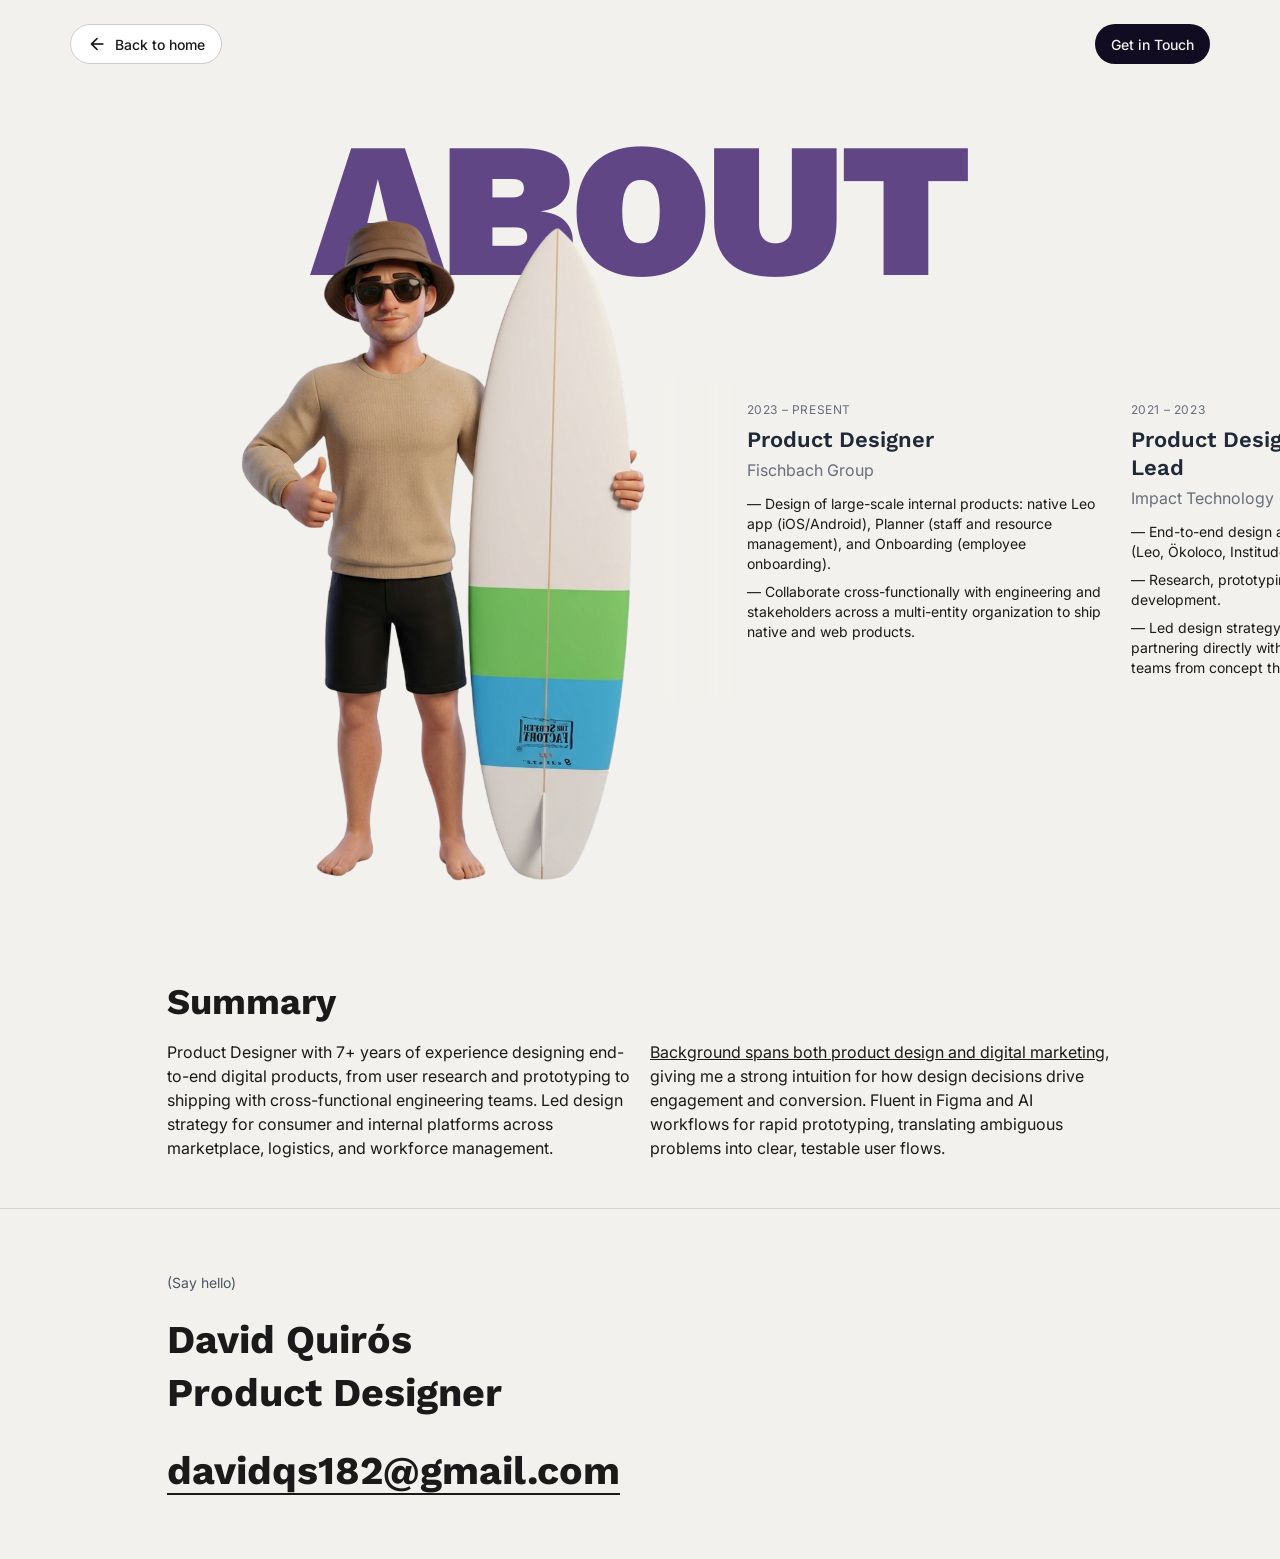
<file: about/index.html>
<!DOCTYPE html>
<html lang="en">
<head>
  <!-- Google tag (gtag.js) -->
  <script async src="https://www.googletagmanager.com/gtag/js?id=G-3EV32X3877"></script>
  <script>
    window.dataLayer = window.dataLayer || [];
    function gtag(){dataLayer.push(arguments);}
    gtag('js', new Date());

    gtag('config', 'G-3EV32X3877');
  </script>
  <!-- End Google tag (gtag.js) -->
  <!-- Google Tag Manager -->
  <script>(function(w,d,s,l,i){w[l]=w[l]||[];w[l].push({'gtm.start':
  new Date().getTime(),event:'gtm.js'});var f=d.getElementsByTagName(s)[0],
  j=d.createElement(s),dl=l!='dataLayer'?'&l='+l:'';j.async=true;j.src=
  'https://www.googletagmanager.com/gtm.js?id='+i+dl;f.parentNode.insertBefore(j,f);
  })(window,document,'script','dataLayer','GTM-TLW9D86D');</script>
  <!-- End Google Tag Manager -->
  <meta charset="UTF-8">
  <meta name="viewport" content="width=device-width, initial-scale=1.0">
  <title>About — David Quirós</title>
  <meta name="description" content="David Quirós's professional experience as a Product Designer — roles, companies, and the work behind them.">
  <link rel="canonical" href="https://pixel-personas.com/about/">
  <meta property="og:title" content="About — David Quirós">
  <meta property="og:description" content="David Quirós's professional experience as a Product Designer — roles, companies, and the work behind them.">
  <meta property="og:url" content="https://pixel-personas.com/about/">
  <meta property="og:type" content="website">
  <meta property="og:image" content="https://pixel-personas.com/assets/images/open-graph-cover.jpg">
  <meta property="og:site_name" content="David Quirós — Product Designer">
  <meta name="twitter:card" content="summary_large_image">
  <meta name="twitter:title" content="About — David Quirós">
  <meta name="twitter:description" content="David Quirós's professional experience as a Product Designer — roles, companies, and the work behind them.">
  <meta name="twitter:image" content="https://pixel-personas.com/assets/images/open-graph-cover.jpg">
  <link rel="icon" type="image/png" href="../assets/Logo/favicon.png">
  <link rel="preconnect" href="https://fonts.googleapis.com">
  <link href="https://fonts.googleapis.com/css2?family=Work+Sans:wght@400;500;600;900&family=Inter:wght@400;500;600&display=swap" rel="stylesheet">
  <link href="https://fonts.googleapis.com/css2?family=Material+Symbols+Rounded:opsz,wght,FILL,GRAD@20..48,400,0,0" rel="stylesheet">
  <link rel="stylesheet" href="../css/tokens.css">
  <link rel="stylesheet" href="../css/components.css">
  <link rel="stylesheet" href="../css/styles.css">
  <!-- Solo para reusar .resume-summary/.resume-summary__body tal cual
       (misma sección Summary que resume.html, a pedido de David) — ver
       esa sección más abajo. -->
  <link rel="stylesheet" href="../css/resume.css">
</head>
<body>
  <!-- Google Tag Manager (noscript) -->
  <noscript><iframe src="https://www.googletagmanager.com/ns.html?id=GTM-TLW9D86D"
  height="0" width="0" style="display:none;visibility:hidden"></iframe></noscript>
  <!-- End Google Tag Manager (noscript) -->

  <header class="navbar container">
    <a href="/" class="btn btn--outline btn--md btn--back" aria-label="Back to home">
      <span class="material-symbols-rounded icon-back" aria-hidden="true">arrow_back</span>
      <span class="btn--back__label">Back to home</span>
    </a>
    <nav class="navbar__links">
      <a href="#contact" class="btn btn--dark btn--md">Get in Touch</a>
    </nav>
  </header>

  <main>
    <!-- Primer paso de la página de About, a pedido de David: mismo
         tratamiento que el hero de Home — "About" reusa .hero__title
         tal cual (mismo tamaño/estilo/posición que "Product Designer").
         El avatar ya no vive acá (bajó a .about-experience, ver abajo)
         — Navbar: en vez del logo de Home, un botón "Back to home"
         (patrón <a class="btn btn--outline">, mismo componente ya
         usado en otras páginas). -->
    <section class="hero container">
      <h1 class="hero__title hero__title--about">About</h1>
    </section>

    <!-- Experience: carrusel horizontal con el avatar "clavado"
         (position:sticky) a la izquierda mientras las tarjetas de
         experience (de la más reciente a la más antigua — mismo
         contenido/orden que la sección Experience de resume.html)
         siguen desplazándose por detrás. A pedido de David: "a partir
         de la columna 10, junto al avatar, se muestra en orden cada
         sección de experience... cuando hago swipe hacia la izquierda
         el avatar se queda fijo... al lado derecho de la imagen hay
         un fade blanco sobre el que las secciones siguen scrolleando
         bajo ella." El avatar queda fijo desde el arranque porque su
         posición natural en el track ya está pegada al borde
         izquierdo (scrollLeft:0 = columna 1) — position:sticky no
         necesita "viajar" para clavarse ahí. Full-bleed (fuera de
         .container) para poder scrollear más allá del borde derecho
         de la pantalla — mismo mecanismo (scroll nativo,
         overflow-x:auto, sin JS de drag) que
         .project-process__carousel / .project-testimonial__track en
         project-onboarding.css. -->
    <section class="about-experience">
      <div class="about-experience__track">
        <!-- Tapa la columna 1 con un elemento real (sticky, mismo
             fondo que la página) en vez de padding invisible — ver
             comentario en styles.css. -->
        <div class="about-experience__edge" aria-hidden="true"></div>

        <div class="about-experience__pin">
          <div class="about-experience__avatar-backing" aria-hidden="true"></div>
          <img
            class="about-experience__avatar"
            src="../assets/images/about-avatar.png"
            alt="David Quirós sonriendo, con sombrero y lentes de sol, sosteniendo una tabla de surf"
            draggable="false"
          >
          <div class="about-experience__fade" aria-hidden="true"></div>
        </div>

        <!-- Mismo efecto de carga inicial que en los títulos/eyebrows
             de las páginas de proyecto (reveal-title en fecha+rol,
             reveal-body en empresa+bullets — ver ese patrón en
             project-onboarding/index.html). Un solo observer genérico
             en main.js ya cubre estas clases en cualquier página. -->
        <ul class="about-experience__list">
          <li class="about-experience__item">
            <p class="about-experience__dates reveal-title">2023 – Present</p>
            <h3 class="about-experience__role reveal-title">Product Designer</h3>
            <p class="about-experience__company reveal-body">Fischbach Group</p>
            <ul class="about-experience__bullets reveal-body">
              <li>— Design of large-scale internal products: native Leo app (iOS/Android), Planner (staff and resource management), and Onboarding (employee onboarding).</li>
              <li>— Collaborate cross-functionally with engineering and stakeholders across a multi-entity organization to ship native and web products.</li>
            </ul>
          </li>
          <li class="about-experience__item">
            <p class="about-experience__dates reveal-title">2021 – 2023</p>
            <h3 class="about-experience__role reveal-title">Product Designer &amp; Strategy Lead</h3>
            <p class="about-experience__company reveal-body">Impact Technology</p>
            <ul class="about-experience__bullets reveal-body">
              <li>— End-to-end design and strategy for digital products (Leo, Ökoloco, Institude Wissen, VOCHECKER).</li>
              <li>— Research, prototyping, and close collaboration with development.</li>
              <li>— Led design strategy across 4 concurrent products, partnering directly with clients, PMs, and engineering teams from concept through launch.</li>
            </ul>
          </li>
          <li class="about-experience__item">
            <p class="about-experience__dates reveal-title">2019 – 2021</p>
            <h3 class="about-experience__role reveal-title">Digital Marketing Manager &amp; UX Strategist</h3>
            <p class="about-experience__company reveal-body">Colono Construcción</p>
            <ul class="about-experience__bullets reveal-body">
              <li>— Managed advertising campaigns across Google, Facebook, Instagram, and TikTok.</li>
              <li>— Optimized web experience to align with each campaign, focused on conversion and KPIs.</li>
            </ul>
          </li>
          <li class="about-experience__item">
            <p class="about-experience__dates reveal-title">2017 – 2018</p>
            <h3 class="about-experience__role reveal-title">UX Researcher &amp; Product Catalog Designer</h3>
            <p class="about-experience__company reveal-body">Electro Caribe S&amp;C</p>
            <ul class="about-experience__bullets reveal-body">
              <li>— User research and redesign of electrical product lines (industrial, commercial, home).</li>
              <li>— Digital and printed catalogs, plus training for key stakeholders.</li>
            </ul>
          </li>
        </ul>
      </div>

    </section>

    <!-- Summary: idéntica a la de resume.html (mismas clases, mismo
         copy) — a pedido de David, reusa .resume-summary/
         .resume-summary__body de css/resume.css en vez de duplicar
         estilo nuevo. Si el copy cambia en resume.html, hay que
         replicar el cambio acá también (no hay una sola fuente de
         verdad compartida todavía). -->
    <section class="resume-summary container">
      <div class="grid-12">
        <h2 class="resume-section__heading">Summary</h2>
        <p class="resume-summary__body resume-summary__body--col1">
          Product Designer with 7+ years of experience designing end-to-end
          digital products, from user research and prototyping to shipping
          with cross-functional engineering teams. Led design strategy for
          consumer and internal platforms across marketplace, logistics, and
          workforce management.
        </p>
        <p class="resume-summary__body resume-summary__body--col2">
          <strong>Background spans both product design and digital
          marketing</strong>, giving me a strong intuition for how design
          decisions drive engagement and conversion. Fluent in Figma and AI
          workflows for rapid
          prototyping, translating ambiguous problems into clear, testable
          user flows.
        </p>
      </div>
    </section>

    <!-- Get in touch: mismo bloque de texto que en Home/project-onboarding
         (ver css/styles.css .contact) — sin la columna de fotos: esas
         fotos son del contexto de Home, no tiene sentido repetirlas
         acá (a pedido de David: "la seccion de contacto se debe ver
         como la de la pagina de proyectos"). El botón "Get in Touch"
         del navbar apunta a #contact. -->
    <section class="contact container" id="contact">
      <div class="contact__grid grid-12">
        <div class="contact__info">
          <p class="contact__label">(Say hello)</p>
          <p class="contact__name">David Quirós</p>
          <p class="contact__role">Product Designer</p>
          <a href="mailto:davidqs182@gmail.com" class="contact__email">davidqs182@gmail.com</a>
        </div>
      </div>
    </section>
  </main>

  <!-- Herramienta de guía (no es parte del diseño del sitio, solo
       visible en localhost — ver js/main.js): overlay del grid de 12
       columnas que sigue el breakpoint real del viewport (12 / 8 / 4
       col según el ancho, ver css/components.css) + botón para
       prenderlo/apagarlo. Atajo de teclado: "g". -->
  <div id="grid-overlay" aria-hidden="true">
    <div class="grid-overlay__col"></div>
    <div class="grid-overlay__col"></div>
    <div class="grid-overlay__col"></div>
    <div class="grid-overlay__col"></div>
    <div class="grid-overlay__col"></div>
    <div class="grid-overlay__col"></div>
    <div class="grid-overlay__col"></div>
    <div class="grid-overlay__col"></div>
    <div class="grid-overlay__col"></div>
    <div class="grid-overlay__col"></div>
    <div class="grid-overlay__col"></div>
    <div class="grid-overlay__col"></div>
  </div>

  <div id="dev-tools">
    <button id="grid-overlay-toggle" type="button">
      <span class="material-symbols-rounded" aria-hidden="true">grid_on</span>
      Grid
    </button>
  </div>

  <script src="../js/main.js"></script>
</body>
</html>
</file>
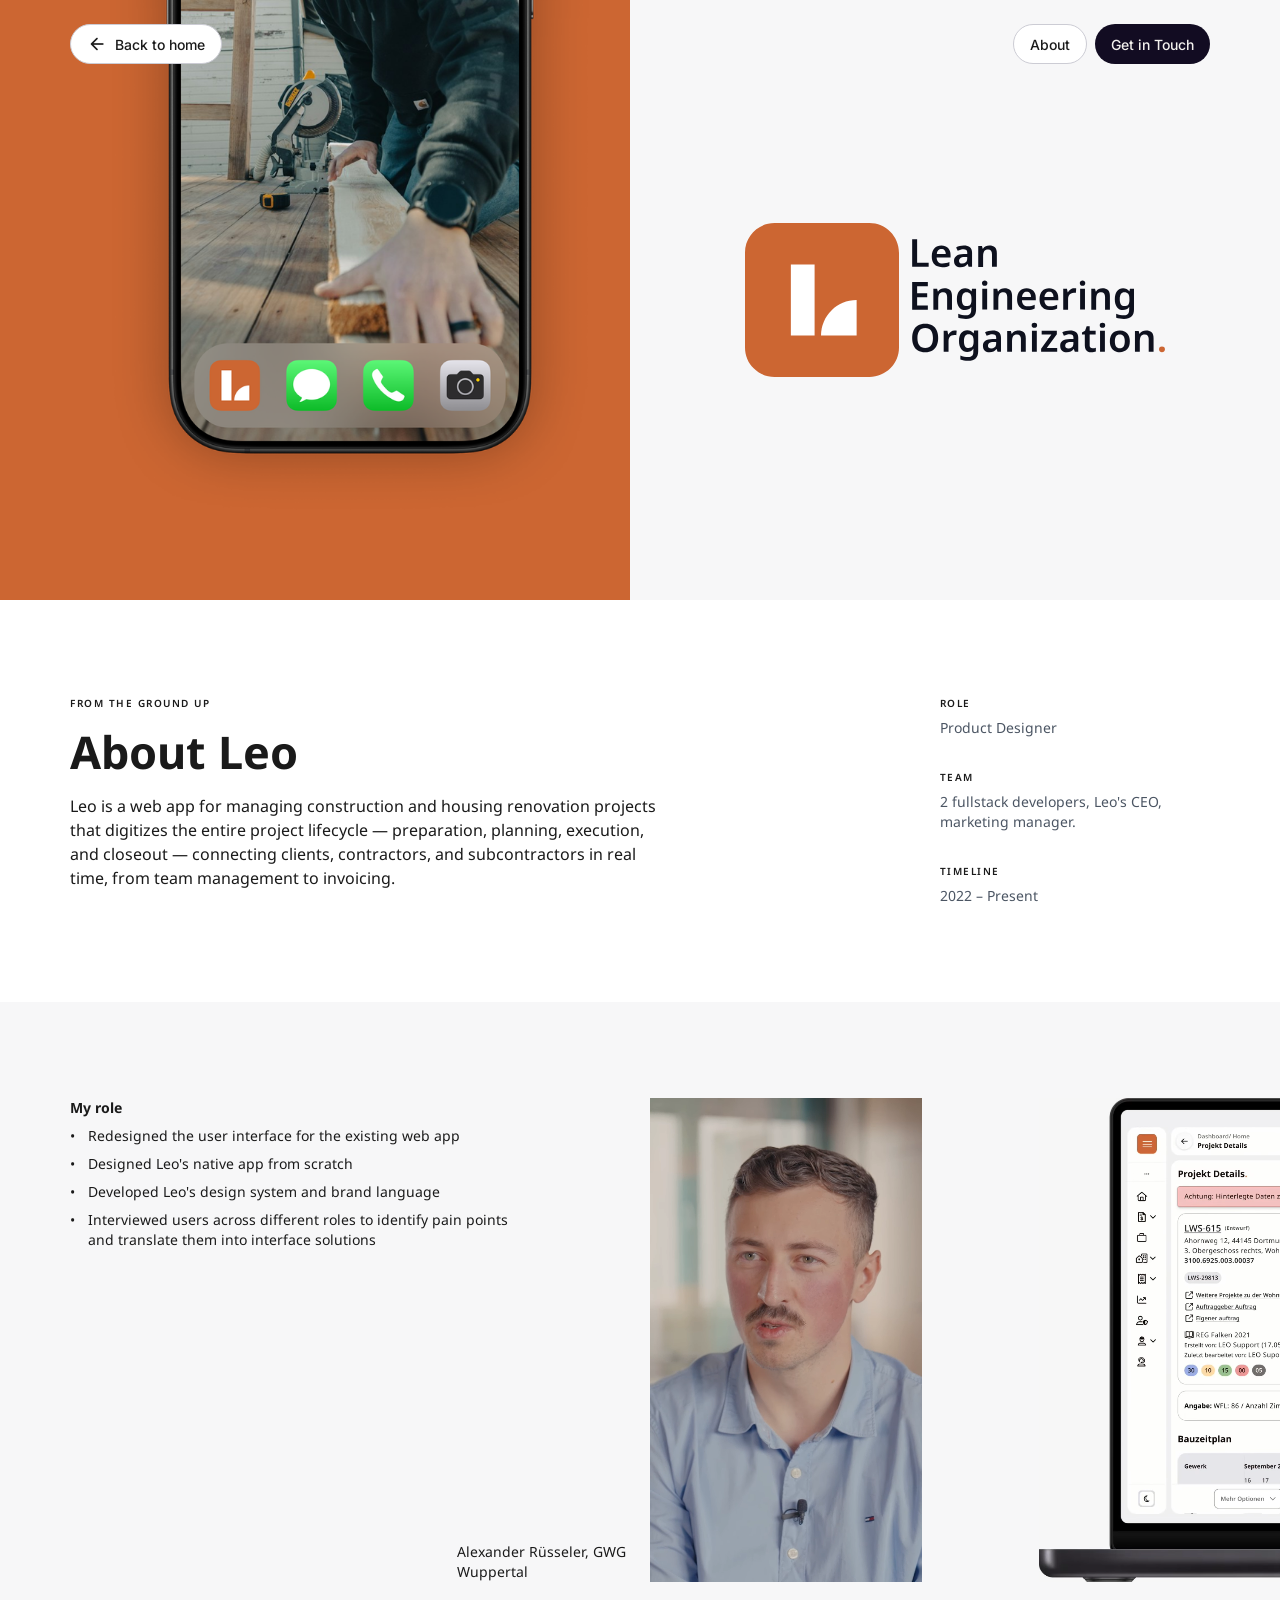
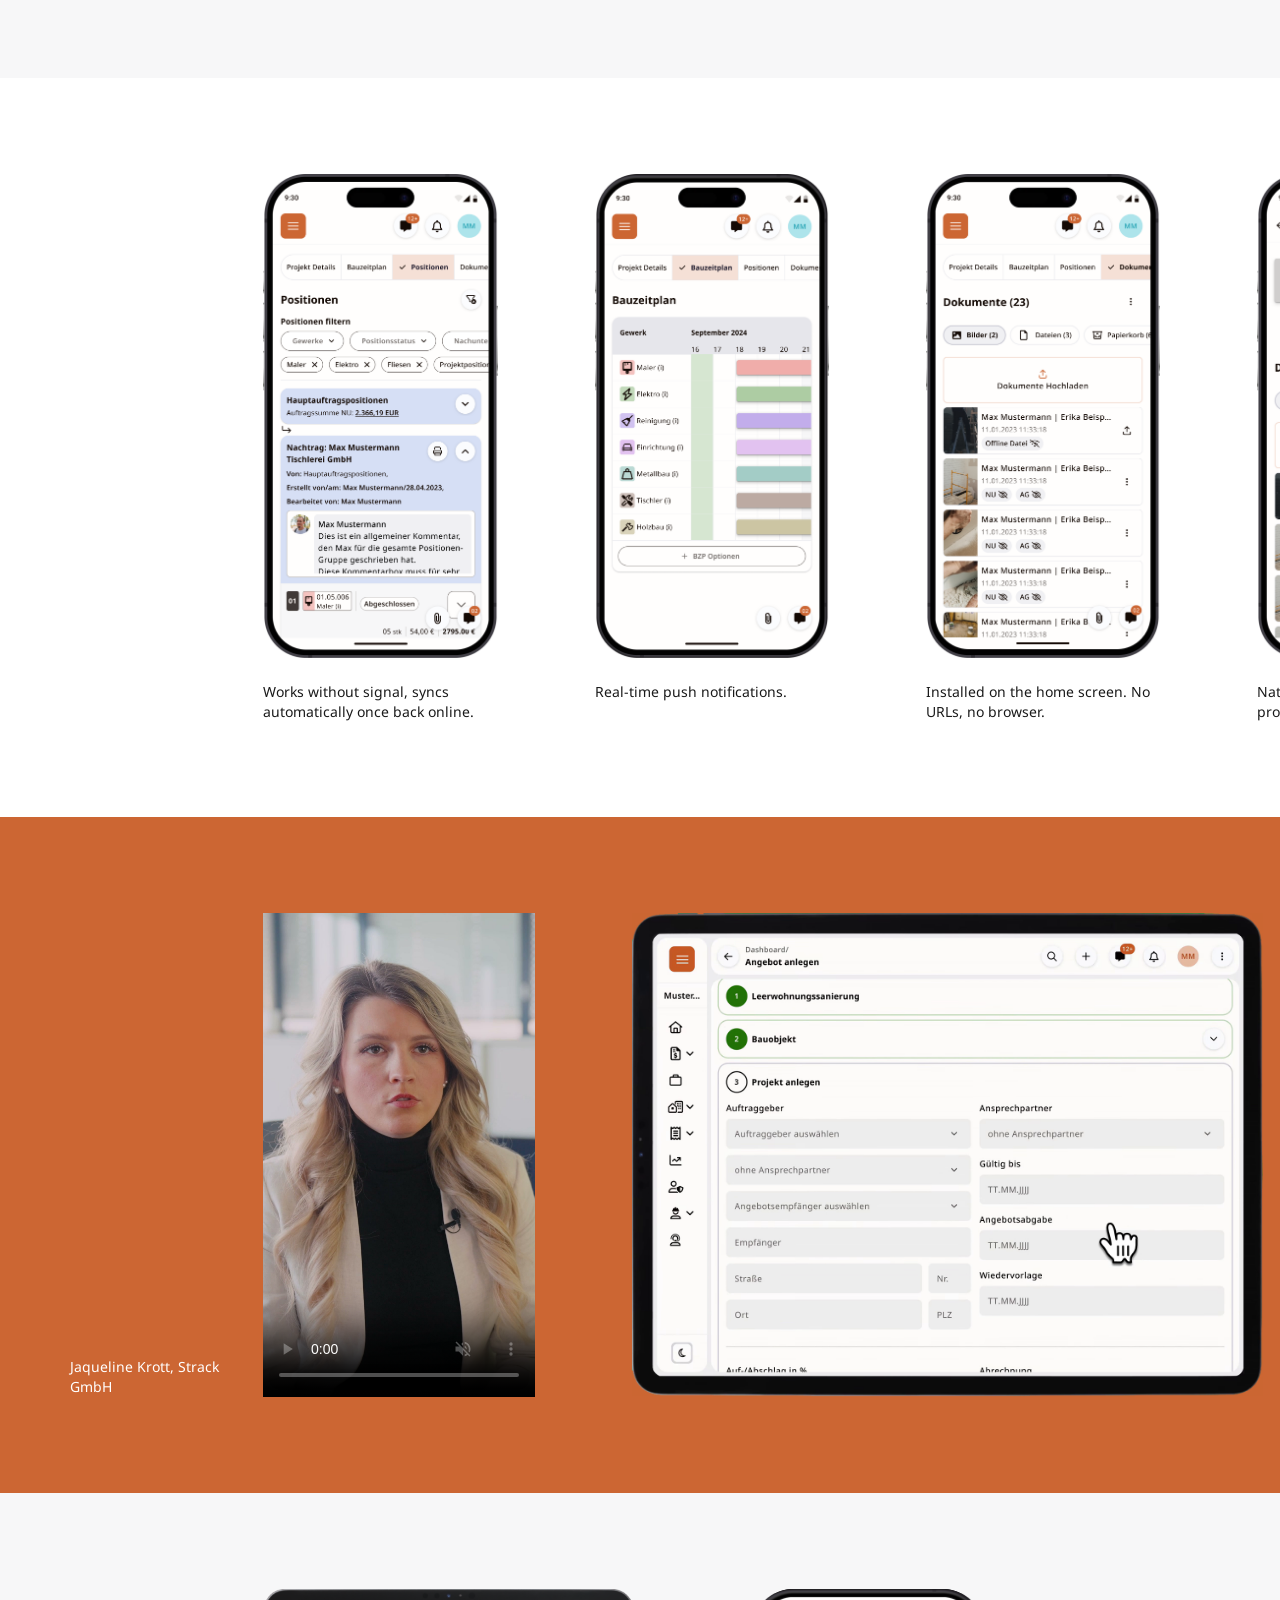
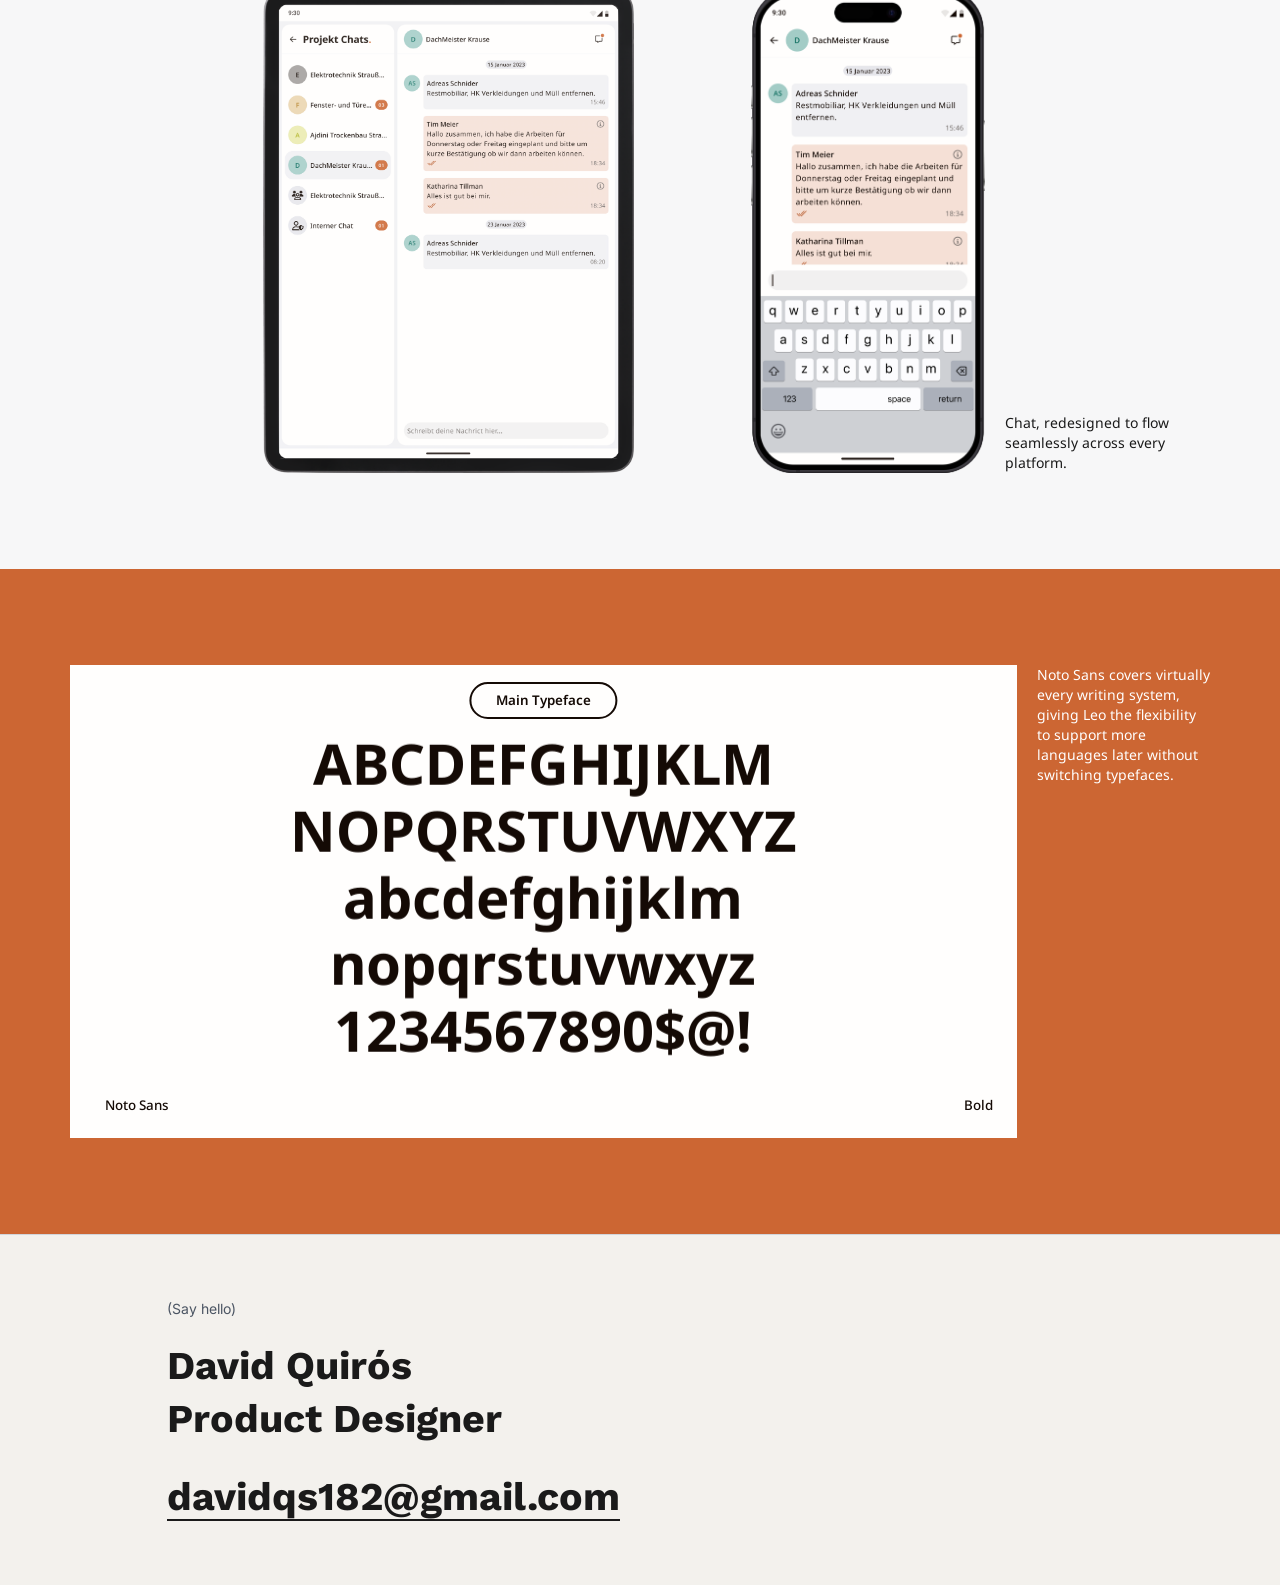
<file: project-leo/index.html>
<!DOCTYPE html>
<html lang="en">
<head>
  <!-- Google tag (gtag.js) -->
  <script async src="https://www.googletagmanager.com/gtag/js?id=G-3EV32X3877"></script>
  <script>
    window.dataLayer = window.dataLayer || [];
    function gtag(){dataLayer.push(arguments);}
    gtag('js', new Date());

    gtag('config', 'G-3EV32X3877');
  </script>
  <!-- End Google tag (gtag.js) -->
  <!-- Google Tag Manager -->
  <script>(function(w,d,s,l,i){w[l]=w[l]||[];w[l].push({'gtm.start':
  new Date().getTime(),event:'gtm.js'});var f=d.getElementsByTagName(s)[0],
  j=d.createElement(s),dl=l!='dataLayer'?'&l='+l:'';j.async=true;j.src=
  'https://www.googletagmanager.com/gtm.js?id='+i+dl;f.parentNode.insertBefore(j,f);
  })(window,document,'script','dataLayer','GTM-TLW9D86D');</script>
  <!-- End Google Tag Manager -->
  <meta charset="UTF-8">
  <meta name="viewport" content="width=device-width, initial-scale=1.0">
  <title>Leo — David Quirós</title>
  <meta name="description" content="Leo — a web app for managing construction and renovation projects end to end, connecting clients, contractors, and subcontractors in real time. A case study by David Quirós.">
  <link rel="canonical" href="https://pixel-personas.com/project-leo/">
  <!-- og:image sí lleva imagen acá (a diferencia de las otras páginas):
       ya existe una portada real de Leo a 1300×671 (~1.94:1, cerca del
       1.91:1 que pide el estándar de OG) — ver .project-card__image en
       Home, mismo archivo. -->
  <meta property="og:title" content="Leo — David Quirós">
  <meta property="og:description" content="A web app for managing construction and renovation projects end to end, connecting clients, contractors, and subcontractors in real time.">
  <meta property="og:url" content="https://pixel-personas.com/project-leo/">
  <meta property="og:type" content="website">
  <meta property="og:image" content="https://pixel-personas.com/assets/images/work-leo-cover-v5.png">
  <meta property="og:site_name" content="David Quirós — Product Designer">
  <meta name="twitter:card" content="summary_large_image">
  <meta name="twitter:title" content="Leo — David Quirós">
  <meta name="twitter:description" content="A web app for managing construction and renovation projects end to end, connecting clients, contractors, and subcontractors in real time.">
  <meta name="twitter:image" content="https://pixel-personas.com/assets/images/work-leo-cover-v5.png">
  <link rel="icon" type="image/png" href="../assets/Logo/favicon.png">
  <link rel="preconnect" href="https://fonts.googleapis.com">
  <link href="https://fonts.googleapis.com/css2?family=Work+Sans:wght@400;500;600;900&family=Inter:wght@400;500;600&family=Noto+Sans:wght@100..900&display=swap" rel="stylesheet">
  <link href="https://fonts.googleapis.com/css2?family=Material+Symbols+Rounded:opsz,wght,FILL,GRAD@20..48,400,0,0" rel="stylesheet">
  <link rel="stylesheet" href="../css/tokens.css">
  <link rel="stylesheet" href="../css/components.css">
  <link rel="stylesheet" href="../css/styles.css">
  <link rel="stylesheet" href="../css/project-leo.css">
</head>
<body>
  <!-- Google Tag Manager (noscript) -->
  <noscript><iframe src="https://www.googletagmanager.com/ns.html?id=GTM-TLW9D86D"
  height="0" width="0" style="display:none;visibility:hidden"></iframe></noscript>
  <!-- End Google Tag Manager (noscript) -->

  <!-- Header + hero: primera parte de esta página (a pedido de David,
       el resto del contenido del hero todavía no está diseñado). Header
       con los MISMOS botones que project-onboarding/
       project-youtube-discovery (ícono + label en "Back to home", link
       "About") — a pedido de David, no la versión simplificada sin
       ícono que traía el diseño de Figma (node 385:42660).

       El fondo NO es un screenshot único (esa fue la primera versión,
       David la rechazó: "deben ser elementos separados... para que
       sean responsivos posteriormente") — son 3 piezas independientes,
       ver .project-leo__hero-visual más abajo: fondo anaranjado (color
       CSS), imagen (foto de los banners, asset real de Figma) y mockup
       (recorte propio, ver ese comentario). Cada una se puede
       reposicionar/redimensionar por separado en un próximo paso para
       breakpoints angostos, sin depender de una sola imagen plana. -->
  <div class="project-leo__hero-wrap">
    <div class="project-leo__hero-visual" aria-hidden="true">
      <div class="project-leo__hero-bg"></div>
      <!-- Panel blanco + logo — a pedido de David: "en lugar de la
           imagen a la derecha, fondo blanco que ya está en la portada
           en Home, pero con el logo y la frase como está en este
           Figma" (node 608:49243). Reemplaza la foto de los banners de
           la feria que vivía acá. Ver css/project-leo.css
           .project-leo__hero-panel/.project-leo__hero-logo. -->
      <div class="project-leo__hero-panel">
        <img
          class="project-leo__hero-logo"
          src="../assets/Logo/leo-lean-engineering-logo.svg"
          alt=""
          width="420"
          height="154"
          loading="lazy"
        >
      </div>
      <!-- Mockup del iPhone — David re-exportó el PNG completo y
           correcto (mockup entero, incluida la barra de estado real),
           que reemplaza tanto el screenshot recortado de la primera
           versión como el compuesto armado a mano con assets sueltos
           de la segunda. Un solo <img>, transparente alrededor del
           teléfono.

           650×1181 (no 700×1214, el export original) — recortado al
           bounding box real de todo lo que tiene algo de opacidad
           (bisel del teléfono + la sombra difuminada que lo rodea),
           con ffmpeg. Dos vueltas de recorte hasta llegar acá:
           1) primero se recortó al bounding box del bisel+sombra con
           un umbral de alpha>10 (577×1107) porque David marcó que el
           <img> medía 4 columnas pero el TELÉFONO visible no — el
           archivo original traía de más aire transparente alrededor.
           2) ese recorte, sin querer, cortó la sombra A MITAD DE SU
           degradado (la sombra es un halo negro difuminado que recién
           llega a alpha:0 real bastante más lejos del bisel de lo que
           alcanzaba ese primer recorte) — David lo marcó como "borde
           pronunciado" en la sombra. Este recorte final usa alpha>0
           (el límite real donde el degradado ya llegó a cero) para
           que la sombra se difumine completa, sin corte — ver
           css/project-leo.css para cómo se compensa el ancho/posición
           para que el BISEL (no el archivo con la sombra) siga
           midiendo justo 4 columnas. -->
      <img
        class="project-leo__hero-mockup"
        src="../assets/images/project-leo-mockup.png"
        alt=""
        width="650"
        height="1181"
        loading="lazy"
      >
    </div>

    <header class="navbar--project">
      <div class="navbar container">
        <a href="/" class="btn btn--outline btn--md btn--back" aria-label="Back to home">
          <span class="material-symbols-rounded icon-back" aria-hidden="true">arrow_back</span>
          <span class="btn--back__label">Back to home</span>
        </a>
        <nav class="navbar__links">
          <a href="/about/" class="btn btn--outline btn--md">About</a>
          <a href="#contact" class="btn btn--dark btn--md">Get in Touch</a>
        </nav>
      </div>
    </header>

    <!-- Mismo alto que .project-hero en project-onboarding.css: 512px
       = 600px (header + hero combinados, mismo total que el resto de
       las páginas de proyecto) menos los 88px que ya mide el header.
       Sin contenido visual todavía — ver el TODO de acá abajo. El <h1>
       sí se agrega ya (oculto visualmente, .sr-only): cada página
       necesita exactamente uno para SEO/accesibilidad, sin depender de
       que el diseño final del hero esté listo en Figma — cuando llegue
       ese contenido, este texto puede quedar visible en vez de oculto,
       o reemplazarse por el título real. -->
    <section class="project-hero">
      <h1 class="sr-only">Leo — construction and renovation project management app</h1>
    </section>
  </div>

  <main>
    <!-- TODO: el resto del hero (título, copy dentro de .project-hero)
         todavía no está diseñado en Figma — se agrega en un próximo
         paso. Esta sección "About Leo" es la primera pieza de
         contenido real de la página, ya con copy final de David. -->
    <section class="project-leo__about">
      <div class="project-leo__about-inner container">
        <div class="project-leo__about-grid grid-12">
          <div class="project-leo__about-content">
            <p class="eyebrow reveal-title">From the ground up</p>
            <h2 class="project-leo__about-headline reveal-title">About Leo</h2>
            <p class="project-leo__about-body reveal-body">Leo is a web app for managing construction and housing renovation projects that digitizes the entire project lifecycle — preparation, planning, execution, and closeout — connecting clients, contractors, and subcontractors in real time, from team management to invoicing.</p>
          </div>
          <dl class="project-leo__about-meta reveal-body">
            <div class="project-leo__about-meta-item">
              <dt class="eyebrow">Role</dt>
              <dd>Product Designer</dd>
            </div>
            <div class="project-leo__about-meta-item">
              <dt class="eyebrow">Team</dt>
              <dd>2 fullstack developers, Leo's CEO, marketing manager.</dd>
            </div>
            <div class="project-leo__about-meta-item">
              <dt class="eyebrow">Timeline</dt>
              <dd>2022 – Present</dd>
            </div>
          </dl>
        </div>
      </div>
    </section>

    <!-- Video de LinkedIn de Leo Software — David pidió ocultarlo
         ("no me gusta"), comentado en vez de borrado: la compresión
         (assets/animations/leo-linkedin-video/, ver README.md ahí) y
         las reglas CSS (.project-leo__section-video en project-leo.css)
         quedan listas por si se retoma. Mientras tanto la sección vuelve
         a ser el bloque naranja vacío de antes.
    <section class="project-leo__section-orange">
      <video
        class="project-leo__section-video"
        poster="../assets/animations/leo-linkedin-video/leo-linkedin-video-poster.jpg"
        width="1280"
        height="720"
        controls
        preload="metadata"
      >
        <source src="../assets/animations/leo-linkedin-video/leo-linkedin-video.webm" type="video/webm">
        <source src="../assets/animations/leo-linkedin-video/leo-linkedin-video.mp4" type="video/mp4">
      </video>
    </section>
    -->
    <!-- Referencia del sistema de diseño de Leo — captura real de
         Figma ("Design System.png", carpeta Desktop/Figma Test/ de
         David) con los componentes de documentos, escala de color,
         íconos y comentarios del producto. Reemplaza a la animación
         de carga (David pidió eliminarla, no ocultarla — a diferencia
         del video de LinkedIn más arriba, acá no se dejó el código
         comentado: ver git history si hace falta recuperarla). -->
    <!-- "The problem" — copy final de David, primera pieza de
         narrativa del caso de estudio después de "About Leo". Va en la
         misma fila que la imagen del sistema de diseño (5 columnas,
         empuja a la imagen y al caption hacia la derecha) — ver
         .project-leo__section-inner en css/project-leo.css para el
         scroll horizontal que esto necesita.

         Oculto por el momento a pedido de David ("oculta por el
         momento the problem") — mismo patrón que el video de LinkedIn
         más arriba: el código queda COMENTADO, no borrado, para poder
         retomarlo. "My role" (ver más abajo) ocupa su lugar en la fila
         mientras tanto, mismas clases (.project-leo__problem/-title),
         mismo estilo — a pedido explícito de David ("agrega en el
         mismo estilo esto").
    <div class="project-leo__problem">
      <h2 class="project-leo__problem-title reveal-title">The problem</h2>
      <p class="project-leo__problem-body reveal-body">Auftraggeber, site manager, and worker — three roles, three different urgencies, stuck in the same rigid interface.</p>
      <p class="project-leo__problem-body reveal-body">One needs the building ready to rent out. Another needs every task completed on time. The third just wants clear instructions, no delays, so they can invoice fast.</p>
      <p class="project-leo__problem-body reveal-body">The old app treated them all the same: fixed states, static, zero clear real-time communication from planning to invoicing.</p>
      <p class="project-leo__problem-body reveal-body">The challenge wasn't showing more data — it was showing the right data, to the right person, at the right time.</p>
    </div>
    -->
    <section class="project-leo__section-orange">
      <div class="project-leo__section-inner">
        <div class="project-leo__problem">
          <h2 class="project-leo__problem-title reveal-title">My role</h2>
          <ul class="project-leo__role-list reveal-body">
            <li class="project-leo__problem-body">Redesigned the user interface for the existing web app</li>
            <li class="project-leo__problem-body">Designed Leo's native app from scratch</li>
            <li class="project-leo__problem-body">Developed Leo's design system and brand language</li>
            <li class="project-leo__problem-body">Interviewed users across different roles to identify pain points and translate them into interface solutions</li>
          </ul>
        </div>
        <div class="project-leo__testimonial-caption">
          <p class="project-leo__section-caption-body">Alexander Rüsseler, GWG Wuppertal</p>
        </div>
        <!-- controlsList/disablePictureInPicture — a pedido de David:
             "el boton de los tres puntos verticales no los pudiste
             quitar o apagar?". El primer intento (CSS
             ::-webkit-media-controls-overflow-button, ver
             css/project-leo.css) no funcionó — Chrome rediseñó sus
             controles nativos y ese botón específico ya no responde a
             ese truco. controlsList SÍ funciona: es una API real de
             Chrome/Edge (HTMLMediaElement.controlsList), no un hack de
             CSS — le dice al navegador que ni GENERE esos botones
             (descarga, reproducción remota/cast, velocidad de
             reproducción), a diferencia de ocultarlos después con
             CSS. Con todo lo que alimentaba al menú de "más opciones"
             deshabilitado, Chrome ya no arma el menú — confirmado en
             vivo, el botón de 3 puntos desaparece del todo.
             disablePictureInPicture (atributo booleano propio del
             elemento, no parte de controlsList) saca el picture-in-
             picture por el mismo motivo. nofullscreen en controlsList
             ya cubre Chrome/Edge; el ::-webkit-media-controls-
             fullscreen-button en CSS queda como respaldo para Safari,
             que no soporta controlsList. Firefox no soporta ninguna de
             las dos cosas — ahí seguirían apareciendo estos botones,
             sin forma de ocultarlos. -->
        <!-- data-src (no src) en los <source> + preload="none" — a
             pedido de David, mismo lazy-load que ya usa el resto del
             sitio (ver "Lazy-load de videos de proyecto" en js/main.js):
             sin esto, el navegador intentaba descargar y arrancar este
             video apenas cargaba la página, sin importar si el usuario
             había scrolleado hasta acá — compitiendo por ancho de banda
             con los otros videos de la fila desde el segundo 0. El
             script genérico ya lo agarra solo (busca CUALQUIER <video>
             con source[data-src], sin necesitar tocar el JS), y recién
             copia data-src → src + hace .play() cuando la fila entra en
             pantalla. Sin autoplay acá (ese script llama .play() él
             mismo una vez cargado; el atributo HTML quedaría inerte
             sin src que reproducir de entrada). -->
        <video
          class="project-leo__testimonial-vertical"
          poster="../assets/animations/leo-testimonial-vertical/leo-testimonial-vertical-poster.jpg"
          width="1080"
          height="1920"
          controls
          controlsList="nofullscreen nodownload noremoteplayback noplaybackrate"
          disablePictureInPicture
          muted
          loop
          playsinline
          preload="none"
        >
          <source data-src="../assets/animations/leo-testimonial-vertical/leo-testimonial-vertical.webm" type='video/webm; codecs="vp9, opus"'>
          <!-- HEVC — a pedido de David: el MP4 de abajo (H.264, CRF10
               del preset V0.1 de este sitio, pensado para capturas de
               UI muy nítidas) pesaba 55MB; Safari/iOS no soporta WebM
               en absoluto así que TODO visitante de iPhone caía en ese
               MP4 de 55MB tratando de autoplay — coincide con "el video
               no arranca" que David reportó, solo en iOS. Mismo códec
               que ya usa .project-leo__offer-demo (hvc1, decodificado
               por hardware en iOS), acá sin alpha (video opaco, no
               hace falta premultiplicar). Re-encodado a 8.3MB (CRF20,
               libx265) — de tamaño similar al WebM, ya no al H.264. -->
          <source data-src="../assets/animations/leo-testimonial-vertical/leo-testimonial-vertical-hevc.mp4" type='video/mp4; codecs="hvc1"'>
          <source data-src="../assets/animations/leo-testimonial-vertical/leo-testimonial-vertical.mp4" type="video/mp4">
        </video>
        <!-- data-src + preload="none" — a pedido de David, mismo
             lazy-load genérico que el resto del sitio (ver el
             comentario completo en .project-leo__testimonial-vertical
             más arriba). -->
        <video
          class="project-leo__macbook-demo"
          poster="../assets/animations/leo-macbook-demo/leo-macbook-demo-poster.jpg"
          width="1788"
          height="1080"
          muted
          loop
          playsinline
          preload="none"
        >
          <source data-src="../assets/animations/leo-macbook-demo/leo-macbook-demo.webm" type='video/webm; codecs="vp9"'>
          <source data-src="../assets/animations/leo-macbook-demo/leo-macbook-demo.mp4" type="video/mp4">
        </video>
        <div class="project-leo__macbook-caption">
          <p class="project-leo__section-caption-body">All communication, centralized in one view — nothing lost between clients, contractors, and subcontractors.</p>
        </div>
        <!-- .project-leo__section-image-anim (screenshot del sistema de
             diseño) y .project-leo__section-caption (avatar+quote+
             "Design system:") SE MOVIERON de acá a la última sección,
             al final de todo — a pedido de David: "mueve este contenido
             al final de la última sección dejando una columna de
             espacio" y, en un segundo pedido, "te faltó mover también
             esta animación" (la imagen se había quedado atrás la
             primera vez). Ver css/project-leo.css .project-leo__section-image-anim
             / .project-leo__section-caption y el HTML antes de "Get in
             touch". .project-leo__macbook-caption (arriba) pasó a ser
             el último hijo real de esta fila, así que hereda el
             margin-right de fin de scroll (ver ese comentario en el
             CSS). -->
        <!-- QUITADOS de la primera sección ("My role") a pedido de David:
             la animación de la tablet, la del celular y su texto "Chat,
             redesigned to flow seamlessly across every platform." Esos
             tres viven ahora sólo en la última sección ("Chat
             Interaction"). Comentados en vez de borrados. (El último
             hijo real de esta fila ya NO es .project-leo__section-caption
             — se movió a la última sección, ver el comentario arriba —
             ahora es .project-leo__section-image-anim.)
        <div class="project-leo__ipad-anim">
          <img
            class="project-leo__ipad-anim-frame project-leo__ipad-anim-frame--1"
            src="../assets/images/leo/ipad-1.png"
            alt="Vista de iPad de los chats de proyecto de Leo: hilo de mensajes de DachMeister Krause con el teclado abriéndose al escribir una respuesta"
            width="1100"
            height="1434"
            loading="lazy"
          >
          <img
            class="project-leo__ipad-anim-frame project-leo__ipad-anim-frame--2"
            src="../assets/images/leo/ipad-2.png"
            alt=""
            aria-hidden="true"
            width="1100"
            height="1434"
            loading="lazy"
          >
        </div>
        <div class="project-leo__screen-anim">
          <img
            class="project-leo__screen-anim-frame project-leo__screen-anim-frame--1"
            src="../assets/images/leo/screen-1.png"
            alt="Vista de celular de los chats de proyecto de Leo: lista de chats, hilo de mensajes de DachMeister Krause y el teclado abriéndose al escribir una respuesta"
            width="477"
            height="984"
            loading="lazy"
          >
          <img
            class="project-leo__screen-anim-frame project-leo__screen-anim-frame--2"
            src="../assets/images/leo/screen-2.png"
            alt=""
            aria-hidden="true"
            width="477"
            height="984"
            loading="lazy"
          >
          <img
            class="project-leo__screen-anim-frame project-leo__screen-anim-frame--3"
            src="../assets/images/leo/screen-3.png"
            alt=""
            aria-hidden="true"
            width="477"
            height="984"
            loading="lazy"
          >
        </div>
        <div class="project-leo__screen-caption">
          <p class="project-leo__section-caption-body">Chat, redesigned to flow seamlessly across every platform.</p>
        </div>
        -->
      </div>
    </section>
    <!-- Sección intermedia, fondo blanco: mismo layout (fila scrolleable,
         contenido desde la columna 1) con 4 capturas de celular de la
         app, separadas por 1 columna de por medio, en este orden:
         Positionen, Bauzeitplan, Dokumente, Dokumente offline. Los
         datos ya vienen anonimizados desde Figma (nombres de mock). -->
    <section class="project-leo__section-orange project-leo__section-orange--white">
      <div class="project-leo__section-inner">
        <!-- Título "Native Leo app:" en las columnas 1-2, arriba, justo
             antes del primer celular (columna 3); mismo estilo que
             "My role". Los 4 puntos ya no van acá: cada uno va DEBAJO de
             su celular, a 24px (ver .project-leo__phone-item en
             css/project-leo.css). -->
        <div class="project-leo__phone-caption">
          <h2 class="project-leo__problem-title reveal-title">Native Leo app</h2>
        </div>
        <figure class="project-leo__phone-item">
          <img
            class="project-leo__phone-shot"
            src="../assets/images/leo/phone-positionen.png"
            alt="Leo en celular, pestaña Positionen: filtros por oficio, un grupo de posiciones principales y un anexo con comentario"
            width="1907"
            height="3932"
            loading="lazy"
          >
          <figcaption class="project-leo__phone-item-text project-leo__problem-body">Works without signal, syncs automatically once back online.</figcaption>
        </figure>
        <figure class="project-leo__phone-item">
          <img
            class="project-leo__phone-shot"
            src="../assets/images/leo/phone-bauzeitplan.png"
            alt="Leo en celular, pestaña Bauzeitplan: cronograma de obra por oficio (pintura, electricidad, limpieza, mobiliario, metalistería, carpintería, madera)"
            width="1907"
            height="3932"
            loading="lazy"
          >
          <figcaption class="project-leo__phone-item-text project-leo__problem-body">Real-time push notifications.</figcaption>
        </figure>
        <figure class="project-leo__phone-item">
          <img
            class="project-leo__phone-shot"
            src="../assets/images/leo/phone-dokumente.png"
            alt="Leo en celular, pestaña Dokumente: botón para subir documentos y lista de archivos con miniatura, autor y fecha"
            width="1907"
            height="3932"
            loading="lazy"
          >
          <figcaption class="project-leo__phone-item-text project-leo__problem-body">Installed on the home screen. No URLs, no browser.</figcaption>
        </figure>
        <figure class="project-leo__phone-item">
          <img
            class="project-leo__phone-shot"
            src="../assets/images/leo/phone-dokumente-offline.png"
            alt="Leo en celular sin conexión: aviso de modo offline y lista de documentos pendientes de subir"
            width="1907"
            height="3932"
            loading="lazy"
          >
          <figcaption class="project-leo__phone-item-text project-leo__problem-body">Native camera: Snap and upload progress photos in seconds.</figcaption>
        </figure>
      </div>
    </section>
    <!-- Segunda sección: mismo layout que la de arriba, fondo #CC6633
         (ver .project-leo__section-orange--accent en css/project-leo.css).
         El contenido va a ir variando — por ahora: testimonio vertical de
         Jaqueline Krott (mismo layout que el de Alexander Rüsseler) + una
         columna de espacio + demo "Angebot anlegen". El contenido arranca
         en la columna 1 (a pedido de David): caption en las columnas 1-2,
         testimonio en la 3. Primera vuelta tenía un div vacío que
         reservaba las 5 columnas de "My role" para alinear con la sección
         de arriba — se quitó. -->
    <section class="project-leo__section-orange project-leo__section-orange--accent">
      <div class="project-leo__section-inner">
        <div class="project-leo__testimonial-caption">
          <p class="project-leo__section-caption-body">Jaqueline Krott, Strack GmbH</p>
        </div>
        <!-- data-src + preload="none" — mismo motivo que en
             .project-leo__testimonial-vertical más arriba (ver ese
             comentario). -->
        <video
          class="project-leo__testimonial-vertical"
          poster="../assets/animations/leo-testimonial-vertical-2/leo-testimonial-vertical-2-poster.jpg"
          width="1080"
          height="1920"
          controls
          controlsList="nofullscreen nodownload noremoteplayback noplaybackrate"
          disablePictureInPicture
          muted
          loop
          playsinline
          preload="none"
        >
          <source data-src="../assets/animations/leo-testimonial-vertical-2/leo-testimonial-vertical-2.webm" type='video/webm; codecs="vp9, opus"'>
          <!-- HEVC para Safari/iOS — mismo motivo que en
               .project-leo__testimonial-vertical más arriba (ver ese
               comentario). Re-encodado de 43MB a 4.3MB. -->
          <source data-src="../assets/animations/leo-testimonial-vertical-2/leo-testimonial-vertical-2-hevc.mp4" type='video/mp4; codecs="hvc1"'>
          <source data-src="../assets/animations/leo-testimonial-vertical-2/leo-testimonial-vertical-2.mp4" type="video/mp4">
        </video>
        <!-- data-src + preload="none" — a pedido de David, mismo
             lazy-load genérico que el resto del sitio (ver el
             comentario completo en .project-leo__testimonial-vertical
             más arriba). -->
        <video
          class="project-leo__offer-demo"
          poster="../assets/animations/leo-offer-create/leo-offer-create-poster.png"
          width="1484"
          height="1138"
          muted
          loop
          playsinline
          preload="none"
        >
          <!-- Orden importante: 1) HEVC+alpha para Safari / iOS (Chrome y
               Firefox lo saltean porque no reconocen "hvc1" pelado),
               2) WebM VP9 con alpha para Chrome/Firefox, 3) MP4 opaco
               sobre #CC6633 como último recurso. Si el WebM fuera
               primero, Safari lo elegiría (reproduce VP9) pero sin la
               transparencia: esquinas negras. Ver el README de
               assets/animations/leo-offer-create/. -->
          <source data-src="../assets/animations/leo-offer-create/leo-offer-create-alpha.mp4" type='video/mp4; codecs="hvc1"'>
          <source data-src="../assets/animations/leo-offer-create/leo-offer-create.webm" type='video/webm; codecs="vp9"'>
          <source data-src="../assets/animations/leo-offer-create/leo-offer-create.mp4" type="video/mp4">
        </video>
        <div class="project-leo__offer-caption">
          <p class="project-leo__section-caption-body">Cleaner forms with structured steps, making it effortless to create a quote or a new project.</p>
        </div>
      </div>
    </section>
    <!-- Sección final: duplicado de la primera (fondo gris) pero solo con
         el título "Chat Interaction", la animación de la tablet, la del
         celular y su texto, alineados desde la columna 1 (antes CENTRADOS,
         ver el historial en .project-leo__section-orange--chat en
         css/project-leo.css). -->
    <section class="project-leo__section-orange project-leo__section-orange--chat">
      <div class="project-leo__section-inner">
        <!-- Título de la sección, mismo estilo y misma pieza que "Native
             Leo app" de la sección blanca (.project-leo__phone-caption:
             2 columnas, alineado arriba con la primera imagen). -->
        <div class="project-leo__phone-caption">
          <h2 class="project-leo__problem-title reveal-title">Chat Interaction</h2>
        </div>
        <div class="project-leo__ipad-anim">
          <img
            class="project-leo__ipad-anim-frame project-leo__ipad-anim-frame--1"
            src="../assets/images/leo/ipad-1.png"
            alt="Vista de iPad de los chats de proyecto de Leo: hilo de mensajes de DachMeister Krause con el teclado abriéndose al escribir una respuesta"
            width="1100"
            height="1434"
            loading="lazy"
          >
          <img
            class="project-leo__ipad-anim-frame project-leo__ipad-anim-frame--2"
            src="../assets/images/leo/ipad-2.png"
            alt=""
            aria-hidden="true"
            width="1100"
            height="1434"
            loading="lazy"
          >
        </div>
        <div class="project-leo__screen-anim">
          <img
            class="project-leo__screen-anim-frame project-leo__screen-anim-frame--1"
            src="../assets/images/leo/screen-1.png"
            alt="Vista de celular de los chats de proyecto de Leo: lista de chats, hilo de mensajes de DachMeister Krause y el teclado abriéndose al escribir una respuesta"
            width="477"
            height="984"
            loading="lazy"
          >
          <img
            class="project-leo__screen-anim-frame project-leo__screen-anim-frame--2"
            src="../assets/images/leo/screen-2.png"
            alt=""
            aria-hidden="true"
            width="477"
            height="984"
            loading="lazy"
          >
          <img
            class="project-leo__screen-anim-frame project-leo__screen-anim-frame--3"
            src="../assets/images/leo/screen-3.png"
            alt=""
            aria-hidden="true"
            width="477"
            height="984"
            loading="lazy"
          >
        </div>
        <div class="project-leo__screen-caption">
          <p class="project-leo__section-caption-body">Chat, redesigned to flow seamlessly across every platform.</p>
        </div>
      </div>
    </section>

    <!-- Sección nueva, fondo anaranjado #CC6633
         (.project-leo__section-orange--accent, misma que la sección de
         Jaqueline Krott/"Angebot anlegen" más arriba). A pedido de
         David: primero "de este color" [gris, por el elemento que tenía
         seleccionado], corregido a "que el fondo sea anaranjado".

         Contenido: specimen tipográfico de Noto Sans (Figma node
         585:60670, "Main Typeface" — mismo patrón que el specimen
         "Second Typeface" armado antes en el archivo Leo), 10 columnas
         de ancho.

         SEGUNDA VUELTA — a pedido de David, "quiero modificar el
         efecto, casi no me gusta", con un efecto nuevo que él mismo
         especificó (JSON de config + JS con IntersectionObserver +
         Web Animations API): entrada disparada por scroll (una sola
         vez, no autoplay), cada línea aparece con máscara "desliza
         desde abajo" con stagger entre líneas; el loop, ya iniciado,
         alterna Medium/Bold/Regular (David dio la config con solo
         Medium/Bold; después preguntó "¿dónde está el Regular?" — se
         agregó de vuelta como 3er estado) interpolando de VERDAD el
         grosor vía font-variation-settings de la fuente variable
         (no crossfade de copias duplicadas como antes). Ver el <script>
         "type-anim-config" más abajo, antes de js/main.js, y
         .project-leo__typeface-alphabet/[data-type-anim] en
         css/project-leo.css. Fuente: Noto Sans en vez del Instrument
         Sans del snippet original de David — es la tipografía real de
         Leo, cargada acá como variable de verdad (wght@100..900, ver
         el <link> de Google Fonts en el <head>) para que
         font-variation-settings pueda interpolar. -->
    <section class="project-leo__section-orange project-leo__section-orange--accent">
      <div class="project-leo__section-inner">
        <div class="project-leo__typeface-specimen">
          <div class="project-leo__typeface-pill"><span>Main Typeface</span></div>
          <div class="project-leo__typeface-alphabet" data-type-anim>
            <p>ABCDEFGHIJKLM</p>
            <p>NOPQRSTUVWXYZ</p>
            <p>abcdefghijklm</p>
            <p>nopqrstuvwxyz</p>
            <p>1234567890$@!</p>
          </div>
          <p class="project-leo__typeface-family">Noto Sans</p>
          <div class="project-leo__typeface-label">
            <span data-type-anim-label>Medium</span>
          </div>
        </div>
        <!-- Texto a pedido de David: "agrega este texto en las siguientes
             dos columnas de la animación seleccionada [el specimen
             tipográfico]". Reusa .project-leo__section-caption-body tal
             cual (mismo mecanismo que .project-leo__screen-caption) para
             el color blanco automático dentro de esta sección naranja —
             ver el override en .project-leo__section-orange--accent
             .project-leo__section-caption-body. Sin margin-left extra:
             va pegado al specimen, separado solo por el gap normal del
             flex (1 gutter) — el espacio de "una columna de por medio"
             que pidió David es el que ya tiene .project-leo__color-positions
             con su margin-left, y sigue funcionando igual sin importar
             qué venga inmediatamente antes. -->
        <div class="project-leo__type-caption">
          <p class="project-leo__section-caption-body">Noto Sans covers virtually every writing system, giving Leo the flexibility to support more languages later without switching typefaces.</p>
        </div>
        <!-- "Color Positions" (Figma node 586:60775, mismo archivo Test):
             specimen de la paleta de colores por oficio que usa el
             Gantt de Leo (Maler, Klempner, Tischler, etc.) — pill +
             8 cápsulas en zigzag, cada una con su ícono real (exportado
             de Figma, ver assets/images/leo/color-icon-*.png — son
             ilustraciones estilo emoji 3D, no viables de recrear en
             CSS/SVG a mano) y su color sólido. A pedido de David: "deja
             una columna de por medio y coloca este frame" — 1 columna
             de espacio respecto al specimen tipográfico (margin-left,
             ver .project-leo__color-positions). "Primero hazlo y luego
             agregamos animaciones" — por ahora estático, sin animar. -->
        <div class="project-leo__color-positions">
          <div class="project-leo__color-positions-pill"><span>Color Positions</span></div>
          <div class="project-leo__color-row project-leo__color-row--1">
            <img src="../assets/images/leo/color-icon-maler.png" alt="" width="80" height="80" loading="lazy">
            <span>Maler</span>
          </div>
          <div class="project-leo__color-row project-leo__color-row--2">
            <img src="../assets/images/leo/color-icon-klempner-1.png" alt="" width="80" height="80" loading="lazy">
            <span>Sanitär</span>
          </div>
          <div class="project-leo__color-row project-leo__color-row--3">
            <img src="../assets/images/leo/color-icon-klempner-2.png" alt="" width="80" height="80" loading="lazy">
            <span>Klempner</span>
          </div>
          <div class="project-leo__color-row project-leo__color-row--4">
            <img src="../assets/images/leo/color-icon-tischler.png" alt="" width="80" height="80" loading="lazy">
            <span>Tischler</span>
          </div>
          <div class="project-leo__color-row project-leo__color-row--5">
            <img src="../assets/images/leo/color-icon-sonstige.png" alt="" width="80" height="80" loading="lazy">
            <span>Sonstige</span>
          </div>
          <div class="project-leo__color-row project-leo__color-row--6">
            <img src="../assets/images/leo/color-icon-beton.png" alt="" width="80" height="80" loading="lazy">
            <span>Beton</span>
          </div>
          <div class="project-leo__color-row project-leo__color-row--7">
            <img src="../assets/images/leo/color-icon-heizung-1.png" alt="" width="80" height="80" loading="lazy">
            <span>Heizung</span>
          </div>
          <div class="project-leo__color-row project-leo__color-row--8">
            <img src="../assets/images/leo/color-icon-heizung-2.png" alt="" width="80" height="80" loading="lazy">
            <span>Elektro</span>
          </div>
        </div>
        <!-- Texto a pedido de David: "agrega en las siguientes dos
             columnas esta frase alineado a la parte inferior". Mismo
             mecanismo que .project-leo__type-caption/.project-leo__screen-caption
             (ver css/project-leo.css .project-leo__color-caption). -->
        <div class="project-leo__color-caption">
          <p class="project-leo__section-caption-body">Clear construction timeline.</p>
        </div>
        <!-- Foto a pedido de David: "deja una columna de por medio y
             coloca esta imagen" (Figma node 606:49202, archivo Test) —
             ver css/project-leo.css .project-leo__banner-photo. La capa
             de imagen dentro de ese frame se llama "Leo Event" en
             Figma — David lo marcó después de que preguntara por la
             franja oscura en el borde inferior (ver ese comentario en
             el CSS): resultó ser la fuente original en alta resolución
             (4095×2113, casi 4x más grande que el export inicial de
             1042×671 que se había usado primero). Se re-exportó desde
             esa capa en vez del export chico — misma composición/recorte
             exacto (Figma la escaló 4x internamente, ratio idéntico),
             solo que ahora se ve nítida en pantallas retina. width/height
             actualizados a las dimensiones reales del archivo nuevo
             (2084×1341, la fuente reescalada a 2x para no subir 4MB+ de
             PNG sin necesidad).

             David reemplazó después el archivo fuente en su carpeta
             local (C:\...\Desktop\Figma Test\Leo Event.png, mismo
             nombre) por un nuevo export de esa misma capa — se volvió a
             re-escalar a 2x y pisar assets/images/leo-banner-baumesse.jpg;
             el ratio real cambió una fracción (4160×2676 en vez de
             4168×2684), de ahí el height:1341 en vez de 1342. -->
        <img
          class="project-leo__banner-photo"
          src="../assets/images/leo-banner-baumesse.jpg"
          alt="Leo banner at the Baumesse Bad Dürkheim 2022 trade fair, reading &quot;Finde mich, mein Name ist Leo&quot; next to the Lean Engineering Organization logo."
          width="2084"
          height="1341"
          loading="lazy"
        >
        <!-- Texto a pedido de David: "agrega en las siguientes 2
             columnas alineado en la parte superior esta frase" — ver
             css/project-leo.css .project-leo__banner-caption. -->
        <div class="project-leo__banner-caption">
          <p class="project-leo__section-caption-body">Hanging banners: Marketing event</p>
        </div>
        <!-- Movidos acá desde la primera sección ("My role") a pedido de
             David: "mueve este contenido al final de la última sección
             dejando una columna de espacio" y, después, "te faltó mover
             también esta animación" — ver ese comentario en su ubicación
             anterior. Se movieron JUNTOS, en el mismo orden relativo que
             tenían antes (imagen primero, caption después, pegados entre
             sí sin espacio extra — así estaban en la primera sección).
             margin-left nuevo (1 columna, ver css/project-leo.css
             .project-leo__section-image-anim) en la imagen, que es ahora
             la que abre el par — la columna de espacio pedida por David
             vive ahí, no en el caption. .project-leo__section-caption:last-child
             ya se encarga del margin-right de fin de scroll (misma
             regla de siempre, ahora aplica acá porque es el último hijo
             real de ESTA fila). -->
        <div class="project-leo__section-image-anim">
          <img
            class="project-leo__section-image-frame project-leo__section-image-frame--1"
            src="../assets/images/leo/design-system-reference.png"
            alt="Sistema de diseño de Leo: botón de carga de documentos, tarjetas de archivo con estados de carga/online/offline, escala de colores primaria y secundaria, set de íconos y componente de comentarios"
            width="2200"
            height="1124"
            loading="lazy"
          >
          <img
            class="project-leo__section-image-frame project-leo__section-image-frame--2"
            src="../assets/images/leo/design-system-reference-2.png"
            alt=""
            aria-hidden="true"
            width="2200"
            height="1124"
            loading="lazy"
          >
        </div>
        <div class="project-leo__section-caption">
          <div class="project-leo__section-caption-top">
            <img
              class="project-leo__section-caption-avatar"
              src="../assets/images/leo/avatar.png"
              alt=""
              aria-hidden="true"
              width="420"
              height="452"
              loading="lazy"
            >
            <blockquote class="project-leo__section-caption-quote">
              <p class="project-leo__section-caption-quote-text">“Awesome! The new interface is consistent, clear, and easy to use.”</p>
              <cite class="project-leo__section-caption-quote-author">Khalid Aouraghe</cite>
            </blockquote>
          </div>
          <div class="project-leo__section-caption-text">
            <p class="project-leo__section-caption-title">Design system:</p>
            <p class="project-leo__section-caption-body">This is part of the design system, built to create harmony across the app every time new user flows are created.</p>
          </div>
        </div>
      </div>
    </section>

    <!-- ===== "Get in touch" =====
         Mismo bloque que project-onboarding/project-youtube-discovery
         (ver css/styles.css .contact) — sin la columna de fotos, esas son
         del contexto de Home. El botón "Get in Touch" del header de esta
         página apuntaba a "/#contact" (la sección de Home); ahora que
         esta página tiene la suya propia, pasa a "#contact" (ver el
         header más arriba). -->
    <section class="contact container" id="contact">
      <div class="contact__grid grid-12">
        <div class="contact__info">
          <p class="contact__label">(Say hello)</p>
          <p class="contact__name">David Quirós</p>
          <p class="contact__role">Product Designer</p>
          <a href="mailto:davidqs182@gmail.com" class="contact__email">davidqs182@gmail.com</a>
        </div>
      </div>
    </section>
  </main>

  <!-- Herramienta de guía (no es parte del diseño del sitio, solo
       visible en localhost — ver js/main.js): overlay del grid de 12
       columnas que sigue el breakpoint real del viewport (12 / 8 / 4
       col según el ancho, ver css/components.css) + botón para
       prenderlo/apagarlo. Atajo de teclado: "g". -->
  <div id="grid-overlay" aria-hidden="true">
    <div class="grid-overlay__col"></div>
    <div class="grid-overlay__col"></div>
    <div class="grid-overlay__col"></div>
    <div class="grid-overlay__col"></div>
    <div class="grid-overlay__col"></div>
    <div class="grid-overlay__col"></div>
    <div class="grid-overlay__col"></div>
    <div class="grid-overlay__col"></div>
    <div class="grid-overlay__col"></div>
    <div class="grid-overlay__col"></div>
    <div class="grid-overlay__col"></div>
    <div class="grid-overlay__col"></div>
  </div>

  <div id="dev-tools">
    <button id="grid-overlay-toggle" type="button">
      <span class="material-symbols-rounded" aria-hidden="true">grid_on</span>
      Grid
    </button>
  </div>

  <!-- Testimonio vertical: arranca solo, en silencio y en loop (vista
       previa). Apenas el usuario interactúa — activa el audio o toca
       el botón de reproducir/pausa (con el video ya corriendo, ese
       botón dispara un "pause") — se sale del modo vista previa:
       vuelve al segundo 0, con sonido, sin loop, y sigue de corrido. -->
  <script>
    (function () {
      // Hay un testimonio por sección (ahora dos) — cada video lleva su
      // propio estado (preview/touched) dentro de este forEach.
      var videos = document.querySelectorAll(".project-leo__testimonial-vertical");
      videos.forEach(function (v) {
        var preview = true;
        var touched = false;
        // Solo cuenta si hubo una interacción real sobre el video: el
        // navegador también dispara "pause"/"volumechange" por su cuenta
        // (autoplay bloqueado, pestaña oculta, etc.) y eso no debe sacar
        // al video de la vista previa.
        ["pointerdown", "mousedown", "touchstart", "keydown"].forEach(function (evt) {
          document.addEventListener(evt, function (e) {
            if (e.target === v) touched = true;
          }, true);
        });
        function startFromBeginning() {
          if (!preview) return;
          preview = false;
          // Si el otro testimonio ya estaba sonando, se pausa: dos
          // audios a la vez no se entienden.
          videos.forEach(function (other) {
            if (other !== v && !other.muted && !other.paused) other.pause();
          });
          v.loop = false;
          v.muted = false;
          v.currentTime = 0;
          v.play();
        }
        v.addEventListener("volumechange", function () {
          if (!v.muted) startFromBeginning();
        });
        v.addEventListener("pause", function () {
          if (touched && !v.ended) startFromBeginning();
        });
      });
    })();
  </script>

  <!-- Specimen tipográfico ("Main Typeface"): entrada por scroll +
       loop Medium/Bold/Regular con interpolación real de fuente
       variable — ver el comentario junto al HTML del specimen más
       arriba para el porqué. Script y config tal como los especificó
       David, adaptados en la fuente (Noto Sans en vez de Instrument
       Sans, ver el <link> de Google Fonts en el <head>) y en los
       estados del loop: su config traía solo Medium/Bold; "Regular" se
       agregó de vuelta como 3er estado a pedido de David ("¿dónde está
       la tipografía Regular? no sale"). -->
  <script type="application/json" id="type-anim-config">
    {
      "trigger": { "threshold": 0.35, "once": true },
      "entry": { "fromY": "110%", "duration": 900, "stagger": 80, "easing": "cubic-bezier(0.22, 1, 0.36, 1)" },
      "loop": {
        "startDelay": 400,
        "easing": "cubic-bezier(0.65, 0, 0.35, 1)",
        "transition": 600,
        "states": [
          { "label": "Bold",    "wght": 700, "wdth": 100, "hold": 1200 },
          { "label": "Medium",  "wght": 500, "wdth": 100, "hold": 1200 },
          { "label": "Regular", "wght": 400, "wdth": 100, "hold": 1200 }
        ]
      }
    }
  </script>
  <script>
    (function () {
      var cfg = JSON.parse(document.getElementById("type-anim-config").textContent);
      var reduce = matchMedia("(prefers-reduced-motion: reduce)").matches;
      function fvs(s) {
        return "'wght' " + s.wght + ", 'wdth' " + (s.wdth || 100);
      }
      document.querySelectorAll("[data-type-anim]").forEach(function (block) {
        var scope = block.closest("section") || block.parentElement;
        var label = scope.querySelector("[data-type-anim-label]");
        var lines = [].slice.call(block.children).map(function (c) {
          var m = document.createElement("span");
          m.className = "ta-mask";
          c.classList.add("ta-line");
          block.insertBefore(m, c);
          m.appendChild(c);
          return c;
        });
        var st = cfg.loop.states;
        block.style.fontVariationSettings = fvs(st[0]);
        if (label) label.textContent = st[0].label;
        if (reduce) return;
        lines.forEach(function (l) {
          l.style.transform = "translateY(" + cfg.entry.fromY + ")";
        });
        function entry() {
          var a = lines.map(function (l, i) {
            return l.animate(
              [{ transform: "translateY(" + cfg.entry.fromY + ")" }, { transform: "translateY(0)" }],
              { duration: cfg.entry.duration, delay: i * cfg.entry.stagger, easing: cfg.entry.easing, fill: "forwards" }
            );
          });
          return a[a.length - 1].finished.then(function () {
            lines.forEach(function (l) {
              l.style.transform = "none";
            });
          });
        }
        function loop(i) {
          var cur = st[i], next = st[(i + 1) % st.length];
          setTimeout(function () {
            var a = block.animate(
              [{ fontVariationSettings: fvs(cur) }, { fontVariationSettings: fvs(next) }],
              { duration: cfg.loop.transition, easing: cfg.loop.easing, fill: "forwards" }
            );
            setTimeout(function () {
              if (label) label.textContent = next.label;
            }, cfg.loop.transition / 2);
            a.finished.then(function () {
              block.style.fontVariationSettings = fvs(next);
              a.cancel();
              loop((i + 1) % st.length);
            });
          }, cur.hold);
        }
        var io = new IntersectionObserver(function (e) {
          if (!e[0].isIntersecting) return;
          if (cfg.trigger.once) io.disconnect();
          entry().then(function () {
            setTimeout(function () {
              loop(0);
            }, cfg.loop.startDelay);
          });
        }, { threshold: cfg.trigger.threshold });
        io.observe(block);
      });
    })();
  </script>
  <!-- "Color Positions" — entrada de las 8 cápsulas por scroll (a pedido
       de David: "esta animación sucede en viewport"; antes era
       animation:CSS que arrancaba sola al cargar la página, sin importar
       si la sección se veía o no). Mismo patrón que el bloque de arriba
       (IntersectionObserver, una sola vez): translateX desde la derecha
       con un pasón (-4%) antes de asentarse (keyframes que antes vivían
       en CSS, ver el comentario en .project-leo__color-row), delay por
       fila leído de --leo-row-delay (ver css/project-leo.css). -->
  <script>
    (function () {
      var reduce = matchMedia("(prefers-reduced-motion: reduce)").matches;
      if (reduce) return;
      document.querySelectorAll(".project-leo__color-positions").forEach(function (container) {
        var rows = [].slice.call(container.querySelectorAll(".project-leo__color-row"));
        rows.forEach(function (row) {
          row.style.transform = "translateX(140%)";
        });
        var io = new IntersectionObserver(function (e) {
          if (!e[0].isIntersecting) return;
          io.disconnect();
          rows.forEach(function (row) {
            var delay = parseFloat(getComputedStyle(row).getPropertyValue("--leo-row-delay")) || 0;
            row.animate(
              [
                { transform: "translateX(140%)", offset: 0 },
                { transform: "translateX(-4%)", offset: 0.7 },
                { transform: "translateX(0)", offset: 1 }
              ],
              { duration: 900, delay: delay, easing: "cubic-bezier(0.22, 1, 0.36, 1)", fill: "forwards" }
            );
          });
        }, { threshold: 0.35 });
        io.observe(container);
      });
    })();
  </script>
  <script src="../js/main.js"></script>
</body>
</html>
</file>
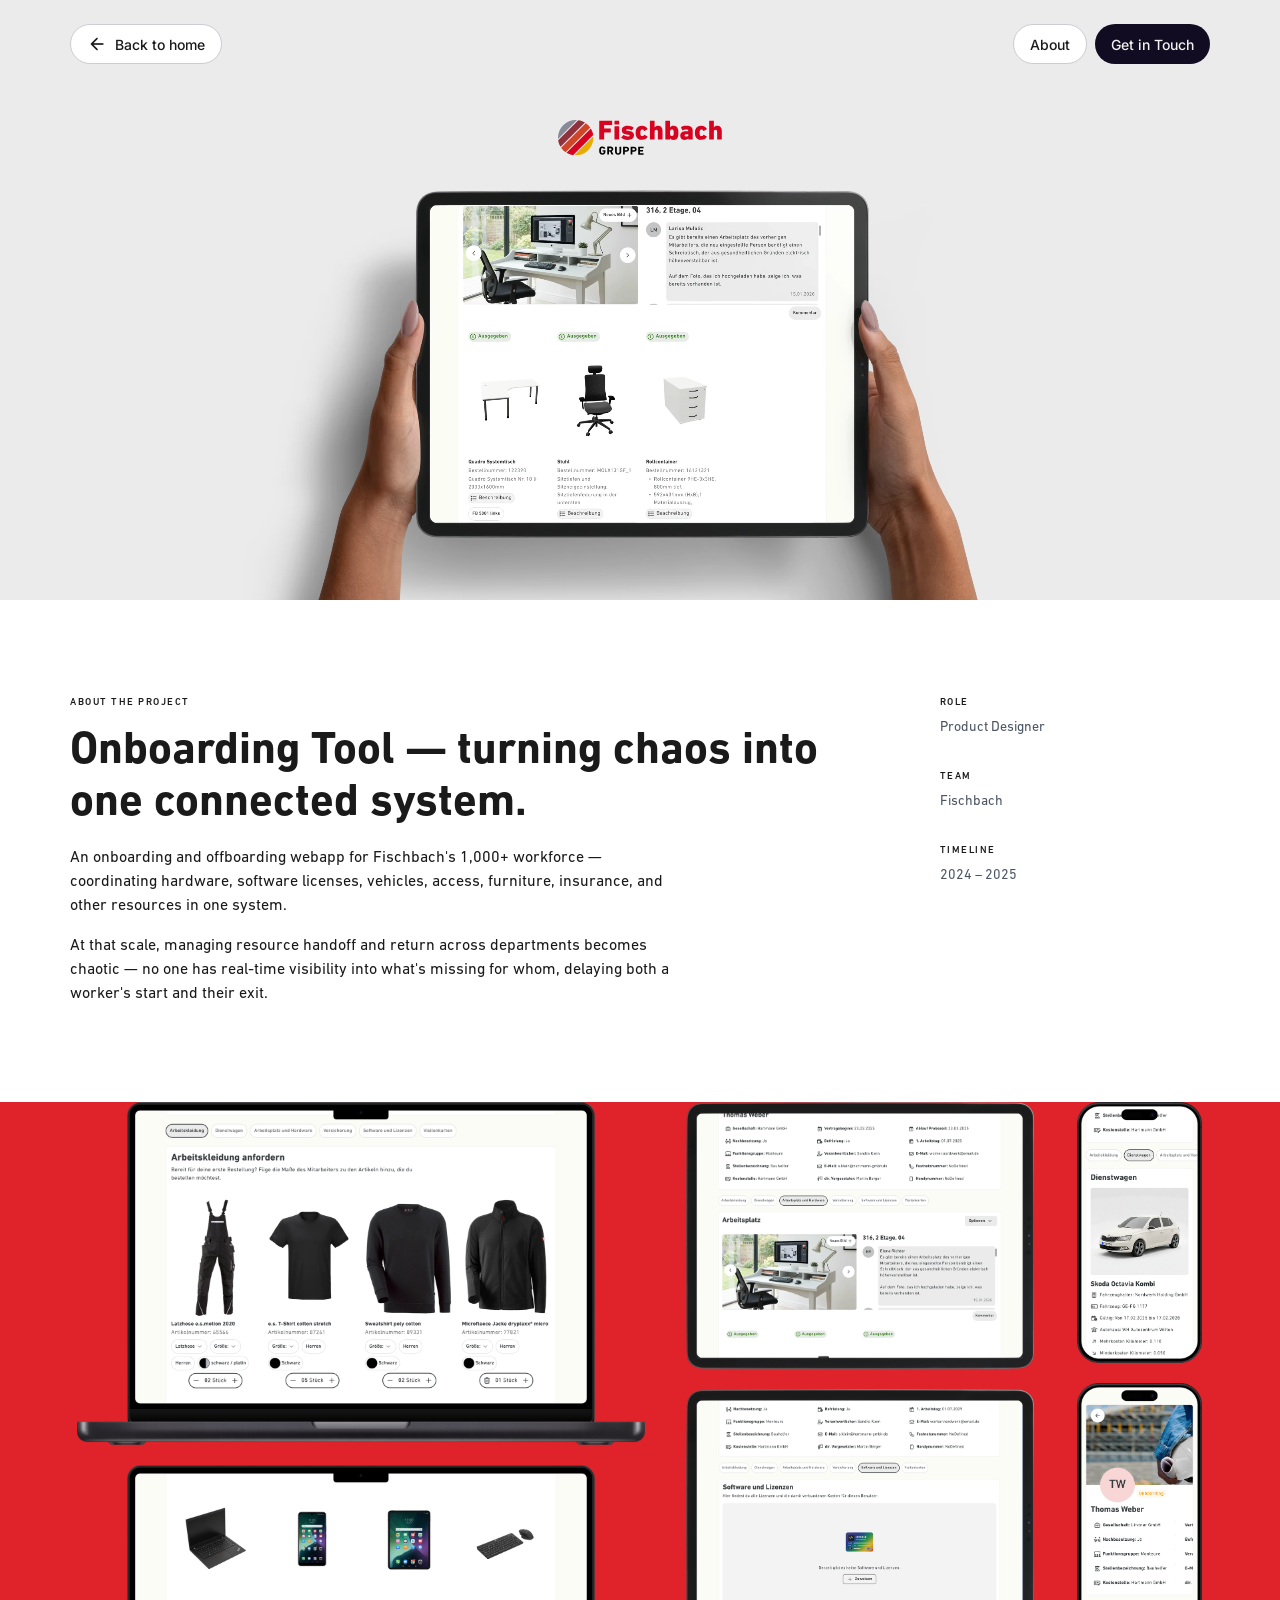
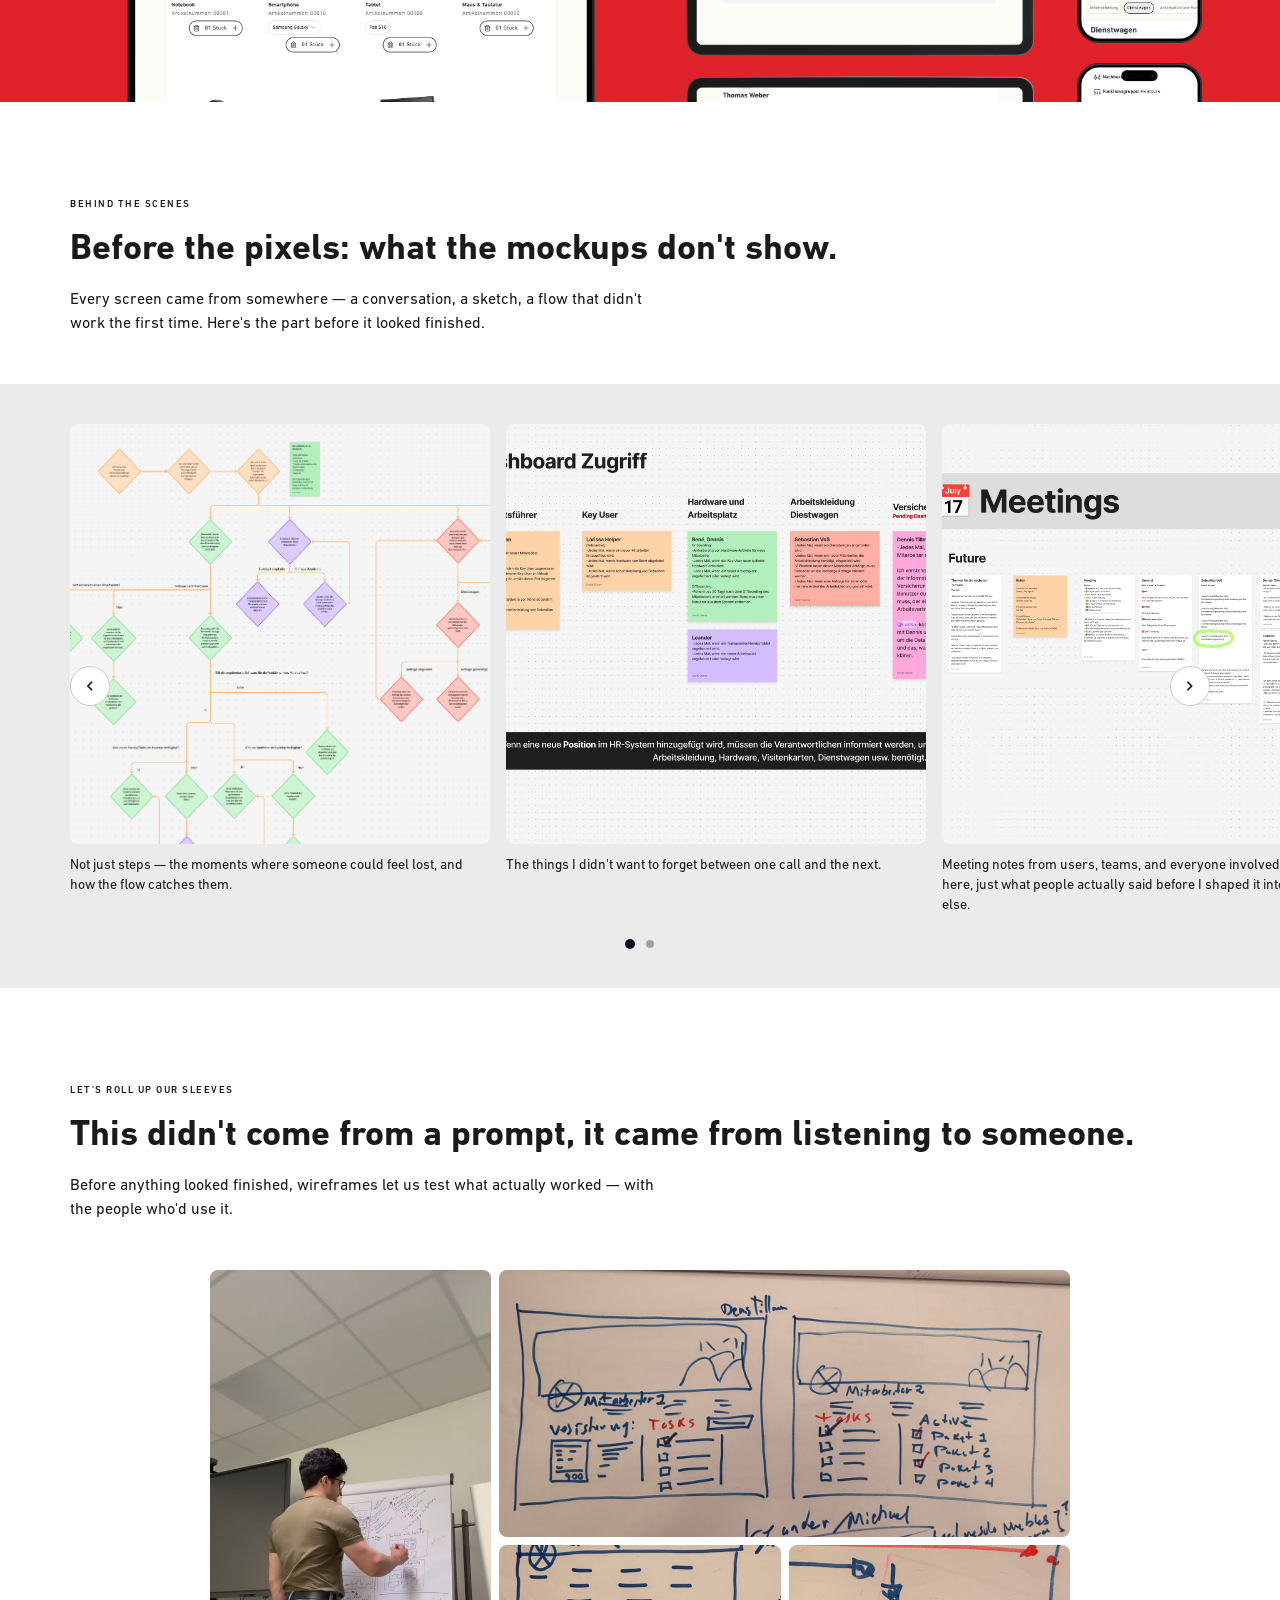
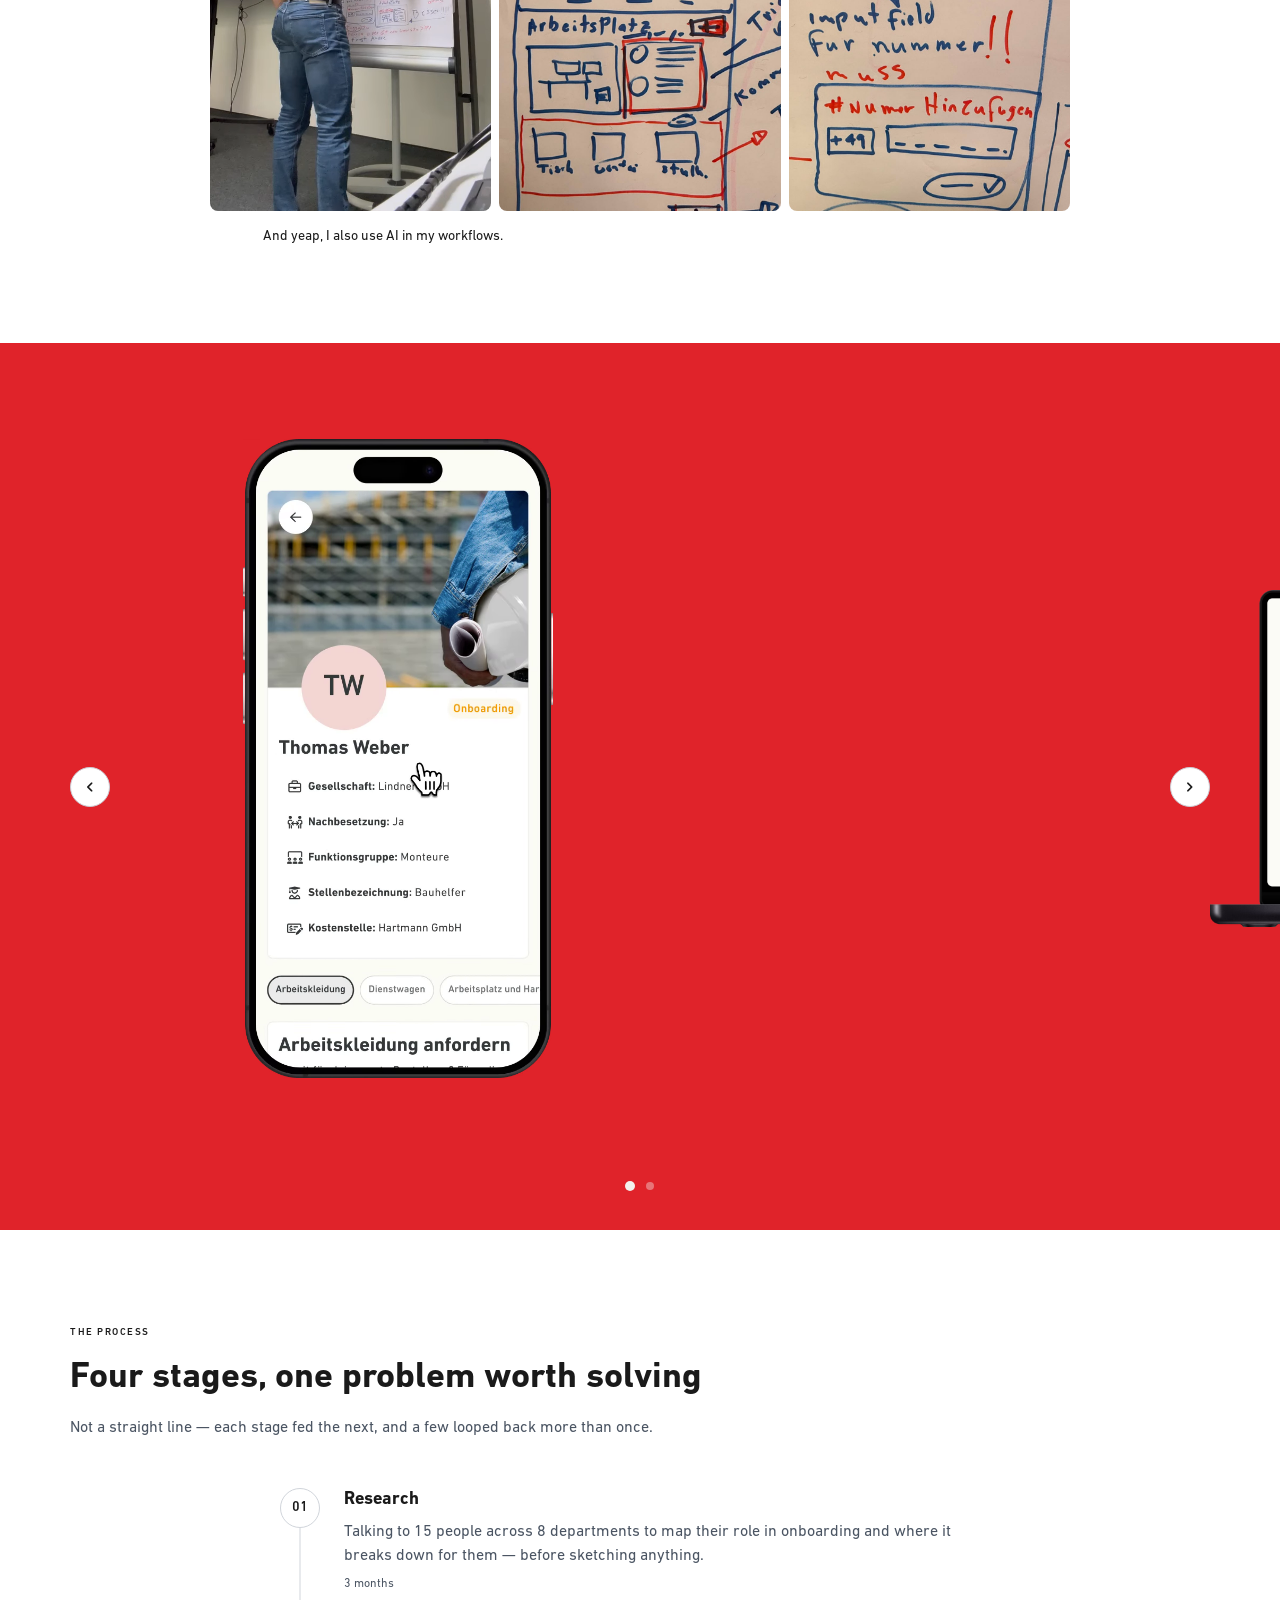
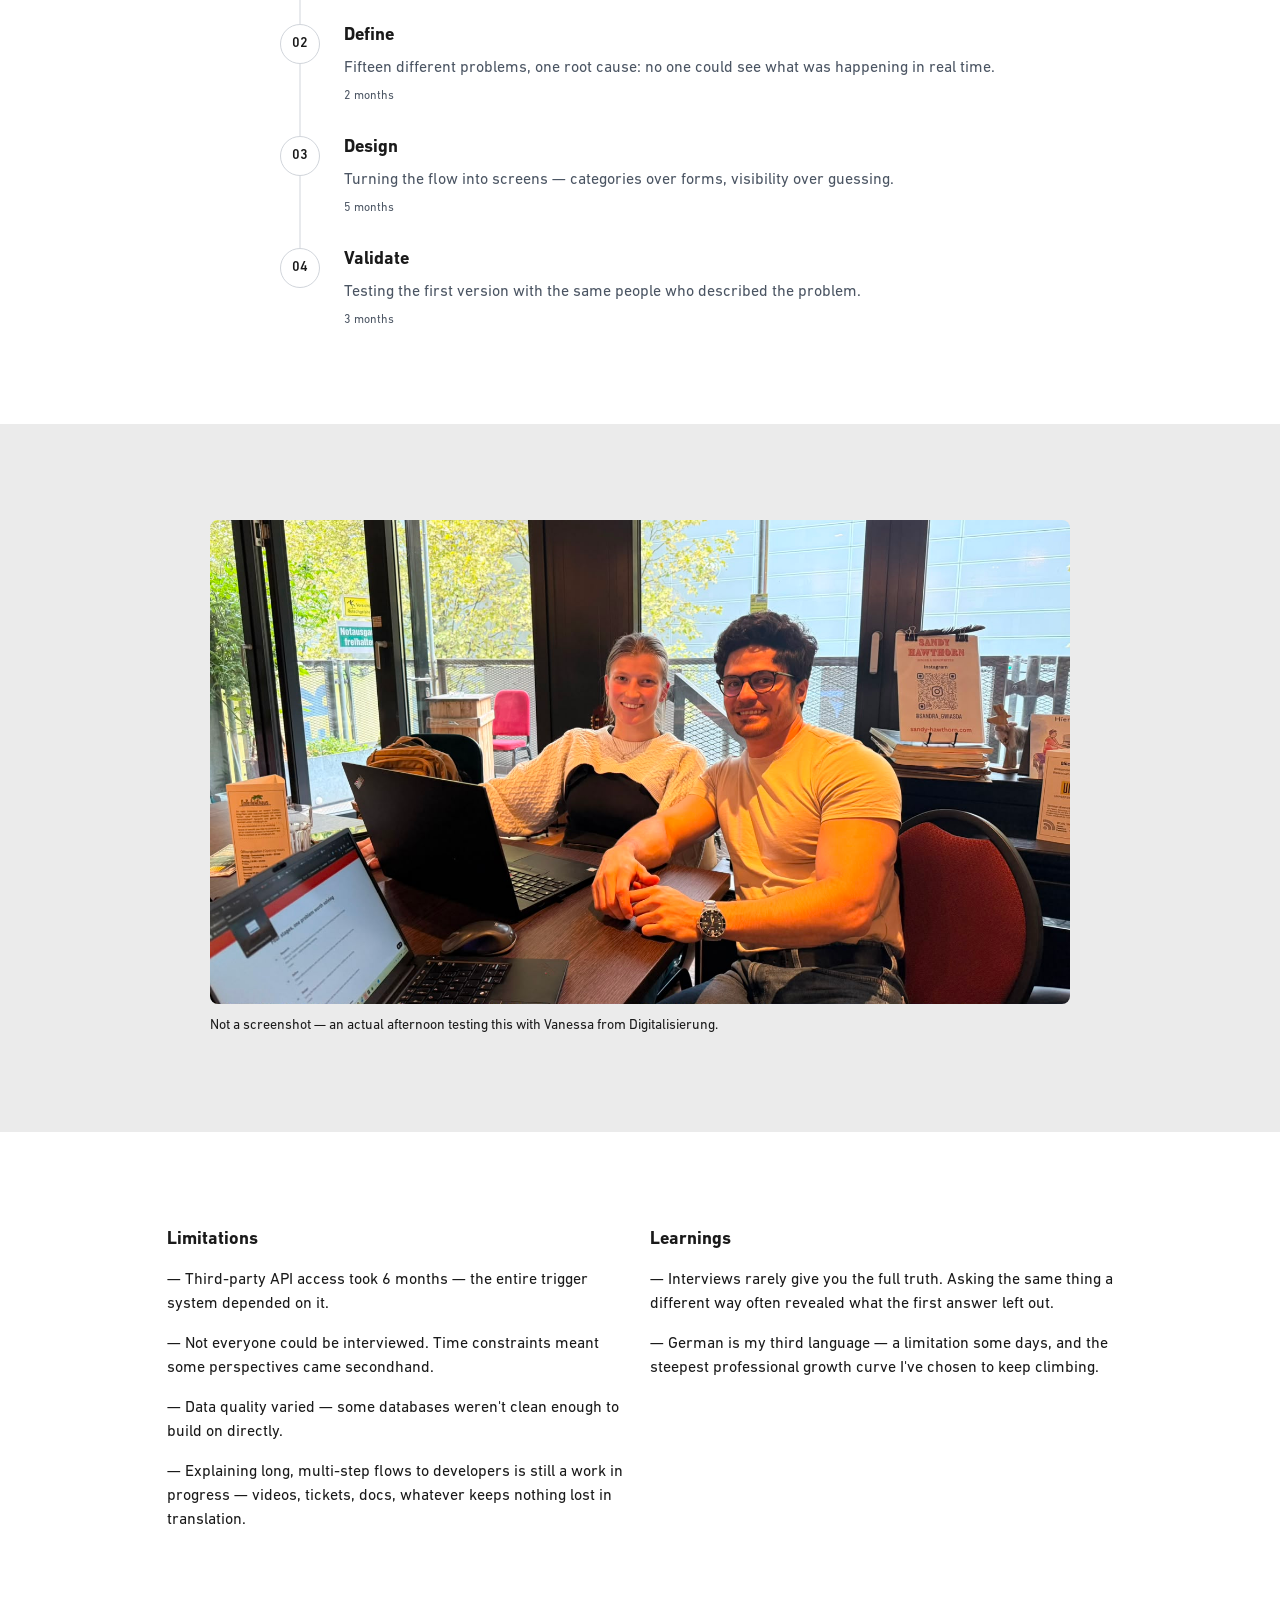
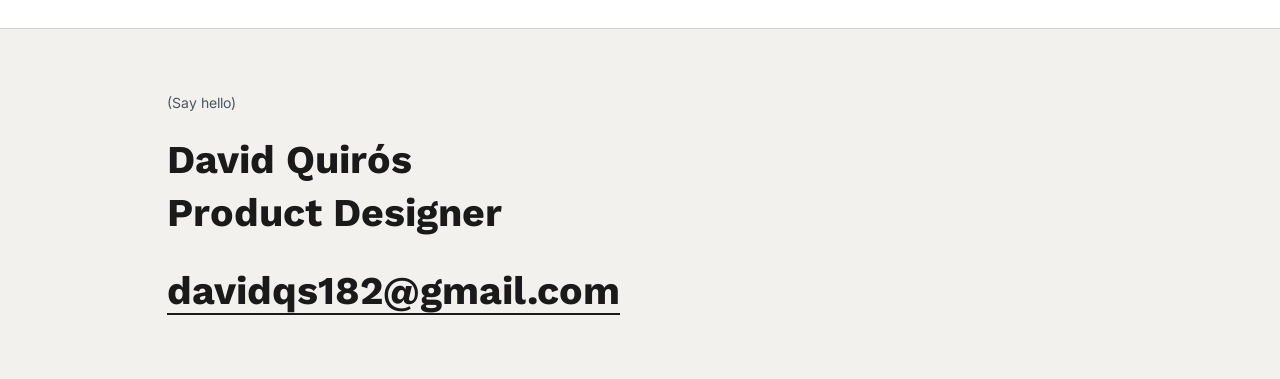
<file: project-onboarding/index.html>
<!DOCTYPE html>
<html lang="en">
<head>
  <!-- Google tag (gtag.js) -->
  <script async src="https://www.googletagmanager.com/gtag/js?id=G-3EV32X3877"></script>
  <script>
    window.dataLayer = window.dataLayer || [];
    function gtag(){dataLayer.push(arguments);}
    gtag('js', new Date());

    gtag('config', 'G-3EV32X3877');
  </script>
  <!-- End Google tag (gtag.js) -->
  <!-- Google Tag Manager -->
  <script>(function(w,d,s,l,i){w[l]=w[l]||[];w[l].push({'gtm.start':
  new Date().getTime(),event:'gtm.js'});var f=d.getElementsByTagName(s)[0],
  j=d.createElement(s),dl=l!='dataLayer'?'&l='+l:'';j.async=true;j.src=
  'https://www.googletagmanager.com/gtm.js?id='+i+dl;f.parentNode.insertBefore(j,f);
  })(window,document,'script','dataLayer','GTM-TLW9D86D');</script>
  <!-- End Google Tag Manager -->
  <meta charset="UTF-8">
  <meta name="viewport" content="width=device-width, initial-scale=1.0">
  <title>Onboarding Tool — David Quirós</title>
  <meta name="description" content="Onboarding Tool — an onboarding and offboarding webapp designed for Fischbach Group's 1,000+ workforce. A UX case study by David Quirós.">
  <link rel="canonical" href="https://pixel-personas.com/project-onboarding/">
  <meta property="og:title" content="Onboarding Tool — David Quirós">
  <meta property="og:description" content="An onboarding and offboarding webapp designed for Fischbach Group's 1,000+ workforce. A UX case study.">
  <meta property="og:url" content="https://pixel-personas.com/project-onboarding/">
  <meta property="og:type" content="website">
  <!-- Genérica de marca personal (avatar + "Product Designer"), no
       específica del proyecto — ver el comentario completo en
       index.html. -->
  <meta property="og:image" content="https://pixel-personas.com/assets/images/open-graph-cover.jpg">
  <meta property="og:site_name" content="David Quirós — Product Designer">
  <meta name="twitter:card" content="summary_large_image">
  <meta name="twitter:title" content="Onboarding Tool — David Quirós">
  <meta name="twitter:description" content="An onboarding and offboarding webapp designed for Fischbach Group's 1,000+ workforce. A UX case study.">
  <meta name="twitter:image" content="https://pixel-personas.com/assets/images/open-graph-cover.jpg">
  <link rel="icon" type="image/png" href="../assets/Logo/favicon.png">
  <link rel="preconnect" href="https://fonts.googleapis.com">
  <link href="https://fonts.googleapis.com/css2?family=Work+Sans:wght@400;500;600;900&family=Inter:wght@400;500;600&display=swap" rel="stylesheet">
  <link href="https://fonts.googleapis.com/css2?family=Material+Symbols+Rounded:opsz,wght,FILL,GRAD@20..48,400,0,0" rel="stylesheet">
  <link rel="stylesheet" href="../css/tokens.css">
  <link rel="stylesheet" href="../css/components.css">
  <link rel="stylesheet" href="../css/styles.css">
  <link rel="stylesheet" href="../css/project-onboarding.css">
</head>
<body>
  <!-- Google Tag Manager (noscript) -->
  <noscript><iframe src="https://www.googletagmanager.com/ns.html?id=GTM-TLW9D86D"
  height="0" width="0" style="display:none;visibility:hidden"></iframe></noscript>
  <!-- End Google Tag Manager (noscript) -->

  <header class="navbar--project">
    <div class="navbar container">
      <a href="/" class="btn btn--outline btn--md btn--back" aria-label="Back to home">
        <span class="material-symbols-rounded icon-back" aria-hidden="true">arrow_back</span>
        <span class="btn--back__label">Back to home</span>
      </a>
      <nav class="navbar__links">
        <a href="/about/" class="btn btn--outline btn--md">About</a>
        <a href="#contact" class="btn btn--dark btn--md">Get in Touch</a>
      </nav>
    </div>
  </header>

  <main>
    <section class="project-hero">
      <h1 class="project-hero__title">
        <span class="sr-only">Onboarding Tool — Fischbach Gruppe</span>
        <img src="../assets/Logo/fischbach-logo.svg" alt="Fischbach Gruppe" width="200" height="44">
      </h1>

      <div class="project-hero__media">
        <video
          class="project-hero__video"
          width="1844"
          height="962"
          aria-label="Manos sosteniendo una tablet con la app de onboarding de Fischbach en pantalla"
          muted
          loop
          playsinline
          preload="none"
        >
          <!-- HEVC+alpha para Safari/iOS; el resto sigue con el .webm
               (ver skill codificar-video-alpha-safari). -->
          <source data-src="../assets/animations/onboarding-tool/hands-tablet-mockup-alpha.mp4" type='video/mp4; codecs="hvc1"'>
          <source data-src="../assets/animations/onboarding-tool/hands-tablet-mockup.webm" type="video/webm">
        </video>
      </div>
    </section>

    <section class="project-about">
      <div class="project-about__inner container">
        <div class="project-about__grid grid-12">
          <div class="project-about__content">
            <p class="eyebrow reveal-title">About the project</p>
            <h2 class="project-about__headline reveal-title">Onboarding Tool — turning chaos into one connected system.</h2>
            <p class="project-about__body reveal-body">An onboarding and offboarding webapp for Fischbach's 1,000+ workforce — coordinating hardware, software licenses, vehicles, access, furniture, insurance, and other resources in one system.</p>
            <p class="project-about__body reveal-body">At that scale, managing resource handoff and return across departments becomes chaotic — no one has real-time visibility into what's missing for whom, delaying both a worker's start and their exit.</p>
          </div>
          <dl class="project-about__meta reveal-body">
            <div class="project-about__meta-item">
              <dt class="eyebrow">Role</dt>
              <dd><!-- TODO --> Product Designer</dd>
            </div>
            <div class="project-about__meta-item">
              <dt class="eyebrow">Team</dt>
              <dd><!-- TODO --> Fischbach</dd>
            </div>
            <div class="project-about__meta-item">
              <dt class="eyebrow">Timeline</dt>
              <dd><!-- TODO --> 2024 – 2025</dd>
            </div>
          </dl>
        </div>
      </div>
    </section>

    <!-- Banner de Figma (nodo 200:68687) — 3 columnas full-bleed
         (computadoras/tablets/teléfonos) con scroll vertical infinito.
         Assets exportados directo de Figma (no dibujados a mano):
         computers = 1 mockup limpio repetido; tablets/phones = capturas
         reales de la columna (ya venían recortadas a la altura visible
         al exportar). aria-hidden: es decorativo, no aporta información. -->
    <section class="project-devices" aria-hidden="true">
      <div class="project-devices__col project-devices__col--computers">
        <div class="project-devices__track">
          <div class="project-devices__item"><img src="../assets/images/onboarding-tool/bento-scroll-computers-1.png" alt="" width="852" height="514"></div>
          <div class="project-devices__item"><img src="../assets/images/onboarding-tool/bento-scroll-computers-2.png" alt="" width="852" height="514"></div>
          <div class="project-devices__item"><img src="../assets/images/onboarding-tool/bento-scroll-computers-3.png" alt="" width="852" height="514"></div>
          <div class="project-devices__item"><img src="../assets/images/onboarding-tool/bento-scroll-computers-4.png" alt="" width="852" height="514"></div>
          <div class="project-devices__item"><img src="../assets/images/onboarding-tool/bento-scroll-computers-5.png" alt="" width="852" height="514"></div>
          <div class="project-devices__item"><img src="../assets/images/onboarding-tool/bento-scroll-computers-6.png" alt="" width="852" height="514"></div>
          <div class="project-devices__item"><img src="../assets/images/onboarding-tool/bento-scroll-computers-1.png" alt="" width="852" height="514"></div>
          <div class="project-devices__item"><img src="../assets/images/onboarding-tool/bento-scroll-computers-2.png" alt="" width="852" height="514"></div>
          <div class="project-devices__item"><img src="../assets/images/onboarding-tool/bento-scroll-computers-3.png" alt="" width="852" height="514"></div>
          <div class="project-devices__item"><img src="../assets/images/onboarding-tool/bento-scroll-computers-4.png" alt="" width="852" height="514"></div>
          <div class="project-devices__item"><img src="../assets/images/onboarding-tool/bento-scroll-computers-5.png" alt="" width="852" height="514"></div>
          <div class="project-devices__item"><img src="../assets/images/onboarding-tool/bento-scroll-computers-6.png" alt="" width="852" height="514"></div>
        </div>
      </div>
      <div class="project-devices__col project-devices__col--tablets">
        <div class="project-devices__track">
          <div class="project-devices__item"><img src="../assets/images/onboarding-tool/bento-scroll-tablets-1.png" alt="" width="522" height="401"></div>
          <div class="project-devices__item"><img src="../assets/images/onboarding-tool/bento-scroll-tablets-2.png" alt="" width="522" height="401"></div>
          <div class="project-devices__item"><img src="../assets/images/onboarding-tool/bento-scroll-tablets-3.png" alt="" width="522" height="401"></div>
          <div class="project-devices__item"><img src="../assets/images/onboarding-tool/bento-scroll-tablets-4.png" alt="" width="522" height="401"></div>
          <div class="project-devices__item"><img src="../assets/images/onboarding-tool/bento-scroll-tablets-5.png" alt="" width="522" height="401"></div>
          <div class="project-devices__item"><img src="../assets/images/onboarding-tool/bento-scroll-tablets-6.png" alt="" width="522" height="401"></div>
          <div class="project-devices__item"><img src="../assets/images/onboarding-tool/bento-scroll-tablets-1.png" alt="" width="522" height="401"></div>
          <div class="project-devices__item"><img src="../assets/images/onboarding-tool/bento-scroll-tablets-2.png" alt="" width="522" height="401"></div>
          <div class="project-devices__item"><img src="../assets/images/onboarding-tool/bento-scroll-tablets-3.png" alt="" width="522" height="401"></div>
          <div class="project-devices__item"><img src="../assets/images/onboarding-tool/bento-scroll-tablets-4.png" alt="" width="522" height="401"></div>
          <div class="project-devices__item"><img src="../assets/images/onboarding-tool/bento-scroll-tablets-5.png" alt="" width="522" height="401"></div>
          <div class="project-devices__item"><img src="../assets/images/onboarding-tool/bento-scroll-tablets-6.png" alt="" width="522" height="401"></div>
        </div>
      </div>
      <div class="project-devices__col project-devices__col--phones">
        <div class="project-devices__track">
          <div class="project-devices__item"><img src="../assets/images/onboarding-tool/bento-scroll-phones-1.png" alt="" width="187" height="391"></div>
          <div class="project-devices__item"><img src="../assets/images/onboarding-tool/bento-scroll-phones-2.png" alt="" width="187" height="391"></div>
          <div class="project-devices__item"><img src="../assets/images/onboarding-tool/bento-scroll-phones-3.png" alt="" width="187" height="391"></div>
          <div class="project-devices__item"><img src="../assets/images/onboarding-tool/bento-scroll-phones-4.png" alt="" width="187" height="391"></div>
          <div class="project-devices__item"><img src="../assets/images/onboarding-tool/bento-scroll-phones-5.png" alt="" width="187" height="391"></div>
          <div class="project-devices__item"><img src="../assets/images/onboarding-tool/bento-scroll-phones-1.png" alt="" width="187" height="391"></div>
          <div class="project-devices__item"><img src="../assets/images/onboarding-tool/bento-scroll-phones-2.png" alt="" width="187" height="391"></div>
          <div class="project-devices__item"><img src="../assets/images/onboarding-tool/bento-scroll-phones-3.png" alt="" width="187" height="391"></div>
          <div class="project-devices__item"><img src="../assets/images/onboarding-tool/bento-scroll-phones-4.png" alt="" width="187" height="391"></div>
          <div class="project-devices__item"><img src="../assets/images/onboarding-tool/bento-scroll-phones-5.png" alt="" width="187" height="391"></div>
        </div>
      </div>
    </section>

    <!-- Los 4 captions siguen pendientes — David los provee después. -->
    <section class="project-process">
      <div class="project-process__inner container">
        <p class="eyebrow reveal-title">Behind the scenes</p>
        <h2 class="project-process__headline reveal-title">Before the pixels: what the mockups don't show.</h2>
        <p class="project-process__body reveal-body">Every screen came from somewhere — a conversation, a sketch, a flow that didn't work the first time. Here's the part before it looked finished.</p>
      </div>

      <div class="project-process__carousel">
        <button type="button" class="btn btn--outline btn--md btn--icon project-process__arrow project-process__arrow--prev" aria-label="Previous">
          <span class="material-symbols-rounded" aria-hidden="true">chevron_left</span>
        </button>
        <button type="button" class="btn btn--outline btn--md btn--icon project-process__arrow project-process__arrow--next" aria-label="Next">
          <span class="material-symbols-rounded" aria-hidden="true">chevron_right</span>
        </button>

        <div class="project-process__track">
          <figure class="project-process__item">
            <img
              class="project-process__media"
              src="../assets/images/onboarding-tool/diagrama-flujo.png"
              alt="Flowchart mapping the onboarding request process across HR, the Key User, and IT approvals for hardware, transport, and uniforms."
              width="1151"
              height="923"
              loading="lazy"
            >
            <figcaption class="project-process__caption">Not just steps — the moments where someone could feel lost, and how the flow catches them.</figcaption>
          </figure>
          <figure class="project-process__item">
            <img
              class="project-process__media"
              src="../assets/images/onboarding-tool/notas.png"
              alt="FigJam board listing which dashboard access each role needs: Geschäftsführer, Key User, Hardware and workspace, Clothing and company car, and Insurance."
              width="997"
              height="756"
              loading="lazy"
            >
            <figcaption class="project-process__caption">The things I didn't want to forget between one call and the next.</figcaption>
          </figure>
          <figure class="project-process__item">
            <img
              class="project-process__media"
              src="../assets/images/onboarding-tool/notas-meetings.png"
              alt="Meeting notes board tracking open questions and decisions with stakeholders across weekly syncs."
              width="963"
              height="826"
              loading="lazy"
            >
            <figcaption class="project-process__caption">Meeting notes from users, teams, and everyone involved — no polish here, just what people actually said before I shaped it into something else.</figcaption>
          </figure>
          <figure class="project-process__item">
            <img
              class="project-process__media"
              src="../assets/images/onboarding-tool/flujos-figma.png"
              alt="Overview of the Figma file with the different onboarding flow screens and wireframes laid out side by side."
              width="576"
              height="570"
              loading="lazy"
            >
            <figcaption class="project-process__caption">Every frame here traces back to something someone said.</figcaption>
          </figure>
        </div>

        <div class="project-process__dots" role="tablist" aria-label="Choose page">
          <button type="button" class="project-process__dot is-active" role="tab" aria-selected="true" aria-label="Page 1"></button>
          <button type="button" class="project-process__dot" role="tab" aria-selected="false" aria-label="Page 2"></button>
        </div>
      </div>
    </section>

    <section class="project-bento">
      <div class="project-bento__inner container">
        <p class="eyebrow reveal-title">Let's roll up our sleeves</p>
        <h2 class="project-bento__headline reveal-title">This didn't come from a prompt, it came from listening to someone.</h2>
        <p class="project-bento__body reveal-body">Before anything looked finished, wireframes let us test what actually worked — with the people who'd use it.</p>

        <div class="project-bento__grid grid-12">
          <div class="project-bento__tile project-bento__tile--tall">
            <video
              poster="../assets/animations/onboarding-tool/bento-sketching-poster.jpg"
              width="576"
              height="1024"
              aria-label="David sketching wireframes on a flip chart while talking through the flow with the team."
              muted
              loop
              playsinline
              preload="none"
            >
              <source data-src="../assets/animations/onboarding-tool/bento-sketching.webm" type="video/webm">
              <source data-src="../assets/animations/onboarding-tool/bento-sketching.mp4" type="video/mp4">
            </video>
          </div>
          <div class="project-bento__tile project-bento__tile--top">
            <img
              src="../assets/images/onboarding-tool/sketch-dashboard-flow.png"
              alt="Hand-drawn wireframe sketches of two dashboard screens for a team member, showing tasks and an active checklist."
              width="1600"
              height="900"
              loading="lazy"
            >
          </div>
          <div class="project-bento__tile project-bento__tile--bottom-left">
            <img
              src="../assets/images/onboarding-tool/sketch-arbeitsplatz.png"
              alt="Hand-drawn wireframe sketch of a workspace (Arbeitsplatz) screen, with hardware icons and a table/chair layout annotated in red."
              width="900"
              height="1600"
              loading="lazy"
            >
          </div>
          <div class="project-bento__tile project-bento__tile--bottom-right">
            <img
              src="../assets/images/onboarding-tool/sketch-input-annotation.png"
              alt="Hand-drawn wireframe sketch of a phone number input field, annotated in red with a note about a required input field."
              width="1600"
              height="900"
              loading="lazy"
            >
          </div>
        </div>

        <div class="project-bento__footnote-row grid-12">
          <p class="project-bento__footnote">And yeap, I also use AI in my workflows.</p>
        </div>
      </div>
    </section>

    <!-- Carrusel de testimonios — 2 slides, scroll horizontal con
         snap (mismo mecanismo que .project-process__carousel: full-
         bleed, padding-left/right con la fórmula --testimonial-inset
         para que la slide 1 arranque en la columna 1 y, en reposo, se
         alcance a ver la slide 2 asomando justo después de la columna
         12 del lado derecho — a pedido de David). Dots abajo,
         clicables y sincronizados con la slide visible vía JS
         (ver js/main.js). TODO: nombre/rol/foto reales de ambos
         testimonios — David ya pasó las citas, falta la atribución
         real. -->
    <section class="project-testimonial">
      <button type="button" class="btn btn--outline btn--md btn--icon project-testimonial__arrow project-testimonial__arrow--prev" aria-label="Previous">
        <span class="material-symbols-rounded" aria-hidden="true">chevron_left</span>
      </button>
      <button type="button" class="btn btn--outline btn--md btn--icon project-testimonial__arrow project-testimonial__arrow--next" aria-label="Next">
        <span class="material-symbols-rounded" aria-hidden="true">chevron_right</span>
      </button>

      <div class="project-testimonial__track" tabindex="0" role="group" aria-roledescription="carousel" aria-label="Testimonials">
        <div class="project-testimonial__slide">
          <div class="project-testimonial__grid grid-12">
            <div class="project-testimonial__media">
              <video
                class="project-testimonial__video"
                poster="../assets/animations/onboarding-tool/order-poster.png"
                width="584"
                height="1204"
                aria-label="Screen recording of placing a hardware order in the onboarding app"
                muted
                loop
                playsinline
                preload="none"
              >
                <source data-src="../assets/animations/onboarding-tool/order-alpha.mp4" type='video/mp4; codecs="hvc1"'>
                <source data-src="../assets/animations/onboarding-tool/order.webm" type="video/webm">
              </video>
            </div>

            <figure class="project-testimonial__content reveal-body">
              <span class="material-symbols-rounded project-testimonial__quote-icon" aria-hidden="true">format_quote</span>
              <blockquote class="project-testimonial__quote">
                <p>We went from spreadsheets and back-and-forth emails to a system where everyone can see the status at a glance. It gave us hours back every week.</p>
              </blockquote>
              <figcaption class="project-testimonial__attribution">
                <img
                  class="project-testimonial__avatar"
                  src="../assets/images/onboarding-tool/testimonial-avatar.png"
                  alt=""
                  width="600"
                  height="600"
                >
                <span>
                  <span class="project-testimonial__name">Alex Bauer</span>
                  <span class="project-testimonial__role">Operations Coordinator, Fischbach</span>
                </span>
              </figcaption>
            </figure>
          </div>
        </div>

        <div class="project-testimonial__slide project-testimonial__slide--hardware">
          <div class="project-testimonial__grid grid-12">
            <div class="project-testimonial__media">
              <video
                class="project-testimonial__video"
                poster="../assets/animations/onboarding-tool/macbook-order-poster.png"
                width="1800"
                height="1086"
                aria-label="Screen recording of ordering a laptop in the onboarding app"
                muted
                loop
                playsinline
                preload="none"
              >
                <source data-src="../assets/animations/onboarding-tool/macbook-order-alpha.mp4" type='video/mp4; codecs="hvc1"'>
                <source data-src="../assets/animations/onboarding-tool/macbook-order.webm" type="video/webm">
              </video>
            </div>

            <figure class="project-testimonial__content reveal-body">
              <span class="material-symbols-rounded project-testimonial__quote-icon" aria-hidden="true">format_quote</span>
              <blockquote class="project-testimonial__quote">
                <p>Ordering a laptop or a smartphone used to take a week of back-and-forth. Now it takes two minutes.</p>
              </blockquote>
              <figcaption class="project-testimonial__attribution">
                <img
                  class="project-testimonial__avatar"
                  src="../assets/images/onboarding-tool/testimonial-avatar-2.png"
                  alt=""
                  width="150"
                  height="150"
                >
                <span>
                  <span class="project-testimonial__name">Julia Hoffmann</span>
                  <span class="project-testimonial__role">IT Support, Fischbach</span>
                </span>
              </figcaption>
            </figure>
          </div>
        </div>
      </div>

      <div class="project-testimonial__dots" role="tablist" aria-label="Choose testimonial">
        <button type="button" class="project-testimonial__dot is-active" role="tab" aria-selected="true" aria-label="Testimonial 1"></button>
        <button type="button" class="project-testimonial__dot" role="tab" aria-selected="false" aria-label="Testimonial 2"></button>
      </div>
    </section>

    <!-- Layout basado en una captura de Mobbin (Railway, "How the
         program works": número + título + descripción, línea
         vertical conectando cada paso), pero con la tipografía de
         esta página. Solo título + pasos, sin el link "Learn more"
         de la referencia (David pidió dejarlo afuera). -->
    <section class="project-methodology">
      <div class="project-methodology__inner container">
        <p class="eyebrow reveal-title">The process</p>
        <h2 class="project-methodology__headline reveal-title">Four stages, one problem worth solving</h2>
        <p class="project-methodology__body reveal-body">Not a straight line — each stage fed the next, and a few looped back more than once.</p>

        <ol class="project-methodology__list">
          <li class="project-methodology__item reveal-body">
            <span class="project-methodology__number" aria-hidden="true">01</span>
            <div class="project-methodology__content">
              <h3 class="project-methodology__title">Research</h3>
              <p class="project-methodology__desc">Talking to 15 people across 8 departments to map their role in onboarding and where it breaks down for them — before sketching anything.</p>
              <span class="project-methodology__time">3 months</span>
            </div>
          </li>
          <li class="project-methodology__item reveal-body">
            <span class="project-methodology__number" aria-hidden="true">02</span>
            <div class="project-methodology__content">
              <h3 class="project-methodology__title">Define</h3>
              <p class="project-methodology__desc">Fifteen different problems, one root cause: no one could see what was happening in real time.</p>
              <span class="project-methodology__time">2 months</span>
            </div>
          </li>
          <li class="project-methodology__item reveal-body">
            <span class="project-methodology__number" aria-hidden="true">03</span>
            <div class="project-methodology__content">
              <h3 class="project-methodology__title">Design</h3>
              <p class="project-methodology__desc">Turning the flow into screens — categories over forms, visibility over guessing.</p>
              <span class="project-methodology__time">5 months</span>
            </div>
          </li>
          <li class="project-methodology__item reveal-body">
            <span class="project-methodology__number" aria-hidden="true">04</span>
            <div class="project-methodology__content">
              <h3 class="project-methodology__title">Validate</h3>
              <p class="project-methodology__desc">Testing the first version with the same people who described the problem.</p>
              <span class="project-methodology__time">3 months</span>
            </div>
          </li>
        </ol>
      </div>
    </section>

    <section class="project-photo">
      <div class="project-photo__inner container">
        <figure class="project-photo__figure">
          <img
            src="../assets/images/onboarding-tool/process-working-session.jpg"
            alt="David and Vanessa Trinks testing the software modules together on their laptops."
            width="1600"
            height="900"
            loading="lazy"
          >
          <figcaption class="project-photo__caption">Not a screenshot — an actual afternoon testing this with Vanessa from Digitalisierung.</figcaption>
        </figure>
      </div>
    </section>

    <section class="project-reflections">
      <div class="project-reflections__inner container">
        <div class="project-reflections__grid grid-12">
          <div class="project-reflections__col">
            <h3 class="project-reflections__heading reveal-title">Limitations</h3>
            <ul class="project-reflections__list reveal-body">
              <li>— Third-party API access took 6 months — the entire trigger system depended on it.</li>
              <li>— Not everyone could be interviewed. Time constraints meant some perspectives came secondhand.</li>
              <li>— Data quality varied — some databases weren't clean enough to build on directly.</li>
              <li>— Explaining long, multi-step flows to developers is still a work in progress — videos, tickets, docs, whatever keeps nothing lost in translation.</li>
            </ul>
          </div>
          <div class="project-reflections__col">
            <h3 class="project-reflections__heading reveal-title">Learnings</h3>
            <ul class="project-reflections__list reveal-body">
              <li>— Interviews rarely give you the full truth. Asking the same thing a different way often revealed what the first answer left out.</li>
              <li>— German is my third language — a limitation some days, and the steepest professional growth curve I've chosen to keep climbing.</li>
            </ul>
          </div>
        </div>
      </div>
    </section>

    <!-- ===== "Get in touch" =====
         Mismo bloque de texto que en Home (ver index.html/css/styles.css
         .contact) — sin la columna de fotos: esas fotos son del
         contexto de Home, no tiene sentido repetirlas en cada página de
         proyecto. El botón "Get in Touch" del header ya apuntaba a
         #contact — hasta ahora no existía en esta página, quedaba sin
         efecto. -->
    <section class="contact container" id="contact">
      <div class="contact__grid grid-12">
        <div class="contact__info">
          <p class="contact__label">(Say hello)</p>
          <p class="contact__name">David Quirós</p>
          <p class="contact__role">Product Designer</p>
          <a href="mailto:davidqs182@gmail.com" class="contact__email">davidqs182@gmail.com</a>
        </div>
      </div>
    </section>

  </main>

  <!-- Herramienta de guía (no es parte del diseño del sitio, solo
       visible en localhost — ver js/main.js): overlay del grid de 12
       columnas que sigue el breakpoint real del viewport (12 / 8 / 4
       col según el ancho, ver css/components.css) + botón para
       prenderlo/apagarlo. Atajo de teclado: "g". -->
  <div id="grid-overlay" aria-hidden="true">
    <div class="grid-overlay__col"></div>
    <div class="grid-overlay__col"></div>
    <div class="grid-overlay__col"></div>
    <div class="grid-overlay__col"></div>
    <div class="grid-overlay__col"></div>
    <div class="grid-overlay__col"></div>
    <div class="grid-overlay__col"></div>
    <div class="grid-overlay__col"></div>
    <div class="grid-overlay__col"></div>
    <div class="grid-overlay__col"></div>
    <div class="grid-overlay__col"></div>
    <div class="grid-overlay__col"></div>
  </div>

  <div id="dev-tools">
    <button id="grid-overlay-toggle" type="button">
      <span class="material-symbols-rounded" aria-hidden="true">grid_on</span>
      Grid
    </button>
  </div>

  <script src="../js/main.js"></script>
</body>
</html>
</file>
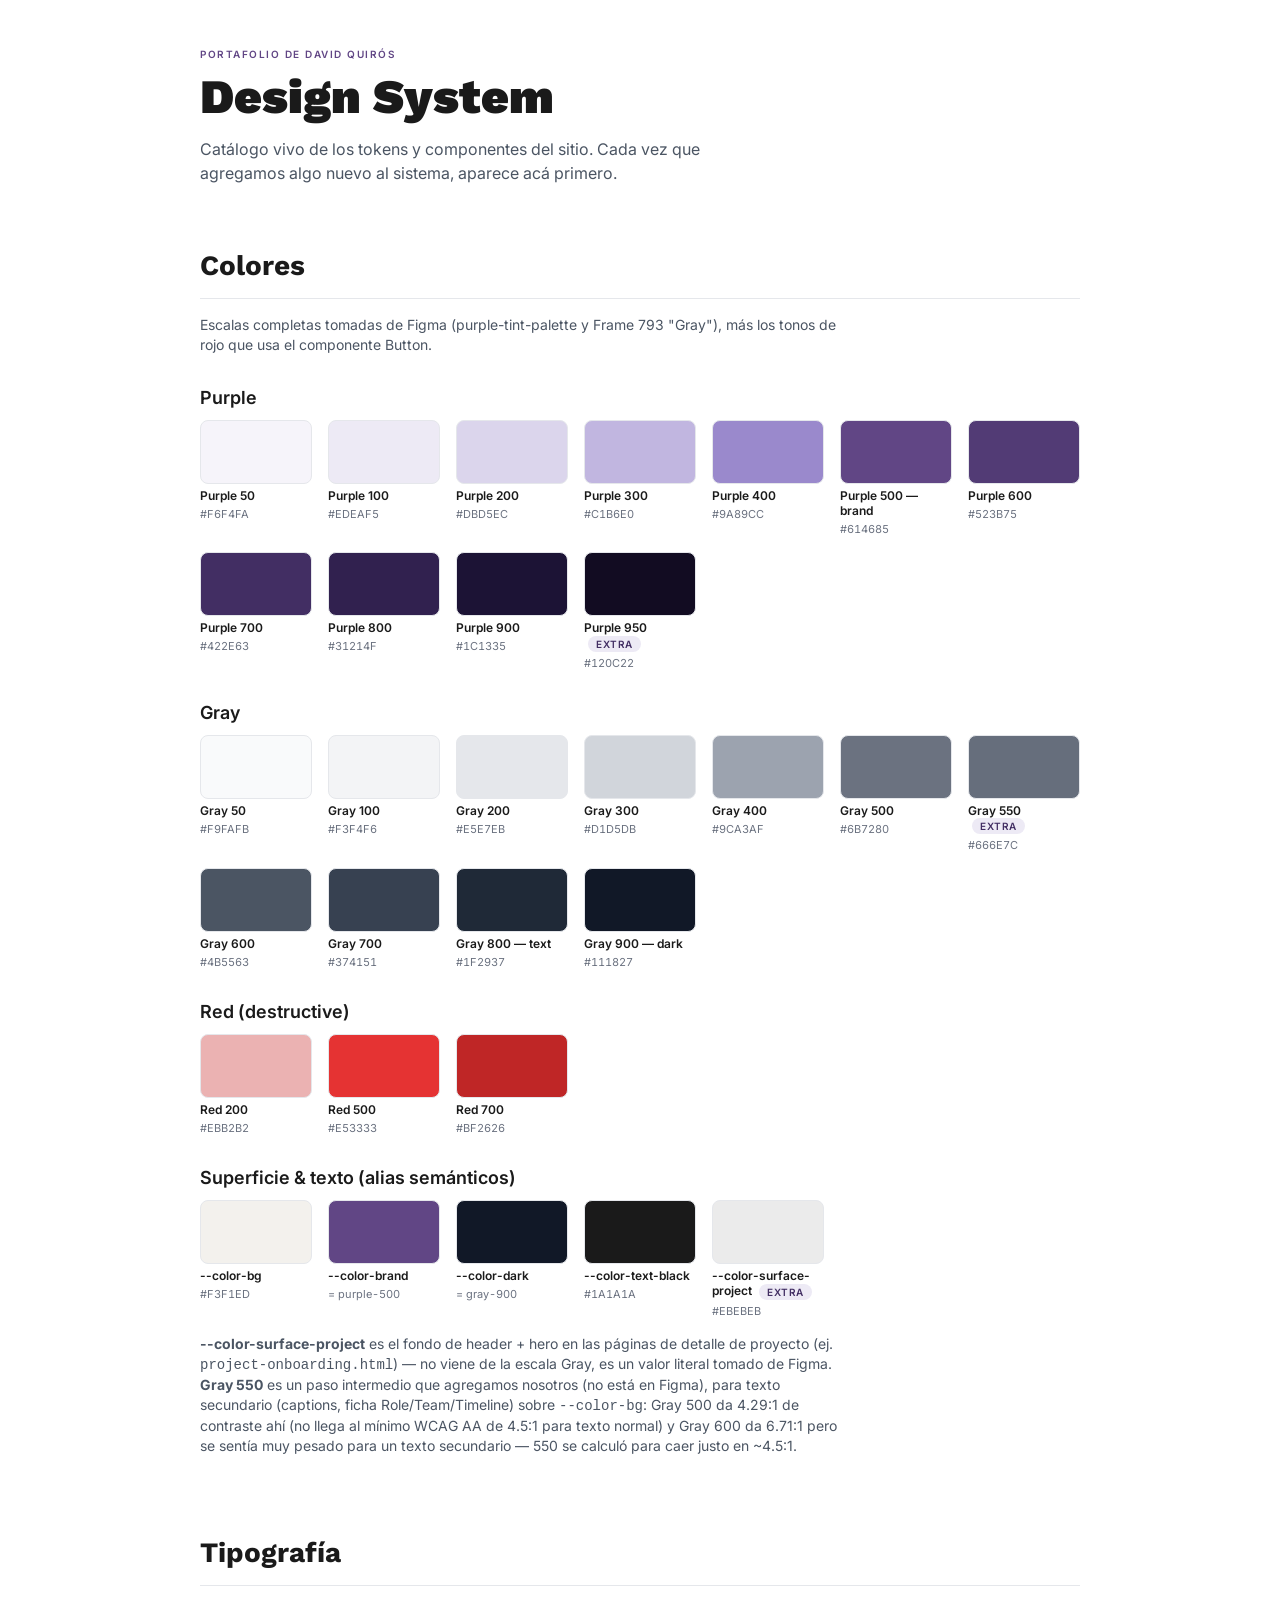
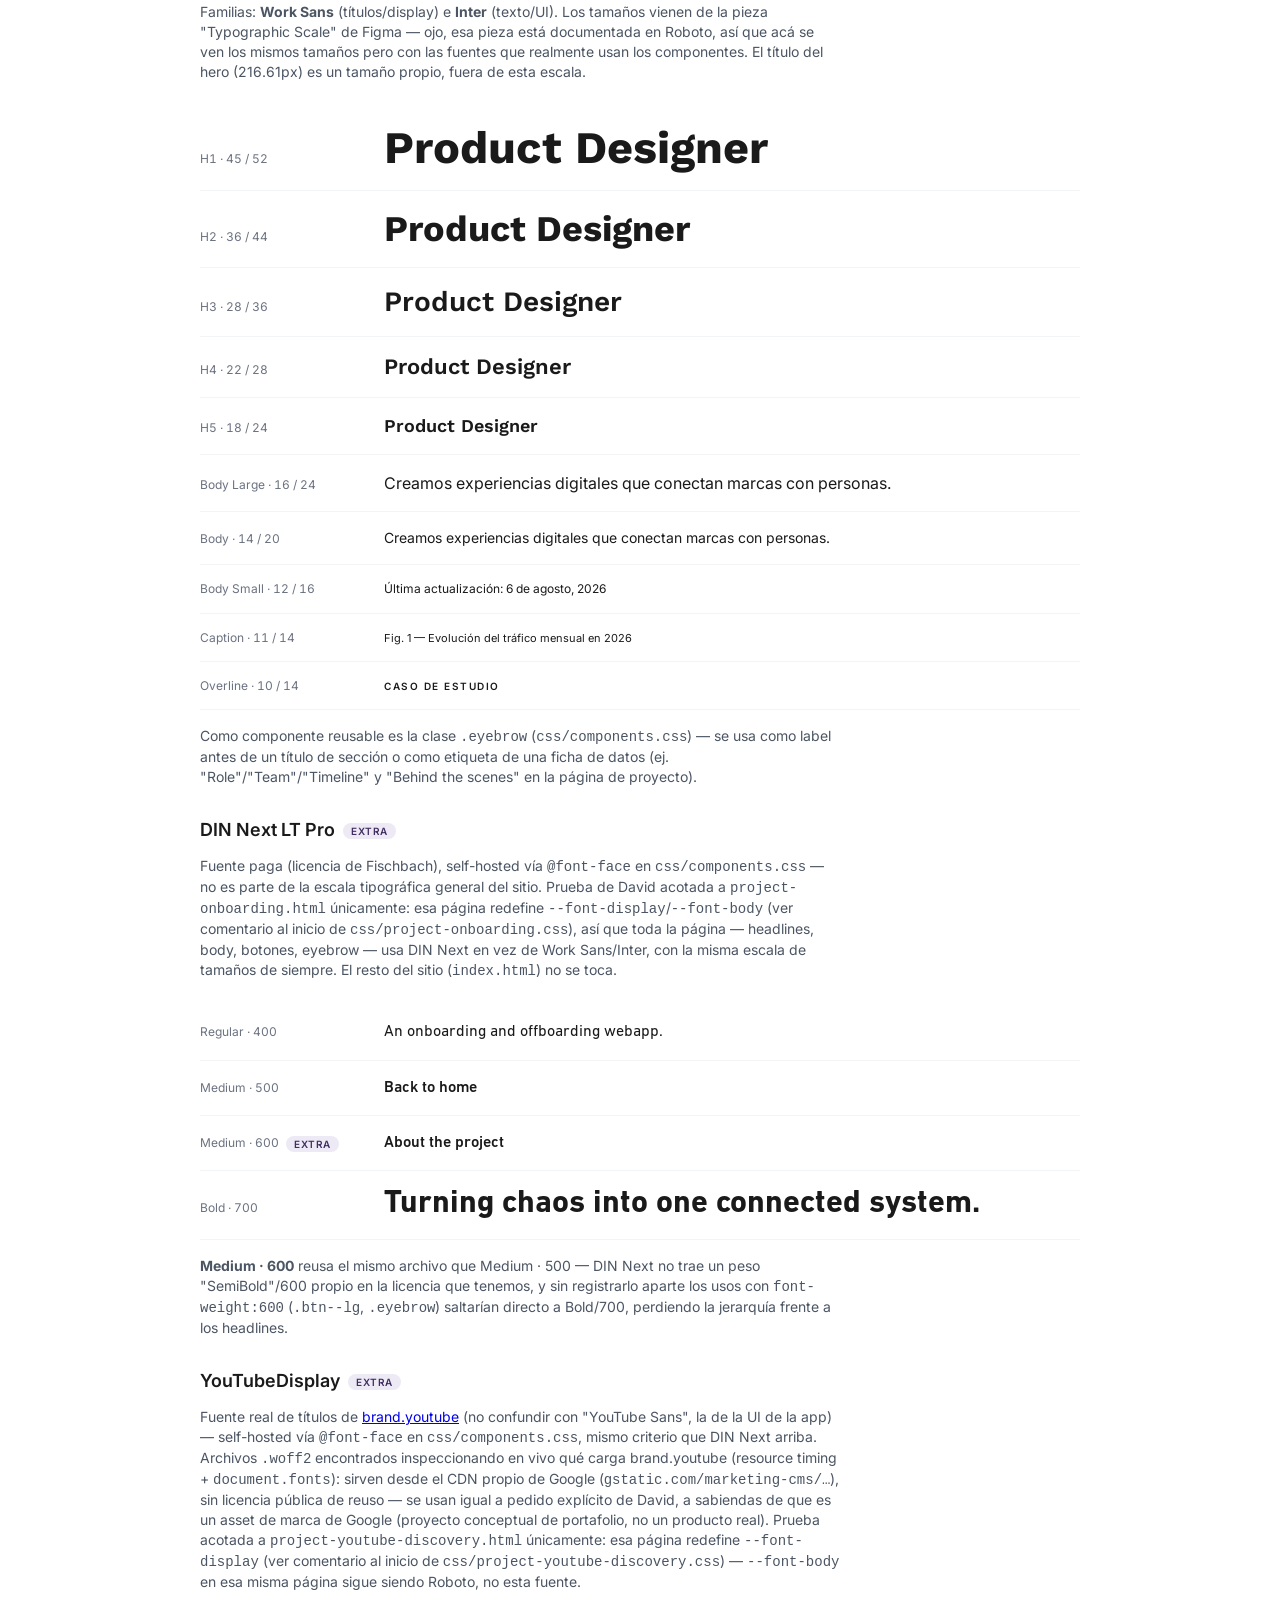
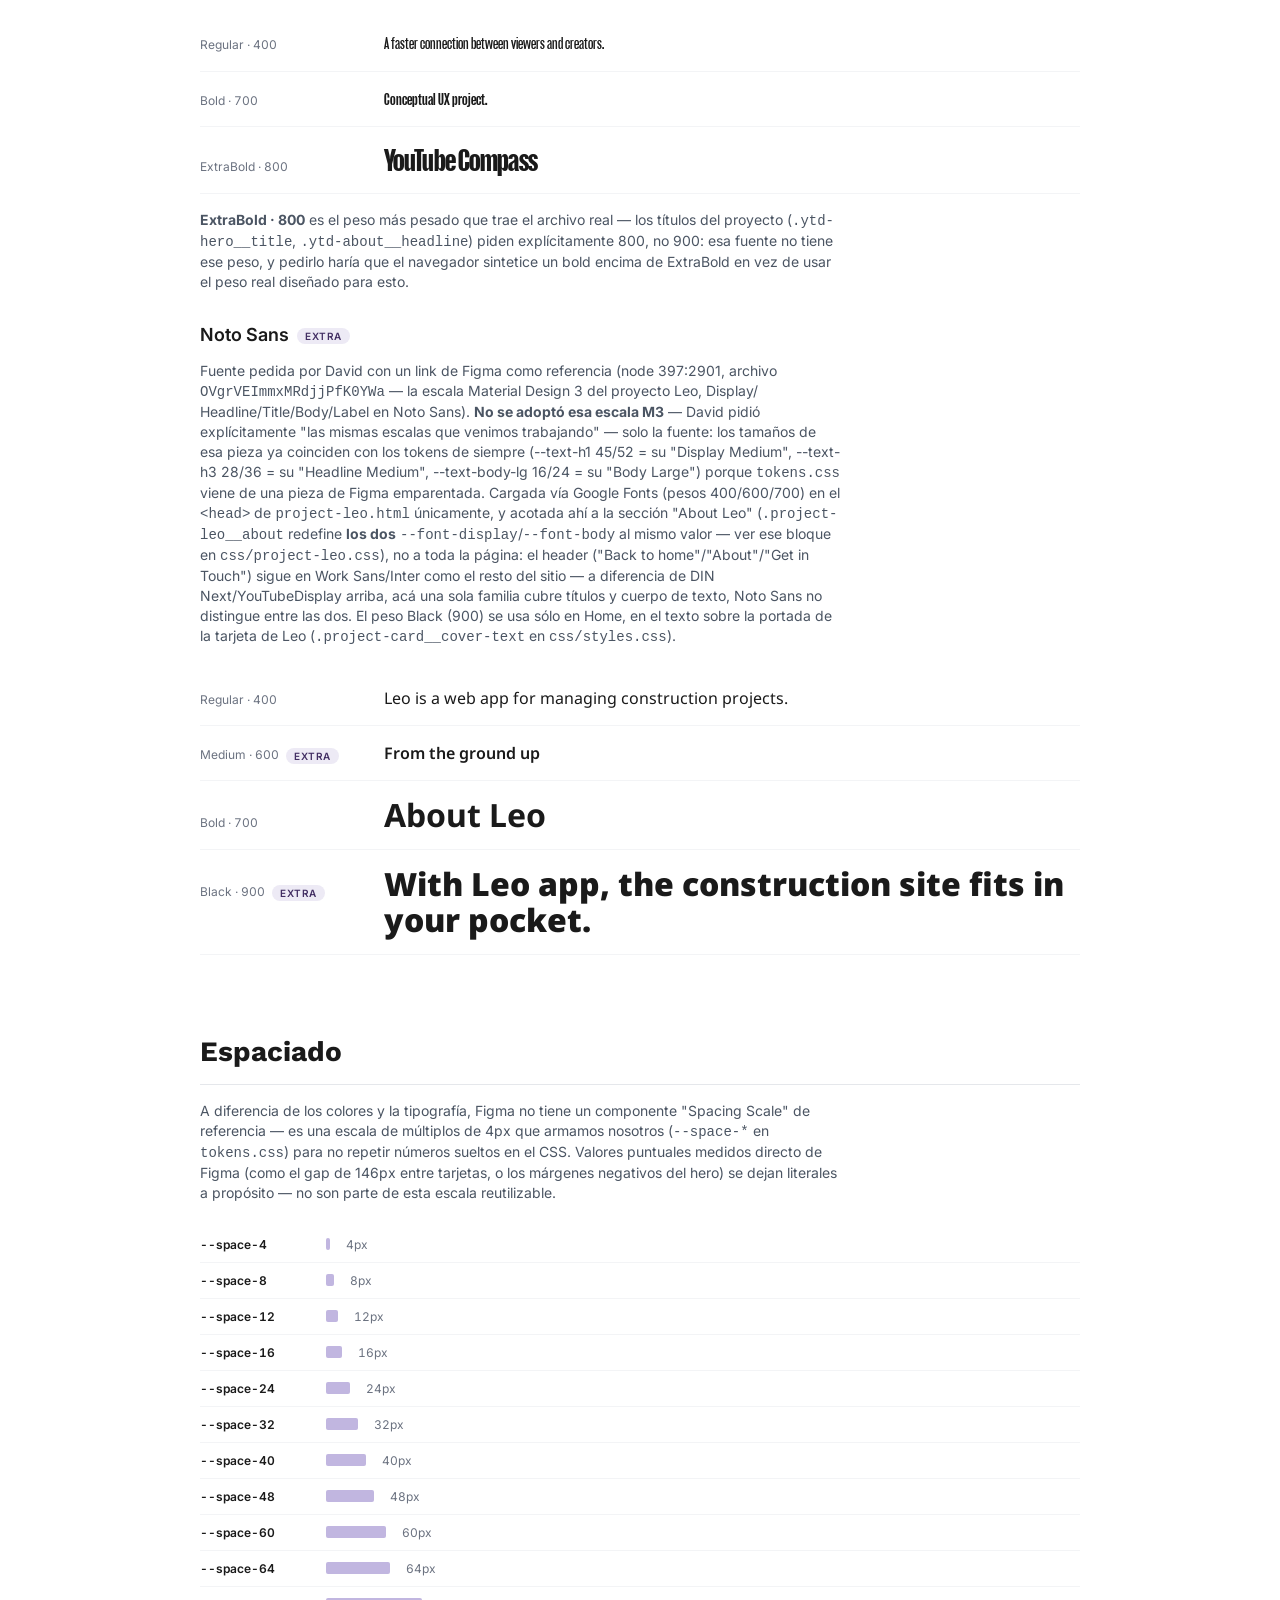
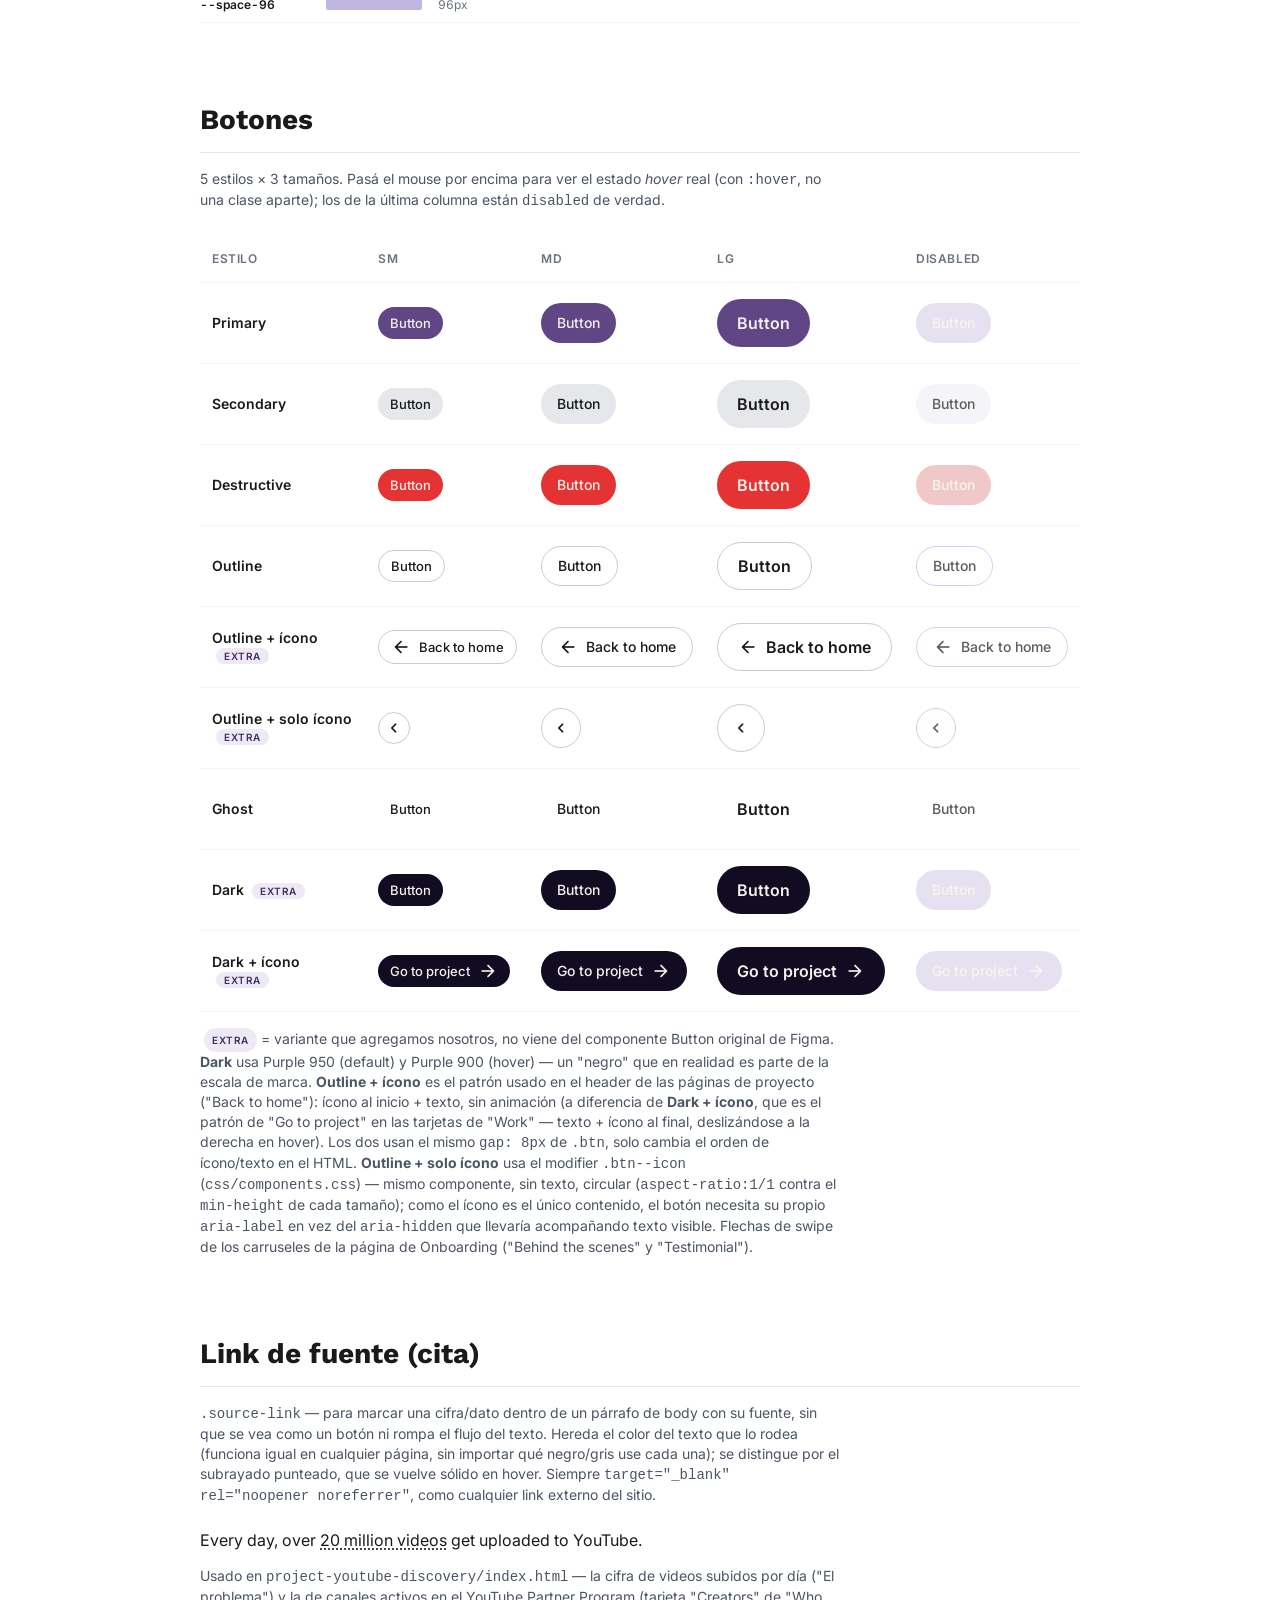
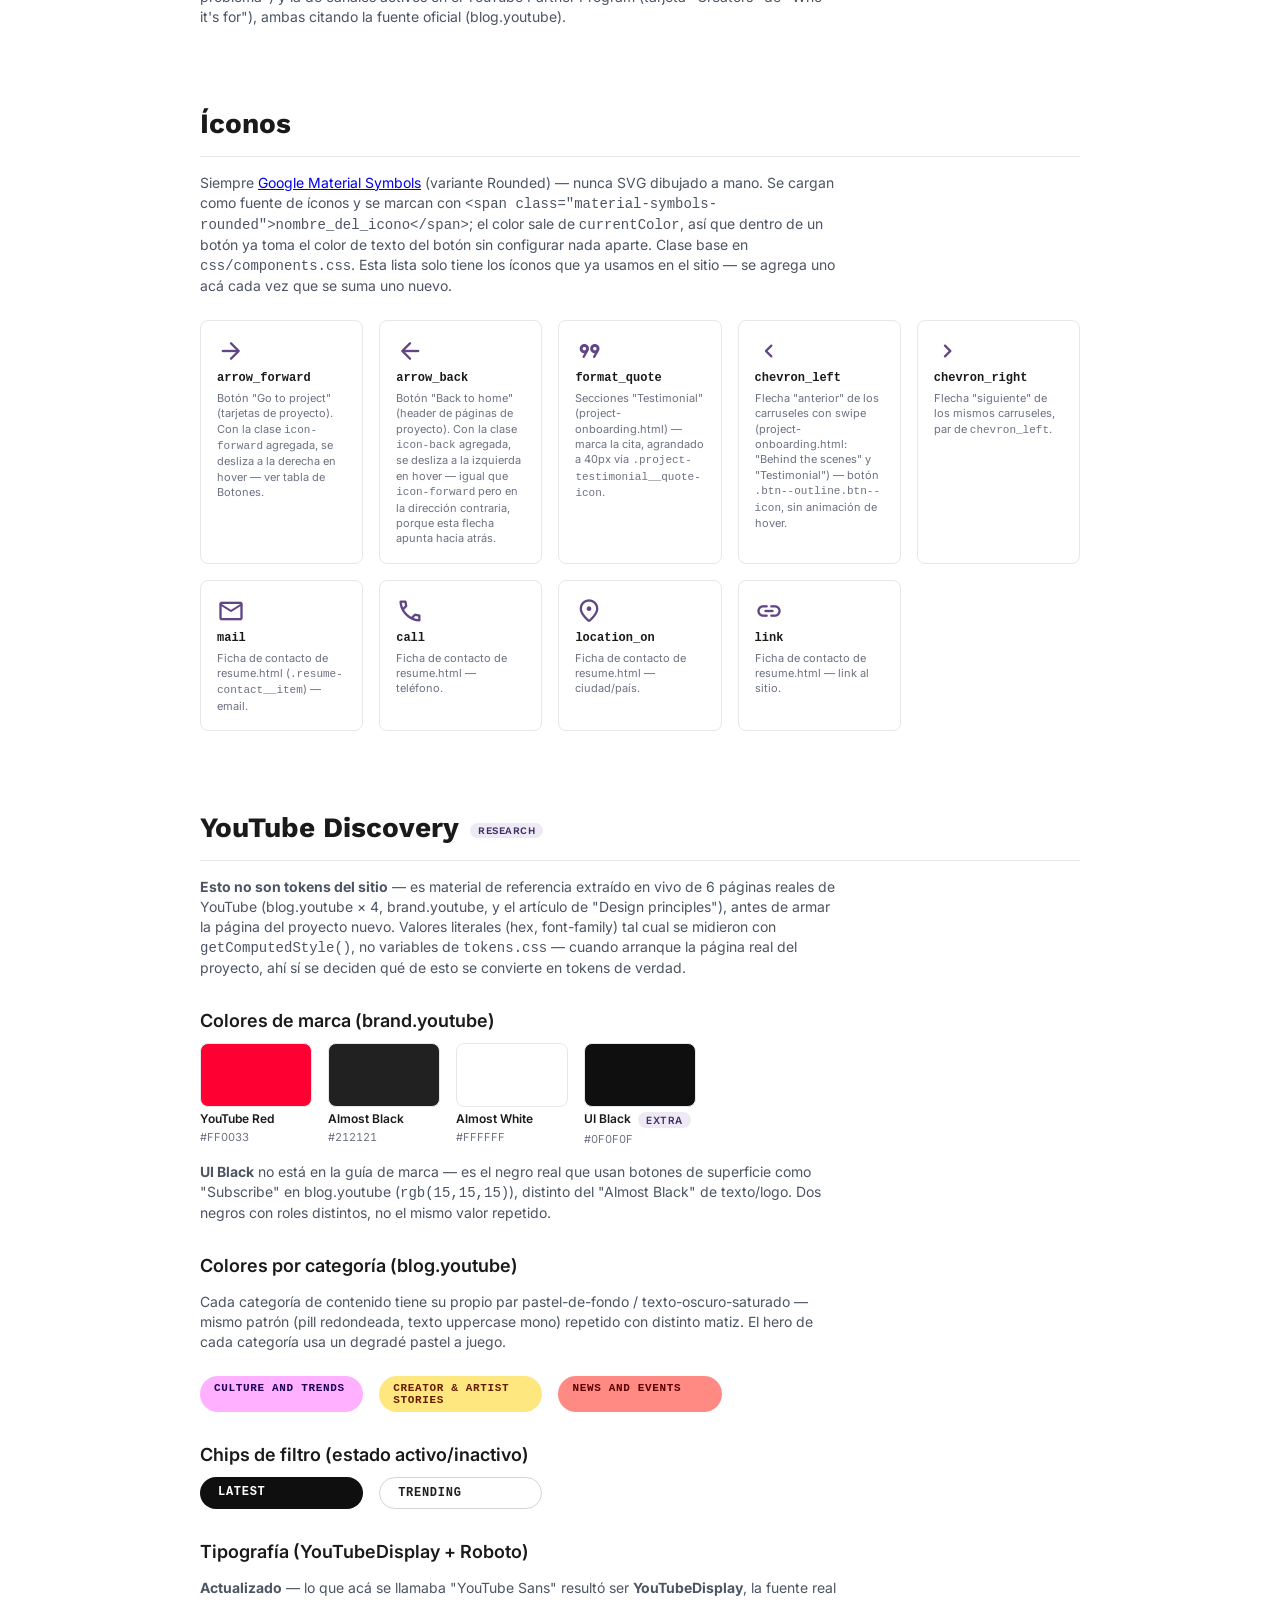
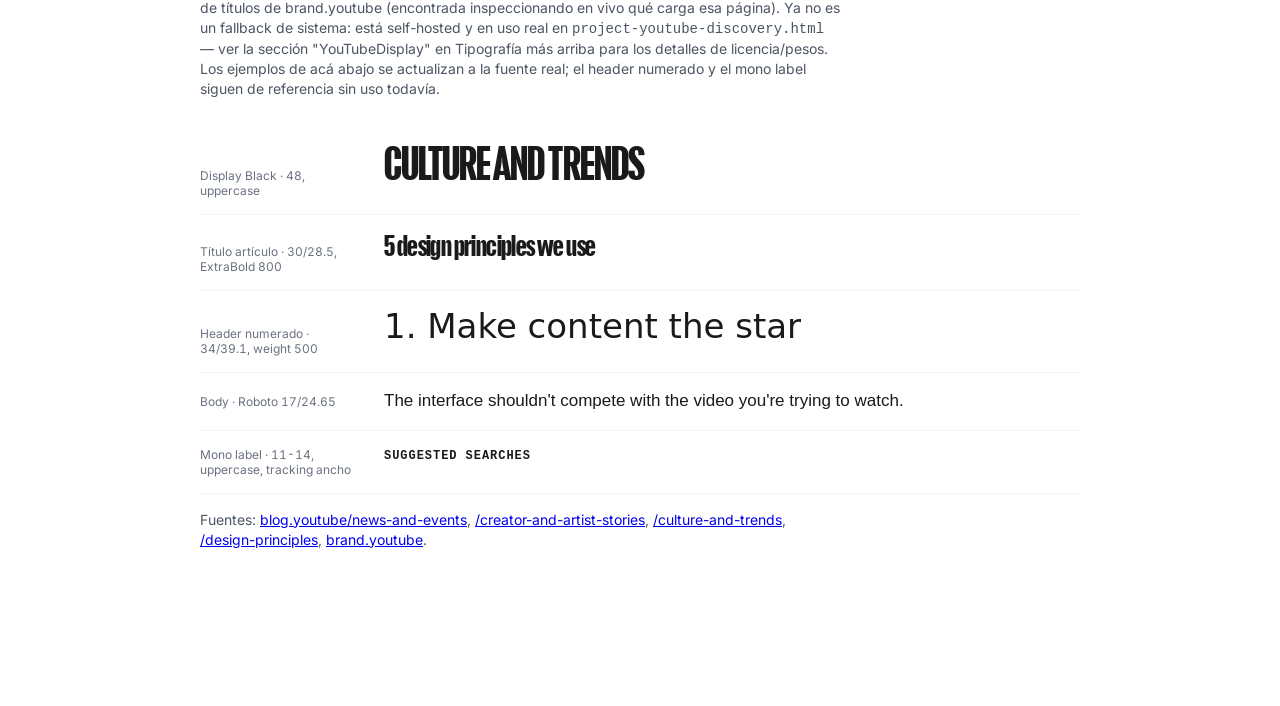
<file: design-system.html>
<!DOCTYPE html>
<html lang="es">
<head>
  <!-- Google tag (gtag.js) -->
  <script async src="https://www.googletagmanager.com/gtag/js?id=G-3EV32X3877"></script>
  <script>
    window.dataLayer = window.dataLayer || [];
    function gtag(){dataLayer.push(arguments);}
    gtag('js', new Date());

    gtag('config', 'G-3EV32X3877');
  </script>
  <!-- End Google tag (gtag.js) -->
  <!-- Google Tag Manager -->
  <script>(function(w,d,s,l,i){w[l]=w[l]||[];w[l].push({'gtm.start':
  new Date().getTime(),event:'gtm.js'});var f=d.getElementsByTagName(s)[0],
  j=d.createElement(s),dl=l!='dataLayer'?'&l='+l:'';j.async=true;j.src=
  'https://www.googletagmanager.com/gtm.js?id='+i+dl;f.parentNode.insertBefore(j,f);
  })(window,document,'script','dataLayer','GTM-TLW9D86D');</script>
  <!-- End Google Tag Manager -->
  <meta charset="UTF-8">
  <meta name="viewport" content="width=device-width, initial-scale=1.0">
  <!-- A pedido de David: solo Home, About y las páginas de proyecto
       deben indexarse — este catálogo interno no. -->
  <meta name="robots" content="noindex">
  <title>Design System — David Quirós</title>
  <!-- Catálogo interno de trabajo, no pensado para compartirse — sin
       Open Graph/Twitter (a diferencia de resume.html, que sí puede
       viajar por link directo). Meta description igual por prolijidad. -->
  <meta name="description" content="Catálogo del sistema de diseño del portafolio de David Quirós — tokens, componentes e íconos.">
  <link rel="icon" type="image/png" href="assets/Logo/favicon.png">
  <link rel="preconnect" href="https://fonts.googleapis.com">
  <link href="https://fonts.googleapis.com/css2?family=Work+Sans:wght@400;500;600;900&family=Inter:wght@400;500;600&family=Noto+Sans:wght@400;600;700;900&display=swap" rel="stylesheet">
  <link href="https://fonts.googleapis.com/css2?family=Material+Symbols+Rounded:opsz,wght,FILL,GRAD@20..48,400,0,0" rel="stylesheet">
  <link rel="stylesheet" href="css/tokens.css">
  <link rel="stylesheet" href="css/components.css">
  <link rel="stylesheet" href="css/design-system.css">
</head>
<body class="ds">
  <!-- Google Tag Manager (noscript) -->
  <noscript><iframe src="https://www.googletagmanager.com/ns.html?id=GTM-TLW9D86D"
  height="0" width="0" style="display:none;visibility:hidden"></iframe></noscript>
  <!-- End Google Tag Manager (noscript) -->

  <header class="ds-page-header">
    <p class="ds-eyebrow">Portafolio de David Quirós</p>
    <h1>Design System</h1>
    <p class="ds-lede">
      Catálogo vivo de los tokens y componentes del sitio. Cada vez que agregamos
      algo nuevo al sistema, aparece acá primero.
    </p>
  </header>

  <main>

    <!-- ===== Colores ===== -->
    <section class="ds-section" id="colors">
      <h2>Colores</h2>
      <p class="ds-section-desc">Escalas completas tomadas de Figma (purple-tint-palette y Frame 793 "Gray"), más los tonos de rojo que usa el componente Button.</p>

      <h3>Purple</h3>
      <div class="ds-swatch-row">
        <div class="ds-swatch"><span class="ds-swatch__color" style="background:var(--color-purple-50)"></span><span class="ds-swatch__name">Purple 50</span><span class="ds-swatch__hex">#F6F4FA</span></div>
        <div class="ds-swatch"><span class="ds-swatch__color" style="background:var(--color-purple-100)"></span><span class="ds-swatch__name">Purple 100</span><span class="ds-swatch__hex">#EDEAF5</span></div>
        <div class="ds-swatch"><span class="ds-swatch__color" style="background:var(--color-purple-200)"></span><span class="ds-swatch__name">Purple 200</span><span class="ds-swatch__hex">#DBD5EC</span></div>
        <div class="ds-swatch"><span class="ds-swatch__color" style="background:var(--color-purple-300)"></span><span class="ds-swatch__name">Purple 300</span><span class="ds-swatch__hex">#C1B6E0</span></div>
        <div class="ds-swatch"><span class="ds-swatch__color" style="background:var(--color-purple-400)"></span><span class="ds-swatch__name">Purple 400</span><span class="ds-swatch__hex">#9A89CC</span></div>
        <div class="ds-swatch"><span class="ds-swatch__color" style="background:var(--color-purple-500)"></span><span class="ds-swatch__name">Purple 500 — brand</span><span class="ds-swatch__hex">#614685</span></div>
        <div class="ds-swatch"><span class="ds-swatch__color" style="background:var(--color-purple-600)"></span><span class="ds-swatch__name">Purple 600</span><span class="ds-swatch__hex">#523B75</span></div>
        <div class="ds-swatch"><span class="ds-swatch__color" style="background:var(--color-purple-700)"></span><span class="ds-swatch__name">Purple 700</span><span class="ds-swatch__hex">#422E63</span></div>
        <div class="ds-swatch"><span class="ds-swatch__color" style="background:var(--color-purple-800)"></span><span class="ds-swatch__name">Purple 800</span><span class="ds-swatch__hex">#31214F</span></div>
        <div class="ds-swatch"><span class="ds-swatch__color" style="background:var(--color-purple-900)"></span><span class="ds-swatch__name">Purple 900</span><span class="ds-swatch__hex">#1C1335</span></div>
        <div class="ds-swatch"><span class="ds-swatch__color" style="background:var(--color-purple-950)"></span><span class="ds-swatch__name">Purple 950 <span class="ds-tag">extra</span></span><span class="ds-swatch__hex">#120C22</span></div>
      </div>

      <h3>Gray</h3>
      <div class="ds-swatch-row">
        <div class="ds-swatch"><span class="ds-swatch__color" style="background:var(--color-gray-50)"></span><span class="ds-swatch__name">Gray 50</span><span class="ds-swatch__hex">#F9FAFB</span></div>
        <div class="ds-swatch"><span class="ds-swatch__color" style="background:var(--color-gray-100)"></span><span class="ds-swatch__name">Gray 100</span><span class="ds-swatch__hex">#F3F4F6</span></div>
        <div class="ds-swatch"><span class="ds-swatch__color" style="background:var(--color-gray-200)"></span><span class="ds-swatch__name">Gray 200</span><span class="ds-swatch__hex">#E5E7EB</span></div>
        <div class="ds-swatch"><span class="ds-swatch__color" style="background:var(--color-gray-300)"></span><span class="ds-swatch__name">Gray 300</span><span class="ds-swatch__hex">#D1D5DB</span></div>
        <div class="ds-swatch"><span class="ds-swatch__color" style="background:var(--color-gray-400)"></span><span class="ds-swatch__name">Gray 400</span><span class="ds-swatch__hex">#9CA3AF</span></div>
        <div class="ds-swatch"><span class="ds-swatch__color" style="background:var(--color-gray-500)"></span><span class="ds-swatch__name">Gray 500</span><span class="ds-swatch__hex">#6B7280</span></div>
        <div class="ds-swatch"><span class="ds-swatch__color" style="background:var(--color-gray-550)"></span><span class="ds-swatch__name">Gray 550 <span class="ds-tag">extra</span></span><span class="ds-swatch__hex">#666E7C</span></div>
        <div class="ds-swatch"><span class="ds-swatch__color" style="background:var(--color-gray-600)"></span><span class="ds-swatch__name">Gray 600</span><span class="ds-swatch__hex">#4B5563</span></div>
        <div class="ds-swatch"><span class="ds-swatch__color" style="background:var(--color-gray-700)"></span><span class="ds-swatch__name">Gray 700</span><span class="ds-swatch__hex">#374151</span></div>
        <div class="ds-swatch"><span class="ds-swatch__color" style="background:var(--color-gray-800)"></span><span class="ds-swatch__name">Gray 800 — text</span><span class="ds-swatch__hex">#1F2937</span></div>
        <div class="ds-swatch"><span class="ds-swatch__color" style="background:var(--color-gray-900)"></span><span class="ds-swatch__name">Gray 900 — dark</span><span class="ds-swatch__hex">#111827</span></div>
      </div>

      <h3>Red (destructive)</h3>
      <div class="ds-swatch-row">
        <div class="ds-swatch"><span class="ds-swatch__color" style="background:var(--color-red-200)"></span><span class="ds-swatch__name">Red 200</span><span class="ds-swatch__hex">#EBB2B2</span></div>
        <div class="ds-swatch"><span class="ds-swatch__color" style="background:var(--color-red-500)"></span><span class="ds-swatch__name">Red 500</span><span class="ds-swatch__hex">#E53333</span></div>
        <div class="ds-swatch"><span class="ds-swatch__color" style="background:var(--color-red-700)"></span><span class="ds-swatch__name">Red 700</span><span class="ds-swatch__hex">#BF2626</span></div>
      </div>

      <h3>Superficie &amp; texto (alias semánticos)</h3>
      <div class="ds-swatch-row">
        <div class="ds-swatch"><span class="ds-swatch__color" style="background:var(--color-bg)"></span><span class="ds-swatch__name">--color-bg</span><span class="ds-swatch__hex">#F3F1ED</span></div>
        <div class="ds-swatch"><span class="ds-swatch__color" style="background:var(--color-brand)"></span><span class="ds-swatch__name">--color-brand</span><span class="ds-swatch__hex">= purple-500</span></div>
        <div class="ds-swatch"><span class="ds-swatch__color" style="background:var(--color-dark)"></span><span class="ds-swatch__name">--color-dark</span><span class="ds-swatch__hex">= gray-900</span></div>
        <div class="ds-swatch"><span class="ds-swatch__color" style="background:var(--color-text-black)"></span><span class="ds-swatch__name">--color-text-black</span><span class="ds-swatch__hex">#1A1A1A</span></div>
        <div class="ds-swatch"><span class="ds-swatch__color" style="background:var(--color-surface-project)"></span><span class="ds-swatch__name">--color-surface-project <span class="ds-tag">extra</span></span><span class="ds-swatch__hex">#EBEBEB</span></div>
      </div>
      <p class="ds-section-desc">
        <strong>--color-surface-project</strong> es el fondo de header + hero en las páginas de detalle de proyecto
        (ej. <code>project-onboarding.html</code>) — no viene de la escala Gray, es un valor literal tomado de Figma.
        <strong>Gray 550</strong> es un paso intermedio que agregamos nosotros (no está en Figma), para texto
        secundario (captions, ficha Role/Team/Timeline) sobre <code>--color-bg</code>: Gray 500 da 4.29:1 de
        contraste ahí (no llega al mínimo WCAG AA de 4.5:1 para texto normal) y Gray 600 da 6.71:1 pero se sentía
        muy pesado para un texto secundario — 550 se calculó para caer justo en ~4.5:1.
      </p>
    </section>

    <!-- ===== Tipografía ===== -->
    <section class="ds-section" id="typography">
      <h2>Tipografía</h2>
      <p class="ds-section-desc">
        Familias: <strong>Work Sans</strong> (títulos/display) e <strong>Inter</strong> (texto/UI).
        Los tamaños vienen de la pieza "Typographic Scale" de Figma — ojo, esa pieza está
        documentada en Roboto, así que acá se ven los mismos tamaños pero con las fuentes
        que realmente usan los componentes. El título del hero (216.61px) es un tamaño
        propio, fuera de esta escala.
      </p>

      <div class="ds-type-row"><span class="ds-type-label">H1 · 45 / 52</span><p class="ds-type-sample" style="font-family:var(--font-display); font-weight:700; font-size:var(--text-h1-size); line-height:var(--text-h1-line);">Product Designer</p></div>
      <div class="ds-type-row"><span class="ds-type-label">H2 · 36 / 44</span><p class="ds-type-sample" style="font-family:var(--font-display); font-weight:700; font-size:var(--text-h2-size); line-height:var(--text-h2-line);">Product Designer</p></div>
      <div class="ds-type-row"><span class="ds-type-label">H3 · 28 / 36</span><p class="ds-type-sample" style="font-family:var(--font-display); font-weight:600; font-size:var(--text-h3-size); line-height:var(--text-h3-line);">Product Designer</p></div>
      <div class="ds-type-row"><span class="ds-type-label">H4 · 22 / 28</span><p class="ds-type-sample" style="font-family:var(--font-display); font-weight:600; font-size:var(--text-h4-size); line-height:var(--text-h4-line);">Product Designer</p></div>
      <div class="ds-type-row"><span class="ds-type-label">H5 · 18 / 24</span><p class="ds-type-sample" style="font-family:var(--font-display); font-weight:600; font-size:var(--text-h5-size); line-height:var(--text-h5-line);">Product Designer</p></div>
      <div class="ds-type-row"><span class="ds-type-label">Body Large · 16 / 24</span><p class="ds-type-sample" style="font-family:var(--font-body); font-weight:400; font-size:var(--text-body-lg-size); line-height:var(--text-body-lg-line);">Creamos experiencias digitales que conectan marcas con personas.</p></div>
      <div class="ds-type-row"><span class="ds-type-label">Body · 14 / 20</span><p class="ds-type-sample" style="font-family:var(--font-body); font-weight:400; font-size:var(--text-body-size); line-height:var(--text-body-line);">Creamos experiencias digitales que conectan marcas con personas.</p></div>
      <div class="ds-type-row"><span class="ds-type-label">Body Small · 12 / 16</span><p class="ds-type-sample" style="font-family:var(--font-body); font-weight:400; font-size:var(--text-body-sm-size); line-height:var(--text-body-sm-line);">Última actualización: 6 de agosto, 2026</p></div>
      <div class="ds-type-row"><span class="ds-type-label">Caption · 11 / 14</span><p class="ds-type-sample" style="font-family:var(--font-body); font-weight:400; font-size:var(--text-caption-size); line-height:var(--text-caption-line);">Fig. 1 — Evolución del tráfico mensual en 2026</p></div>
      <div class="ds-type-row"><span class="ds-type-label">Overline · 10 / 14</span><p class="ds-type-sample eyebrow">Caso de estudio</p></div>
      <p class="ds-section-desc">
        Como componente reusable es la clase <code>.eyebrow</code> (<code>css/components.css</code>) —
        se usa como label antes de un título de sección o como etiqueta de una ficha de datos
        (ej. "Role"/"Team"/"Timeline" y "Behind the scenes" en la página de proyecto).
      </p>

      <h3>DIN Next LT Pro <span class="ds-tag">extra</span></h3>
      <p class="ds-section-desc">
        Fuente paga (licencia de Fischbach), self-hosted vía <code>@font-face</code> en <code>css/components.css</code> —
        no es parte de la escala tipográfica general del sitio. Prueba de David acotada a
        <code>project-onboarding.html</code> únicamente: esa página redefine
        <code>--font-display</code>/<code>--font-body</code> (ver comentario al inicio de
        <code>css/project-onboarding.css</code>), así que toda la página — headlines, body, botones,
        eyebrow — usa DIN Next en vez de Work Sans/Inter, con la misma escala de tamaños de siempre.
        El resto del sitio (<code>index.html</code>) no se toca.
      </p>
      <div class="ds-type-row"><span class="ds-type-label">Regular · 400</span><p class="ds-type-sample" style="font-family:var(--font-din-next); font-weight:400; font-size:16px; line-height:1.4;">An onboarding and offboarding webapp.</p></div>
      <div class="ds-type-row"><span class="ds-type-label">Medium · 500</span><p class="ds-type-sample" style="font-family:var(--font-din-next); font-weight:500; font-size:16px; line-height:1.4;">Back to home</p></div>
      <div class="ds-type-row"><span class="ds-type-label">Medium · 600 <span class="ds-tag">extra</span></span><p class="ds-type-sample" style="font-family:var(--font-din-next); font-weight:600; font-size:16px; line-height:1.4;">About the project</p></div>
      <div class="ds-type-row"><span class="ds-type-label">Bold · 700</span><p class="ds-type-sample" style="font-family:var(--font-din-next); font-weight:700; font-size:32px; line-height:1.12;">Turning chaos into one connected system.</p></div>
      <p class="ds-section-desc">
        <strong>Medium · 600</strong> reusa el mismo archivo que Medium · 500 — DIN Next no trae un peso
        "SemiBold"/600 propio en la licencia que tenemos, y sin registrarlo aparte los usos con
        <code>font-weight:600</code> (<code>.btn--lg</code>, <code>.eyebrow</code>) saltarían directo a
        Bold/700, perdiendo la jerarquía frente a los headlines.
      </p>

      <h3>YouTubeDisplay <span class="ds-tag">extra</span></h3>
      <p class="ds-section-desc">
        Fuente real de títulos de <a href="https://brand.youtube/" target="_blank" rel="noopener">brand.youtube</a>
        (no confundir con "YouTube Sans", la de la UI de la app) — self-hosted vía <code>@font-face</code>
        en <code>css/components.css</code>, mismo criterio que DIN Next arriba. Archivos <code>.woff2</code>
        encontrados inspeccionando en vivo qué carga brand.youtube (resource timing +
        <code>document.fonts</code>): sirven desde el CDN propio de Google
        (<code>gstatic.com/marketing-cms/…</code>), sin licencia pública de reuso — se usan igual a pedido
        explícito de David, a sabiendas de que es un asset de marca de Google (proyecto conceptual de
        portafolio, no un producto real). Prueba acotada a <code>project-youtube-discovery.html</code>
        únicamente: esa página redefine <code>--font-display</code> (ver comentario al inicio de
        <code>css/project-youtube-discovery.css</code>) — <code>--font-body</code> en esa misma página sigue
        siendo Roboto, no esta fuente.
      </p>
      <div class="ds-type-row"><span class="ds-type-label">Regular · 400</span><p class="ds-type-sample" style="font-family:var(--font-youtube-display); font-weight:400; font-size:16px; line-height:1.4;">A faster connection between viewers and creators.</p></div>
      <div class="ds-type-row"><span class="ds-type-label">Bold · 700</span><p class="ds-type-sample" style="font-family:var(--font-youtube-display); font-weight:700; font-size:16px; line-height:1.4;">Conceptual UX project.</p></div>
      <div class="ds-type-row"><span class="ds-type-label">ExtraBold · 800</span><p class="ds-type-sample" style="font-family:var(--font-youtube-display); font-weight:800; font-size:32px; line-height:1.05; letter-spacing:-0.02em;">YouTube Compass</p></div>
      <p class="ds-section-desc">
        <strong>ExtraBold · 800</strong> es el peso más pesado que trae el archivo real — los títulos del
        proyecto (<code>.ytd-hero__title</code>, <code>.ytd-about__headline</code>) piden explícitamente
        800, no 900: esa fuente no tiene ese peso, y pedirlo haría que el navegador sintetice un bold
        encima de ExtraBold en vez de usar el peso real diseñado para esto.
      </p>

      <h3>Noto Sans <span class="ds-tag">extra</span></h3>
      <p class="ds-section-desc">
        Fuente pedida por David con un link de Figma como referencia (node 397:2901, archivo
        <code>OVgrVEImmxMRdjjPfK0YWa</code> — la escala Material Design 3 del proyecto Leo, Display/
        Headline/Title/Body/Label en Noto Sans). <strong>No se adoptó esa escala M3</strong> — David pidió
        explícitamente "las mismas escalas que venimos trabajando" — solo la fuente: los tamaños de esa
        pieza ya coinciden con los tokens de siempre (--text-h1 45/52 = su "Display Medium", --text-h3
        28/36 = su "Headline Medium", --text-body-lg 16/24 = su "Body Large") porque <code>tokens.css</code>
        viene de una pieza de Figma emparentada. Cargada vía Google Fonts (pesos 400/600/700) en el
        <code>&lt;head&gt;</code> de <code>project-leo.html</code> únicamente, y acotada ahí a la sección
        "About Leo" (<code>.project-leo__about</code> redefine <strong>los dos</strong>
        <code>--font-display</code>/<code>--font-body</code> al mismo valor — ver ese bloque en
        <code>css/project-leo.css</code>), no a toda la página: el header ("Back to home"/"About"/"Get in
        Touch") sigue en Work Sans/Inter como el resto del sitio — a diferencia de DIN Next/YouTubeDisplay
        arriba, acá una sola familia cubre títulos y cuerpo de texto, Noto Sans no distingue entre las dos. El peso Black (900) se usa sólo en Home, en el texto sobre la portada de la tarjeta de Leo (<code>.project-card__cover-text</code> en <code>css/styles.css</code>).
      </p>
      <div class="ds-type-row"><span class="ds-type-label">Regular · 400</span><p class="ds-type-sample" style="font-family:'Noto Sans', sans-serif; font-weight:400; font-size:16px; line-height:1.4;">Leo is a web app for managing construction projects.</p></div>
      <div class="ds-type-row"><span class="ds-type-label">Medium · 600 <span class="ds-tag">extra</span></span><p class="ds-type-sample" style="font-family:'Noto Sans', sans-serif; font-weight:600; font-size:16px; line-height:1.4;">From the ground up</p></div>
      <div class="ds-type-row"><span class="ds-type-label">Bold · 700</span><p class="ds-type-sample" style="font-family:'Noto Sans', sans-serif; font-weight:700; font-size:32px; line-height:1.12;">About Leo</p></div>
      <div class="ds-type-row"><span class="ds-type-label">Black · 900 <span class="ds-tag">extra</span></span><p class="ds-type-sample" style="font-family:'Noto Sans', sans-serif; font-weight:900; font-size:32px; line-height:1.12;">With Leo app, the construction site fits in your pocket.</p></div>
    </section>

    <!-- ===== Espaciado ===== -->
    <section class="ds-section" id="spacing">
      <h2>Espaciado</h2>
      <p class="ds-section-desc">
        A diferencia de los colores y la tipografía, Figma no tiene un componente
        "Spacing Scale" de referencia — es una escala de múltiplos de 4px que armamos
        nosotros (<code>--space-*</code> en <code>tokens.css</code>) para no repetir
        números sueltos en el CSS. Valores puntuales medidos directo de Figma (como el
        gap de 146px entre tarjetas, o los márgenes negativos del hero) se dejan
        literales a propósito — no son parte de esta escala reutilizable.
      </p>

      <div class="ds-space-row"><span class="ds-space-label">--space-4</span><span class="ds-space-bar" style="width:var(--space-4)"></span><span class="ds-space-value">4px</span></div>
      <div class="ds-space-row"><span class="ds-space-label">--space-8</span><span class="ds-space-bar" style="width:var(--space-8)"></span><span class="ds-space-value">8px</span></div>
      <div class="ds-space-row"><span class="ds-space-label">--space-12</span><span class="ds-space-bar" style="width:var(--space-12)"></span><span class="ds-space-value">12px</span></div>
      <div class="ds-space-row"><span class="ds-space-label">--space-16</span><span class="ds-space-bar" style="width:var(--space-16)"></span><span class="ds-space-value">16px</span></div>
      <div class="ds-space-row"><span class="ds-space-label">--space-24</span><span class="ds-space-bar" style="width:var(--space-24)"></span><span class="ds-space-value">24px</span></div>
      <div class="ds-space-row"><span class="ds-space-label">--space-32</span><span class="ds-space-bar" style="width:var(--space-32)"></span><span class="ds-space-value">32px</span></div>
      <div class="ds-space-row"><span class="ds-space-label">--space-40</span><span class="ds-space-bar" style="width:var(--space-40)"></span><span class="ds-space-value">40px</span></div>
      <div class="ds-space-row"><span class="ds-space-label">--space-48</span><span class="ds-space-bar" style="width:var(--space-48)"></span><span class="ds-space-value">48px</span></div>
      <div class="ds-space-row"><span class="ds-space-label">--space-60</span><span class="ds-space-bar" style="width:var(--space-60)"></span><span class="ds-space-value">60px</span></div>
      <div class="ds-space-row"><span class="ds-space-label">--space-64</span><span class="ds-space-bar" style="width:var(--space-64)"></span><span class="ds-space-value">64px</span></div>
      <div class="ds-space-row"><span class="ds-space-label">--space-96</span><span class="ds-space-bar" style="width:var(--space-96)"></span><span class="ds-space-value">96px</span></div>
    </section>

    <!-- ===== Botones ===== -->
    <section class="ds-section" id="buttons">
      <h2>Botones</h2>
      <p class="ds-section-desc">
        5 estilos × 3 tamaños. Pasá el mouse por encima para ver el estado <em>hover</em> real
        (con <code>:hover</code>, no una clase aparte); los de la última columna están
        <code>disabled</code> de verdad.
      </p>

      <table class="ds-btn-table">
        <thead>
          <tr><th>Estilo</th><th>Sm</th><th>Md</th><th>Lg</th><th>Disabled</th></tr>
        </thead>
        <tbody>
          <tr>
            <td>Primary</td>
            <td data-tokens="Default: --color-purple-500&#10;Hover: --color-purple-700&#10;Disabled: --color-purple-200"><button class="btn btn--primary btn--sm">Button</button></td>
            <td data-tokens="Default: --color-purple-500&#10;Hover: --color-purple-700&#10;Disabled: --color-purple-200"><button class="btn btn--primary btn--md">Button</button></td>
            <td data-tokens="Default: --color-purple-500&#10;Hover: --color-purple-700&#10;Disabled: --color-purple-200"><button class="btn btn--primary btn--lg">Button</button></td>
            <td data-tokens="Default: --color-purple-500&#10;Hover: --color-purple-700&#10;Disabled: --color-purple-200"><button class="btn btn--primary btn--md" disabled>Button</button></td>
          </tr>
          <tr>
            <td>Secondary</td>
            <td data-tokens="Default: --color-gray-200&#10;Hover: --color-gray-300&#10;Disabled: #f2f2f7"><button class="btn btn--secondary btn--sm">Button</button></td>
            <td data-tokens="Default: --color-gray-200&#10;Hover: --color-gray-300&#10;Disabled: #f2f2f7"><button class="btn btn--secondary btn--md">Button</button></td>
            <td data-tokens="Default: --color-gray-200&#10;Hover: --color-gray-300&#10;Disabled: #f2f2f7"><button class="btn btn--secondary btn--lg">Button</button></td>
            <td data-tokens="Default: --color-gray-200&#10;Hover: --color-gray-300&#10;Disabled: #f2f2f7"><button class="btn btn--secondary btn--md" disabled>Button</button></td>
          </tr>
          <tr>
            <td>Destructive</td>
            <td data-tokens="Default: --color-red-500&#10;Hover: --color-red-700&#10;Disabled: --color-red-200"><button class="btn btn--destructive btn--sm">Button</button></td>
            <td data-tokens="Default: --color-red-500&#10;Hover: --color-red-700&#10;Disabled: --color-red-200"><button class="btn btn--destructive btn--md">Button</button></td>
            <td data-tokens="Default: --color-red-500&#10;Hover: --color-red-700&#10;Disabled: --color-red-200"><button class="btn btn--destructive btn--lg">Button</button></td>
            <td data-tokens="Default: --color-red-500&#10;Hover: --color-red-700&#10;Disabled: --color-red-200"><button class="btn btn--destructive btn--md" disabled>Button</button></td>
          </tr>
          <tr>
            <td>Outline</td>
            <td data-tokens="Default: white&#10;Hover: #f2f2f7&#10;Disabled border: #b2c2eb"><button class="btn btn--outline btn--sm">Button</button></td>
            <td data-tokens="Default: white&#10;Hover: #f2f2f7&#10;Disabled border: #b2c2eb"><button class="btn btn--outline btn--md">Button</button></td>
            <td data-tokens="Default: white&#10;Hover: #f2f2f7&#10;Disabled border: #b2c2eb"><button class="btn btn--outline btn--lg">Button</button></td>
            <td data-tokens="Default: white&#10;Hover: #f2f2f7&#10;Disabled border: #b2c2eb"><button class="btn btn--outline btn--md" disabled>Button</button></td>
          </tr>
          <tr>
            <td>Outline + ícono <span class="ds-tag">extra</span></td>
            <td data-tokens="Default: white&#10;Hover: #f2f2f7&#10;Disabled border: #b2c2eb"><button class="btn btn--outline btn--sm"><span class="material-symbols-rounded icon-back" aria-hidden="true">arrow_back</span>Back to home</button></td>
            <td data-tokens="Default: white&#10;Hover: #f2f2f7&#10;Disabled border: #b2c2eb"><button class="btn btn--outline btn--md"><span class="material-symbols-rounded icon-back" aria-hidden="true">arrow_back</span>Back to home</button></td>
            <td data-tokens="Default: white&#10;Hover: #f2f2f7&#10;Disabled border: #b2c2eb"><button class="btn btn--outline btn--lg"><span class="material-symbols-rounded icon-back" aria-hidden="true">arrow_back</span>Back to home</button></td>
            <td data-tokens="Default: white&#10;Hover: #f2f2f7&#10;Disabled border: #b2c2eb"><button class="btn btn--outline btn--md" disabled><span class="material-symbols-rounded icon-back" aria-hidden="true">arrow_back</span>Back to home</button></td>
          </tr>
          <tr>
            <td>Outline + solo ícono <span class="ds-tag">extra</span></td>
            <td data-tokens="Default: white&#10;Hover: #f2f2f7&#10;Disabled border: #b2c2eb"><button class="btn btn--outline btn--sm btn--icon" aria-label="Previous"><span class="material-symbols-rounded" aria-hidden="true">chevron_left</span></button></td>
            <td data-tokens="Default: white&#10;Hover: #f2f2f7&#10;Disabled border: #b2c2eb"><button class="btn btn--outline btn--md btn--icon" aria-label="Previous"><span class="material-symbols-rounded" aria-hidden="true">chevron_left</span></button></td>
            <td data-tokens="Default: white&#10;Hover: #f2f2f7&#10;Disabled border: #b2c2eb"><button class="btn btn--outline btn--lg btn--icon" aria-label="Previous"><span class="material-symbols-rounded" aria-hidden="true">chevron_left</span></button></td>
            <td data-tokens="Default: white&#10;Hover: #f2f2f7&#10;Disabled border: #b2c2eb"><button class="btn btn--outline btn--md btn--icon" aria-label="Previous" disabled><span class="material-symbols-rounded" aria-hidden="true">chevron_left</span></button></td>
          </tr>
          <tr>
            <td>Ghost</td>
            <td data-tokens="Default: transparent&#10;Hover: #f2f2f7"><button class="btn btn--ghost btn--sm">Button</button></td>
            <td data-tokens="Default: transparent&#10;Hover: #f2f2f7"><button class="btn btn--ghost btn--md">Button</button></td>
            <td data-tokens="Default: transparent&#10;Hover: #f2f2f7"><button class="btn btn--ghost btn--lg">Button</button></td>
            <td data-tokens="Default: transparent&#10;Hover: #f2f2f7"><button class="btn btn--ghost btn--md" disabled>Button</button></td>
          </tr>
          <tr>
            <td>Dark <span class="ds-tag">extra</span></td>
            <td data-tokens="Default: --color-purple-950&#10;Hover: --color-purple-900&#10;Disabled: --color-purple-200"><button class="btn btn--dark btn--sm">Button</button></td>
            <td data-tokens="Default: --color-purple-950&#10;Hover: --color-purple-900&#10;Disabled: --color-purple-200"><button class="btn btn--dark btn--md">Button</button></td>
            <td data-tokens="Default: --color-purple-950&#10;Hover: --color-purple-900&#10;Disabled: --color-purple-200"><button class="btn btn--dark btn--lg">Button</button></td>
            <td data-tokens="Default: --color-purple-950&#10;Hover: --color-purple-900&#10;Disabled: --color-purple-200"><button class="btn btn--dark btn--md" disabled>Button</button></td>
          </tr>
          <tr>
            <td>Dark + ícono <span class="ds-tag">extra</span></td>
            <td data-tokens="Default: --color-purple-950&#10;Hover: --color-purple-900&#10;Disabled: --color-purple-200"><button class="btn btn--dark btn--sm">Go to project<span class="material-symbols-rounded icon-forward" aria-hidden="true">arrow_forward</span></button></td>
            <td data-tokens="Default: --color-purple-950&#10;Hover: --color-purple-900&#10;Disabled: --color-purple-200"><button class="btn btn--dark btn--md">Go to project<span class="material-symbols-rounded icon-forward" aria-hidden="true">arrow_forward</span></button></td>
            <td data-tokens="Default: --color-purple-950&#10;Hover: --color-purple-900&#10;Disabled: --color-purple-200"><button class="btn btn--dark btn--lg">Go to project<span class="material-symbols-rounded icon-forward" aria-hidden="true">arrow_forward</span></button></td>
            <td data-tokens="Default: --color-purple-950&#10;Hover: --color-purple-900&#10;Disabled: --color-purple-200"><button class="btn btn--dark btn--md" disabled>Go to project<span class="material-symbols-rounded icon-forward" aria-hidden="true">arrow_forward</span></button></td>
          </tr>
        </tbody>
      </table>
      <p class="ds-section-desc"><span class="ds-tag">extra</span> = variante que agregamos nosotros, no viene del componente Button original de Figma. <strong>Dark</strong> usa Purple 950 (default) y Purple 900 (hover) — un "negro" que en realidad es parte de la escala de marca. <strong>Outline + ícono</strong> es el patrón usado en el header de las páginas de proyecto ("Back to home"): ícono al inicio + texto, sin animación (a diferencia de <strong>Dark + ícono</strong>, que es el patrón de "Go to project" en las tarjetas de "Work" — texto + ícono al final, deslizándose a la derecha en hover). Los dos usan el mismo <code>gap: 8px</code> de <code>.btn</code>, solo cambia el orden de ícono/texto en el HTML. <strong>Outline + solo ícono</strong> usa el modifier <code>.btn--icon</code> (<code>css/components.css</code>) — mismo componente, sin texto, circular (<code>aspect-ratio:1/1</code> contra el <code>min-height</code> de cada tamaño); como el ícono es el único contenido, el botón necesita su propio <code>aria-label</code> en vez del <code>aria-hidden</code> que llevaría acompañando texto visible. Flechas de swipe de los carruseles de la página de Onboarding ("Behind the scenes" y "Testimonial").</p>
    </section>

    <!-- ===== Link de fuente (cita) ===== -->
    <section class="ds-section" id="source-link">
      <h2>Link de fuente (cita)</h2>
      <p class="ds-section-desc">
        <code>.source-link</code> — para marcar una cifra/dato dentro de un párrafo de
        body con su fuente, sin que se vea como un botón ni rompa el flujo del texto.
        Hereda el color del texto que lo rodea (funciona igual en cualquier página,
        sin importar qué negro/gris use cada una); se distingue por el subrayado
        punteado, que se vuelve sólido en hover. Siempre <code>target="_blank"
        rel="noopener noreferrer"</code>, como cualquier link externo del sitio.
      </p>
      <p style="max-width: 600px;">
        Every day, over
        <a href="https://blog.youtube/press/" target="_blank" rel="noopener noreferrer" class="source-link">20 million videos</a>
        get uploaded to YouTube.
      </p>
      <p class="ds-section-desc">Usado en <code>project-youtube-discovery/index.html</code> — la cifra de videos subidos por día ("El problema") y la de canales activos en el YouTube Partner Program (tarjeta "Creators" de "Who it's for"), ambas citando la fuente oficial (blog.youtube).</p>
    </section>

    <!-- ===== Íconos ===== -->
    <section class="ds-section" id="icons">
      <h2>Íconos</h2>
      <p class="ds-section-desc">
        Siempre <a href="https://fonts.google.com/icons" target="_blank" rel="noopener">Google Material Symbols</a>
        (variante Rounded) — nunca SVG dibujado a mano. Se cargan como fuente de íconos
        y se marcan con <code>&lt;span class="material-symbols-rounded"&gt;nombre_del_icono&lt;/span&gt;</code>;
        el color sale de <code>currentColor</code>, así que dentro de un botón ya toma el
        color de texto del botón sin configurar nada aparte. Clase base en
        <code>css/components.css</code>. Esta lista solo tiene los íconos que ya usamos
        en el sitio — se agrega uno acá cada vez que se suma uno nuevo.
      </p>
      <div class="ds-icon-row">
        <div class="ds-icon-card">
          <span class="material-symbols-rounded" aria-hidden="true">arrow_forward</span>
          <span class="ds-icon-name">arrow_forward</span>
          <span class="ds-icon-usage">Botón "Go to project" (tarjetas de proyecto). Con la clase <code>icon-forward</code> agregada, se desliza a la derecha en hover — ver tabla de Botones.</span>
        </div>
        <div class="ds-icon-card">
          <span class="material-symbols-rounded icon-back" aria-hidden="true">arrow_back</span>
          <span class="ds-icon-name">arrow_back</span>
          <span class="ds-icon-usage">Botón "Back to home" (header de páginas de proyecto). Con la clase <code>icon-back</code> agregada, se desliza a la izquierda en hover — igual que <code>icon-forward</code> pero en la dirección contraria, porque esta flecha apunta hacia atrás.</span>
        </div>
        <div class="ds-icon-card">
          <span class="material-symbols-rounded" aria-hidden="true">format_quote</span>
          <span class="ds-icon-name">format_quote</span>
          <span class="ds-icon-usage">Secciones "Testimonial" (project-onboarding.html) — marca la cita, agrandado a 40px vía <code>.project-testimonial__quote-icon</code>.</span>
        </div>
        <div class="ds-icon-card">
          <span class="material-symbols-rounded" aria-hidden="true">chevron_left</span>
          <span class="ds-icon-name">chevron_left</span>
          <span class="ds-icon-usage">Flecha "anterior" de los carruseles con swipe (project-onboarding.html: "Behind the scenes" y "Testimonial") — botón <code>.btn--outline.btn--icon</code>, sin animación de hover.</span>
        </div>
        <div class="ds-icon-card">
          <span class="material-symbols-rounded" aria-hidden="true">chevron_right</span>
          <span class="ds-icon-name">chevron_right</span>
          <span class="ds-icon-usage">Flecha "siguiente" de los mismos carruseles, par de <code>chevron_left</code>.</span>
        </div>
        <div class="ds-icon-card">
          <span class="material-symbols-rounded" aria-hidden="true">mail</span>
          <span class="ds-icon-name">mail</span>
          <span class="ds-icon-usage">Ficha de contacto de resume.html (<code>.resume-contact__item</code>) — email.</span>
        </div>
        <div class="ds-icon-card">
          <span class="material-symbols-rounded" aria-hidden="true">call</span>
          <span class="ds-icon-name">call</span>
          <span class="ds-icon-usage">Ficha de contacto de resume.html — teléfono.</span>
        </div>
        <div class="ds-icon-card">
          <span class="material-symbols-rounded" aria-hidden="true">location_on</span>
          <span class="ds-icon-name">location_on</span>
          <span class="ds-icon-usage">Ficha de contacto de resume.html — ciudad/país.</span>
        </div>
        <div class="ds-icon-card">
          <span class="material-symbols-rounded" aria-hidden="true">link</span>
          <span class="ds-icon-name">link</span>
          <span class="ds-icon-usage">Ficha de contacto de resume.html — link al sitio.</span>
        </div>
      </div>
    </section>

    <!-- ===== YouTube Discovery — Referencia ===== -->
    <section class="ds-section" id="youtube-discovery-ref">
      <h2>YouTube Discovery <span class="ds-tag">research</span></h2>
      <p class="ds-section-desc">
        <strong>Esto no son tokens del sitio</strong> — es material de referencia extraído en vivo
        de 6 páginas reales de YouTube (blog.youtube × 4, brand.youtube, y el artículo de
        "Design principles"), antes de armar la página del proyecto nuevo. Valores literales
        (hex, font-family) tal cual se midieron con <code>getComputedStyle()</code>, no variables
        de <code>tokens.css</code> — cuando arranque la página real del proyecto, ahí sí se deciden
        qué de esto se convierte en tokens de verdad.
      </p>

      <h3>Colores de marca (brand.youtube)</h3>
      <div class="ds-swatch-row">
        <div class="ds-swatch"><span class="ds-swatch__color" style="background:#FF0033"></span><span class="ds-swatch__name">YouTube Red</span><span class="ds-swatch__hex">#FF0033</span></div>
        <div class="ds-swatch"><span class="ds-swatch__color" style="background:#212121"></span><span class="ds-swatch__name">Almost Black</span><span class="ds-swatch__hex">#212121</span></div>
        <div class="ds-swatch"><span class="ds-swatch__color" style="background:#FFFFFF; border:1px solid #e5e7eb;"></span><span class="ds-swatch__name">Almost White</span><span class="ds-swatch__hex">#FFFFFF</span></div>
        <div class="ds-swatch"><span class="ds-swatch__color" style="background:#0F0F0F"></span><span class="ds-swatch__name">UI Black <span class="ds-tag">extra</span></span><span class="ds-swatch__hex">#0F0F0F</span></div>
      </div>
      <p class="ds-section-desc">
        <strong>UI Black</strong> no está en la guía de marca — es el negro real que usan botones
        de superficie como "Subscribe" en blog.youtube (<code>rgb(15,15,15)</code>), distinto del
        "Almost Black" de texto/logo. Dos negros con roles distintos, no el mismo valor repetido.
      </p>

      <h3>Colores por categoría (blog.youtube)</h3>
      <p class="ds-section-desc">
        Cada categoría de contenido tiene su propio par pastel-de-fondo / texto-oscuro-saturado —
        mismo patrón (pill redondeada, texto uppercase mono) repetido con distinto matiz. El hero
        de cada categoría usa un degradé pastel a juego.
      </p>
      <div class="ds-icon-row">
        <span style="background:#FFB0FF; color:#1A0059; border-radius:999px; padding:6px 14px; font-family:'Roboto Mono', monospace; font-size:11px; font-weight:600; letter-spacing:0.06em; text-transform:uppercase;">Culture and Trends</span>
        <span style="background:#FFE780; color:#661A00; border-radius:999px; padding:6px 14px; font-family:'Roboto Mono', monospace; font-size:11px; font-weight:600; letter-spacing:0.06em; text-transform:uppercase;">Creator &amp; Artist Stories</span>
        <span style="background:#FF8983; color:#590000; border-radius:999px; padding:6px 14px; font-family:'Roboto Mono', monospace; font-size:11px; font-weight:600; letter-spacing:0.06em; text-transform:uppercase;">News and Events</span>
      </div>

      <h3>Chips de filtro (estado activo/inactivo)</h3>
      <div class="ds-icon-row">
        <span style="background:#0F0F0F; color:#fff; border-radius:999px; padding:8px 18px; font-family:'Roboto Mono', monospace; font-size:12px; font-weight:600; letter-spacing:0.06em; text-transform:uppercase;">Latest</span>
        <span style="background:transparent; color:#212121; border:1px solid #d1d5db; border-radius:999px; padding:8px 18px; font-family:'Roboto Mono', monospace; font-size:12px; font-weight:600; letter-spacing:0.06em; text-transform:uppercase;">Trending</span>
      </div>

      <h3>Tipografía (YouTubeDisplay + Roboto)</h3>
      <p class="ds-section-desc">
        <strong>Actualizado</strong> — lo que acá se llamaba "YouTube Sans" resultó ser
        <strong>YouTubeDisplay</strong>, la fuente real de títulos de brand.youtube (encontrada
        inspeccionando en vivo qué carga esa página). Ya no es un fallback de sistema: está
        self-hosted y en uso real en <code>project-youtube-discovery.html</code> — ver la sección
        "YouTubeDisplay" en Tipografía más arriba para los detalles de licencia/pesos. Los ejemplos
        de acá abajo se actualizan a la fuente real; el header numerado y el mono label siguen de
        referencia sin uso todavía.
      </p>
      <div class="ds-type-row"><span class="ds-type-label">Display Black · 48, uppercase</span><p class="ds-type-sample" style="font-family:var(--font-youtube-display); font-weight:800; font-size:48px; line-height:1; letter-spacing:-0.02em; text-transform:uppercase;">Culture and Trends</p></div>
      <div class="ds-type-row"><span class="ds-type-label">Título artículo · 30/28.5, ExtraBold 800</span><p class="ds-type-sample" style="font-family:var(--font-youtube-display); font-weight:800; font-size:30px; line-height:0.95; letter-spacing:-0.02em;">5 design principles we use</p></div>
      <div class="ds-type-row"><span class="ds-type-label">Header numerado · 34/39.1, weight 500</span><p class="ds-type-sample" style="font-family:system-ui, sans-serif; font-weight:500; font-size:34px; line-height:1.15;">1. Make content the star</p></div>
      <div class="ds-type-row"><span class="ds-type-label">Body · Roboto 17/24.65</span><p class="ds-type-sample" style="font-family:Roboto, sans-serif; font-weight:400; font-size:17px; line-height:24.65px;">The interface shouldn't compete with the video you're trying to watch.</p></div>
      <div class="ds-type-row"><span class="ds-type-label">Mono label · 11-14, uppercase, tracking ancho</span><p class="ds-type-sample" style="font-family:'Roboto Mono', monospace; font-weight:600; font-size:12px; letter-spacing:0.08em; text-transform:uppercase;">Suggested Searches</p></div>

      <p class="ds-section-desc">
        Fuentes: <a href="https://blog.youtube/news-and-events/" target="_blank" rel="noopener">blog.youtube/news-and-events</a>,
        <a href="https://blog.youtube/creator-and-artist-stories/" target="_blank" rel="noopener">/creator-and-artist-stories</a>,
        <a href="https://blog.youtube/culture-and-trends/" target="_blank" rel="noopener">/culture-and-trends</a>,
        <a href="https://blog.youtube/inside-youtube/design-principles-use-put-creators-center-stage/" target="_blank" rel="noopener">/design-principles</a>,
        <a href="https://brand.youtube/" target="_blank" rel="noopener">brand.youtube</a>.
      </p>
    </section>

  </main>

</body>
</html>
</file>
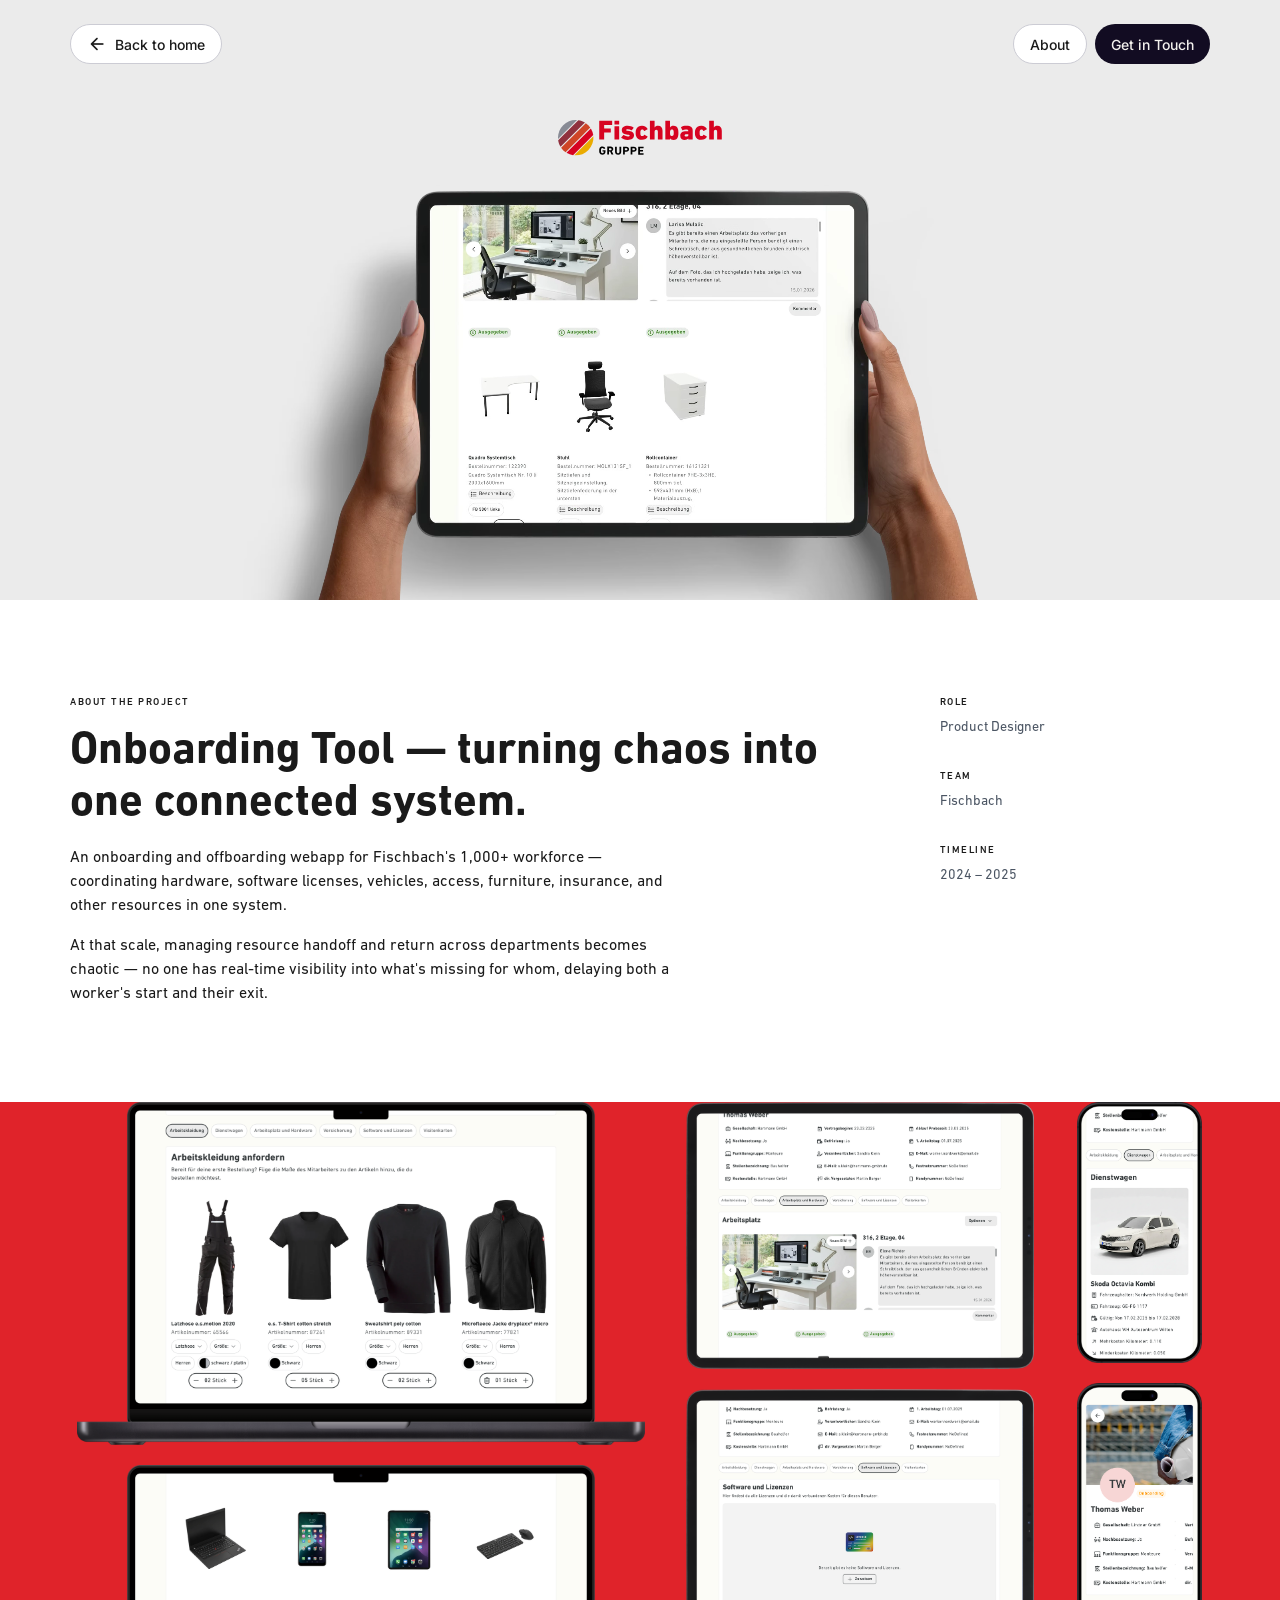
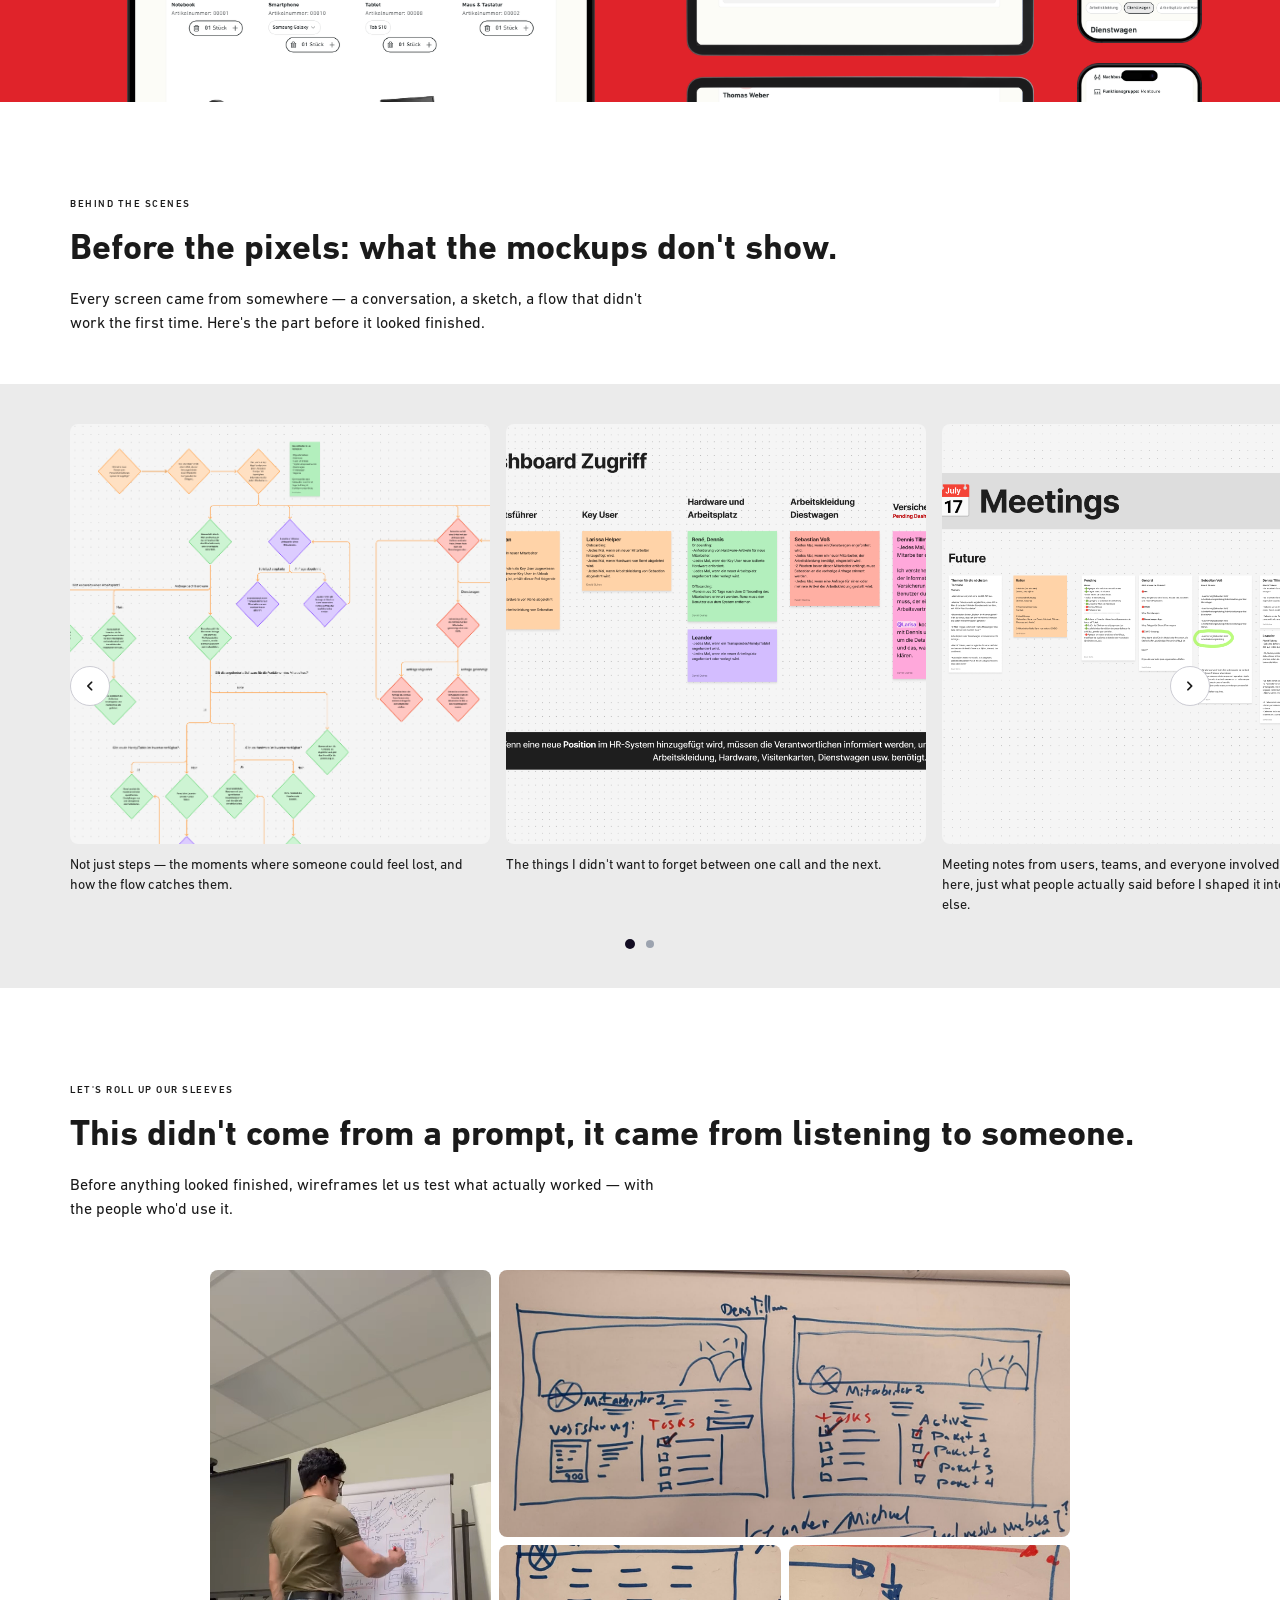
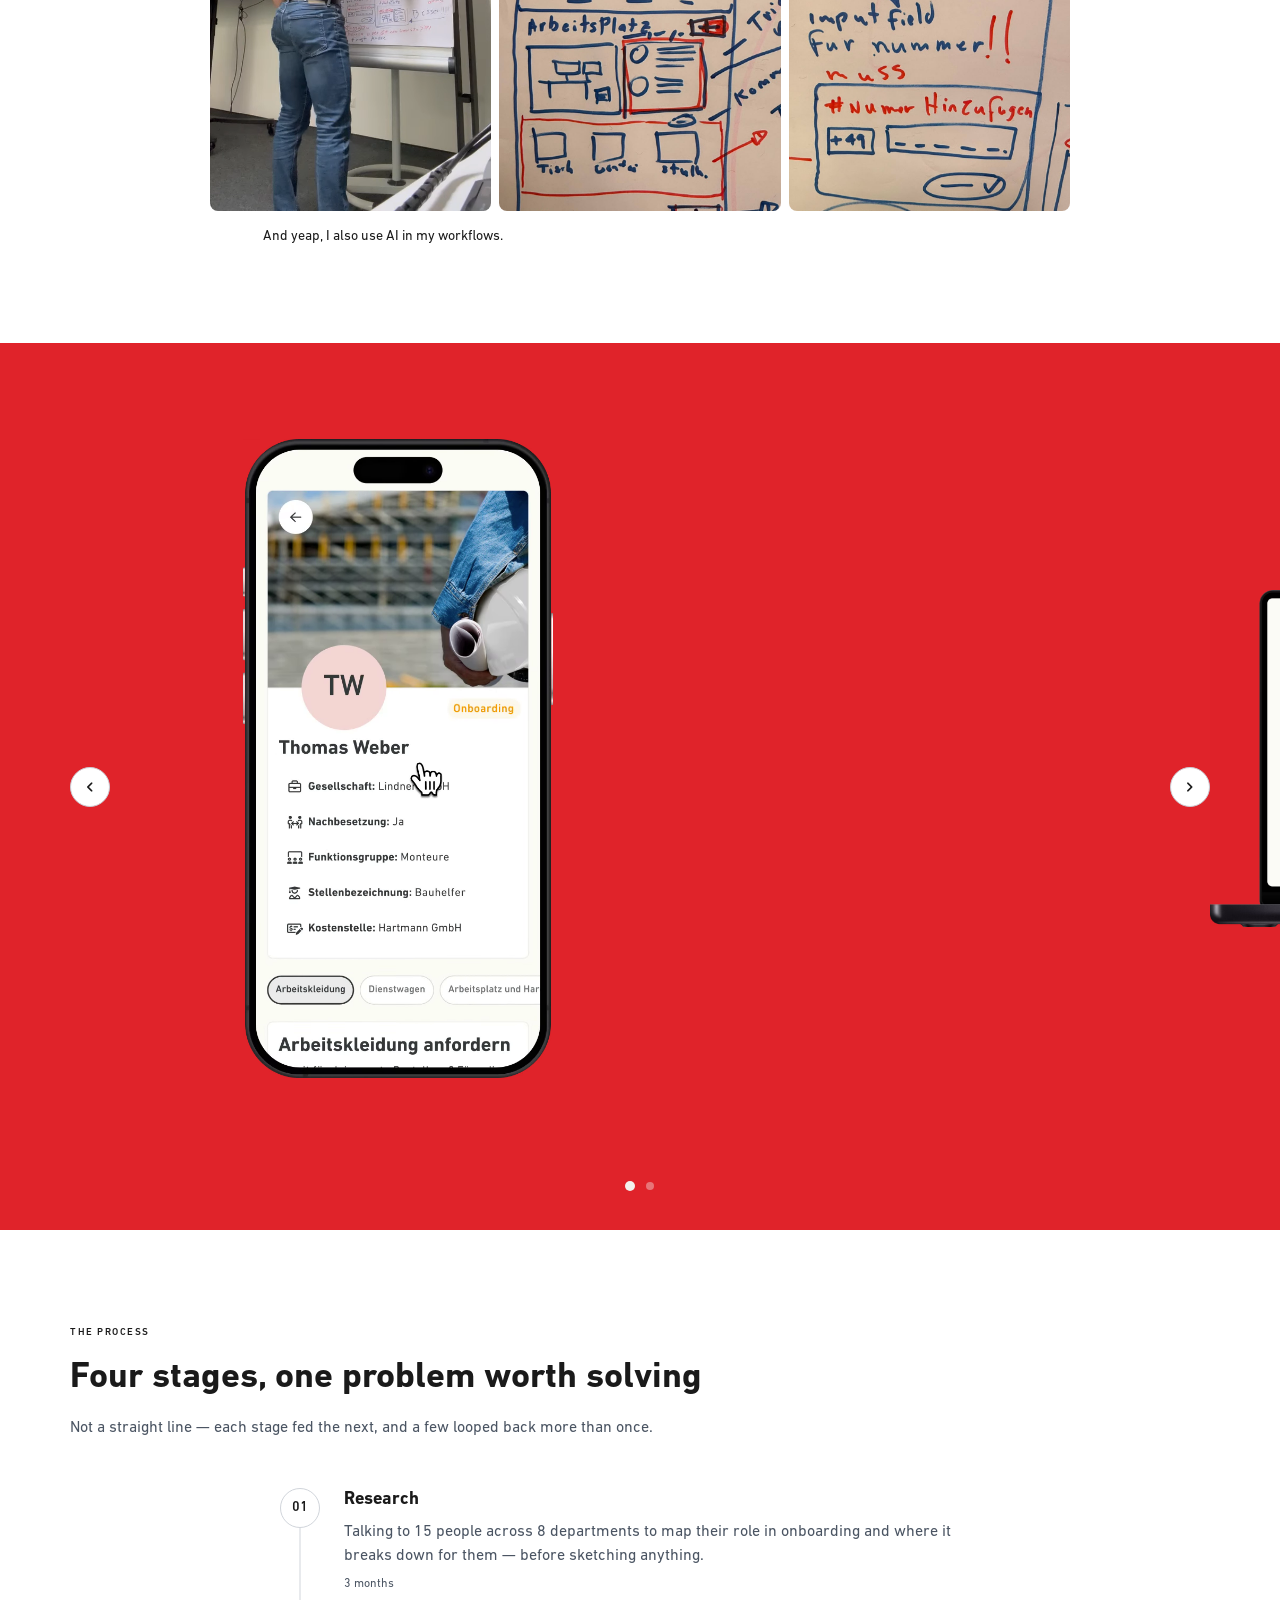
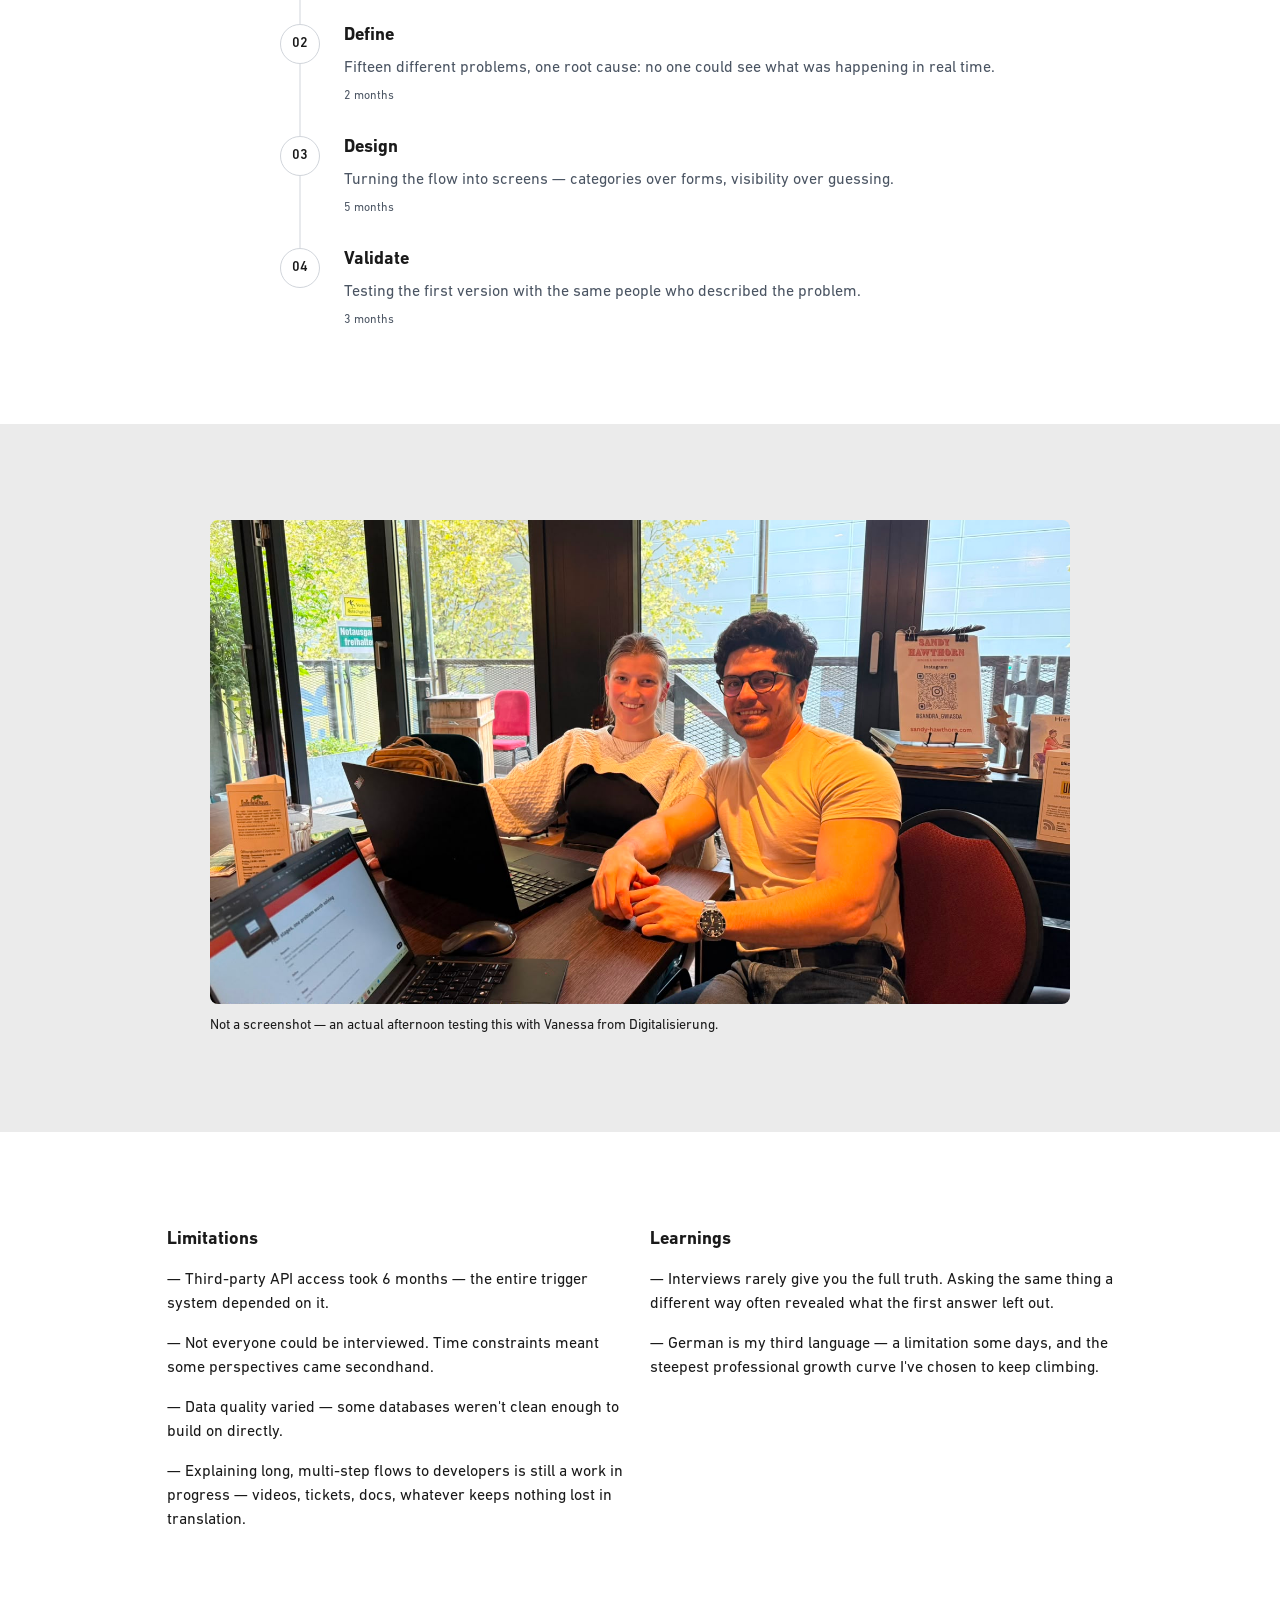
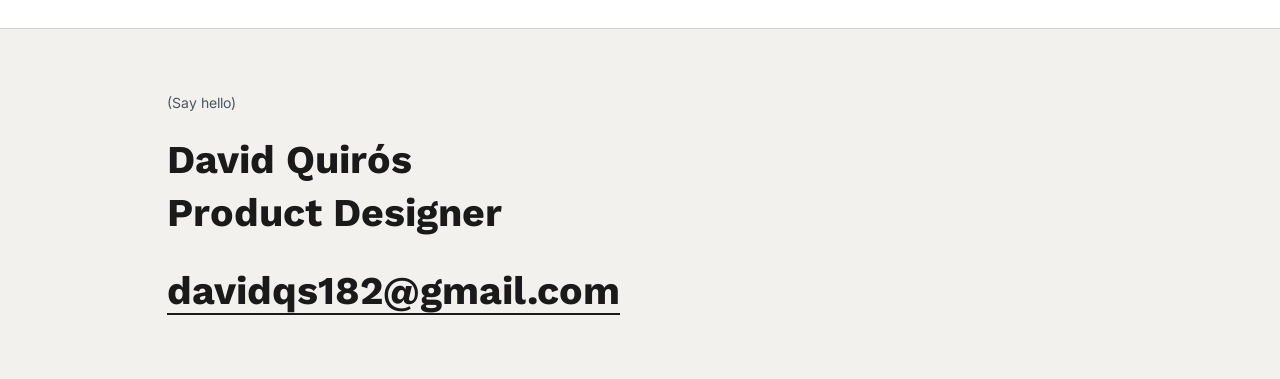
<file: project-onboarding.html>
<!DOCTYPE html>
<html lang="en">
<head>
  <meta charset="UTF-8">
  <title>Onboarding Tool — David Quirós</title>
  <!-- URL vieja, se queda como redirect por si ya se compartió este
       link con alguien (LinkedIn, un reclutador, etc.) — el contenido
       real ahora vive en /project-onboarding/. noindex + canonical para
       que buscadores nunca traten esto como una página aparte. -->
  <meta http-equiv="refresh" content="0; url=/project-onboarding/">
  <link rel="canonical" href="https://pixel-personas.com/project-onboarding/">
  <meta name="robots" content="noindex">
  <script>location.replace("/project-onboarding/");</script>
</head>
<body>
  <p>Redirecting to <a href="/project-onboarding/">this page</a>…</p>
</body>
</html>
</file>
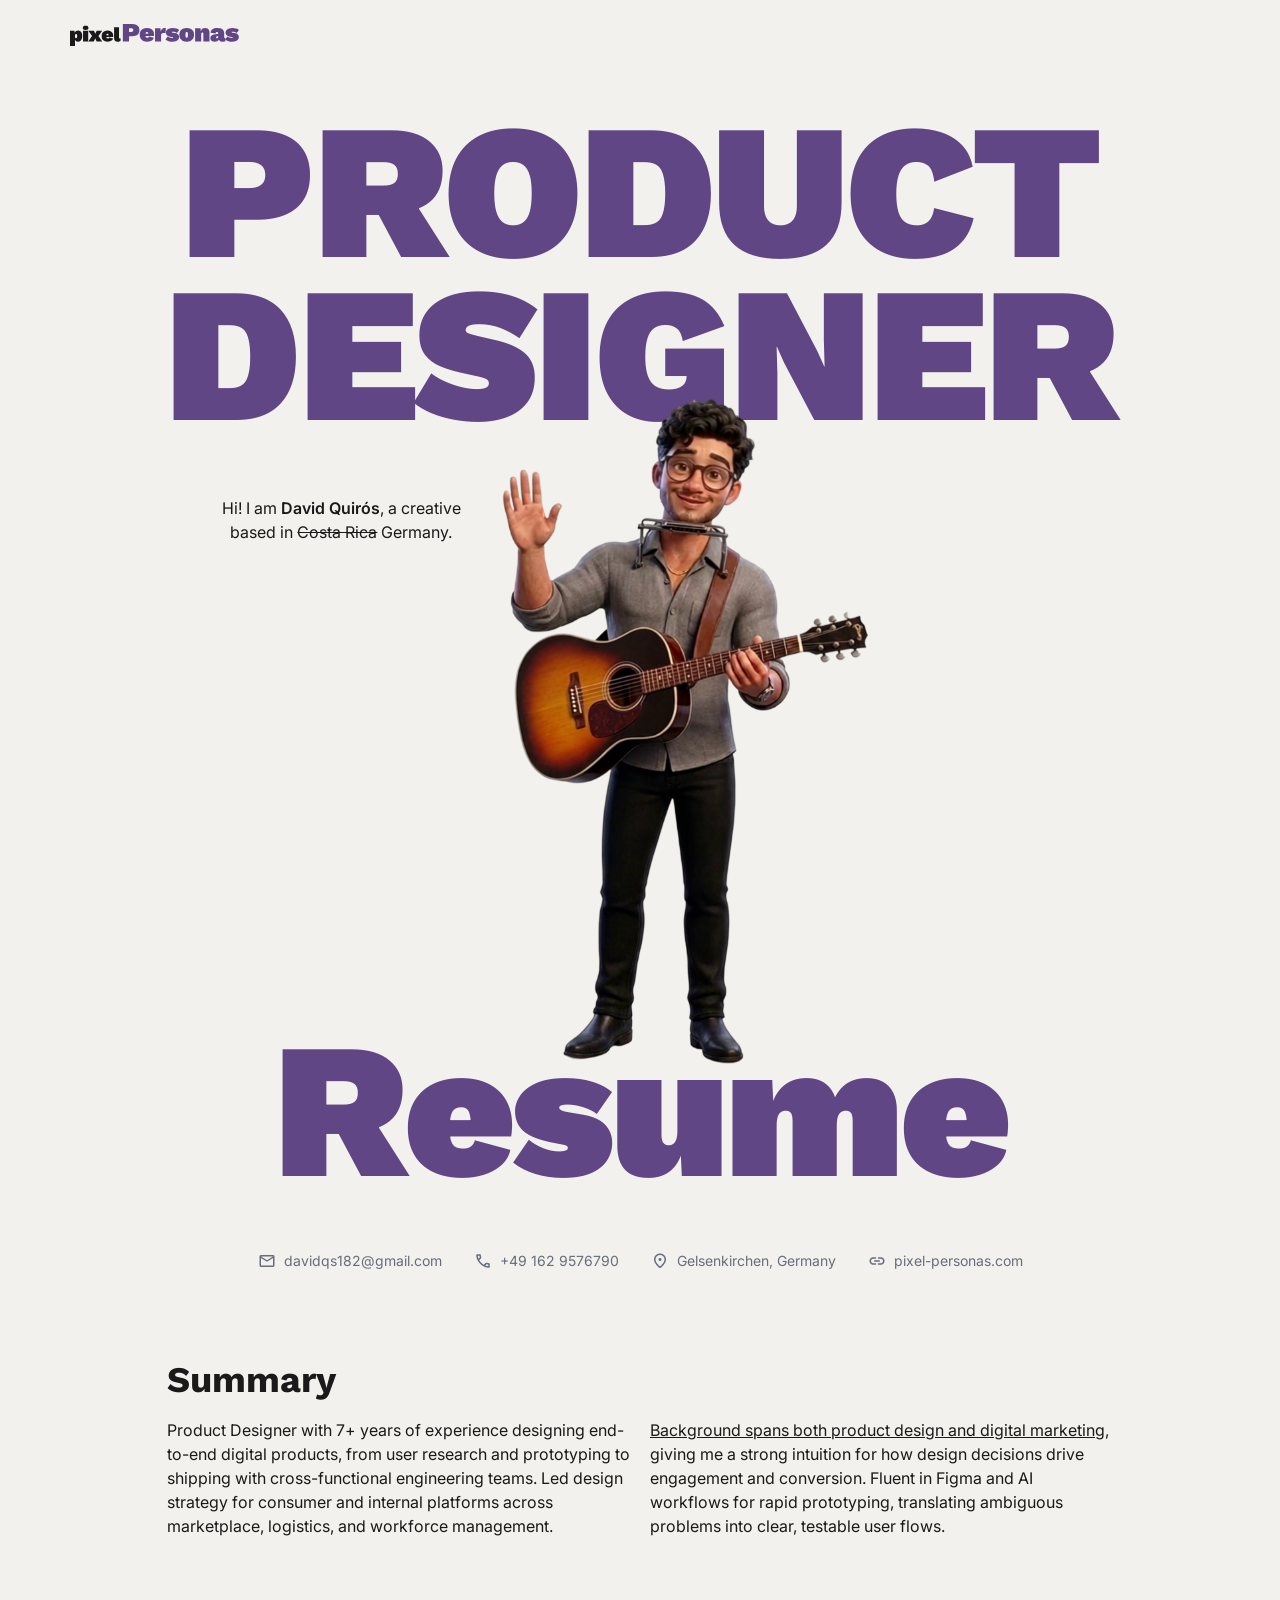
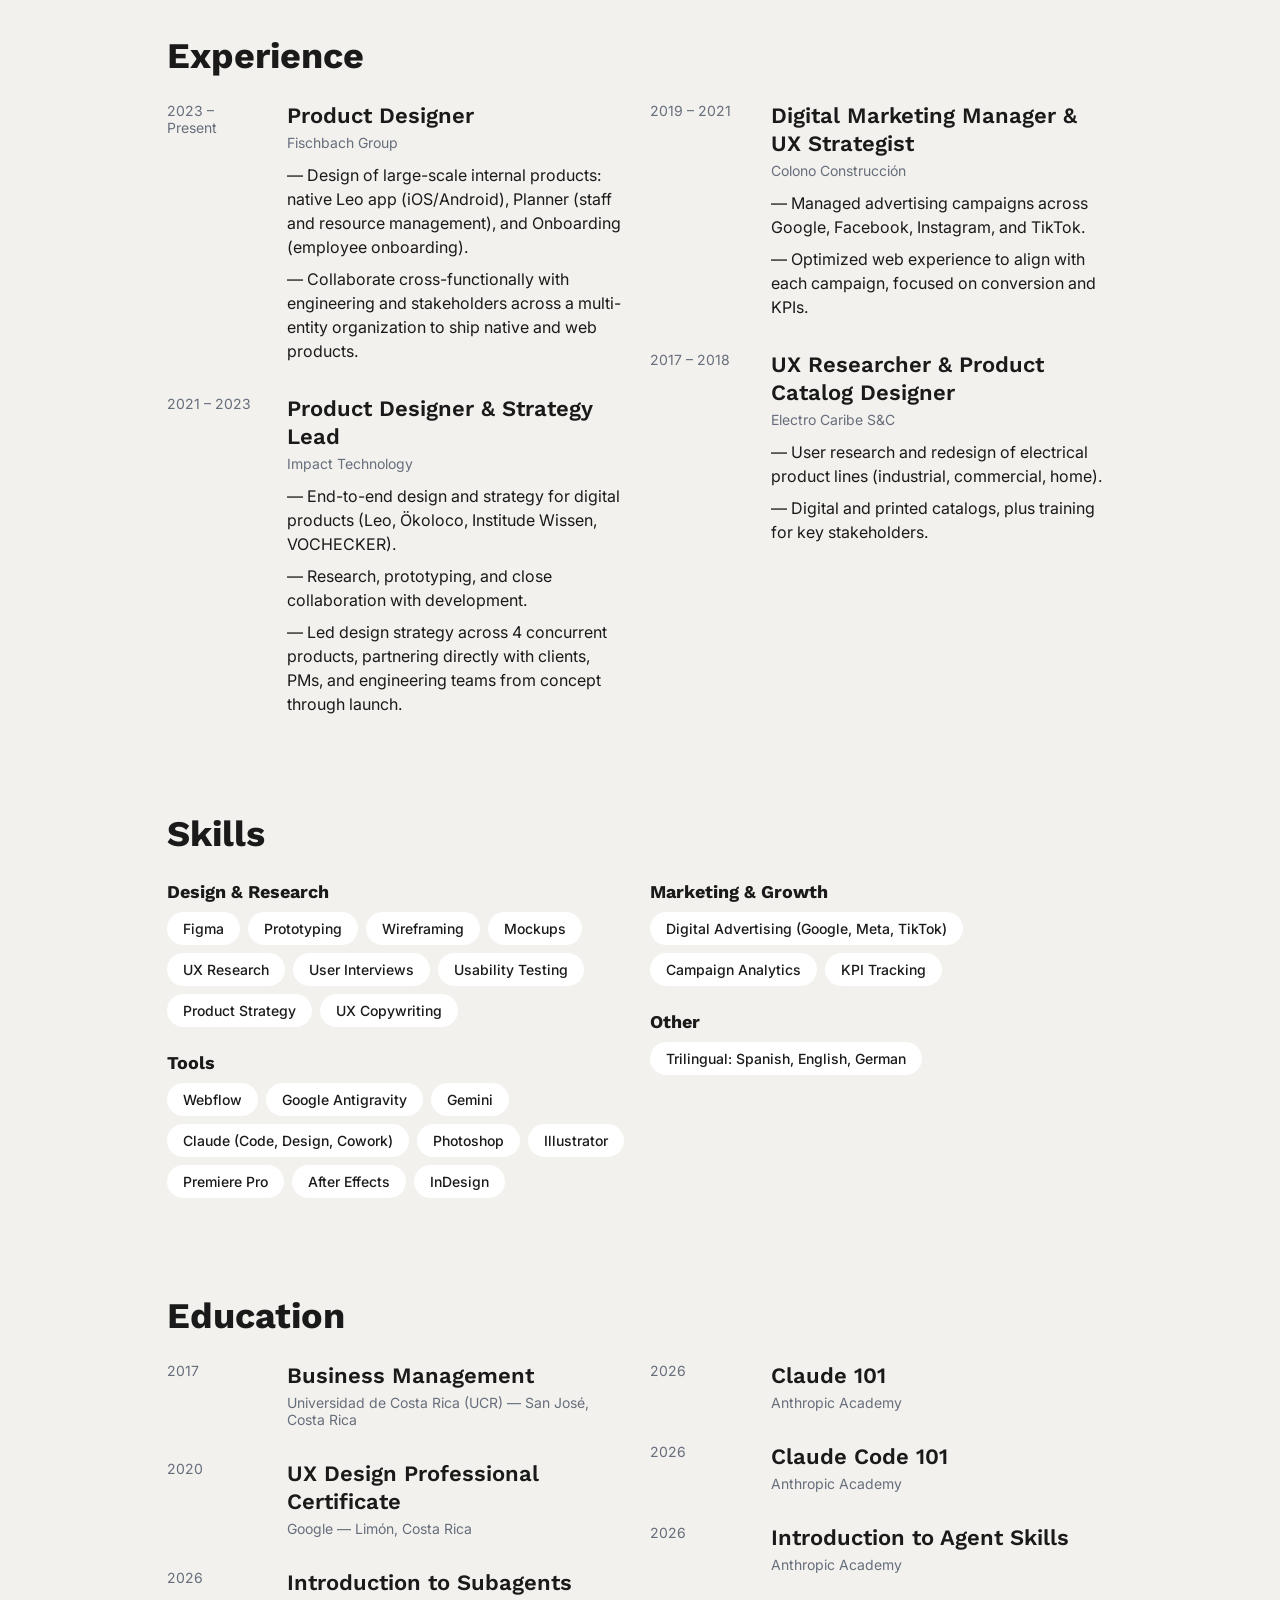
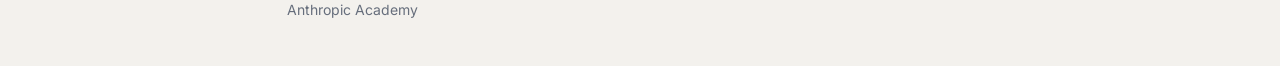
<file: resume.html>
<!DOCTYPE html>
<html lang="en">
<head>
  <!-- Google tag (gtag.js) -->
  <script async src="https://www.googletagmanager.com/gtag/js?id=G-3EV32X3877"></script>
  <script>
    window.dataLayer = window.dataLayer || [];
    function gtag(){dataLayer.push(arguments);}
    gtag('js', new Date());

    gtag('config', 'G-3EV32X3877');
  </script>
  <!-- End Google tag (gtag.js) -->
  <!-- Google Tag Manager -->
  <script>(function(w,d,s,l,i){w[l]=w[l]||[];w[l].push({'gtm.start':
  new Date().getTime(),event:'gtm.js'});var f=d.getElementsByTagName(s)[0],
  j=d.createElement(s),dl=l!='dataLayer'?'&l='+l:'';j.async=true;j.src=
  'https://www.googletagmanager.com/gtm.js?id='+i+dl;f.parentNode.insertBefore(j,f);
  })(window,document,'script','dataLayer','GTM-TLW9D86D');</script>
  <!-- End Google Tag Manager -->
  <meta charset="UTF-8">
  <meta name="viewport" content="width=device-width, initial-scale=1.0">
  <!-- A pedido de David: solo Home, About y las páginas de proyecto
       deben indexarse — el resume no. -->
  <meta name="robots" content="noindex">
  <title>Resume — David Quirós</title>
  <!-- noindex igual, pero og:*/twitter:* sí sirven acá: si David manda
       este link directo por mail/LinkedIn, esas apps arman la vista
       previa igual, noindex solo le habla a los buscadores. -->
  <meta name="description" content="Resume of David Quirós, Product Designer with experience in end-to-end digital product design.">
  <meta property="og:title" content="Resume — David Quirós">
  <meta property="og:description" content="Resume of David Quirós, Product Designer with experience in end-to-end digital product design.">
  <meta property="og:url" content="https://pixel-personas.com/resume.html">
  <meta property="og:type" content="website">
  <meta property="og:image" content="https://pixel-personas.com/assets/images/open-graph-cover.jpg">
  <meta property="og:site_name" content="David Quirós — Product Designer">
  <meta name="twitter:card" content="summary_large_image">
  <meta name="twitter:title" content="Resume — David Quirós">
  <meta name="twitter:description" content="Resume of David Quirós, Product Designer with experience in end-to-end digital product design.">
  <meta name="twitter:image" content="https://pixel-personas.com/assets/images/open-graph-cover.jpg">
  <link rel="icon" type="image/png" href="assets/Logo/favicon.png">
  <link rel="preconnect" href="https://fonts.googleapis.com">
  <link href="https://fonts.googleapis.com/css2?family=Work+Sans:wght@400;500;600;900&family=Inter:wght@400;500;600&display=swap" rel="stylesheet">
  <link href="https://fonts.googleapis.com/css2?family=Material+Symbols+Rounded:opsz,wght,FILL,GRAD@20..48,400,0,0" rel="stylesheet">
  <link rel="stylesheet" href="css/tokens.css">
  <link rel="stylesheet" href="css/components.css">
  <link rel="stylesheet" href="css/styles.css">
  <link rel="stylesheet" href="css/resume.css">
</head>
<body>
  <!-- Google Tag Manager (noscript) -->
  <noscript><iframe src="https://www.googletagmanager.com/ns.html?id=GTM-TLW9D86D"
  height="0" width="0" style="display:none;visibility:hidden"></iframe></noscript>
  <!-- End Google Tag Manager (noscript) -->

  <header class="navbar container">
    <a href="/">
      <img
        class="navbar__logo"
        src="assets/Logo/pixelPersonas.svg"
        alt="pixelPersona"
        width="1384"
        height="180"
      >
    </a>
  </header>

  <main>
    <!-- Mismo hero que index.html (título grande + personaje + intro),
         pero fijo: sin el tipeo letra por letra ni el scroll-scrub del
         personaje. Frame 30 (mano arriba, saludando) en vez del frame 0
         de reposo — más apropiado para una página de resume. Sin
         id="stageImg" — el scroll-scrub de main.js busca ese id
         puntual, así que no encuentra nada acá y no hace nada, aunque
         el script sí esté cargado. -->
    <section class="hero container">
      <h1 class="hero__title">Product<br>Designer</h1>

      <div class="hero__stage">
        <p class="hero__intro" aria-label="Hi! I am David Quirós, a creative based in Germany.">
          <span aria-hidden="true">Hi! I am </span><span class="hero__intro-name" aria-hidden="true">David Quirós</span><span aria-hidden="true">, a creative based in </span><span class="hero__intro-strike" aria-hidden="true">Costa Rica</span><span aria-hidden="true"> Germany.</span>
        </p>
        <img
          class="hero__avatar"
          src="assets/animations/hero-guitar-scroll/frames/frame_00030.png"
          alt="David Quirós waving"
          draggable="false"
          width="828"
          height="1108"
        >
      </div>

      <h2 class="hero__subtitle">Resume</h2>
    </section>

    <!-- Placeholder — David pasa los datos reales después. Estructura
         y estilos ya definitivos (escala tipográfica/spacing/grid-12
         ya establecidos en el sitio), solo el contenido es de relleno. -->
    <section class="resume-contact container">
      <ul class="resume-contact__list">
        <li class="resume-contact__item">
          <span class="material-symbols-rounded" aria-hidden="true">mail</span>
          <span>davidqs182@gmail.com</span>
        </li>
        <li class="resume-contact__item">
          <span class="material-symbols-rounded" aria-hidden="true">call</span>
          <span>+49 162 9576790</span>
        </li>
        <li class="resume-contact__item">
          <span class="material-symbols-rounded" aria-hidden="true">location_on</span>
          <span>Gelsenkirchen, Germany</span>
        </li>
        <li class="resume-contact__item">
          <span class="material-symbols-rounded" aria-hidden="true">link</span>
          <a href="https://pixel-personas.com">pixel-personas.com</a>
        </li>
      </ul>
    </section>

    <section class="resume-summary container">
      <div class="grid-12">
        <h2 class="resume-section__heading">Summary</h2>
        <p class="resume-summary__body resume-summary__body--col1">
          Product Designer with 7+ years of experience designing end-to-end
          digital products, from user research and prototyping to shipping
          with cross-functional engineering teams. Led design strategy for
          consumer and internal platforms across marketplace, logistics, and
          workforce management.
        </p>
        <p class="resume-summary__body resume-summary__body--col2">
          <strong>Background spans both product design and digital
          marketing</strong>, giving me a strong intuition for how design
          decisions drive engagement and conversion. Fluent in Figma and AI
          workflows for rapid
          prototyping, translating ambiguous problems into clear, testable
          user flows.
        </p>
      </div>
    </section>

    <!-- Experience: título compartido arriba de las dos columnas (así
         la primera entrada de cada columna arranca a la misma altura
         — antes el título solo estaba encima de la columna izquierda,
         corriendo a la derecha una fila más abajo). 2 entradas en cada
         columna (2/7 + 8/13, mismo inicio en columna 2 que el resto
         del contenido desde Summary). Education ya no comparte fila
         con Experience — pasa a ser su propia sección, apilada antes
         de Skills. -->
    <section class="resume-experience container">
      <div class="resume-work__grid grid-12">
        <h2 class="resume-section__heading">Experience</h2>
        <div class="resume-entry-list resume-entry-list--col1">
          <article class="resume-entry grid-12">
            <p class="resume-entry__dates">2023 – Present</p>
            <div class="resume-entry__content">
              <h3 class="resume-entry__role">Product Designer</h3>
              <p class="resume-entry__company">Fischbach Group</p>
              <ul class="resume-entry__bullets">
                <li>— Design of large-scale internal products: native Leo app (iOS/Android), Planner (staff and resource management), and Onboarding (employee onboarding).</li>
                <li>— Collaborate cross-functionally with engineering and stakeholders across a multi-entity organization to ship native and web products.</li>
              </ul>
            </div>
          </article>
          <article class="resume-entry grid-12">
            <p class="resume-entry__dates">2021 – 2023</p>
            <div class="resume-entry__content">
              <h3 class="resume-entry__role">Product Designer &amp; Strategy Lead</h3>
              <p class="resume-entry__company">Impact Technology</p>
              <ul class="resume-entry__bullets">
                <li>— End-to-end design and strategy for digital products (Leo, Ökoloco, Institude Wissen, VOCHECKER).</li>
                <li>— Research, prototyping, and close collaboration with development.</li>
                <li>— Led design strategy across 4 concurrent products, partnering directly with clients, PMs, and engineering teams from concept through launch.</li>
              </ul>
            </div>
          </article>
        </div>

        <div class="resume-entry-list resume-entry-list--col2">
          <article class="resume-entry grid-12">
            <p class="resume-entry__dates">2019 – 2021</p>
            <div class="resume-entry__content">
              <h3 class="resume-entry__role">Digital Marketing Manager &amp; UX Strategist</h3>
              <p class="resume-entry__company">Colono Construcción</p>
              <ul class="resume-entry__bullets">
                <li>— Managed advertising campaigns across Google, Facebook, Instagram, and TikTok.</li>
                <li>— Optimized web experience to align with each campaign, focused on conversion and KPIs.</li>
              </ul>
            </div>
          </article>
          <article class="resume-entry grid-12">
            <p class="resume-entry__dates">2017 – 2018</p>
            <div class="resume-entry__content">
              <h3 class="resume-entry__role">UX Researcher &amp; Product Catalog Designer</h3>
              <p class="resume-entry__company">Electro Caribe S&amp;C</p>
              <ul class="resume-entry__bullets">
                <li>— User research and redesign of electrical product lines (industrial, commercial, home).</li>
                <li>— Digital and printed catalogs, plus training for key stakeholders.</li>
              </ul>
            </div>
          </article>
        </div>
      </div>
    </section>

    <!-- Skills: mismo patrón que Experience — heading arriba de las
         dos columnas (así ambas arrancan a la misma altura), 2 grupos
         de categorías en cada columna. -->
    <section class="resume-skills container">
      <div class="resume-work__grid grid-12">
        <h2 class="resume-section__heading">Skills</h2>

        <div class="resume-skills__col resume-skills__col--1">
          <div class="resume-skills__group">
            <h3 class="resume-skills__category">Design &amp; Research</h3>
            <ul class="resume-skills__list">
              <li class="resume-skill">Figma</li>
              <li class="resume-skill">Prototyping</li>
              <li class="resume-skill">Wireframing</li>
              <li class="resume-skill">Mockups</li>
              <li class="resume-skill">UX Research</li>
              <li class="resume-skill">User Interviews</li>
              <li class="resume-skill">Usability Testing</li>
              <li class="resume-skill">Product Strategy</li>
              <li class="resume-skill">UX Copywriting</li>
            </ul>
          </div>

          <div class="resume-skills__group">
            <h3 class="resume-skills__category">Tools</h3>
            <ul class="resume-skills__list">
              <li class="resume-skill">Webflow</li>
              <li class="resume-skill">Google Antigravity</li>
              <li class="resume-skill">Gemini</li>
              <li class="resume-skill">Claude (Code, Design, Cowork)</li>
              <li class="resume-skill">Photoshop</li>
              <li class="resume-skill">Illustrator</li>
              <li class="resume-skill">Premiere Pro</li>
              <li class="resume-skill">After Effects</li>
              <li class="resume-skill">InDesign</li>
            </ul>
          </div>
        </div>

        <div class="resume-skills__col resume-skills__col--2">
          <div class="resume-skills__group">
            <h3 class="resume-skills__category">Marketing &amp; Growth</h3>
            <ul class="resume-skills__list">
              <li class="resume-skill">Digital Advertising (Google, Meta, TikTok)</li>
              <li class="resume-skill">Campaign Analytics</li>
              <li class="resume-skill">KPI Tracking</li>
            </ul>
          </div>

          <div class="resume-skills__group">
            <h3 class="resume-skills__category">Other</h3>
            <p class="resume-skills__note">Trilingual: Spanish, English, German</p>
          </div>
        </div>
      </div>
    </section>

    <!-- Education: mismo patrón de 2 columnas que Experience (heading
         compartido arriba, ambas arrancando a la misma altura) — acá
         ordenado del más viejo al más nuevo (al revés que Experience),
         a pedido de David. -->
    <section class="resume-education container">
      <div class="resume-work__grid grid-12">
        <h2 class="resume-section__heading">Education</h2>

        <div class="resume-entry-list resume-entry-list--col1">
          <article class="resume-entry grid-12">
            <p class="resume-entry__dates">2017</p>
            <div class="resume-entry__content">
              <h3 class="resume-entry__role">Business Management</h3>
              <p class="resume-entry__company">Universidad de Costa Rica (UCR) — San José, Costa Rica</p>
            </div>
          </article>
          <article class="resume-entry grid-12">
            <p class="resume-entry__dates">2020</p>
            <div class="resume-entry__content">
              <h3 class="resume-entry__role">UX Design Professional Certificate</h3>
              <p class="resume-entry__company">Google — Limón, Costa Rica</p>
            </div>
          </article>
          <article class="resume-entry grid-12">
            <p class="resume-entry__dates">2026</p>
            <div class="resume-entry__content">
              <h3 class="resume-entry__role">Introduction to Subagents</h3>
              <p class="resume-entry__company">Anthropic Academy</p>
            </div>
          </article>
        </div>

        <div class="resume-entry-list resume-entry-list--col2">
          <article class="resume-entry grid-12">
            <p class="resume-entry__dates">2026</p>
            <div class="resume-entry__content">
              <h3 class="resume-entry__role">Claude 101</h3>
              <p class="resume-entry__company">Anthropic Academy</p>
            </div>
          </article>
          <article class="resume-entry grid-12">
            <p class="resume-entry__dates">2026</p>
            <div class="resume-entry__content">
              <h3 class="resume-entry__role">Claude Code 101</h3>
              <p class="resume-entry__company">Anthropic Academy</p>
            </div>
          </article>
          <article class="resume-entry grid-12">
            <p class="resume-entry__dates">2026</p>
            <div class="resume-entry__content">
              <h3 class="resume-entry__role">Introduction to Agent Skills</h3>
              <p class="resume-entry__company">Anthropic Academy</p>
            </div>
          </article>
        </div>
      </div>
    </section>
  </main>

  <!-- Herramienta de guía (no es parte del diseño del sitio, solo
       visible en localhost — ver js/main.js): overlay del grid de 12
       columnas que sigue el breakpoint real del viewport (12 / 8 / 4
       col según el ancho, ver css/components.css) + botón para
       prenderlo/apagarlo. Atajo de teclado: "g". Oculto también en
       @media print al exportar el PDF. -->
  <div id="grid-overlay" aria-hidden="true">
    <div class="grid-overlay__col"></div>
    <div class="grid-overlay__col"></div>
    <div class="grid-overlay__col"></div>
    <div class="grid-overlay__col"></div>
    <div class="grid-overlay__col"></div>
    <div class="grid-overlay__col"></div>
    <div class="grid-overlay__col"></div>
    <div class="grid-overlay__col"></div>
    <div class="grid-overlay__col"></div>
    <div class="grid-overlay__col"></div>
    <div class="grid-overlay__col"></div>
    <div class="grid-overlay__col"></div>
  </div>

  <div id="dev-tools">
    <button id="grid-overlay-toggle" type="button">
      <span class="material-symbols-rounded" aria-hidden="true">grid_on</span>
      Grid
    </button>
  </div>

  <script src="js/main.js"></script>
</body>
</html>
</file>
<file: css/tokens.css>
/* =====================================================================
   DESIGN TOKENS
   =====================================================================
   Estos son los "ingredientes" del sistema de diseño: colores,
   tipografía y medidas base. No hay estilos visuales de página acá,
   solo variables (custom properties) para que todo el sitio use los
   mismos valores en vez de números sueltos repetidos por todos lados.

   Fuente: componentes "Button", "purple-tint-palette", "Gray" (Frame
   793) y "Typographic Scale" del archivo de Figma.
   ===================================================================== */

:root {
  /* ---------- Color / Purple ----------
     50-900 tal cual está en Figma (purple-tint-palette). 950 es un
     agregado nuestro (no está en Figma) para el botón Dark — 900 no
     se sentía lo bastante "negro" para un estado enabled; se calculó
     siguiendo la misma progresión de oscurecimiento que ya traía la
     escala (~0.64x por escalón desde 900), no un negro puro, para que
     se mantenga dentro de la familia de la marca. */
  --color-purple-50: #f6f4fa;
  --color-purple-100: #edeaf5;
  --color-purple-200: #dbd5ec;
  --color-purple-300: #c1b6e0;
  --color-purple-400: #9a89cc;
  --color-purple-500: #614685;
  --color-purple-600: #523b75;
  --color-purple-700: #422e63;
  --color-purple-800: #31214f;
  --color-purple-900: #1c1335;
  --color-purple-950: #120c22;

  /* ---------- Color / Gray ----------
     Escala completa tal cual está en Figma (Frame 793 "Gray"). */
  --color-gray-50: #f9fafb;
  --color-gray-100: #f3f4f6;
  --color-gray-200: #e5e7eb;
  --color-gray-300: #d1d5db;
  --color-gray-400: #9ca3af;
  --color-gray-500: #6b7280;
  /* 550 — agregado nuestro (no está en Figma), mismo criterio que
     Purple 950: un paso intermedio que no existía en la escala.
     Texto secundario (captions, ficha Role/Team/Timeline) sobre
     --color-bg (#F3F1ED): con Gray 500 el contraste da 4.29:1 (no
     llega al mínimo WCAG AA de 4.5:1 para texto normal); con Gray 600
     da 6.71:1, que cumple pero se siente más pesado de lo que David
     quería para un texto secundario. Este valor se calculó para caer
     justo en el mínimo aceptable (~4.5:1) — visualmente más liviano
     que 600, sin dejar de cumplir el estándar. */
  --color-gray-550: #666e7c;
  --color-gray-600: #4b5563;
  --color-gray-700: #374151;
  --color-gray-800: #1f2937;
  --color-gray-900: #111827;

  /* ---------- Color / Red (destructive) ----------
     Solo existen estos 3 tonos en el componente Button de Figma
     (no hay una escala 50-900 completa como Purple/Gray). */
  --color-red-200: #ebb2b2;
  --color-red-500: #e53333;
  --color-red-700: #bf2626;

  /* ---------- Color / Superficie y texto ----------
     Alias semánticos: en vez de usar "purple-500" directo en el
     layout, usamos un nombre que dice PARA QUÉ es el color. Así, si
     el color de marca cambia algún día, se edita en un solo lugar. */
  --color-bg: #f3f1ed;
  --color-text: var(--color-gray-800);
  --color-text-black: #1a1a1a;
  --color-text-white: #f3f1ed;
  --color-brand: var(--color-purple-500);
  --color-dark: var(--color-gray-900);
  /* Fondo del header + hero en las páginas de detalle de proyecto
     (ej. Onboarding Tool) — #EBEBEB tal cual en Figma. Ahí tampoco es
     un token de su escala Gray, es un valor literal local al frame,
     por eso lo tratamos igual acá: alias semántico, no parte de la
     escala --color-gray-*. */
  --color-surface-project: #ebebeb;

  /* ---------- Tipografía ----------
     Familias realmente usadas en los componentes (el "Typographic
     Scale" de Figma está en Roboto, pero el Button usa Inter y el
     hero usa Work Sans — priorizamos lo que los componentes reales
     usan). */
  --font-display: "Work Sans", sans-serif;
  --font-body: "Inter", sans-serif;

  /* Fuente paga (Fischbach la tiene licenciada), usada solo en el
     título de las páginas de detalle de proyecto (ej. "Onboarding
     Tool") — no es parte del sistema tipográfico general del sitio,
     por eso no reemplaza --font-display. Archivo real vía @font-face
     más abajo; solo se trajo el peso Bold/700 (el único que se usa
     hoy) para no cargar pesos sin usar. */
  --font-din-next: "DIN Next LT Pro", var(--font-display);

  /* Fuente real de brand.youtube (títulos), self-hosted desde el propio
     CDN de Google — usada solo en project-youtube-discovery.html
     (--font-display redefinido SOLO ahí, ver project-youtube-discovery.css),
     mismo criterio que --font-din-next arriba: no reemplaza --font-display
     acá. Archivo real vía @font-face en components.css. */
  --font-youtube-display: "YouTubeDisplay", var(--font-display);

  /* Escala tipográfica (tamaño / interlineado), tomada de la pieza
     "Typographic Scale" de Figma. Pensada para contenido futuro
     (párrafos, tarjetas, etc.) — el título del hero ya tiene su
     propio tamaño exacto (216.61px) y no usa esta escala. */
  --text-h1-size: 45px;
  --text-h1-line: 52px;
  --text-h2-size: 36px;
  --text-h2-line: 44px;
  --text-h3-size: 28px;
  --text-h3-line: 36px;
  --text-h4-size: 22px;
  --text-h4-line: 28px;
  --text-h5-size: 18px;
  --text-h5-line: 24px;
  --text-body-lg-size: 16px;
  --text-body-lg-line: 24px;
  --text-body-size: 14px;
  --text-body-line: 20px;
  --text-body-sm-size: 12px;
  --text-body-sm-line: 16px;
  --text-caption-size: 11px;
  --text-caption-line: 14px;
  --text-overline-size: 10px;
  --text-overline-line: 14px;
  --text-overline-tracking: 0.15em;

  /* ---------- Layout grid (Desktop) ----------
     Igual al "Layout Grid" configurado en el frame de Figma: 12
     columnas, 70px de margen lateral, 20px de espacio entre
     columnas, sobre un frame de referencia de 1440px. */
  --grid-columns: 12;
  --grid-margin: 70px;
  --grid-gutter: 20px;
  --grid-max-width: 1440px;

  /* ---------- Breakpoints y grids de Tablet / Mobile ----------
     Cortes de ancho estándar de industria (los mismos que usan
     Bootstrap 5 y Tailwind, entre otros): Mobile <768px, Tablet
     768–1023px, Desktop ≥1024px. No son variables usables dentro de
     @media (la spec de CSS no permite var() ahí) — quedan como
     referencia documentada; los @media reales que las necesiten van
     con el número literal.

     Columnas/márgenes/gutters de Tablet y Mobile: estándar de
     industria también (mismos valores que Figma trae por default en
     sus presets de grid responsivo, y muy cerca de la spec de
     Material Design 3 — Compact: 4 columnas/16dp margen, Medium:
     8 columnas/24-32dp margen). Los anchos de referencia (768/375)
     son los tamaños de diseño típicos para cada categoría (tablet
     portrait / iPhone estándar), no anchos "reales" de ningún
     dispositivo puntual.

     Alimentan el selector de breakpoints del overlay de grilla
     (#dev-tools, visible solo en localhost) para previsualizar cada
     grid, y --grid-tablet-margin/--grid-mobile-margin (junto con sus
     --grid-*-gutter) ya se usan también en los @media reales de Home,
     Onboarding Tool y YouTube Compass (ver css/styles.css) para achicar
     --grid-margin/--grid-gutter a esos anchos — Resume y Design System
     quedan afuera de esa adaptación por ahora. */
  --grid-tablet-width: 768px;
  --grid-tablet-columns: 8;
  --grid-tablet-margin: 32px;
  --grid-tablet-gutter: 16px;

  --grid-mobile-width: 375px;
  --grid-mobile-columns: 4;
  --grid-mobile-margin: 16px;
  --grid-mobile-gutter: 16px;

  /* ---------- Espaciado ----------
     A diferencia de los colores y la tipografía, Figma no tiene un
     componente "Spacing Scale" del que copiar estos valores — es una
     escala de múltiplos de 4px que armamos nosotros para no repetir
     números sueltos por todo el CSS. Cubre los valores que ya se
     usaban en el sitio (8, 24, 40, 60) más los pasos intermedios de
     una progresión estándar, para tener de dónde elegir a futuro. */
  --space-4: 4px;
  --space-8: 8px;
  --space-12: 12px;
  --space-16: 16px;
  --space-24: 24px;
  --space-32: 32px;
  --space-40: 40px;
  --space-48: 48px;
  --space-60: 60px;
  --space-64: 64px;
  --space-96: 96px;
}
</file>
<file: css/components.css>
/* =====================================================================
   COMPONENTES
   =====================================================================
   Piezas de UI reutilizables. Usan los tokens de tokens.css — no
   deberían tener ningún color o tamaño "suelto" escrito a mano acá.

   Nota sobre estados: en Figma cada estado (Default/Hover/Disabled)
   es una capa distinta. En CSS no duplicamos esas capas: usamos
   pseudo-clases (:hover, :disabled) que el navegador aplica solo.
   ===================================================================== */

/* ---------- Utilidades ----------
   .sr-only — oculta visualmente un elemento sin sacarlo del árbol de
   accesibilidad (lectores de pantalla y buscadores lo siguen leyendo).
   Patrón estándar (no display:none/visibility:hidden, que sí lo sacan
   del todo): clip a 1x1px + overflow hidden + position:absolute para
   que no ocupe espacio ni afecte el layout visual.

   Primer uso: texto descriptivo dentro de un <h1> que de otra forma
   solo contendría una imagen (logo) o quedaría vacío — cada página
   necesita exactamente un <h1> real para SEO/accesibilidad, aunque
   visualmente el título todavía no esté diseñado. Ver
   project-onboarding/index.html y project-leo/index.html. */
.sr-only {
  position: absolute;
  width: 1px;
  height: 1px;
  padding: 0;
  margin: -1px;
  overflow: hidden;
  clip: rect(0, 0, 0, 0);
  white-space: nowrap;
  border: 0;
}

/* ---------- Fonts ----------
   Fuentes de Google (Work Sans, Inter, Material Symbols) se cargan
   vía <link> en el <head> de cada página. DIN Next LT Pro es una
   fuente paga (licencia de Fischbach), self-hosted acá porque no
   tiene un <link> externo — David la usa como prueba de tipografía
   completa en project-onboarding.html (--font-display/--font-body
   redefinidos SOLO ahí, ver project-onboarding.css), no reemplaza
   Work Sans/Inter en el resto del sitio.

   4 declaraciones para los pesos que la página realmente usa (headlines
   700, botones 500/600, eyebrow 600, body 400) — no cargamos italic,
   Condensed, Black, etc. del paquete completo que mandó David, esos no
   se usan acá. DIN Next no tiene un archivo "SemiBold"/600 propio: el
   de Medium se registra dos veces (500 y 600) para que los usos con
   font-weight:600 (.btn--lg, .eyebrow) no salten directo a Bold/700 —
   sin esto, el navegador busca el peso disponible más cercano hacia
   arriba y usaría Bold en vez de Medium, perdiendo la jerarquía visual
   que ya tenían botones/eyebrow frente a los headlines. */
@font-face {
  font-family: "DIN Next LT Pro";
  src: url("../assets/fonts/din-next-lt-pro/DINNextLTPro-Regular.otf") format("opentype");
  font-weight: 400;
  font-style: normal;
  font-display: swap;
}

@font-face {
  font-family: "DIN Next LT Pro";
  src: url("../assets/fonts/din-next-lt-pro/DINNextLTPro-Medium.otf") format("opentype");
  font-weight: 500;
  font-style: normal;
  font-display: swap;
}

@font-face {
  font-family: "DIN Next LT Pro";
  src: url("../assets/fonts/din-next-lt-pro/DINNextLTPro-Medium.otf") format("opentype");
  font-weight: 600;
  font-style: normal;
  font-display: swap;
}

@font-face {
  font-family: "DIN Next LT Pro";
  src: url("../assets/fonts/din-next-lt-pro/DINNextLTPro-Bold.otf") format("opentype");
  font-weight: 700;
  font-style: normal;
  font-display: swap;
}

/* YouTubeDisplay — la fuente real de títulos que usa brand.youtube (no
   confundir con "YouTube Sans", que es la de la UI de la app, no esta).
   Self-hosted acá con el mismo criterio que DIN Next arriba: David pidió
   usar la tipografía real encontrada en el research (era un fallback de
   sistema hasta ahora, ver design-system.html #youtube-discovery-ref) en
   vez de quedarnos con la aproximación. Archivos sacados del propio CDN
   de Google (gstatic.com/marketing-cms/...) inspeccionando qué carga
   brand.youtube en vivo — no están en Google Fonts ni tienen licencia
   pública de reuso; se usan igual a pedido explícito de David, a
   sabiendas de que es un asset de marca de Google (proyecto conceptual
   de portafolio, no un producto real). --font-display se redefine SOLO
   en project-youtube-discovery.css (ver ese archivo), no reemplaza
   Work Sans/Inter en el resto del sitio — mismo patrón que DIN Next.

   3 pesos (los que trae el archivo original, no hay Medium/SemiBold
   propio): Regular 400, Bold 700, ExtraBold 800 — los títulos de esta
   página piden el peso más pesado disponible (ExtraBold), no 900 (esa
   fuente no tiene ese peso; pedirlo haría que el navegador cayera en
   sintetizar bold sobre ExtraBold, verse peor que usar 800 directo). */
@font-face {
  font-family: "YouTubeDisplay";
  src: url("../assets/fonts/youtube-display/youtubedisplay-regular.woff2") format("woff2");
  font-weight: 400;
  font-style: normal;
  font-display: swap;
}

@font-face {
  font-family: "YouTubeDisplay";
  src: url("../assets/fonts/youtube-display/youtubedisplay-bold.woff2") format("woff2");
  font-weight: 700;
  font-style: normal;
  font-display: swap;
}

@font-face {
  font-family: "YouTubeDisplay";
  src: url("../assets/fonts/youtube-display/youtubedisplay-extrabold.woff2") format("woff2");
  font-weight: 800;
  font-style: normal;
  font-display: swap;
}

/* ---------- Button ----------
   Fuente: componente "Button" de Figma (5 estilos x 3 tamaños x 3
   estados). Los colores de "Secondary"/"Outline"/"Ghost" son valores
   exactos del componente (no son parte de la escala Gray — son un
   poco distintos, a propósito se dejan literales acá). */
.btn {
  display: inline-flex;
  align-items: center;
  justify-content: center;
  gap: 8px;
  border: none;
  border-radius: 999px;
  font-family: var(--font-body);
  text-decoration: none;
  white-space: nowrap;
  cursor: pointer;
  transition: background-color 0.15s ease, border-color 0.15s ease;
}

.btn:disabled,
.btn.is-disabled {
  opacity: 0.7;
  cursor: not-allowed;
}

/* Tamaños */
.btn--lg {
  min-height: 48px;
  padding: 12px 20px;
  font-size: 16px;
  font-weight: 600;
}

.btn--md {
  min-height: 40px;
  padding: 8px 16px;
  font-size: 14px;
  font-weight: 500;
}

.btn--sm {
  min-height: 32px;
  padding: 6px 12px;
  font-size: 13px;
  font-weight: 500;
}

/* Modifier: solo-ícono — mismo .btn (radio/colores/tamaños sin
   cambios), sin texto, perfectamente circular. Se combina con un
   tamaño (.btn--sm/md/lg) y un color (.btn--outline, etc.) igual que
   cualquier otro botón — este modifier solo saca el padding horizontal
   y fuerza ancho = alto (aspect-ratio:1/1 contra el min-height que ya
   define cada tamaño). */
.btn--icon {
  padding: 0;
  aspect-ratio: 1 / 1;
}

/* Modifier: botón "Back to home" del header. En desktop/tablet es un
   botón normal (flecha + texto). En mobile se queda solo con la flecha,
   circular (mismo recorte que .btn--icon) — a ese ancho el navbar ya
   apretado no necesita el texto y el aria-label del <a> cubre la
   accesibilidad. */
@media (max-width: 767px) {
  .btn--back {
    padding: 0;
    aspect-ratio: 1 / 1;
  }

  .btn--back__label {
    display: none;
  }
}

/* Estilo: Primary */
.btn--primary {
  background-color: var(--color-purple-500);
  color: var(--color-text-white);
}
.btn--primary:hover {
  background-color: var(--color-purple-700);
}
.btn--primary:disabled,
.btn--primary.is-disabled {
  background-color: var(--color-purple-200);
}

/* Estilo: Secondary */
.btn--secondary {
  background-color: var(--color-gray-200);
  color: var(--color-text-black);
}
.btn--secondary:hover {
  background-color: var(--color-gray-300);
}
.btn--secondary:disabled,
.btn--secondary.is-disabled {
  background-color: #f2f2f7;
}

/* Estilo: Destructive */
.btn--destructive {
  background-color: var(--color-red-500);
  color: var(--color-text-white);
}
.btn--destructive:hover {
  background-color: var(--color-red-700);
}
.btn--destructive:disabled,
.btn--destructive.is-disabled {
  background-color: var(--color-red-200);
}

/* Estilo: Outline */
.btn--outline {
  background-color: white;
  border: 1px solid #ccccd4;
  color: var(--color-text-black);
}
.btn--outline:hover {
  background-color: #f2f2f7;
}
.btn--outline:disabled,
.btn--outline.is-disabled {
  border-color: #b2c2eb;
}

/* Estilo: Ghost */
.btn--ghost {
  background-color: transparent;
  color: var(--color-text-black);
}
.btn--ghost:hover {
  background-color: #f2f2f7;
}

/* Estilo: Dark
   No es una variante del componente "Button" original de Figma —
   la agregamos nosotros: un "negro" que en realidad sale de la
   misma escala púrpura (purple-950), para que combine con el resto
   de la marca en vez de ser un gris/negro genérico. El hover se
   aclara (purple-900) en vez de oscurecerse, al revés que Primary. */
.btn--dark {
  background-color: var(--color-purple-950);
  color: var(--color-text-white);
}
.btn--dark:hover {
  background-color: var(--color-purple-900);
}
.btn--dark:disabled,
.btn--dark.is-disabled {
  background-color: var(--color-purple-200);
}

/* ---------- Source link (cita/fuente) ----------
   Link inline dentro de un párrafo de body, para marcar una cifra/dato
   con su fuente sin romper el flujo del texto ni "gritar" como un
   botón — hereda el color del texto que lo rodea (así funciona igual
   en cualquier página, sin importar qué negro/gris use cada una) y
   usa un subrayado punteado en vez de sólido para distinguirse de un
   link de navegación normal; se vuelve sólido en hover como única
   señal de interactividad. Nace en el "problema" y las tarjetas de
   audiencia de project-youtube-discovery (cifras de YouTube citadas
   con su fuente oficial). */
.source-link {
  color: inherit;
  text-decoration: underline;
  text-decoration-style: dotted;
  text-underline-offset: 3px;
}

.source-link:hover {
  text-decoration-style: solid;
}

/* ---------- Icons ----------
   Íconos de Google Material Symbols (Rounded) — nunca SVG dibujado a
   mano. El nombre del ícono va como texto adentro del <span> (ej.
   "arrow_forward"); la fuente lo convierte en el glifo. El color sale
   solo de `color` (currentColor), así que dentro de un .btn ya toma
   el color de texto del botón sin configurar nada aparte. CSS base
   tal cual la provee Google. */
.material-symbols-rounded {
  font-family: "Material Symbols Rounded";
  font-weight: normal;
  font-style: normal;
  font-size: 20px;
  line-height: 1;
  letter-spacing: normal;
  text-transform: none;
  display: inline-block;
  white-space: nowrap;
  word-wrap: normal;
  direction: ltr;
  font-feature-settings: "liga";
  -webkit-font-smoothing: antialiased;
  /* FILL 0 = trazo, sin relleno — la fuente es variable y el navegador
     no siempre asume este eje por su cuenta, así que se fija explícito
     en vez de confiar en el default. */
  font-variation-settings:
    "FILL" 0,
    "wght" 400,
    "GRAD" 0,
    "opsz" 24;
}

/* Ícono "avanzar" — clase opt-in, no todos los íconos la llevan (un
   ícono de "eliminar", por ejemplo, no debería deslizarse). Se usa en
   botones tipo CTA ("Go to project"): al pasar el mouse por el botón,
   el ícono se desliza suavemente hacia la derecha, reforzando la idea
   de "seguir adelante". */
.material-symbols-rounded.icon-forward {
  transition: transform 0.2s ease;
}

.btn:hover .material-symbols-rounded.icon-forward {
  transform: translateX(4px);
}

/* Ícono "retroceder" — misma idea que .icon-forward, pero para íconos
   que apuntan hacia atrás/izquierda (ej. "arrow_back" en "Back to
   home"): al pasar el mouse, se desliza hacia la IZQUIERDA, no hacia
   la derecha — deslizar a la derecha reforzaría "avanzar", lo
   contrario de lo que dice la flecha. Por eso es una clase separada
   de .icon-forward y no una variante con el mismo signo invertido a
   mano en cada uso. */
.material-symbols-rounded.icon-back {
  transition: transform 0.2s ease;
}

.btn:hover .material-symbols-rounded.icon-back {
  transform: translateX(-4px);
}

/* ---------- Eyebrow ----------
   Etiqueta chica en mayúsculas que antecede a un título de sección
   (escala Overline de tokens.css). Nació como estilo puntual de la
   página de proyecto (label de "About the project" y de la ficha
   Role/Team/Timeline) — se sube acá al pasar a usarse en una segunda
   sección de esa misma página, para no repetir la regla dos veces. */
.eyebrow {
  display: block;
  font-family: var(--font-body);
  font-weight: 600;
  font-size: var(--text-overline-size);
  line-height: var(--text-overline-line);
  letter-spacing: var(--text-overline-tracking);
  text-transform: uppercase;
  color: var(--color-text-black);
}

/* ---------- Reveal on scroll (título / body) ----------
   Entrada con fade + slide-up al entrar en pantalla — mismo patrón que
   "initial={opacity:0,y:N} whileInView={opacity:1,y:0}
   transition={duration:0.8,delay:D}" de Framer Motion, en CSS puro:
   .is-inview la agrega js/main.js vía IntersectionObserver (se revela
   una sola vez, no se repite si se vuelve a scrollear a la vista).
   Nació en el título/subtítulo del hero de Home, se sube acá al
   pasar a usarse también en los títulos y párrafos de cuerpo de las
   páginas de proyecto — misma utilidad, no una regla nueva por sección.
   .reveal-title (y:30, delay 0.3) para títulos (h1/h2/h3 de sección);
   .reveal-body (y:40, delay 0.4 — un toque más tarde y con más
   desplazamiento, para que el body se sienta "seguir" al título) para
   los párrafos de cuerpo. */
.reveal-title,
.reveal-body {
  opacity: 0;
  transition: opacity 0.8s ease-out, transform 0.8s ease-out;
}

.reveal-title {
  transform: translateY(30px);
  transition-delay: 0.3s;
}

.reveal-body {
  transform: translateY(40px);
  transition-delay: 0.4s;
}

.reveal-title.is-inview,
.reveal-body.is-inview {
  opacity: 1;
  transform: translateY(0);
}

@media (prefers-reduced-motion: reduce) {
  .reveal-title,
  .reveal-body {
    transition: none;
    opacity: 1;
    transform: none;
  }
}

/* =====================================================================
   DEV TOOLS
   =====================================================================
   Herramienta de guía — NO es parte del diseño del sitio, es para
   trabajar. Antes vivía duplicada como <style>/<script> inline en cada
   página; se centralizó acá + en js/main.js.

   Oculta por default (display:none en #dev-tools) y solo main.js la
   muestra, y ÚNICAMENTE si location.hostname es localhost/127.0.0.1 —
   así en pixel-personas.com (o cualquier otro dominio) queda oculta
   siempre, sin importar si alguien se olvida de sacarla antes de un
   commit a master. No depende de un paso manual.

   #grid-overlay: overlay fijo con las 12 columnas del grid superpuestas
   sobre la página real, para chequear alineación. UN botón (Grid) lo
   prende/apaga; las columnas siguen el breakpoint real del viewport
   (12 / 8 / 4 col, ver los @media más abajo — en Tablet/Mobile se
   ocultan las de más con :nth-child, mismas 12 divs). Para ver el
   contenido reacomodado se redimensiona la ventana y el grid acompaña;
   ya no hay selector de breakpoint ni vista previa en <iframe>. */
#grid-overlay {
  display: none;
  position: fixed;
  inset: 0;
  z-index: 99999;
  pointer-events: none;
  max-width: var(--grid-max-width);
  margin-inline: auto;
  padding-inline: var(--grid-margin);
  grid-template-columns: repeat(var(--grid-columns), 1fr);
  column-gap: var(--grid-gutter);
}

#grid-overlay.is-visible {
  display: grid;
}

.grid-overlay__col {
  background: rgba(97, 70, 133, 0.12);
  border-left: 1px solid rgba(97, 70, 133, 0.4);
  border-right: 1px solid rgba(97, 70, 133, 0.4);
}

/* El overlay sigue el breakpoint REAL del viewport (mismos cortes que
   tokens.css: Tablet 768–1023px, Mobile <768px) — a Tablet muestra 8
   columnas (oculta la 9ª a la 12ª) y a Mobile 4 (oculta la 5ª a la
   12ª), con el margen/gutter de --grid-tablet-* / --grid-mobile-*.
   --grid-margin/--grid-gutter ya los ajusta el bloque responsive de
   styles.css; acá se ponen igual explícitos para las páginas que cargan
   components.css sin styles.css. El botón Grid solo prende/apaga
   (.is-visible) — no hay selector de breakpoint.

   SIN max-width acá a propósito: --grid-tablet-width/--grid-mobile-width
   son el ancho del frame de referencia en Figma (768/375), no un tope
   real del sitio — .container nunca cambia su max-width de 1440px por
   breakpoint (ver comentario en styles.css: solo --grid-margin/
   --grid-gutter varían, así no se rompen los grid-column:X/Y ya
   ubicados). Poner acá max-width:768px/375px hacía que el overlay fuera
   una caja centrada de ESE ancho fijo en vez de ocupar todo el viewport
   como el contenido real — en cualquier pantalla que no midiera
   EXACTO 768 o 375 (la gran mayoría: 390, 393, 412, 414, 820...) el
   overlay quedaba corrido/descentrado respecto al contenido real. */
@media (max-width: 1023px) {
  #grid-overlay {
    padding-inline: var(--grid-tablet-margin);
    grid-template-columns: repeat(var(--grid-tablet-columns), 1fr);
    column-gap: var(--grid-tablet-gutter);
    /* Línea roja en el borde izquierdo/derecho del overlay — el borde
       real del breakpoint (Tablet/Mobile) según lo mide syncGridWidth()
       en js/main.js, no la fuente de Figma. Contraste a propósito con
       el violeta de las columnas para que sea evidente cuál línea es
       cuál. Solo Tablet/Mobile (a pedido de David — en Desktop el
       borde ya coincide con el viewport salvo el tope de 1440px, no
       hace falta remarcarlo). Es un box-shadow inset, no un border: un
       border restaría 2px+2px al content-box (aunque sea box-sizing:
       border-box) y correría las columnas esa diferencia respecto a
       las tarjetas reales — ya nos mordió una vez con el ancho del
       overlay, no lo repetimos acá. box-shadow no participa del box
       model, así que las columnas quedan exactas. Prende/apaga solo
       con el botón Grid — es parte de #grid-overlay, no una regla
       aparte. */
    box-shadow: inset 2px 0 0 0 var(--color-red-500),
      inset -2px 0 0 0 var(--color-red-500);
  }

  #grid-overlay .grid-overlay__col:nth-child(n + 9) {
    display: none;
  }
}

@media (max-width: 767px) {
  #grid-overlay {
    padding-inline: var(--grid-mobile-margin);
    grid-template-columns: repeat(var(--grid-mobile-columns), 1fr);
    column-gap: var(--grid-mobile-gutter);
  }

  #grid-overlay .grid-overlay__col:nth-child(n + 5) {
    display: none;
  }
}

/* #dev-tools: el botón Grid, fijo abajo a la derecha (solo en localhost,
   ver js/main.js). */
#dev-tools {
  display: none;
  position: fixed;
  right: 16px;
  bottom: 16px;
  z-index: 100000;
}

#dev-tools.is-dev-visible {
  display: flex;
}

#grid-overlay-toggle {
  border: none;
  border-radius: 999px;
  padding: 8px 14px;
  background: var(--color-purple-950);
  color: var(--color-text-white);
  font-family: var(--font-body);
  font-size: 13px;
  font-weight: 500;
  cursor: pointer;
  box-shadow: 0 2px 10px rgba(0, 0, 0, 0.25);
  display: inline-flex;
  align-items: center;
  gap: 6px;
}

#grid-overlay-toggle.is-active {
  background: var(--color-purple-500);
}

/* Ocultas también al exportar/imprimir a PDF (ver css/resume.css) —
   acá de nuevo porque ahora es una regla compartida, no exclusiva de
   Resume. */
@media print {
  #dev-tools,
  #grid-overlay {
    display: none !important;
  }
}
</file>
<file: css/styles.css>
/* =====================================================================
   ESTILOS DE PÁGINA
   =====================================================================
   Layout específico de esta página (portafolio). Los tokens (colores,
   tipografía, grid) viven en tokens.css, y los componentes reutilizables
   (botones, pills) en components.css — acá solo va la disposición de
   las secciones de esta página en particular. */

/* ===== Reset básico =====
   Los navegadores traen márgenes/paddings por defecto distintos
   entre sí. Los ponemos en 0 para partir todos del mismo punto. */
* {
  margin: 0;
  padding: 0;
  box-sizing: border-box;
}

/* Scroll suave nativo para los anchors internos (ej. "Work" -> #work),
   sin necesidad de JS ni librerías — es el estándar recomendado para
   este caso (ver MDN/web.dev). Se apaga si el usuario prefiere menos
   movimiento (accesibilidad, WCAG 2.3.3). */
html {
  scroll-behavior: smooth;
}

@media (prefers-reduced-motion: reduce) {
  html {
    scroll-behavior: auto;
  }
}

body {
  background-color: var(--color-bg);
  color: var(--color-text);
  font-family: var(--font-body);
}

/* ===== Grid de layout =====
   Reproduce el "Layout Grid" de Figma: centra el contenido hasta
   1440px, deja 70px de margen a los lados, y define 12 columnas
   con 20px de separación para poder ubicar elementos en columnas
   específicas (grid-column) cuando lo necesitemos. */
.container {
  width: 100%;
  max-width: var(--grid-max-width);
  margin-inline: auto;
  padding-inline: var(--grid-margin);
}

.grid-12 {
  display: grid;
  grid-template-columns: repeat(var(--grid-columns), 1fr);
  column-gap: var(--grid-gutter);
}

/* ===== Header / navegación ===== */
.navbar {
  display: flex;
  align-items: center;
  justify-content: space-between;
  padding-block: var(--space-24);
}

.navbar__logo {
  display: block;
  height: 22px;
  width: auto;
}

.navbar__links {
  display: flex;
  align-items: center;
  gap: var(--space-8);
}

/* ===== Hero ===== */
.hero {
  display: flex;
  flex-direction: column;
  align-items: center;
  text-align: center;
  padding-block: var(--space-40) var(--space-60);
}

/* Tamaño real en Figma: 216.61px sobre un frame de 1440px de ancho
   (216.61 / 1440 ≈ 15vw). Con clamp() escala en pantallas chicas
   y no pasa de ese tamaño en pantallas grandes. */
.hero__title {
  position: relative;
  z-index: 0;
  font-family: var(--font-display);
  font-weight: 900;
  text-transform: uppercase;
  color: var(--color-brand);
  font-size: clamp(2.75rem, 15vw, 216.61px);
  line-height: 0.85;
  letter-spacing: -0.02em;
  /* Entrada con fade + slide-up al cargar la página — mismo efecto que
     "initial={opacity:0,y:30} whileInView={opacity:1,y:0}
     transition={duration:0.8, delay:0.3}" de Framer Motion, acá en CSS
     puro: .is-inview la agrega js/main.js vía IntersectionObserver. */
  opacity: 0;
  transform: translateY(30px);
  transition: opacity 0.8s ease-out 0.3s, transform 0.8s ease-out 0.3s;
}

.hero__title.is-inview {
  opacity: 1;
  transform: translateY(0);
}

/* ===== Animación de scroll =====
   Misma posición y tamaño que la imagen estática original (y que el
   Figma): el personaje va cambiando de frame según la dirección del
   scroll, pero se queda en su lugar dentro del flujo normal del hero,
   sin "secuestrar" el scroll de la página.

   El PNG (828 x 1108 nativo) tiene relleno transparente: el personaje
   real ocupa solo de y=72 a y=732 (el resto es aire arriba y, sobre
   todo, abajo de las botas). Por eso los márgenes negativos tienen
   que ser grandes: primero "comen" ese aire transparente y recién
   después generan la superposición real con el texto. */
.hero__stage {
  position: relative;
  z-index: 2;
  display: flex;
  flex-direction: column;
  align-items: center;
  margin-top: clamp(-90px, -6.5vw, -20px);
  margin-bottom: clamp(-104px, -4.78vw, -54px);
}

/* Tamaño real en Figma: 619 x 828px sobre un frame de 1440px de
   ancho (619 / 1440 ≈ 43vw). El aspect-ratio de los frames de la
   animación (828 x 1108) ya coincide con 619 x 828, así que solo
   fijamos el ancho y el alto se ajusta solo. */
.hero__avatar {
  width: clamp(220px, 43vw, 619px);
  height: auto;
  user-select: none;
  display: block;
  /* animation: none — oculta temporalmente a pedido de David (el
     @keyframes se deja definido abajo, solo se desconecta acá, para
     activarla de nuevo fácil más adelante). Era la entrada al cargar
     la página, mismo efecto que "initial={opacity:0,scale:0.8}
     animate={opacity:1,scale:1} transition={duration:0.8, delay:0.4}"
     de Framer Motion. */
  animation: none;
}

@keyframes hero-avatar-intro {
  from {
    opacity: 0;
    transform: scale(0.8);
  }
  to {
    opacity: 1;
    transform: scale(1);
  }
}

@media (prefers-reduced-motion: reduce) {
  .hero__avatar {
    animation: none;
  }
}

/* ===== Intro con efecto de máquina de escribir =====
   Aparece una sola vez, la primera vez que arranca la animación de
   scroll del avatar (ver main.js, primer bloque). El texto completo
   real vive en el aria-label del <p> — el <span> que se va llenando
   letra por letra es aria-hidden, así un lector de pantalla escucha
   la frase completa de una vez en vez del tipeo letra por letra.

   El PNG del avatar (828px nativo de ancho) tiene relleno transparente
   también a la izquierda, no solo arriba/abajo: medido con canvas +
   getImageData en varios frames (0, 45, 120), el píxel visible más a
   la izquierda del personaje aparece recién en ~23% del ancho del
   frame (los frames de reposo, 0 y 120, son los que más se acercan;
   con la mano levantada el brazo queda más adentro, no más afuera).
   Por eso NO se ancla con right:100% (eso deja ~145px de aire
   invisible antes de tocar al personaje) — se usa right:80% para que
   el borde derecho del texto quede a solo unos px del punto real donde
   empieza a verse el personaje, en vez del borde del <img>. */
.hero__intro {
  position: absolute;
  top: calc(14% + 40px);
  right: 80%;
  width: 267px;
  font-family: var(--font-body);
  font-weight: 400;
  font-size: var(--text-body-lg-size);
  line-height: var(--text-body-lg-line);
  color: var(--color-text-black);
  text-align: center;
}

/* Nombre a los costados de la cabeza ("David" izquierda, "Quirós"
   derecha) — a pedido de David, SOLO celular en vertical (ver el
   @media (max-width:767px) and (orientation:portrait) más abajo, que lo
   muestra y lo posiciona). Oculto en todo lo demás: en desktop/tablet ya
   está .hero__intro con la frase completa. Mismo estilo de letra que el
   nombre en la imagen de Open Graph: Work Sans 900, mayúsculas, negro. */
.hero__name {
  display: none;
}

/* Solo el nombre va en medium (600), como en el navbar — el resto de
   la frase queda en regular. */
.hero__intro-name {
  font-weight: 600;
}

/* "Costa Rica" tachado, como corrigiéndose a "Germany" — chiste
   visual, no informativo, por eso el aria-label del <p> ya dice
   directamente "based in Germany" en vez de intentar leer el tachado. */
.hero__intro-strike {
  text-decoration: line-through;
}

/* Oculto (display:none, no opacity) hasta que arranca el tipeo — ver
   main.js, recién ahí se le agrega .is-active. display:none en vez de
   opacity:0 porque si no, el keyframe de blink (que anima opacity)
   pisaría el valor base y el cursor nunca se vería. */
.hero__intro-cursor {
  display: none;
  width: 2px;
  height: 1em;
  margin-left: 2px;
  vertical-align: text-bottom;
  background-color: currentColor;
}

.hero__intro-cursor.is-active {
  display: inline-block;
  animation: hero-intro-blink 0.8s steps(1, start) infinite;
}

@keyframes hero-intro-blink {
  50% {
    opacity: 0;
  }
}

.hero__subtitle {
  position: relative;
  z-index: 0;
  font-family: var(--font-display);
  font-weight: 900;
  text-transform: capitalize;
  color: var(--color-brand);
  font-size: clamp(2.75rem, 15vw, 216.61px);
  line-height: 0.85;
  letter-spacing: -0.02em;
  /* Mismo efecto de entrada que .hero__title — ver ese comentario. */
  opacity: 0;
  transform: translateY(30px);
  transition: opacity 0.8s ease-out 0.3s, transform 0.8s ease-out 0.3s;
}

.hero__subtitle.is-inview {
  opacity: 1;
  transform: translateY(0);
}

@media (prefers-reduced-motion: reduce) {
  .hero__title,
  .hero__subtitle,
  .hero__name {
    transition: none;
    opacity: 1;
    transform: none;
  }
}

/* ===== Work / tarjetas de proyecto =====
   Medidas tomadas a mano de la primera tarjeta del Figma (banners
   colgando de una feria, proyecto "Leo"): la imagen ocupa el ancho
   completo del container, sin bordes redondeados. */
.work-list {
  padding-block: 0;
}

/* 146px es una medida puntual del gap entre tarjetas en el Figma, no
   un múltiplo de la escala general — se deja como valor literal en
   vez de forzarla dentro de --space-* (mismo criterio que las medidas
   del hero más abajo).

   max-width: 1080px = 10 columnas del grid de 12 (--grid-columns),
   calculado con la misma fórmula del grid: 10 columnas de 90px
   (colWidth = (1300 - 11*20) / 12) + 9 gutters de --grid-gutter (20px)
   = 900 + 180 = 1080px. Comparado en vivo contra 12 (ancho completo)
   y 8 columnas (860px) antes de elegir esta opción. */
.project-card {
  max-width: 1080px;
  margin-inline: auto;
  margin-bottom: 146px;
}

.project-card__image {
  display: block;
  width: 100%;
  height: auto;
  aspect-ratio: 1299 / 670;
  object-fit: cover;
}

/* Segunda tarjeta ("Fischbach, onboarding tool"): acá la "imagen" es
   un video corto en loop (mockup de celular animando entre pantallas).
   Mismo patrón que .project-card__image, pero con el aspect-ratio
   real del video (1300 x 1462 — vertical, porque es la composición
   completa del header + bloque rojo/celular, no solo el teléfono). */
.project-card__video {
  display: block;
  width: 100%;
  height: auto;
  aspect-ratio: 1300 / 1462;
  object-fit: cover;
  background-color: #fcfcfb;
}

/* ===== Tercera tarjeta ("YouTube Compass"): cover animada, no imagen =====
   David todavía no tiene un cover real para este proyecto — en vez del
   placeholder gris, esto recrea el hero real de
   project-youtube-discovery.html (mismo degradé cian/rosa, mismo título
   "YouTube [compás] Compass", misma animación 3D "flyIn") directo acá,
   con el mismo aspect-ratio que las otras tarjetas (1299/670) para que
   el grid no salte de tamaño.

   Colores/tipografía escritos literales (no var(--font-display)/
   var(--font-body)) porque index.html no redefine esos tokens como sí
   hace project-youtube-discovery.css — hacerlo acá rompería Work
   Sans/Inter en el resto de la home. "YouTubeDisplay" igual está
   disponible: el @font-face vive en components.css (que index.html sí
   carga), no depende de la redefinición de --font-display.

   overflow:hidden + perspective en el MISMO elemento — mismo motivo que
   .ytd-hero en project-youtube-discovery.css: la animación pasa por
   posiciones intermedias más grandes que el tamaño final, y sin esto
   desborda el ancho de la página (encontrado en vivo por David, ya nos
   mordió una vez con el hero real). */
.project-card__ytd-hero {
  position: relative;
  overflow: hidden;
  display: flex;
  align-items: center;
  justify-content: center;
  aspect-ratio: 1299 / 670;
  background-color: #ffffff;
  background-image:
    radial-gradient(ellipse 75% 85% at 85% -15%, rgba(77, 238, 255, 0.95), transparent 65%),
    radial-gradient(ellipse 80% 70% at 25% 130%, rgba(255, 200, 200, 0.95), transparent 60%);
  perspective: 25vw;
  /* Ancho de 8 de las 12 columnas del grid del sitio — mismo criterio
     y fórmula que .ytd-hero__title-frame en project-youtube-discovery.css
     (ver ese archivo para el álgebra completa), acá como variable local
     porque el título Y el video de preview de abajo comparten este
     mismo ancho. */
  --ytd-8col: calc(
    (2 * (min(100vw, var(--grid-max-width)) - (2 * var(--grid-margin))) - var(--grid-gutter)) / 3
  );
}

/* .project-card__ytd-hero-flip: a diferencia de .ytd-hero__flip (que
   anima apenas carga la página), acá el estado de reposo POR DEFECTO es
   el primer frame de la animación (rotate3d 90°, "de canto") — la
   tarjeta puede tardar en entrar en pantalla, así que no tiene sentido
   que ya esté asentada antes de que el usuario la vea. Recién cuando
   IntersectionObserver agrega .is-inview (ver js/main.js, dispara al
   70% visible) se reproduce la animación hacia el frame final (0°). */
.project-card__ytd-hero-flip {
  transform: translateZ(25vw) rotate3d(1, 0, 0, 90deg);
  transform-style: preserve-3d;
  transform-origin: center;
}

.project-card__ytd-hero-flip.is-inview {
  animation: project-card-ytd-flyIn 0.75s forwards cubic-bezier(0.9, 0, 0.1, 1);
}

/* Salida — David pidió que, 4s después de asentarse, el título+compás
   se vayan hacia arriba usando "el mismo efecto" que la entrada: mismo
   mecanismo (translateZ + rotate3d en X, mismo cubic-bezier/duración),
   pero en reversa y sumando translateY hacia arriba en vez de solo la
   rotación. -500px de translateY alcanza sobrado para salir del alto
   real de la tarjeta (aspect-ratio 1299/670, nunca pasa de ~600px) sin
   depender del alto propio del título (que es mucho más chico) — el
   overflow:hidden de .project-card__ytd-hero recorta la salida en el
   borde de arriba, por eso "sale" en vez de solo desaparecer de golpe.
   .is-leaving se agrega vía JS 4s después de .is-inview (ver
   js/main.js) — el estado final de is-inview (0°) es el "from" acá,
   así que no hace falta declarar ese frame otra vez. */
.project-card__ytd-hero-flip.is-leaving {
  animation: project-card-ytd-flyOut 0.75s forwards cubic-bezier(0.9, 0, 0.1, 1);
}

.project-card__ytd-hero-flip-inner {
  transform: translateZ(calc(-1 * 25vw));
}

@keyframes project-card-ytd-flyIn {
  from {
    transform: translateZ(25vw) rotate3d(1, 0, 0, 90deg);
  }
  to {
    transform: translateZ(25vw) rotate3d(1, 0, 0, 0deg);
  }
}

@keyframes project-card-ytd-flyOut {
  from {
    transform: translateY(0) translateZ(25vw) rotate3d(1, 0, 0, 0deg);
  }
  to {
    transform: translateY(-500px) translateZ(25vw) rotate3d(1, 0, 0, -90deg);
  }
}

@media (prefers-reduced-motion: reduce) {
  .project-card__ytd-hero-flip {
    animation: none;
    transform: translateZ(25vw) rotate3d(1, 0, 0, 0deg);
  }

  .project-card__ytd-hero-flip.is-leaving {
    /* Se queda asentado — a alguien que pidió menos movimiento no le
       conviene que el contenido encima desaparezca solo. */
    animation: none;
  }
}

/* .project-card__ytd-hero-title-frame: ancho fijo a 8 de las 12
   columnas del grid del sitio — mismo criterio y misma fórmula que
   .ytd-hero__title-frame en project-youtube-discovery.css (David pidió
   ahí 10 columnas para el hero real, acá pidió 8 para esta versión
   chica dentro de la tarjeta). Álgebra: N columnas + (N-1) gutters
   sobre 12 columnas + 11 gutters se simplifica a
   (N×contenedor + gutter×(N-12)) / 12 — para N=8 da (2×contenedor -
   gutter) / 3. contenedor = ancho de las 12 columnas completas
   (min(100vw, grid-max-width) - 2×grid-margin), el mismo que ya usa
   .container en toda la página.

   container-type: inline-size + font-size en cqi en
   .project-card__ytd-hero-title (no clamp/vw) — el texto LLENA esas 8
   columnas en vez de solo no desbordarlas, igual que en el hero real.
   El ancho en sí vive en --ytd-8col (definida en .project-card__ytd-hero
   más arriba) — el video de preview de abajo comparte esa misma
   variable en vez de repetir la fórmula dos veces. */
.project-card__ytd-hero-title-frame {
  width: var(--ytd-8col);
  margin-inline: auto;
  container-type: inline-size;
}

/* font-size en cqi: misma relación medida en vivo que
   .ytd-hero__title en project-youtube-discovery.css (texto puro real
   de YouTubeDisplay ExtraBold + letter-spacing -0.02em = 6:1 contra su
   propio font-size) — mismo font-family/weight/tracking acá, así
   que la misma relación aplica. Se resta el gap fijo (2 × 12px, no
   escala con el texto) del 100cqi antes de dividir, mismo motivo que
   allá: si no, el gap pesaría de más en pantallas angostas y el
   título no llegaría a llenar el frame. flex-wrap: nowrap por la
   misma razón que allá — al tamaño exacto, "wrap" puede saltar
   "Compass" a una segunda línea por redondeo de subpíxel. */
.project-card__ytd-hero-title {
  display: flex;
  align-items: center;
  justify-content: center;
  flex-wrap: nowrap;
  gap: 0 12px;
  margin: 0;
  font-family: "YouTubeDisplay", "Arial Black", system-ui, sans-serif;
  font-weight: 800;
  font-size: calc((100cqi - (2 * 12px)) / 6);
  line-height: 0.95;
  letter-spacing: -0.02em;
  text-transform: uppercase;
  color: #212121;
}

.project-card__ytd-hero-icon {
  display: block;
  width: auto;
  height: 1.1em;
}

/* ===== Video de preview (segundo acto de la cover) =====
   Entra con el MISMO mecanismo 3D que el título (translateZ + rotate3d
   en X, mismo cubic-bezier/duración) — position:absolute + inset:0
   para ocupar el mismo centro de .project-card__ytd-hero sin depender
   del layout flex del título (que para este momento ya salió de
   pantalla). .is-inview se agrega vía JS (js/main.js) justo cuando
   termina el flyOut del título, no en el mismo IntersectionObserver
   que el título — ver comentario ahí para la cadena completa. */
.project-card__ytd-hero-video-flip {
  position: absolute;
  inset: 0;
  display: flex;
  align-items: center;
  justify-content: center;
  transform: translateZ(25vw) rotate3d(1, 0, 0, 90deg);
  transform-style: preserve-3d;
  transform-origin: center;
}

.project-card__ytd-hero-video-flip.is-inview {
  animation: project-card-ytd-flyIn 0.75s forwards cubic-bezier(0.9, 0, 0.1, 1);
}

/* Salida del video — mismo efecto que la salida del título (reusa el
   mismo @keyframes project-card-ytd-flyOut), a pedido de David. Forma
   parte del ciclo continuo título↔video cada 4s: ver js/main.js. */
.project-card__ytd-hero-video-flip.is-leaving {
  animation: project-card-ytd-flyOut 0.75s forwards cubic-bezier(0.9, 0, 0.1, 1);
}

.project-card__ytd-hero-video-flip-inner {
  transform: translateZ(calc(-1 * 25vw));
}

@media (prefers-reduced-motion: reduce) {
  .project-card__ytd-hero-video-flip {
    animation: none;
    transform: translateZ(25vw) rotate3d(1, 0, 0, 0deg);
  }

  .project-card__ytd-hero-video-flip.is-leaving {
    animation: none;
  }
}

/* Mismo ancho de 8 columnas que el título (--ytd-8col, definida en
   .project-card__ytd-hero) — David pidió que el video ocupe el mismo
   ancho. No necesita container query units como el título: acá no hay
   texto que "llenar", el video ya tiene su aspect-ratio real (16:9,
   1920×1080 nativo) y solo necesita ese ancho fijo. */
.project-card__ytd-hero-video-frame {
  width: var(--ytd-8col);
}

/* ===== Borde degradado animado + resplandor =====
   David dio este efecto tal cual (colores/tiempos/valores literales,
   no tokens del sitio — es una identidad puntual de este video, no
   parte del sistema de diseño).

   El degradé "gira" animando su propio background-position sobre un
   background-size inflado a 300% (no se mueve el elemento) — 3px de
   padding entre este contenedor (12px de radius) y el contenedor
   interno (9px = 12-3) simulan el grosor del borde, dejando los dos
   radios concéntricos. */
.project-card__ytd-hero-video-border {
  background: linear-gradient(
    135deg,
    #4285f4,
    #9b72cb,
    #1ba1e3,
    #d96570,
    #9b72cb,
    #4285f4
  );
  background-size: 300% 300%;
  animation: project-card-ytd-video-border-rotate 6s ease infinite;
  border-radius: 12px;
  padding: 3px;
  box-shadow:
    0 0 20px rgba(66, 133, 244, 0.35),
    0 0 40px rgba(155, 114, 203, 0.25),
    0 0 60px rgba(217, 101, 112, 0.15);
}

@keyframes project-card-ytd-video-border-rotate {
  0% {
    background-position: 0% 50%;
  }
  50% {
    background-position: 100% 50%;
  }
  100% {
    background-position: 0% 50%;
  }
}

@media (prefers-reduced-motion: reduce) {
  .project-card__ytd-hero-video-border {
    animation: none;
  }
}

/* Contenedor interno: el que realmente recorta el video (radius 9px,
   3px menos que el de afuera) — el <video> ya no lleva su propio
   border-radius. */
.project-card__ytd-hero-video-border-inner {
  border-radius: 9px;
  overflow: hidden;
  background-color: #000000;
}

.project-card__ytd-hero-video {
  display: block;
  width: 100%;
  height: auto;
  aspect-ratio: 16 / 9;
  object-fit: cover;
}

.project-card__title {
  margin-top: var(--space-24);
  font-family: var(--font-body);
  font-size: 18px;
  font-weight: 600;
  color: var(--color-text-black);
}

/* max-width bajado de 900px a 600px: a 900px las líneas llegaban a
   113-116 caracteres en desktop (medido con Range/getBoundingClientRect
   por carácter), muy por encima del límite citable de WCAG 2.1 SC 1.4.8
   (~80 caracteres) y del rango tipográfico ideal (45-75). A 600px
   quedan en ~75-78 caracteres. */
.project-card__description {
  margin-top: var(--space-8);
  max-width: 600px;
  font-family: var(--font-body);
  font-size: var(--text-body-lg-size);
  line-height: var(--text-body-lg-line);
  color: var(--color-text-black);
}

.project-card__cta {
  display: flex;
  justify-content: flex-start;
  margin-top: var(--space-24);
}

/* =====================================================================
   "Get in touch"
   =====================================================================
   Layout de la Opción B comparada antes (ref. Waka Waka en Mobbin:
   ficha a la izquierda, foto grande a la derecha), con el texto de la
   Opción A (nombre + rol + email grande, subrayado — ref. Vucko) en vez
   de la lista Email/Phone/Location — David eligió esta combinación
   después de ver las 2 en vivo. Sin formulario: el email ya es el CTA
   (mailto:), sin depender de un backend que este sitio estático no
   tiene. No se cataloga en design-system.html — no suma ningún token,
   color, tamaño o ícono nuevo al sistema, solo una composición puntual
   de esta página con lo que ya existía (mismo criterio que el hero o
   project-card, tampoco catalogados ahí).

   .contact__info/.contact__media: 2/7 y 7/12 — 10 de las 12 columnas
   del grid (2 a 11, con la 1 y la 12 de margen simétrico a los lados,
   mismo criterio que .project-testimonial__media/__content en
   Onboarding), partidas exacto 5 y 5 — a pedido de David, en vez de las
   5/6 con una columna de aire en el medio que tenía antes. */
.contact {
  padding-block: var(--space-64);
  border-top: 1px solid var(--color-gray-300);
}

.contact__grid {
  align-items: stretch;
}

/* Etiqueta chica arriba del nombre (ref. Vucko, la misma que llevaba la
   Opción A comparada antes) — margin-bottom propio además del gap del
   flex padre (--space-8) para que quede más separada de "David Quirós"
   que lo que están entre sí nombre/rol/email (mismo criterio de
   jerarquía que un eyebrow antes de un headline).

   "Inter" literal, no var(--font-body) — esta sección se repite tal
   cual en Home y en las 2 páginas de proyecto (ver .contact más abajo
   para el resto de la explicación: por qué la tipografía queda fija en
   vez de heredar la identidad de cada página). */
.contact__label {
  margin: 0;
  margin-bottom: var(--space-16);
  font-family: "Inter", sans-serif;
  font-size: var(--text-body-size);
  line-height: var(--text-body-line);
  color: var(--color-gray-600);
}

/* container-type: inline-size — el bloque de texto (nombre/rol/email)
   necesita achicarse según el ancho REAL de esta columna, no solo del
   viewport: "davidqs182@gmail.com" a --text-h1-size (45px) mide ~525px,
   más ancho que las 5 columnas que le tocan (~365-530px según el
   viewport) — sin esto, el email se desbordaba sobre la foto en
   cualquier ancho de escritorio por debajo de ~1440px (bug real,
   encontrado en vivo, no a ojo). Mismo mecanismo de cqi que ya usa
   .ytd-hero__title-frame en project-youtube-discovery.css. */
.contact__info {
  grid-column: 2 / 7;
  display: flex;
  flex-direction: column;
  justify-content: center;
  gap: var(--space-8);
  container-type: inline-size;
}

/* clamp() en vez de un cqi puro: el nombre/rol (más cortos) no
   necesitan llenar el 100% del ancho como el título de YouTube Compass
   — acá el email (la línea más larga) es quien de verdad define el
   límite, así que el clamp cubre "achicarse en columnas angostas" y
   "no pasar de --text-h1-size en columnas anchas" con una sola regla
   para las 3 líneas, sin que cada una tenga su propio tamaño. */
/* "Work Sans" literal, no var(--font-display) — esta misma sección se
   repite en las 2 páginas de proyecto (project-onboarding.css redefine
   --font-display a DIN Next LT Pro, project-youtube-discovery.css a
   YouTubeDisplay), pero David pidió que "David Quirós / Product
   Designer / email" se vea siempre igual, no con la identidad de cada
   proyecto — es la firma personal, no contenido del case study. Mismo
   criterio que .navbar--project .btn en project-onboarding.css (esos
   botones tampoco adoptan DIN Next). */
.contact__name,
.contact__role,
.contact__email {
  display: block;
  margin: 0;
  font-family: "Work Sans", sans-serif;
  font-weight: 700;
  font-size: clamp(22px, 8.5cqi, var(--text-h1-size));
  line-height: 1.15;
  color: var(--color-text-black);
}

.contact__email {
  width: fit-content;
  max-width: 100%;
  margin-top: var(--space-24);
  text-decoration: none;
  border-bottom: 2px solid var(--color-text-black);
  transition: opacity 0.15s ease;
}

.contact__email:hover {
  opacity: 0.6;
}

.contact__media {
  position: relative;
  grid-column: 7 / 12;
}

/* Fotos reales (1000x1500, 2/3 vertical) — object-fit:cover +
   height:100% para que llenen lo que mida .contact__info al lado
   (align-items:stretch en el grid padre), en vez de imponer un alto
   fijo en px. La primera queda en flujo normal (define el alto real
   del bloque); la segunda se superpone exacto encima con
   position:absolute — mismo motivo que .ytd-insight__card-media en
   project-youtube-discovery.css. */
.contact__image {
  display: block;
  width: 100%;
  height: 100%;
  min-height: 360px;
  object-fit: cover;
}

.contact__image--2 {
  position: absolute;
  inset: 0;
}

/* Alternan cada 4s — pero el cambio de opacidad lo maneja JS
   (js/main.js), no dos @keyframes por separado. Se probaron 3 causas
   de un flash blanco de un instante en el primer cambio (carga
   diferida, "cold start" de la capa de composición, decode del bitmap)
   y David seguía viéndolo — la causa real es más de fondo: acá había
   DOS animaciones CSS independientes, una por foto, y aunque en teoría
   quedan perfectamente sincronizadas (mismo timeline del documento),
   si el navegador no las pinta en el mismo frame exacto puede haber un
   instante con las dos transparentes a la vez, dejando ver el fondo de
   la página (--color-bg, casi blanco) por debajo. Un solo cambio de
   `style.opacity` en las dos fotos, dentro de la misma función
   síncrona de JS, es atómico por construcción — el navegador nunca
   puede pintar un estado a medio aplicar. will-change se mantiene
   (sigue siendo una buena señal de rendimiento, aunque ya no sea la
   causa principal). */
.contact__image--1 {
  will-change: opacity;
  opacity: 1;
}

.contact__image--2 {
  will-change: opacity;
  opacity: 0;
}

/* =====================================================================
   RESPONSIVE — Tablet / Mobile
   =====================================================================
   Cortes documentados en tokens.css (Mobile <768px, Tablet 768–1023px).
   --grid-margin/--grid-gutter responsive acá (no --grid-columns, para
   no romper los grid-column:X/Y ya ubicados en todo el sitio) — con
   solo esto, .container/.grid-12 ya ganan márgenes/gutters más chicos
   en las 4 páginas que cargan este archivo (Home, las 2 de proyecto, y
   Resume), sin re-maquetar nada. El resto de esta sección es contenido
   específico de esta página (.hero, .navbar, .project-card) — Resume y
   Design System no usan esas clases, quedan intactas. */
@media (max-width: 1023px) {
  :root {
    --grid-margin: var(--grid-tablet-margin);
    --grid-gutter: var(--grid-tablet-gutter);
  }
}

@media (max-width: 767px) {
  :root {
    --grid-margin: var(--grid-mobile-margin);
    --grid-gutter: var(--grid-mobile-gutter);
    /* Una sola fuente de verdad para que "Product Designer" Y "Work"
       usen EXACTO el mismo font-size en mobile (a pedido de David) —
       ver el comentario largo en .hero__title más abajo para de dónde
       sale el 4.962. */
    --hero-mobile-title-size: calc(
      (100vw - 2 * var(--grid-mobile-margin)) / 4.962
    );
    /* Mismo criterio que --hero-mobile-title-size de acá arriba, pero
       calibrado para la palabra "About" en vez de "Designer" — a pedido
       de David, tiene que llenar las 4 columnas igual que "Product
       Designer" en Home, no quedarse en su font-size compartido de
       siempre (69.17px, que en "About" — palabra más angosta —
       solo llega a 236.5px de ancho, no a las 4 columnas). Medido en
       vivo: a ese font-size compartido, "About" mide 236.54px — 236.54 /
       69.17 = 3.4199 (ancho:font-size, para ESTA palabra puntual en Work
       Sans 900 uppercase, letter-spacing -0.02em, igual que el 4.962 de
       "Designer" — no es intercambiable entre palabras). Ver
       .hero__title--about más abajo. */
    --hero-mobile-about-size: calc(
      (100vw - 2 * var(--grid-mobile-margin)) / 3.4199
    );
  }

  /* Header en una sola fila también en mobile (logo a la izquierda,
     botones a la derecha, como en desktop). Para que el wordmark + los
     dos botones entren sin encimarse en pantallas angostas (~360–375px):
     el wordmark baja de 22px a 18px de alto y el gap entre botones se
     achica. En las páginas de proyecto el botón "Back" ya es solo el
     ícono, así que ahí sobra lugar. */
  .navbar__logo {
    height: 18px;
  }

  .navbar__links {
    gap: var(--space-4);
  }

  .hero {
    padding-block: var(--space-32) var(--space-40);
    /* overflow-x: clip — el avatar (.hero__stage/.hero__avatar, ×2.15
       para que el personaje se vea grande) mide 473px de ancho a 375px
       de pantalla: 49px de más se salían por la DERECHA y la página
       ganaba scroll lateral (scrollWidth 424 vs clientWidth 375, medido
       en vivo; en iOS Safari eso deja mover/achicar la página hacia los
       costados). El PNG/video tiene aire transparente a cada lado — el
       personaje real queda adentro de la pantalla — así que recortar al
       borde del hero no tapa nada visible. "clip" y no "hidden": hidden
       convertiría el eje Y en auto y rompería los márgenes negativos/
       transforms verticales del hero; clip recorta solo el eje X. */
    overflow-x: clip;
  }

  /* A pedido de David: en mobile "PRODUCT DESIGNER" tiene que llenar
     las 4 columnas del grid (tocar el borde de la columna 1 y de la
     4) en vez de quedar al 15vw de siempre (que no llega). "DESIGNER"
     es la palabra más ancha de las dos líneas — .hero__title ya se
     achica al contenido (shrink-to-fit), así que su propio ancho ES el
     ancho de "DESIGNER". Medido en vivo a 375px: a font-size 56.28px
     (el 15vw de antes), "DESIGNER" media 279.26px — proporción
     279.26/56.28 = 4.962 (ancho del texto : font-size, para esta
     palabra puntual en Work Sans 900 uppercase, letter-spacing -0.02em;
     no es una constante genérica de la tipografía, es de ESTA palabra).
     Despejando para que el ancho iguale el contenido de 4 columnas
     (100vw - 2 × --grid-mobile-margin): font-size = ese ancho / 4.962.
     Verificado que da 0px de diferencia contra el borde real de la
     columna 1/4 (mismo criterio que el grid del dev-tool: medir, no
     opinar a ojo). El valor vive en --hero-mobile-title-size (arriba)
     para que .hero__subtitle ("Work") pueda usar el mismo exacto. */
  .hero__title {
    font-size: var(--hero-mobile-title-size);
  }

  /* "About" (about/index.html) reusa .hero__title pero es otra palabra
     — al mismo font-size compartido de arriba no llega a las 4 columnas
     (ver el cálculo de --hero-mobile-about-size más arriba). Modificador
     aparte en vez de pisar .hero__title a secas para no afectar "Product
     Designer"/"Work" en Home. */
  .hero__title--about {
    font-size: var(--hero-mobile-about-size);
  }

  /* "Work" al mismo font-size exacto que "Product Designer" (mismo
     --hero-mobile-title-size, ver arriba) — a pedido de David, una vez
     agrandado el título a las 4 columnas. Su posición bajo los pies del
     avatar la da el margin-bottom negativo de .hero__stage (más abajo),
     no su propio tamaño — "Work" solo crece hacia ABAJO desde donde ya
     arrancaba (line-height:0.85 corto, la línea de base no se mueve
     para arriba), así que agrandarla no la despega de las botas. */
  .hero__subtitle {
    font-size: var(--hero-mobile-title-size);
  }

  /* .hero__intro en absolute (ver esa regla arriba) se ubica contra el
     ancho de .hero__stage — que a este ancho ya tocó el piso de 220px
     del clamp() del avatar. El texto (267px fijo) ya no entra ahí y
     termina desbordando la pantalla hacia la izquierda (verificado en
     vivo con la vista previa Mobile). Pasa a flujo normal — dentro de
     .hero__stage (flex-direction:column) cae naturalmente antes del
     avatar, que es donde ya está en el HTML. */
  .hero__intro {
    position: static;
    top: auto;
    right: auto;
    width: auto;
    max-width: 280px;
    margin-bottom: var(--space-16);
    /* Oculto temporalmente en mobile a pedido de David — se superpone
       con el título en ciertos anchos. El flujo estático de arriba
       queda intacto por si se retoma más adelante, esto solo lo tapa. */
    display: none;
  }

  /* Avatar un poco más grande todavía en mobile, a pedido de David —
     mismo criterio que el ×2 de acá abajo (multiplicar el clamp()
     original, no valores nuevos sueltos): ×2.15, +7.5% sobre el ×2 que
     ya había. Si esto corre "Work" lejos de las botas, hay que
     reescalar proporcionalmente los márgenes negativos de .hero__stage
     de acá abajo (el aire transparente del PNG crece en px al mismo
     ritmo que el avatar) — verificado en vivo que con este +7.5% no
     hizo falta: sigue pegado a las botas. */
  .hero__avatar {
    width: calc(clamp(220px, 43vw, 619px) * 2.15);
  }

  /* Los márgenes negativos de .hero__stage compensan el aire
     transparente del PNG alrededor del personaje. Duplicarlos junto
     con el avatar (probado primero) resultó demasiado — "Work" quedaba
     encima de las piernas, no debajo de los pies. Medido en vivo contra
     Desktop a un ancho de avatar equivalente (~442px, el mismo que da
     el avatar duplicado en el piso del rango mobile): ahí
     margin-top/-bottom valen -66.82px/-54px, NO el doble de los
     valores originales — el aire transparente no escala 1:1 con el
     ancho como se asumió. Se dejan fijos en vez de otro clamp() nuevo:
     el rango de ancho en mobile (440-660px) es angosto, un valor plano
     ya cae bien en todo el rango. */
  .hero__stage {
    margin-top: -66px;
    /* -54px pegaba "Work" casi arriba de las botas (a pedido de David,
       quedaba muy arriba). Menos negativo = "Work" baja esos px sin
       tocar nada más del layout de arriba. */
    margin-bottom: -40px;
  }

  /* Más aire entre tarjetas en mobile (a pedido de David) — 40px se
     sentía apretado contra el CTA de la tarjeta anterior. */
  .project-card {
    margin-bottom: var(--space-64);
  }

  /* "YouTube Compass" (el título con la brújula dentro de la tarjeta,
     no el logo del sitio): a pedido de David, en mobile tiene que
     dejar un margen a cada lado MEDIDO DESDE EL BORDE DE LA TARJETA
     (.project-card__ytd-hero), no desde el borde de la pantalla — la
     tarjeta ya está adentro de .container, inset --grid-margin (16px)
     del viewport. Por eso la resta es doble: los 16px que ya come
     .container + el margen pedido acá (probando valores: 24px primero,
     ahora 16px para comparar). El font-size de
     .project-card__ytd-hero-title ya está en cqi, relativo al ANCHO
     DEL FRAME (ver ese comentario más arriba) — y el ícono de la
     brújula en em, proporcional al texto — así que alcanza con ajustar
     el ancho del frame: texto e ícono se reacomodan solos, misma
     proporción entre ellos que ya tenían. Ojo: NO tocar --ytd-8col (la
     variable en sí) — el frame del video de preview de abajo la
     comparte y ese no se pidió agrandar, solo el título. */
  .project-card__ytd-hero-title-frame {
    width: calc(100vw - 2 * var(--grid-margin) - 2 * 16px);
  }

  /* "Get in touch": info (1/6) + foto (7/13) no entran cómodos lado a
     lado en 4 columnas de mobile — mismo patrón de apilado que ya usan
     project-onboarding.css/project-youtube-discovery.css (grid-column
     a ancho completo + row-gap en el padre en vez de margin-top suelto). */
  .contact__grid {
    row-gap: var(--space-32);
  }

  .contact__info,
  .contact__media {
    grid-column: 1 / -1;
  }
}


/* Header en pantallas muy angostas (<=359px, ej. iPhone SE de 1ª gen /
   Android chicos, 320px) — a pedido de David. A 320px el logo (138px) +
   los dos botones (192px) suman 331px y solo hay 288px (320 - 2 × 16 de
   margen): el header se pasaba ~27px por la derecha y sumaba scroll
   lateral. Se achica lo justo, sin tocar nada de >=360px: logo 18 → 15px
   de alto (138 → 115px de ancho), padding lateral de los botones 16 →
   10px y texto 14 → 13px. Medido en vivo que entra sin desbordar. */
@media (max-width: 359px) {
  .navbar__logo {
    height: 15px;
  }

  .navbar__links .btn {
    padding-inline: 10px;
    font-size: 13px;
  }
}

/* "David" / "Quirós" a los costados de la cabeza — a pedido de David:
   "en móvil y cuando el teléfono está vertical, David a la izquierda y
   Quirós a la derecha, con el estilo de letras de mi nombre". Bloque
   aparte del @media de arriba porque suma orientation:portrait (en
   horizontal el hero se ve distinto y no hay hueco a los lados de la
   cabeza).

   Caja de ancho de pantalla, centrada en el stage (que a su vez está
   centrado en la pantalla, igual que la cabeza). */
@media (max-width: 767px) and (orientation: portrait) {
  .hero__name {
    position: absolute;
    /* 11.6% del alto del stage: medido en vivo (375px), deja el nombre
       ~7px debajo de "DESIGNER", a la altura de los ojos/cara. % del alto
       (no px) porque el avatar —y su cabeza— escala con el ancho de
       pantalla, y el alto del stage escala con él (mismo aspect-ratio). */
    top: 11.6%;
    /* left: calc(50% - 50vw) en vez de left:50% + translateX(-50%): el
       transform queda libre para el efecto de entrada (translateY, ver
       abajo) sin pisarse con el centrado. Mismo resultado: caja de 100vw
       centrada en el stage. */
    left: calc(50% - 50vw);
    /* z-index:-1 — DETRÁS del avatar (a pedido de David: "deben estar
       debajo del avatar"). Dentro del stacking context de .hero__stage
       (z-index:2), un hijo con z-index negativo se pinta debajo del
       contenido en flujo (el <video>) pero encima del fondo del stage, y
       el stage entero sigue encima del título. Primera vuelta tenía
       z-index:1 (encima): la cabeza, al balancearse, quedaba tapada por
       las palabras. */
    z-index: -1;
    /* Dos contenedores iguales (grilla 1fr 1fr), uno por cada mitad de la
       pantalla, con cada palabra centrada en el suyo — a pedido de David.
       Como la cabeza está en el centro, quedan simétricas respecto a ella
       sin medir su ancho (versión anterior: gap de 17.6% + 24px, atada a
       una medida a mano del avatar). Ancho = 100vw centrado en el stage
       (el stage es más ancho que la pantalla pero está centrado en ella). */
    display: grid;
    grid-template-columns: 1fr 1fr;
    justify-items: center;
    align-items: start;
    width: 100vw;
    pointer-events: none;
    /* Mismo efecto de entrada que .hero__title ("Product Designer"): fade
       + slide-up de 30px, 0.8s ease-out con 0.3s de delay — a pedido de
       David. .is-inview la agrega js/main.js (mismo observer de
       .hero__title/.hero__subtitle/.reveal-*). */
    opacity: 0;
    transform: translateY(30px);
    transition: opacity 0.8s ease-out 0.3s, transform 0.8s ease-out 0.3s;
    /* Mismo estilo que el nombre de la frase del hero (.hero__intro-name:
       Inter 600, tamaño/interlineado de .hero__intro) — David: "debe ser
       ese estilo". Primera vuelta usó Work Sans 900 en mayúsculas (el
       de la imagen de Open Graph), incorrecto. */
    font-family: var(--font-body);
    font-weight: 600;
    font-size: var(--text-body-lg-size);
    line-height: var(--text-body-lg-line);
    color: var(--color-text-black);
  }

  .hero__name.is-inview {
    opacity: 1;
    transform: translateY(0);
  }

  /* 24px hacia afuera de cada mitad (más aire alrededor de la cabeza):
     "David" a la izquierda, "Quirós" a la derecha. A pedido de David en
     dos pasos: primero 16px, después 8px más (16 + 8 = 24). translate en
     los <span> y no en el contenedor: el transform del contenedor lo usa
     el efecto de entrada. */
  .hero__name span:first-child {
    transform: translateX(-24px);
  }

  .hero__name span:last-child {
    transform: translateX(24px);
  }
}


/* ===== About — Experience (carrusel horizontal con avatar clavado) =====
   Ver comentario en about/index.html para el pedido original de David.
   El avatar queda "clavado" (position:sticky) desde el arranque porque
   su posición natural en el track ya está pegada al borde izquierdo
   del scroll (columna 1) — no necesita "viajar" para clavarse ahí. Las
   tarjetas de experience, que le siguen en el mismo flujo, sí se
   desplazan por detrás cuando el usuario hace swipe; el fade blanco a
   la derecha del avatar (mismo --color-bg que el fondo de la página)
   suaviza esa transición en vez de un corte duro. */
.about-experience {
  width: 100%;
  /* Negativo a propósito, a pedido de David: la punta de la tabla de
     surf (el pixel real más alto del PNG, no el borde del recuadro
     transparente — medido con canvas/getImageData, ~6.6% del alto)
     tiene que superponerse con "ABOUT" a la altura de su travesaño,
     con el avatar por encima del texto (mismo recurso que
     .hero__stage en Home: título detrás, personaje adelante — pin
     tiene z-index:2, .hero__title z-index:0). Medido en vivo, no a
     ojo: sin este solape, el gap natural después del hero es ~100px
     (padding-bottom:60px de .hero + este margin); con -180px el
     borde superior del avatar queda ~220px más arriba, justo a la
     altura pedida. */
  margin-top: -180px;
  /* Antes iba directo a .contact (de ahí el 146px, el mismo gap que
     .project-card usa antes de .contact en Home) — ahora entre medio
     está la sección Summary (reusada de resume.html, con su propio
     padding-block:48px arriba), así que ese 146px sumado sobraba
     (194px totales, reportado en vivo: "existe mucho espacio"). */
  margin-bottom: var(--space-24);
}

.about-experience__track {
  display: flex;
  /* Centrado con el avatar (a pedido de David) — el pin es mucho más
     alto que cualquier tarjeta de experience, así que con
     align-items:center el bloque de texto queda a la altura media del
     avatar en vez de pegado arriba. */
  align-items: center;
  overflow-x: auto;
  scrollbar-width: none;
  /* El margen izquierdo (columna 1) ya no es padding invisible — ver
     .about-experience__edge, es un elemento real que ocupa ese
     espacio. El derecho sí sigue siendo padding (ahí no hubo
     problema): mismo cálculo que --process-inset en
     project-onboarding.css para que el scroll llegue hasta el borde
     de la columna 12 en cualquier ancho de viewport. */
  padding-right: max(var(--grid-margin), calc((100% - var(--grid-max-width)) / 2 + var(--grid-margin)));
}

.about-experience__track::-webkit-scrollbar {
  display: none;
}

/* Antes esta franja (columna 1 hasta donde arranca el avatar) era
   padding-left del track — a David se le veía "colarse" ahí el texto
   de la tarjeta más nueva al hacer swipe rápido (glitch de repintado
   de Chrome con position:sticky + overflow-x:auto, no reproducible
   siempre). Reemplazarlo por un elemento real, sticky, con el mismo
   fondo de la página, lo tapa pase lo que pase — ya no depende de que
   "no haya nada ahí", hay algo opaco de verdad. */
.about-experience__edge {
  position: sticky;
  left: 0;
  z-index: 3;
  /* "100%" acá (relativo al ancho del flex item, no del contenedor)
     dio en vivo la MITAD del valor esperado — bug real de resolución
     de porcentaje en el ancho de un flex item, encontrado con
     getBoundingClientRect, no de libro (--process-inset, el mismo
     cálculo, funciona bien porque ahí es padding-left del contenedor,
     no width de un item). 100vw en vez de 100% lo evita del todo — la
     única diferencia es que 100vw incluye el ancho de la scrollbar
     (~15-17px), imperceptible acá. */
  flex: 0 0 auto;
  width: max(var(--grid-margin), calc((100vw - var(--grid-max-width)) / 2 + var(--grid-margin)));
  /* align-self:center (no stretch) + altura fijada por JS (ver
     main.js, "About — Experience: altura del edge/fade") — a pedido
     de David, el blanco opaco no debe cubrir todo el alto del avatar,
     solo el alto real de las tarjetas de experience. */
  align-self: center;
  background-color: var(--color-bg);
}

/* El pin es imagen + fade pegados uno al otro (sin franja extra de
   fondo sólido alrededor) — así el fade queda literalmente al lado
   derecho de la imagen, como pidió David, y su gradiente (ver
   .about-experience__fade) es lo único que tapa progresivamente las
   tarjetas que scrollean por detrás; ancho automático según el
   contenido, no un cálculo de columnas. */
.about-experience__pin {
  --about-avatar-width: clamp(220px, 43vw, 619px);
  /* Mismas cuentas de columna que --process-inset (project-onboarding.css)
     y que .about-experience__edge más arriba, para que el contenido
     de experience arranque siempre en una línea fija del grid de 12
     — sin importar cuánto mida el avatar en ese viewport. Empezaba en
     columna 7 (a pedido de David); a pedido suyo de nuevo, se corrió
     una columna más (8) porque en columna 7 se alcanzaba a ver un
     resto suelto de la tarjeta siguiente en el borde derecho del
     viewport en pantallas anchas. El pin (avatar + fade) ocupa ese
     ancho completo; ver .about-experience__fade para cómo se reparte
     lo que sobra del avatar. */
  --about-content-width: calc(min(100vw, var(--grid-max-width)) - (2 * var(--grid-margin)));
  --about-col-width: calc((var(--about-content-width) - (11 * var(--grid-gutter))) / 12);
  --about-col8-width: calc((7 * var(--about-col-width)) + (7 * var(--grid-gutter)));
  /* Corrida fina a pedido de David, para acercar el borde derecho del
     avatar a donde marcó (ver about/index.html) — no cambia dónde
     arranca el contenido (columna 8): el fade se achica lo mismo que
     el avatar se corre, ver .about-experience__fade. */
  --about-avatar-shift: 40px;
  position: sticky;
  left: 0;
  z-index: 2;
  flex: 0 0 var(--about-col8-width);
  display: flex;
  align-items: flex-start;
}

.about-experience__avatar {
  /* position:relative (sin z-index propio, se resuelve por orden en
     el DOM) para pintar por encima de .about-experience__avatar-backing
     — ver ese comentario. */
  position: relative;
  width: var(--about-avatar-width);
  max-width: 100%;
  height: auto;
  display: block;
  user-select: none;
  margin-left: var(--about-avatar-shift);
}

/* El PNG tiene fondo transparente (David le borró el fondo) — sin
   algo opaco detrás, las tarjetas de experience se verían "a través"
   de esas zonas transparentes en vez de quedar tapadas. Antes este
   fondo vivía como background-color de la imagen completa, pero eso
   tapaba también "ABOUT" en la franja de arriba, donde el avatar se
   superpone al título a propósito (David quiere que ABOUT se vea
   detrás ahí, no un rectángulo sólido). Ahora es un parche aparte,
   del mismo alto que el contenido scrolleable (altura fijada por JS,
   igual que .about-experience__edge/__fade — ver main.js) y
   centrado en el pin igual que ellos: solo tapa donde de verdad hace
   falta. Va ANTES que la imagen en el HTML para pintar por debajo de
   ella (misma imagen, position:relative, sin z-index — ver ese
   comentario), pero por encima de las tarjetas que scrollean detrás
   (z-index del .pin ya las gana). */
.about-experience__avatar-backing {
  position: absolute;
  left: var(--about-avatar-shift);
  top: 50%;
  transform: translateY(-50%);
  width: var(--about-avatar-width);
  max-width: 100%;
  background-color: var(--color-bg);
}

/* Fade pegado al borde derecho de la imagen: opaco (mismo tono que el
   fondo de la página) junto a la imagen, transparente hacia afuera —
   así las tarjetas que scrollean por detrás se ven desvanecer hacia
   el avatar en vez de cortarse de golpe. Ancho = lo que sobra entre
   el avatar (ya corrido --about-avatar-shift) y la columna 8
   (--about-col8-width del pin, ver ese comentario) — no un valor
   fijo, para que el contenido siga arrancando siempre en la misma
   columna sin importar el ancho del avatar en cada viewport. max(0px,
   ...) por si el avatar algún día midiera más que ese ancho (ej.
   viewports muy angostos, esta página todavía no tiene tratamiento
   mobile). */
.about-experience__fade {
  flex: 0 0 max(0px, calc(var(--about-col8-width) - var(--about-avatar-width) - var(--about-avatar-shift)));
  /* align-self:center (no stretch) + altura fijada por JS — mismo
     motivo que .about-experience__edge, ver ese comentario. */
  align-self: center;
  background: linear-gradient(to right, var(--color-bg) 0%, transparent 100%);
  pointer-events: none;
}

.about-experience__list {
  display: flex;
  align-items: flex-start;
  gap: var(--space-24);
  list-style: none;
}

.about-experience__item {
  flex: 0 0 360px;
  padding-block: var(--space-24);
}

.about-experience__dates {
  font-family: var(--font-body);
  font-size: var(--text-body-sm-size);
  line-height: var(--text-body-sm-line);
  color: var(--color-gray-550);
  text-transform: uppercase;
  letter-spacing: 0.05em;
  margin-bottom: var(--space-8);
}

.about-experience__role {
  font-family: var(--font-display);
  font-weight: 600;
  font-size: var(--text-h4-size);
  line-height: var(--text-h4-line);
  color: var(--color-text);
  margin-bottom: var(--space-4);
}

.about-experience__company {
  font-family: var(--font-body);
  font-size: var(--text-body-lg-size);
  line-height: var(--text-body-lg-line);
  color: var(--color-gray-550);
}

/* Mismo patrón que .resume-entry__bullets (resume.css) — el guión "—"
   ya viene como parte del texto, por eso list-style:none en vez de un
   bullet del navegador. */
.about-experience__bullets {
  margin: 0;
  margin-top: var(--space-12);
  padding: 0;
  list-style: none;
  display: flex;
  flex-direction: column;
  gap: var(--space-8);
}

.about-experience__bullets li {
  font-family: var(--font-body);
  font-size: var(--text-body-size);
  line-height: var(--text-body-line);
  color: var(--color-text-black);
}

/* About — Experience en mobile. Va acá, DESPUÉS de las reglas base de
   arriba (no dentro del @media (max-width:767px) de más arriba en este
   archivo) — misma especificidad que esas reglas base, así que si
   quedara antes en el archivo el cascade las pisa igual por orden de
   aparición, sin importar que estén en un media query. Bug real,
   encontrado en vivo: con el bloque acá arriba, .about-experience seguía
   midiendo margin-top:-180px y position:sticky a 375px.

   El patrón desktop (avatar "clavado" con position:sticky + tarjetas que
   se deslizan por detrás en horizontal) necesita las 12 columnas del
   grid para tener sentido — a 375px de ancho el avatar solo (columna 8,
   ~210px medido en vivo) ya deja casi nada de lugar para el texto, que
   además queda escondido fuera de pantalla sin ninguna señal visible de
   que se puede hacer swipe (bug real: colisiona con el header "Get in
   Touch" por el margin-top negativo pensado para el avatar grande de
   desktop). Pasa a pila vertical simple: avatar arriba, centrado, y cada
   experience debajo en flujo normal — mismo criterio que
   .project-bento__grid en project-onboarding.css (mosaico 2D -> columna
   única en mobile). */
@media (max-width: 767px) {
  .about-experience {
    /* El -180px de desktop está calibrado para el avatar chico (columna
       8, ver --about-avatar-width) — con el avatar más grande de mobile
       (ver .about-experience__avatar acá abajo) ese valor de desktop
       invadía el header entero. Retocado en vivo contra el título
       "About" para que el solape sea parecido al de desktop (cabeza +
       tope de la tabla sobre el título), no el 100% tapado. */
    margin-top: -111px;
    margin-bottom: var(--space-40);
    /* Salvavidas: primero se probó el mismo ancho que .hero__avatar
       (clamp × 2.15, ~473px, desbordando el viewport como en Home) y en
       un teléfono real eso generaba scroll horizontal real (el texto de
       las tarjetas de abajo aparecía cortado/corrido, reportado por
       David) — a diferencia de Home, acá no vale la pena arriesgarse:
       aunque el ancho ya se recortó (ver __avatar), overflow-x:hidden
       recorta cualquier resto en vez de dejarlo crear una barra de
       scroll horizontal en toda la página. */
    overflow-x: hidden;
    /* La causa real del "scroll dentro del scroll" que reportó David
       (se scrollea un poco solo, después recién se scrollea la página
       general) NO era horizontal, era vertical — y no era el layout,
       era una regla de la spec de CSS Overflow que no salta a la
       vista: si overflow-x se pone en algo distinto de "visible" (acá,
       hidden) y overflow-y se deja en su default (visible), el
       navegador COMPUTA overflow-y como "auto" solo, sin que lo
       hayamos pedido — y esto pasa incluso si overflow-y:visible se
       declara explícito (medido en vivo: seguía dando "auto" en
       getComputedStyle igual, y measured .scrollHeight 40px por
       encima de .clientHeight — un rango de scroll vertical propio,
       chico pero real, que el dedo consumía antes de pasarle el gesto
       a la página). La única forma de que ninguno de los dos ejes
       quede en "auto" es que ambos sean el MISMO valor no-visible —
       por eso "overflow: hidden" (shorthand, los dos ejes) en vez de
       solo overflow-x. Nada legítimo se recorta verticalmente: la
       sección nunca tuvo contenido más alto que ella misma, el rango
       de scroll que aparecía era justamente este bug. */
    overflow: hidden;
    /* overflow:hidden solo tampoco alcanza en Safari/iOS real para el
       eje horizontal — bug conocido de WebKit, un elemento con
       overflow:hidden pero con contenido que de verdad desborda (el
       avatar, 473px en un viewport de 375px) puede seguir capturando
       el gesto de swipe horizontal aunque no haya barra ni límite
       visible que recorrer. touch-action:pan-y le dice al navegador
       que acá el único gesto de scroll válido es vertical, sin
       importar qué tan ancho sea el contenido de adentro. */
    touch-action: pan-y;
  }

  .about-experience__track {
    flex-direction: column;
    align-items: center;
    overflow-x: visible;
    padding-right: 0;
    padding-inline: var(--grid-mobile-margin);
    gap: var(--space-32);
    /* Explícito acá también, no solo en .about-experience — este es el
       contenedor que de verdad desborda (el avatar adentro), y en
       Safari/iOS conviene no depender de que la restricción de un
       ancestro alcance siempre al elemento que recibe el gesto. */
    touch-action: pan-y;
  }

  /* Espaciador de la columna 1 en desktop (ver comentario en
     .about-experience__edge más arriba) — con .about-experience__track
     ya con su propio padding-inline acá arriba, sobra. */
  .about-experience__edge {
    display: none;
  }

  .about-experience__pin {
    position: static;
    flex: 0 0 auto;
  }

  /* Mismo tamaño que .hero__avatar en este breakpoint (a pedido de
     David, "igual de alto proporcionalmente que el de Home") — mismo
     clamp() base × 2.15. Antes se había bajado a ×1.3 porque a ×2.15
     (~473px) desbordaba el viewport (375px) y en un teléfono real eso
     generaba scroll horizontal con el texto de abajo cortado — pero esa
     vez el ancho también se recortaba junto con la altura. Ahora el
     salvavidas real es overflow-x:hidden en .about-experience (ver ese
     comentario): con eso puesto, el sobrante de ancho se recorta limpio
     en los bordes del viewport (mismo efecto visual que .hero__avatar
     en Home, que también desborda) SIN generar scroll, así que el
     tamaño puede volver a ser el completo. La altura crece "hacia
     abajo" solo — el pin es un item de un flex column con
     align-items:flex-start, su borde superior no se mueve al cambiar de
     tamaño (eso lo fija margin-top de .about-experience, no esto), así
     que agrandar acá no cambia el solape con "About" ya calibrado. */
  .about-experience__avatar {
    width: calc(clamp(220px, 43vw, 619px) * 2.15);
    /* La regla base trae max-width:100% (pensada para no pasarse de
       --about-col8-width en desktop) — acá lo pisa para que el cálculo
       de arriba mande, no el ancho del track. */
    max-width: none;
    margin-left: 0;
    /* El PNG (900×1205 nativo) no tiene al personaje centrado en su
       propio lienzo — medido con canvas/getImageData (mismo método que
       el aire transparente de .hero__avatar): el contenido real va de
       x=216 a x=874, centro en x=545, pero el centro del lienzo es
       x=450 — 95px corridos a la derecha (10.56% del ancho). Por eso
       recortar el lienzo centrado (lo que hace el overflow-x:hidden del
       padre) deja al personaje pegado al borde derecho en vez de
       centrado (bug real, reportado en vivo). translateX en % es
       relativo al ancho propio del elemento, así que corrige
       automáticamente en cualquier viewport sin depender de la fórmula
       de --about-avatar-width de acá arriba. */
    transform: translateX(-10.556%);
  }

  /* Parche opaco + fade: ambos existen solo para tapar las tarjetas que
     scrollean por detrás del avatar en el layout horizontal de desktop
     (ver esos comentarios más arriba) — en la pila vertical de mobile no
     hay nada detrás del avatar que tapar. */
  .about-experience__avatar-backing,
  .about-experience__fade {
    display: none;
  }

  .about-experience__list {
    flex-direction: column;
    align-items: stretch;
    gap: var(--space-32);
    width: 100%;
  }

  .about-experience__item {
    flex: 0 0 auto;
    width: 100%;
    padding-block: 0;
  }
}

/* Tarjeta de Leo con la portada 50/50 (naranja + celular | fondo
   #FFFEFD): texto sobre la mitad blanca, como en el Figma ("CV Resume",
   node 555:68034) — a pedido de David: "las letras exactamente como
   están en el Figma en la parte blanca, con sus saltos de palabras".

   Del Figma: Noto Sans Black (900), 73.64px sobre un frame de 1440px de
   ancho, interlineado 82px (1.1135), centrado, color #140A05 (rgb
   20,10,5) y el punto final en #CC6633. 4 líneas: "With Leo app," /
   "the construction" / "site fits in your" / "pocket." — los saltos son
   <br> en el HTML + white-space:nowrap, no dependen del ancho.

   Tamaño responsivo: 73.64 / 1440 = 5.114% del ANCHO de la portada. Se
   expresa con cqw (unidad de container query: 1cqw = 1% del ancho del
   contenedor con container-type:inline-size, acá .project-card__cover-
   split), así el texto escala con la tarjeta igual que la imagen y
   conserva las proporciones del Figma (línea más larga ≈ 87% de la
   mitad blanca) en cualquier ancho. cqw: Chrome/Edge 105+, Safari 16+,
   Firefox 110+.

   Posición: mitad derecha (left:50%), centrado en horizontal y
   vertical dentro de ella — en el Figma la caja de texto (x 761-1395 de
   una mitad blanca de 710-1440) queda centrada en la mitad, y a media
   altura del frame (y 136-464 de 600). */
.project-card__cover-split {
  position: relative;
  container-type: inline-size;
}

/* Centrado vertical con top:50% + translateY(-50%) y NO display:flex:
   el <p> lleva <br> y un <span> (el punto naranja) como hijos, y en un
   contenedor flex cada uno se volvería un ítem aparte y los saltos de
   línea dejarían de funcionar. */
.project-card__cover-text {
  position: absolute;
  top: 50%;
  right: 0;
  left: 50%;
  transform: translateY(-50%);
  margin: 0;
  font-family: "Noto Sans", sans-serif;
  font-weight: 900;
  font-size: 5.114cqw;
  line-height: 1.1135;
  color: #140a05;
  text-align: center;
  white-space: nowrap;
}

.project-card__cover-text-dot {
  color: #cc6633;
}

/* Botón de la tarjeta de Leo por rango de pantalla — a pedido de David:
   "en la versión móvil el botón debe decir Coming soon…, pero en tablet
   y desktop como está ahorita ('Go to project')". Móvil = <768px, el
   mismo corte que usan el resto de los @media de esta hoja y del grid
   (Mobile <768, Tablet 768-1023, Desktop ≥1024). Dos <a> en el HTML y
   se muestra uno u otro; el de móvil arranca oculto (display:none) y el
   @media lo enciende con el display normal de .btn (inline-flex). */
.project-card__cta-mobile {
  display: none;
}

@media (max-width: 767px) {
  .project-card__cta-desktop {
    display: none;
  }

  .project-card__cta-mobile {
    display: inline-flex;
  }
}

/* 404 propia (404.html, raíz del repo) — en vez de la genérica de
   GitHub Pages. Mismo header/back-button que las páginas de proyecto
   (.navbar--project), y un bloque centrado simple: no hace falta un
   layout complejo para una página que casi nadie visita a propósito.
   min-height calc(100vh - 88px) para que el bloque quede centrado en
   el alto real de pantalla, descontando el header (88px, mismo valor
   que .project-hero usa en otras páginas). */
.not-found {
  display: flex;
  flex-direction: column;
  align-items: center;
  justify-content: center;
  gap: var(--space-16);
  min-height: calc(100vh - 88px);
  padding: var(--space-64) var(--grid-margin);
  text-align: center;
}

.not-found__eyebrow {
  color: var(--color-gray-550);
}

.not-found__title {
  margin: 0;
}

.not-found__body {
  max-width: 40ch;
  color: var(--color-text-black);
}
</file>
<file: css/resume.css>
/* =====================================================================
   RESUME
   =====================================================================
   Página nueva, contenido de relleno (David pasa los datos reales
   después) — pero la estructura y los estilos ya son definitivos:
   misma escala tipográfica de tokens.css (H2 para títulos de sección,
   Body Large para texto de cuerpo, Overline/--color-gray-550 para
   texto secundario) y el mismo .grid-12/.container que el resto del
   sitio. Nada de esto se re-mide cuando llegue el contenido real, solo
   se reemplaza texto.
   ===================================================================== */

/* ---------- Contacto ----------
   Fila simple, centrada como el resto del hero (mismo criterio visual
   que .hero, que también es center-aligned) — ícono + dato, sin
   bullets del navegador. */
.resume-contact {
  padding-block: 0 var(--space-40);
}

.resume-contact__list {
  margin: 0;
  padding: 0;
  list-style: none;
  display: flex;
  flex-wrap: wrap;
  justify-content: center;
  gap: var(--space-8) var(--space-32);
}

.resume-contact__item {
  display: flex;
  align-items: center;
  gap: var(--space-8);
  font-family: var(--font-body);
  font-size: var(--text-body-size);
  color: var(--color-gray-550);
}

.resume-contact__item .material-symbols-rounded {
  font-size: 18px;
  color: var(--color-gray-550);
}

.resume-contact__item a {
  color: inherit;
  text-decoration: none;
}

.resume-contact__item a:hover {
  text-decoration: underline;
}

/* ---------- Título de sección compartido ----------
   Misma escala H2 (36/44, weight 700) que .project-methodology__headline/
   .ytd-insight__headline usan para titulares de sección — acá no hace
   falta el eyebrow chico encima porque el título YA es el nombre corto
   de la sección ("Experience", no una oración larga). */
.resume-section__heading {
  margin: 0;
  font-family: var(--font-display);
  font-weight: 700;
  font-size: var(--text-h2-size);
  line-height: var(--text-h2-line);
  color: var(--color-text-black);
}

/* ---------- Secciones (Summary/Experience/Education+Skills) ----------
   padding-block parejo entre todas, fondo blanco alternado con el
   --color-bg del body (mismo patrón de alternancia ya usado en otras
   páginas del sitio). */
.resume-summary {
  padding-block: var(--space-48);
}

/* Título y párrafo, ambos arrancando en la columna 2 (no en la 1) —
   mismo inset que el resto de las secciones de acá para abajo. */
.resume-summary .resume-section__heading {
  grid-column: 2 / 13;
}

/* Los dos párrafos van lado a lado (a pedido de David) — mismo patrón
   5/5 (2/7 + 7/12, sin hueco en el medio) que .resume-entry-list--col1/2
   y .resume-skills__col--1/2 más abajo, así las tres secciones
   horizontales de la página comparten el mismo ritmo de columnas:
   deja afuera la columna 1 y la 12. Sin max-width: a este ancho de
   columna (5/12, ~530px en el viewport más grande) el que tenía antes
   (600px, pensado para un solo párrafo a ancho completo) nunca hubiese
   entrado en juego igual. */
.resume-summary__body {
  margin: 0;
  font-family: var(--font-body);
  font-size: var(--text-body-lg-size);
  line-height: var(--text-body-lg-line);
  color: var(--color-text-black);
}

/* Fragmento resaltado del segundo párrafo — a pedido de David, mismo
   negro que el resto del texto (--color-text-black, heredado, ya no el
   morado de marca que tenía antes), subrayado en vez de negrita.
   <strong> sigue siendo semánticamente correcto (el fragmento sí es
   importante), solo se le pisa el font-weight que trae por default. */
.resume-summary__body strong {
  font-weight: inherit;
  text-decoration: underline;
}

.resume-summary__body--col1 {
  grid-column: 2 / 7;
  margin-top: var(--space-16);
}

.resume-summary__body--col2 {
  grid-column: 7 / 12;
  margin-top: var(--space-16);
}

/* ---------- Experience: 2 columnas ----------
   El H2 "Experience" queda arriba de las dos columnas (fuera del
   grid-12 de las columnas), así ambas arrancan a la misma altura — a
   pedido de David: "la experiencia inicial de la columna derecha
   tiene que estar alineada con la de la columna izquierda". Antes el
   título vivía SOLO en la columna izquierda, empujando su lista media
   fila más abajo que la derecha.
   5/5 (2/7 + 7/12), a pedido de David — mismo inicio en columna 2 que
   el resto del contenido desde Summary, sin hueco en el medio (antes
   era 2/7 + 8/13, con la 7 vacía de por medio); deja afuera la columna
   1 y la 12. */
.resume-experience {
  padding-block: var(--space-48);
}

/* El heading es el primer hijo del grid-12 y pide casi todo el ancho
   (2/13) — ocupa la fila 1 completa por sí solo, así las dos columnas
   de abajo (que no caben en esa fila) pasan automáticamente a la fila
   2, EMPATADAS entre sí. No hace falta grid-row explícito. */
.resume-work__grid > .resume-section__heading {
  grid-column: 2 / 13;
}

.resume-entry-list--col1 {
  grid-column: 2 / 7;
}

.resume-entry-list--col2 {
  grid-column: 7 / 12;
}

/* ---------- Skills: 2 columnas ----------
   Mismo patrón que Experience: el H2 "Skills" arriba de las dos
   columnas (fila propia, ver regla de .resume-work__grid >
   .resume-section__heading más arriba), 2 grupos de categoría en cada
   columna, ambas arrancando a la misma altura. 5/5 (2/7 + 7/12), sin
   hueco en el medio — mismo patrón que Experience. */
.resume-skills {
  padding-block: var(--space-48);
}

.resume-skills__col {
  margin-top: var(--space-24);
}

.resume-skills__col--1 {
  grid-column: 2 / 7;
}

.resume-skills__col--2 {
  grid-column: 7 / 12;
}

/* ---------- Education ----------
   Sección propia, apilada después de Skills — mismo patrón de 2
   columnas que Experience (heading compartido en .resume-work__grid,
   .resume-entry-list--col1/--col2 ya definidas más arriba), así que
   no hace falta CSS nuevo acá, solo el padding-block de la sección. */
.resume-education {
  padding-block: var(--space-48);
}

/* ---------- Entradas (Experience/Education) ----------
   Cada entrada es su propio grid-12: fecha en las primeras 3 columnas
   (1/4), contenido en las otras 9 (4/13) — mismo .grid-12 que ya usa
   el resto del sitio, no un layout nuevo. Ahora ese 3/9 se calcula
   sobre el ancho de la columna (5/12), más angosto que una sección de
   ancho completo — esperado. */
.resume-entry-list {
  display: flex;
  flex-direction: column;
  gap: var(--space-32);
  margin-top: var(--space-24);
}

.resume-entry__dates {
  grid-column: 1 / 4;
  margin: 0;
  font-family: var(--font-body);
  font-size: var(--text-body-size);
  color: var(--color-gray-550);
}

.resume-entry__content {
  grid-column: 4 / 13;
}

.resume-entry__role {
  margin: 0;
  font-family: var(--font-display);
  font-weight: 600;
  font-size: var(--text-h4-size);
  line-height: var(--text-h4-line);
  color: var(--color-text-black);
}

.resume-entry__company {
  margin: 0;
  margin-top: var(--space-4);
  font-family: var(--font-body);
  font-size: var(--text-body-size);
  color: var(--color-gray-550);
}

/* Mismo patrón que .project-reflections__list: el guión "—" ya viene
   como parte del texto, por eso list-style:none en vez de un bullet
   del navegador (encimarían dos marcas por ítem). */
.resume-entry__bullets {
  margin: 0;
  margin-top: var(--space-12);
  padding: 0;
  list-style: none;
  display: flex;
  flex-direction: column;
  gap: var(--space-8);
}

.resume-entry__bullets li {
  font-family: var(--font-body);
  font-size: var(--text-body-lg-size);
  line-height: var(--text-body-lg-line);
  color: var(--color-text-black);
}

/* ---------- Skills ----------
   Agrupadas por categoría (Design & Research / Tools / Marketing &
   Growth / Other) en vez de una sola lista plana — a pedido de David.
   Cada categoría es su propio grupo: título chico (misma escala H5
   que .project-reflections__heading, el mismo patrón ya usado en el
   sitio para sub-títulos dentro de una sección) + su lista de pills. */
.resume-skills__group + .resume-skills__group {
  margin-top: var(--space-24);
}

.resume-skills__category {
  margin: 0;
  font-family: var(--font-display);
  font-weight: 700;
  font-size: var(--text-h5-size);
  line-height: var(--text-h5-line);
  color: var(--color-text-black);
}

/* Pills simples — mismo border-radius:999px que .btn (misma familia
   visual de "forma redondeada" ya establecida en el sitio), blanco
   puro de fondo (a pedido de David, en vez del Gray 100 original) y
   Body de tokens.css, no una escala nueva. Page-scoped (no es
   .chip/.tag genérico en components.css) porque todavía no hay un
   segundo lugar en el sitio que lo reuse — mismo criterio que
   .ytd-insight__card-border, que tampoco se generalizó hasta tener un
   segundo caso real. */
.resume-skills__list {
  margin: 0;
  padding: 0;
  margin-top: var(--space-8);
  list-style: none;
  display: flex;
  flex-wrap: wrap;
  gap: var(--space-8);
}

/* "Other" (idiomas) sigue sin ser una lista de tags independientes
   (es una sola frase) — no usa .resume-skills__list — pero ahora
   lleva el mismo badge blanco que .resume-skill, a pedido de David,
   en vez de texto corrido suelto. display:inline-block para que el
   badge quede pegado al texto (un <p> es block por default y se
   estiraría a todo el ancho). */
.resume-skills__note {
  display: inline-block;
  margin: 0;
  margin-top: var(--space-8);
  font-family: var(--font-body);
  font-weight: 500;
  font-size: var(--text-body-size);
  color: var(--color-text-black);
  background-color: #ffffff;
  border-radius: 999px;
  padding: var(--space-8) var(--space-16);
}

.resume-skill {
  font-family: var(--font-body);
  font-weight: 500;
  font-size: var(--text-body-size);
  color: var(--color-text-black);
  background-color: #ffffff;
  border-radius: 999px;
  padding: var(--space-8) var(--space-16);
}

/* ---------- Impresión / PDF ----------
   A pedido de David: una sola página horizontal, del mismo alto que
   el contenido real (no A4 fijo) — así el PDF se ve igual que la
   página renderizada en pantalla, sin cortes entre páginas. El ancho
   (297mm) coincide con A4 horizontal; el alto (875mm, con margen de
   sobra) se midió en vivo con scrollHeight a ese mismo ancho
   (1123px ≈ 297mm a 96dpi) — 3284px de contenido real ≈ 869mm, se
   redondeó un poco para arriba. Si el contenido cambia de largo
   (más/menos texto), este alto hay que volver a medirlo y ajustarlo,
   no es un valor que se recalcule solo.
   margin:0 porque el "margen" ya lo da el padding-inline del
   .container/las secciones — un margin de página encima duplicaría
   ese aire.
   print-color-adjust:exact fuerza a que el navegador imprima los
   colores de fondo (el crema --color-bg, los degradados, etc.) tal
   cual se ven en pantalla — por default los navegadores los omiten al
   imprimir/exportar a PDF para ahorrar tinta. */
@media print {
  @page {
    size: 297mm 875mm;
    margin: 0;
  }

  html,
  body {
    print-color-adjust: exact;
    -webkit-print-color-adjust: exact;
  }

  .resume-entry,
  .resume-skills__group,
  .resume-entry-list > article {
    break-inside: avoid;
  }
}
</file>
<file: css/project-leo.css>
/* =====================================================================
   PÁGINA DE PROYECTO — Leo
   =====================================================================
   Estilos específicos de esta página de detalle de proyecto. Reusa
   tokens.css, components.css y las clases compartidas de styles.css
   (.container, .navbar, .btn) — acá solo lo que es único de esta
   página. Mismo criterio que project-onboarding.css/
   project-youtube-discovery.css.

   Primera parte nada más, a pedido de David — header + hero. El fondo
   son 3 elementos separados (fondo sólido, imagen de los banners,
   mockup del iPhone) en vez de una sola imagen plana — a pedido de
   David, para poder reposicionar/redimensionar cada uno por separado
   en un próximo paso, pensando en breakpoints angostos ("para que sean
   responsivos posteriormente"). Medidas en base al diseño de Figma
   (node 385:42660, archivo b3dN9DxslQbeJinmN3FTat, 1440×600 nativos) —
   fijas en px por ahora, igual que el resto de measurements de
   project-onboarding.css; se vuelven fluidas/responsive cuando se
   ataque ese próximo paso, no antes. El resto del contenido del hero
   (título, copy) todavía no está diseñado — queda para un siguiente
   paso, ver el TODO en project-leo/index.html. */

.project-leo__hero-wrap {
  position: relative;
}

/* Capa de fondo, detrás de header + hero — position:absolute + inset:0
   así ocupa exactamente el alto real del wrap (600px: 88 del header +
   512 del hero, ver .project-hero más abajo), sin necesitar repetir
   ese número acá. overflow:hidden por si algún recorte se pasa un
   pixel del borde. aria-hidden en el HTML — es decoración, no
   contenido. */
/* --leo-bg-right: dónde termina de verdad la columna 6, compartido
   entre .project-leo__hero-bg (lo usa como su propio ancho) y
   .project-leo__hero-banner (lo usa como su left) — un solo lugar
   para este cálculo en vez de repetirlo en los dos, que es justo lo
   que rompió la primera versión (ver el bug documentado más abajo).
   Fórmula: margen + 6 columnas + 5 separadores entre ellas, más
   --leo-center-offset para el caso >1440px (ver ese comentario). */
.project-leo__hero-visual {
  --leo-content-width: calc(
    min(100vw, var(--grid-max-width)) - 2 * var(--grid-margin)
  );
  --leo-col-width: calc((var(--leo-content-width) - 11 * var(--grid-gutter)) / 12);
  --leo-center-offset: max(0px, calc((100vw - var(--grid-max-width)) / 2));
  --leo-bg-right: calc(
    var(--leo-center-offset) + var(--grid-margin) + 6 * var(--leo-col-width) +
      5 * var(--grid-gutter)
  );
  /* Columna 2: la primera de las "4 columnas centrales" de las 6 que
     cubre el fondo del hero (1 y 6 quedan afuera) — margen + 1 columna
     + 1 separador, con el mismo --leo-center-offset de arriba para
     que siga coincidiendo con el grid real a cualquier ancho. Ver
     .project-leo__hero-mockup más abajo. */
  --leo-col2-left: calc(
    var(--leo-center-offset) + var(--grid-margin) + var(--leo-col-width) +
      var(--grid-gutter)
  );
  /* Ancho que debe medir el BISEL del teléfono (no el archivo completo,
     que ahora incluye la sombra difuminada alrededor) — 4 columnas +
     3 separadores. Variable propia (no solo repetida en
     .project-leo__hero-mockup) porque .project-leo__hero-mockup la
     necesita en varios cálculos: el ancho real del <img> (bisel +
     sombra) y cuánto hay que correr left/bottom para compensar la
     sombra — ver ese bloque. */
  --leo-mockup-bezel-width: calc(4 * var(--leo-col-width) + 3 * var(--grid-gutter));
  position: absolute;
  inset: 0;
  /* overflow:hidden en los dos ejes — a pedido de David, verificado
     contra el link de Figma que mandó (node 385:41657, mismo archivo):
     ahí el mockup del teléfono es MÁS ALTO que el frame de 1440×600
     (header+hero) a propósito, y el diseño lo deja asomar hacia
     ARRIBA (se recorta contra el borde superior del frame) en vez de
     hacia abajo — así el dock de apps (fila de íconos: Leo, Messages,
     Phone, Camera), que vive en la parte de ABAJO del teléfono, queda
     visible entero en vez de quedar recortado o empujado fuera de la
     vista. Antes este contenedor solo recortaba el eje horizontal
     (overflow-x) para dejar que el teléfono asomara hacia abajo — el
     resultado era el recorte al revés: se veía la parte de arriba del
     teléfono (notch, status bar) y se perdía el dock. Ver
     .project-leo__hero-mockup más abajo (bottom en vez de top). */
  overflow: hidden;
}

/* Fondo del hero — color CSS sólido, NO una imagen — es un <div> con
   background-color, nada que exportar ni rasterizar. Empezó siendo el
   naranja de Figma (#cc6632); David lo cambió a #EBEBEB
   (--color-surface-project en tokens.css, el mismo gris que usan el
   header+hero de project-onboarding.html/project-youtube-discovery.html)
   y después pidió volver al naranja original, este — #cc6632 literal
   (no la variable --color-surface-project, que sigue existiendo y
   sigue siendo válida para las otras páginas que la usan; acá vuelve a
   ser un hex puntual de esta sección, igual que el resto de los
   colores que se probaron en .project-leo__section-orange más abajo).

   Ancho: a pedido de David, "debe llegar hasta la sexta
   columna" del grid de 12 columnas del sitio (mismos tokens que
   --process-inset en project-onboarding.css) — no un valor inventado,
   ver --leo-bg-right en .project-leo__hero-visual más arriba.

   Bug real encontrado en vivo con el overlay del grid prendido (David
   marcó el desfasaje, dos veces): en pantallas > 1440px el propio
   grid del sitio se CENTRA (#grid-overlay tiene max-width +
   margin-inline:auto, igual que .container) — la columna 1 ya no
   arranca en el borde real del viewport, arranca (100vw - 1440) / 2
   más adentro. Este fondo, en cambio, es full-bleed (left:0, pensado
   a propósito para llegar siempre al borde real de la página) — sin
   sumarle ese mismo desfasaje, a > 1440px terminaba mucho antes de
   donde el grid real marca la columna 6. Esa primera corrección SOLA
   no alcanzaba: quedaba bien el fondo naranja, pero .project-leo__
   hero-banner (la foto, ver más abajo) seguía con right:0 + un ancho
   fijo de 1440px de referencia — a >1440px la foto arrancaba ANTES de
   donde el naranja recién corregido terminaba, y como la foto pinta
   encima, tapaba el naranja de más y se veía cortado igual (medido en
   vivo a 1890px: naranja llegaba a 935 pero la foto ya arrancaba en
   846 — 89px de la foto tapando naranja real). Por eso ahora los dos
   comparten --leo-bg-right en vez de calcularlo cada uno por su
   cuenta. */
.project-leo__hero-bg {
  position: absolute;
  left: 0;
  top: 0;
  width: var(--leo-bg-right);
  height: 100%;
  background-color: #cc6632;
}

/* Panel + logo — a pedido de David: "en lugar de la imagen a la
   derecha, [el] fondo blanco que ya está en la portada en Home, pero
   con el logo y la frase como está en este Figma". Reemplaza la foto
   de los banners de la feria que vivía acá antes (era un <img>, ver el
   historial en git si hace falta).

   Color: primero se probó #fffefd (el mismo que usa la tarjeta de Leo
   en Home, .project-card__cover-split, y que también usan
   .project-leo__typeface-specimen/.project-leo__color-positions más
   abajo en esta hoja) — David lo marcó en vivo señalando
   .project-leo__section-orange ("My role", el gris que sigue después
   del hero) y pidió ESE color acá en vez del blanco puro: #f7f7f8, ver
   ese bloque más abajo. Así el hero queda tonalmente igual a la
   sección que sigue, en vez de un blanco ligeramente distinto.

   left:var(--leo-bg-right) en vez de un ancho fijo: arranca EXACTO
   donde termina el fondo naranja (mismo valor compartido, ver
   .project-leo__hero-visual) y right:0 la ancla al borde real de la
   página — así nunca hay hueco ni superposición entre los dos, sin
   importar el viewport. Ya no es <img> (era necesario forzar
   width:calc(100% - ...) porque un elemento reemplazado con left+right
   sin width explícito no se estira — ver el historial de ese bug); acá
   es un <div>, que sí se estira solo entre los dos bordes.

   display:flex + centrado: el logo (Figma node 608:49204, archivo
   Test) mide 223–377 de alto sobre un frame de 0–600 — verticalmente
   centrado casi exacto (300 = mitad de 600) — y quedó razonablemente
   centrado también en horizontal dentro de esta franja blanca en el
   diseño; flexbox centrado en los dos ejes reproduce eso sin tener que
   copiar un offset en px atado a un ancho de Figma que no coincide con
   el ancho real (fluido) de este panel. */
.project-leo__hero-panel {
  position: absolute;
  left: var(--leo-bg-right);
  right: 0;
  top: 0;
  width: calc(100% - var(--leo-bg-right));
  height: 600px;
  background-color: #f7f7f8;
  display: flex;
  align-items: center;
  justify-content: center;
}

/* Logo "Lean Engineering Organization" — exportado como SVG desde
   Figma (node 608:49204, mismo archivo Test) a
   assets/Logo/leo-lean-engineering-logo.svg, siguiendo el mismo
   criterio que assets/Logo/fischbach-logo.svg (logo de cliente real,
   no un ícono del sitio — por eso NO es Material Symbols, esa
   convención es solo para íconos de UI, ver design-system.html).
   420×154 nativos, tamaño fijo en px — mismo criterio que el resto de
   esta sección del hero (medidas fijas por ahora, ver el comentario al
   principio de este archivo: se vuelven fluidas en un próximo paso). */
.project-leo__hero-logo {
  display: block;
  width: 420px;
  height: auto;
}

/* Mockup del iPhone — David re-exportó el PNG completo (mockup entero,
   con su barra de estado real esta vez) que reemplaza tanto el
   screenshot recortado de la primera versión como el compuesto armado
   a mano con assets sueltos de la segunda. Un solo <img>, transparente
   alrededor del teléfono, con una sombra difuminada (halo negro suave)
   rodeándolo — parte del export, no algo que se agregue acá.

   650×1181 (no 700×1214, el export original) — dos vueltas de recorte:
   1) Primero se recortó al bounding box de "algo visible" con un
   umbral de alpha>10 (577×1107), porque David marcó con el grid
   overlay prendido que el TELÉFONO no medía 4 columnas de ancho a
   pesar de que el <img> sí — el archivo original traía aire
   transparente de más alrededor del teléfono.
   2) Ese recorte cortó la sombra A MITAD de su degradado — alpha>10
   quedaba bastante antes de donde el halo llega de verdad a alpha:0 —
   y eso se vio como un borde/corte pronunciado en la sombra sobre el
   naranja. Este recorte final usa alpha>0 (el límite real donde el
   degradado ya se apagó del todo), así que la sombra se difumina
   completa, sin corte — pero ahora el <img> vuelve a incluir margen
   (la sombra) alrededor del bisel real del teléfono, que es
   justamente lo que el primer recorte había querido eliminar. Por eso
   left/width/bottom ya no son solo "4 columnas" a secas — ver abajo.

   Medido sobre el archivo (bisel real, alpha>250, no la sombra):
   bisel = 494×1024px de los 650×1181 totales, con margen de sombra de
   78px a cada lado (izq/der/abajo — casualmente los tres iguales) y
   79px arriba. Esas dos fracciones (78/494 para el margen, 650/494
   para el ancho total vs. el bisel) son las que compensan left/width/
   bottom más abajo para que el BISEL (no el archivo con sombra) sea
   el que mide justo 4 columnas y cae justo en las columnas 2-5 — a
   pedido de David, "4 columnas, centrado en las 4 columnas centrales
   de las 6 [naranjas]".

   width: --leo-mockup-bezel-width (4 columnas) × 650/494 — agranda el
   <img> lo suficiente para que, aun con el margen de sombra incluido,
   el bisel adentro mida exactamente 4 columnas.
   left: --leo-col2-left (borde real de la columna 2) menos el margen
   de sombra ya escalado (--leo-mockup-bezel-width × 78/494) — así el
   BISEL (no el borde del <img>) arranca justo en la columna 2; el
   margen de sombra queda afuera, invadiendo un poco la columna 1 (se
   ve la sombra ahí, no el teléfono).

   height:auto — mantiene la proporción real del PNG (650:1181).

   bottom (NO top) — así se recorta por ARRIBA y no por ABAJO. Medido
   contra el link de Figma que mandó David (node 385:41657, archivo
   b3dN9DxslQbeJinmN3FTat): ahí el teléfono también mide más que el
   frame de 1440×600, pero el diseño lo ancla desde ABAJO y deja que
   sea la parte de ARRIBA (notch, barra de estado) la que se pierda
   contra el borde superior del frame — así el dock de apps (Leo,
   Messages, Phone, Camera, lo que David pidió que se viera) queda
   entero. Con bottom en vez de top, el navegador calcula el "top" solo
   (queda negativo, el teléfono asoma por ARRIBA del frame) —
   .project-leo__hero-visual pasó de overflow-x:hidden a
   overflow:hidden (los dos ejes) para recortar justamente esa parte de
   arriba.

   147px es la meta real (87px calculado desde Figma + 60px que David
   pidió correr hacia arriba a ojo) para el hueco entre el BISEL y el
   borde inferior del hero — no el borde del <img>, que ahora incluye
   sombra de más abajo también. Por eso acá también se resta el mismo
   margen de sombra escalado, igual que en `left`. */
.project-leo__hero-mockup {
  position: absolute;
  left: calc(var(--leo-col2-left) - var(--leo-mockup-bezel-width) * 78 / 494);
  bottom: calc(147px - var(--leo-mockup-bezel-width) * 78 / 494);
  width: calc(var(--leo-mockup-bezel-width) * 650 / 494);
  height: auto;
}

/* Header y hero van EN FLUJO NORMAL arriba de .project-leo__hero-visual
   (que es position:absolute, se sale del flujo) — su altura combinada
   (88 + 512 = 600px) es la que de verdad determina el alto de
   .project-leo__hero-wrap; .project-leo__hero-visual con inset:0 solo
   seguía a esa altura ya calculada. z-index:1 para pintar por encima
   del fondo (ninguno de los dos tiene su propio fondo — se ve la capa
   de abajo a través). */
.navbar--project,
.project-hero {
  position: relative;
  z-index: 1;
}

/* Mismo alto que .project-hero en project-onboarding.css: 512px =
   600px (header + hero combinados, mismo total que el resto de las
   páginas de proyecto) menos los 88px que ya mide el header. */
.project-hero {
  height: 512px;
}

/* ===== About Leo =====
   Primera sección de contenido real de la página (copy final de
   David). Mismo patrón que .project-about en project-onboarding.css /
   .ytd-about en project-youtube-discovery.css — contenido en columnas
   1-8, ficha Role/Team/Timeline en 10-12 (la 9 como separador visual,
   sin margin-left suelto), sobre .grid-12 ya compartido (styles.css).
   background-color:white + .container en el MISMO elemento que la
   sección (mismo motivo que .navbar--project/.project-about: corta a
   1440px con fondo continuo, sin dejar asomar --color-bg a los
   costados en pantallas más anchas).

   Los tamaños de texto son los tokens de siempre (--text-h1-*,
   --text-body-lg-*, --text-body-*) — lo único que cambia en esta
   sección es la fuente (Noto Sans), no la escala. Fuente: link de
   Figma de este proyecto (node 397:2901, archivo
   OVgrVEImmxMRdjjPfK0YWa) — esa pieza es la escala Material Design 3
   (Display/Headline/Title/Body/Label) renderizada en Noto Sans, pero
   David pidió específicamente "las mismas escalas que venimos
   trabajando", no adoptar la escala M3 nueva: los tamaños de esa
   pieza ya coinciden con los nuestros de casualidad (--text-h1 45/52
   = su "Display Medium", --text-h3 28/36 = su "Headline Medium",
   --text-body-lg 16/24 = su "Body Large") porque tokens.css ya viene
   de una pieza de Figma emparentada ("Typographic Scale"). Por eso acá
   solo se redefine la FUENTE, no los tamaños.

   --font-display/--font-body se redefinen ACÁ (en .project-leo__about,
   no en :root) — a propósito, David marcó que headlines/body sí debían
   pasar a Noto Sans pero el header (.navbar--project, "Back to home"/
   "About"/"Get in Touch") debía seguir como en el resto del sitio. Una
   primera versión los redefinía en :root y eso cambiaba el header
   también (.btn usa var(--font-body), ver components.css) — bug real
   que David marcó en vivo. Redefiniéndolas acá, la cascada de CSS solo
   las cambia para ESTE elemento y sus descendientes (headline/body/
   eyebrow/meta de esta sección) — el header, que es hermano de
   .project-leo__hero-wrap en el HTML, no desciende de acá y sigue
   heredando Work Sans/Inter de tokens.css sin tocarlo. Noto Sans no
   distingue display/body (a diferencia de Work Sans+Inter) — se
   redefinen los dos alias al mismo valor. Google Fonts cargada en el
   <head> de project-leo/index.html (pesos 400/600/700). */
.project-leo__about {
  --font-display: "Noto Sans", sans-serif;
  --font-body: "Noto Sans", sans-serif;
  padding-block: var(--space-96);
  background-color: white;
}

.project-leo__about-content {
  grid-column: 1 / 9;
}

.project-leo__about-headline {
  margin-top: var(--space-16);
  font-family: var(--font-display);
  font-weight: 700;
  font-size: var(--text-h1-size);
  line-height: var(--text-h1-line);
  color: var(--color-text-black);
}

.project-leo__about-body {
  margin-top: var(--space-16);
  max-width: 600px;
  font-family: var(--font-body);
  font-size: var(--text-body-lg-size);
  line-height: var(--text-body-lg-line);
  color: var(--color-text-black);
}

.project-leo__about-meta {
  grid-column: 10 / 13;
  display: flex;
  flex-direction: column;
  gap: var(--space-32);
}

.project-leo__about-meta-item dd {
  margin-top: var(--space-8);
  font-family: var(--font-body);
  font-size: var(--text-body-size);
  line-height: var(--text-body-line);
  color: var(--color-gray-600);
}

/* Sección nueva debajo de "About Leo" — a pedido de David, "igual de
   grande que el hero" y "el mismo fondo naranja". Contenido: pasó por
   un video (LinkedIn, ocultado — ver comentario en el HTML) y una
   animación de carga de documentos (eliminada del todo a pedido
   explícito de David — "elimina la animación", no solo ocultarla; el
   código vive en el historial de git si hace falta recuperarla) antes
   de llegar a la imagen de referencia del sistema de diseño que tiene
   ahora — ver .project-leo__section-image más abajo.

   padding-block:var(--space-96) — ya no height:600px fijo ("igual de
   grande que el hero") como en la versión vacía/con video: David pidió
   más margen arriba y abajo alrededor de la imagen, y un alto fijo no
   deja crecer ese margen sin arriesgar recortar la imagen si no entra.
   96px es el mismo ritmo vertical que ya usa .project-leo__about
   (también padding-block:var(--space-96)) para la sección de arriba,
   no un valor inventado aparte — el alto total de la sección ahora lo
   determina el contenido (imagen + padding), no un número fijo.

   background-color:#f7f7f8 — David deshizo la última prueba de color
   ("perdon no me gusta") apenas verla en vivo. Historial completo:
   #cc6632 original → #f7f7f8 → #b85c2e probado y deshecho → #f7f7f8 →
   #d17547 probado → #cc6633 probado → #f7f7f8 → #b85c2e probado con
   texto blanco hueso (~4.04:1, no pasa AA) → de vuelta a #f7f7f8, este.
   Hex literal, no una variable nueva — no es parte de la escala
   --color-gray-* del sitio ni corresponde a ningún otro token
   existente. La clase se sigue llamando "section-orange" aunque ya no
   sea naranja.

   Ya NO tiene display:flex/justify-content para alinear el contenido
   — eso vivía acá cuando la imagen se centraba a mano con calc(100vw
   ...). Ese layout ahora vive en .project-leo__section-inner más abajo
   (display:flex, ahí sí).

   --font-display/--font-body: Noto Sans, mismo patrón que
   .project-leo__about (ver ese bloque más arriba) — esta sección ya
   tiene dos piezas de copy en inglés (.project-leo__section-caption-*
   y, desde "The problem", .project-leo__problem-*) que David pidió en
   Noto Sans; redefinir acá en vez de repetir font-family:"Noto Sans"
   literal en cada regla de texto de más abajo. */
.project-leo__section-orange {
  --font-display: "Noto Sans", sans-serif;
  --font-body: "Noto Sans", sans-serif;
  padding-block: var(--space-96);
  background-color: #f7f7f8;
}

/* Segunda sección, mismo layout con fondo anaranjado #CC6633 — a pedido
   de David ("duplica esta sección pero con el fondo anaranjado"). Es un
   modificador, no una clase nueva: hereda padding, tipografía y todo el
   comportamiento de scroll de .project-leo__section-orange. #CC6633 ya
   se probó como fondo de esta misma sección en una vuelta anterior (y
   David lo revirtió a gris); acá vuelve a pedirlo, ahora como segunda
   sección. Texto negro (el color heredado): contraste sobre #cc6633
   ≈ 5.8:1, pasa WCAG AA (el blanco daba 3.38:1, no pasa). */
.project-leo__section-orange--accent {
  background-color: #cc6633;
  /* Texto blanco — a pedido de David (antes negro, 5.8:1). Ojo: blanco
     sobre #cc6633 da 3.38:1, NO pasa WCAG AA para texto chico (pide
     4.5:1); decisión de diseño explícita de David. */
  color: #fff;
}

/* .project-leo__section-caption-body/-title/-quote-text/-quote-author
   fijan su propio color (no lo heredan), así que hay que pisarlos acá
   para que el texto sea blanco. -title/-quote-text/-quote-author se
   sumaron cuando .project-leo__section-caption (avatar+quote+"Design
   system:") se movió a esta sección — antes solo hacía falta -body acá
   porque era el único de los cuatro que vivía en esta sección. */
.project-leo__section-orange--accent .project-leo__section-caption-body,
.project-leo__section-orange--accent .project-leo__section-caption-title,
.project-leo__section-orange--accent .project-leo__section-caption-quote-text,
.project-leo__section-orange--accent .project-leo__section-caption-quote-author {
  color: #fff;
}

/* En esta sección el contenido arranca en la columna 1 (a pedido de
   David): no hay bloque "My role" con el que superponerse, así que el
   margin-left negativo del caption del testimonio (ver
   .project-leo__testimonial-caption) se anula. Caption en columnas 1-2,
   testimonio en la 3. */
.project-leo__section-orange--accent .project-leo__testimonial-caption {
  margin-left: 0;
}

/* Imagen de referencia del sistema de diseño de Leo — captura real de
   Figma ("Design System.png", carpeta Desktop/Figma Test/ de David,
   6140×3136 nativos) con los componentes de documentos (los mismos que
   ya se usaron en .project-leo__about-* y en la animación eliminada),
   escala de color primaria/secundaria, set de íconos y componente de
   comentarios. Reescalada a 2200px de ancho (~2.6x el ancho real de
   display acá, de sobra para Retina/HiDPI sin cargar el archivo de
   6140px completo) y optimizada — de 1MB a ~400KB.

   2200×1124 — la imagen ENTERA, sin recortar. Hubo una vuelta
   intermedia recortada a 2002×1028 (al bounding box del contenido no
   blanco, mismo criterio que .project-leo__hero-mockup) para que el
   contenido visible arrancara justo en la columna 1 — el export de
   Figma trae un margen blanco horneado en el propio PNG (~4.6% del
   ancho a cada lado) que corría el contenido visible respecto al
   borde real del <img> (que sí estaba exacto en la columna 1, 0px de
   diferencia contra el grid real, verificado). David pidió deshacer
   ese recorte — "usá la imagen entera" — así que el margen horneado
   vuelve a estar ahí a propósito; el <img> sigue arrancando exacto en
   la columna 1, pero el contenido visible adentro queda con ese aire
   extra de nuevo.

   Ancho: a pedido de David, "10 columnas" — mismo criterio de siempre
   en este archivo (calc() contra los tokens del grid) — 10 columnas +
   9 separadores entre ellas.

   Alineación: a pedido de David, "a la izquierda en la primera
   columna" (antes centrada con calc(100vw...) — bug real encontrado en
   vivo: ese cálculo usaba 100vw para el corrimiento de centrado en
   pantallas >1440px (mismo patrón que --leo-center-offset en
   .project-leo__hero-visual), pero el grid-overlay real (components.css)
   NO usa 100vw para centrarse — usa position:fixed + inset:0 (que
   resuelve contra el viewport SIN la scrollbar) + max-width +
   margin-inline:auto. 100vw en cambio SÍ incluye el ancho de la
   scrollbar por spec — medido en vivo, esa diferencia corría la
   imagen ~7.5px a la derecha de donde arranca la columna 1 real. En
   vez de reproducir el mismo cálculo con más cuidado, se resolvió con
   .project-leo__section-inner (.container reusado, ver HTML) — el
   MISMO mecanismo que ya usa #grid-overlay/.container en todo el
   resto del sitio (width:100% + max-width + margin-inline:auto +
   padding-inline:grid-margin, sin 100vw en ningún lado) — así queda
   garantizado pixel a pixel contra el grid real, no aproximado.

   Animación — a pedido de David: agregó "Design System 2.png" (mismo
   origen, mismo 6140×3136 nativos, es la variante en modo oscuro de la
   misma pantalla) y pidió "el mismo efecto que en la animación de la
   tablet" (ver .project-leo__ipad-anim más abajo) — mismo mecanismo
   exacto (dos <img> superpuestas con position:absolute dentro de un
   contenedor position:relative, la de arriba anima su opacity, la de
   abajo queda quieta), pero 4 segundos por imagen (8s de ciclo total)
   en vez de 3 (6s) — "cada cuatro segundos", ver
   leo-design-system-crossfade más abajo. Se pasó de <img> suelta a
   este wrapper .project-leo__section-image-anim (antes
   .project-leo__section-image vivía directo en el <img>) porque el
   contenedor position:relative + aspect-ratio explícito hace falta
   para las dos <img> internas absolutas — un <img> no puede
   contener otras <img> encima suyo.

   margin-left — historial largo de ajustes cuando este bloque vivía en
   la primera sección, después de .project-leo__macbook-demo/-caption
   (pasó de 1 a 2 a 4 columnas de espacio ahí, a pedido de David en
   varias vueltas). Ya NO aplica: David pidió después "mueve este
   contenido al final de la última sección" (primero el caption, luego
   "te faltó mover también esta animación") — este bloque se movió
   JUNTO con .project-leo__section-caption al final de
   .project-leo__section-orange--accent, después de
   .project-leo__banner-caption, en el mismo orden relativo que tenían
   antes (imagen, caption, pegados entre sí). El margin-left ahora es
   la "columna de espacio" que pidió David respecto a lo que ya había
   en esa fila (mismo mecanismo de siempre: 1 columna + 1 gutter, que
   SE SUMA al gutter del flex `gap`) — .project-leo__section-caption ya
   NO tiene margin-left propio, esta imagen es la que abre el par. */
.project-leo__section-image-anim {
  --leo-image-col-width: calc(
    (min(100vw, var(--grid-max-width)) - 2 * var(--grid-margin) - 11 * var(--grid-gutter)) / 12
  );
  position: relative;
  flex-shrink: 0;
  width: calc(10 * var(--leo-image-col-width) + 9 * var(--grid-gutter));
  /* height: YA NO aspect-ratio:2200/1124 (el ratio nativo del
     screenshot). A pedido de David: "todas las animaciones de este
     contenedor deben ser igual de alto" — detectado en vivo que este
     bloque medía 551.775px mientras .project-leo__typeface-specimen/
     .project-leo__color-positions/.project-leo__banner-photo medían
     540px: 2200/1124 = ratio 0.5109, MIENTRAS que la fórmula que
     comparten esos otros tres da un ratio de exactamente 0.5 (mitad
     del ancho) — una diferencia chica (~2%) pero real, y encima se
     propagaba a .project-leo__section-caption (align-self:stretch,
     toma el alto real de la fila) que terminaba con el mismo alto de
     más. Misma fórmula que sus vecinos ahora, para que las cuatro
     queden exactas. overflow:hidden + object-fit:cover en
     .project-leo__section-image-frame (ver ese bloque) absorben la
     pequeña diferencia de ratio sin distorsionar el screenshot (antes
     el <img> se estiraba 100%/100% sin object-fit, confiando en que el
     contenedor ya tuviera el ratio nativo exacto — eso dejó de ser
     cierto). */
  height: calc((10 * var(--leo-image-col-width) + 9 * var(--grid-gutter)) / 2);
  overflow: hidden;
  margin-left: calc(var(--leo-image-col-width) + var(--grid-gutter));
}

.project-leo__section-image-frame {
  position: absolute;
  inset: 0;
  display: block;
  width: 100%;
  height: 100%;
  object-fit: cover;
}

/* Misma lógica que .project-leo__ipad-anim-frame--1/--2 (ver ese
   comentario) — la imagen de arriba (design-system-reference.png,
   modo claro) anima su opacity, la de abajo (-2.png, modo oscuro)
   queda fija debajo.

   will-change:opacity — bug real que David marcó en vivo: al hacer
   scroll horizontal en .project-leo__section-inner mientras se ve la
   imagen clara, aparecían bordes negros de unos 16px en los costados,
   solo en algunas direcciones de scroll. No es un hueco de layout (el
   fondo de la sección es #f7f7f8, no negro) — es un artefacto de
   compositing de GPU: animar opacity promueve este elemento a su
   propia capa, y el ancho del contenedor (calc() contra el grid) casi
   nunca cae en un píxel entero; al scrollear, el navegador puede
   repintar esa capa en mosaicos y por una fracción de frame mostrar el
   negro con el que inicializa una textura nueva antes de rasterizar el
   contenido real. will-change le avisa al navegador de antemano que
   reserve esta capa de forma ESTABLE en vez de crearla/destruirla
   dinámicamente durante la animación — eso es lo que evita el
   parpadeo. Solo se notaba con la imagen clara (el negro contrasta
   fuerte); con la oscura probablemente pasaba desapercibido igual. */
.project-leo__section-image-frame--1 {
  z-index: 2;
  will-change: opacity;
  animation: leo-design-system-crossfade 8s ease-in-out infinite;
}

.project-leo__section-image-frame--2 {
  z-index: 1;
}

@keyframes leo-design-system-crossfade {
  0%,
  45% {
    opacity: 1;
  }
  50%,
  95% {
    opacity: 0;
  }
  100% {
    opacity: 1;
  }
}

@media (prefers-reduced-motion: reduce) {
  .project-leo__section-image-frame--1 {
    animation: none;
    opacity: 1;
  }
}

/* .project-leo__section-inner — flex-row de 3 piezas (.project-leo__
   problem, .project-leo__section-image, .project-leo__section-caption)
   que juntas miden bastante más que las 12 columnas del container
   (5 + 10 + 2 = 17 "columnas" contando cada una por separado, más los
   gaps entre ellas) — a propósito, a pedido de David: "esto empuja el
   contenido que ya existe 5 columnas a la derecha, esto hace que la
   zona sea scrolleable horizontalmente". overflow-x:auto es lo que
   habilita ese scroll (sin esto, el contenido de más se recortaría
   sin poder verse, o se saldría del container visualmente sin forma
   de llegar a él). Cada hijo tiene flex-shrink:0 (ver esas reglas) —
   sin eso, flexbox los encogería para que los 3 entren en el ancho
   del container en vez de dejarlos desbordar y scrollear.

   align-items:flex-start (no flex-end como antes) — .project-leo__
   problem y la imagen arrancan alineados arriba (lectura natural,
   ambos empiezan en la misma fila). El caption vuelve a pedir
   align-self:flex-end puntual (ver esa regla) para seguir alineado
   contra el borde inferior de la imagen, como ya se había pedido
   antes de que existiera "The problem".

   Scrollbar oculta (scrollbar-width/-ms-overflow-style/::-webkit-
   scrollbar) — a pedido de David ("elimina la barra inferior de
   scroll"). El scroll en sí sigue andando igual (rueda del mouse con
   shift, trackpad, touch en mobile) — esto solo esconde la barra
   nativa, no desactiva la función.

   Ya NO usa la clase .container (bug real que David marcó justo
   después: "el scroll se corta antes de llegar a los bordes, hay un
   espacio raro en los dos extremos"). .container tiene max-width:1440
   + margin-inline:auto — en cualquier pantalla más ancha que 1440px
   eso deja el CONTENEDOR SCROLLEABLE angosto y centrado, con aire
   fijo (sin scrollear) a los costados: por más que se scrollee adentro,
   nunca se llega al borde real del viewport, que es justo lo que David
   describió. width:100% (sin max-width) en su lugar — el contenedor
   scrolleable pasa a ocupar el ancho REAL completo de la sección
   (full-bleed, como el fondo naranja/gris de .project-leo__section-
   orange).

   padding-left: SEGUNDO bug real, el siguiente que marcó David —
   "el contenido debe empezar desde la primera columna, se nota que
   está corrido". La primera vuelta de este fix usaba
   padding-left:var(--grid-margin) a secas (70px fijo) — eso alinea
   bien a columna 1 SOLO hasta 1440px de viewport; más ancho que eso,
   la columna 1 real ya no arranca a 70px del borde sino a
   --leo-center-offset (el mismo corrimiento por centrado que usa
   .project-leo__hero-visual) + 70px.

   --leo-section-edge-offset reproduce ese mismo --leo-center-offset
   SIN usar 100vw (el mismo bug de la scrollbar que ya mordió antes en
   .project-leo__section-image, ver ese comentario) — acá el "100%" de
   un padding se resuelve contra el ancho del containing block (este
   mismo elemento, que ya es width:100% de .project-leo__section-
   orange, un bloque normal sin scrollbar de por medio) en vez de
   contra el viewport crudo. Se calcula UNA sola vez acá, como
   variable, en vez de repetir el calc() en cada lugar que lo necesita
   (ver margin-right en .project-leo__section-caption) — verificado en
   vivo que hace falta: el mismo calc() literal puesto directo como
   margin-right en la tarjeta (en vez de heredar esta variable) daba
   la MITAD del valor correcto (151px en vez de 302px a 1920px de
   ancho) — un porcentaje en margin/padding de un HIJO flex no siempre
   resuelve contra el mismo containing block que el mismo cálculo
   puesto en el padre; heredar la variable ya resuelta evita ese bug
   en vez de confiar en que el hijo la recalcule bien por su cuenta.

   padding-right: 0 — el aire del lado derecho NO vive acá a propósito
   (ver margin-right en .project-leo__section-caption, mismo bug de
   Chrome/Safari ya documentado ahí: el padding-right de un contenedor
   flex con overflow se recorta al final del scroll, así que ese aire
   tiene que ser margin del ÚLTIMO HIJO, no padding del contenedor).

   will-change:transform — bug real que David marcó en vivo: al
   scrollear este contenedor aparecía un borde negro del lado hacia
   donde se estaba scrolleando (derecha al ir hacia la derecha,
   izquierda al ir hacia la izquierda) — el patrón confirma que es la
   punta de avance del scroll la que se ve sin pintar por una fracción
   de frame, no un hueco de layout. Un primer intento puso
   will-change:opacity en las imágenes que animan su opacity
   (.project-leo__section-image-frame--1/.project-leo__ipad-anim-
   frame--1) — no alcanzó, porque el problema no es esa capa animada
   sino ESTE contenedor: es el que scrollea, y Chrome/Safari solo
   pre-rasterizan un margen de contenido alrededor del área visible de
   una capa de scroll cuando la promueve de antemano a su propia capa
   de composición estable; sin el hint, en scrolls rápidos ese margen
   no alcanza a pintarse y se ve el negro con el que arranca una
   textura nueva antes de rasterizar el contenido real, justo en el
   borde de avance. will-change:transform es la señal correcta para
   ESTE elemento (es el que tiene overflow-x:auto, no las imágenes de
   adentro). */
.project-leo__section-inner {
  --leo-section-edge-offset: calc(max(0px, (100% - var(--grid-max-width)) / 2) + var(--grid-margin));
  display: flex;
  align-items: flex-start;
  width: 100%;
  padding-left: var(--leo-section-edge-offset);
  padding-right: 0;
  gap: var(--grid-gutter);
  overflow-x: auto;
  will-change: transform;
  scrollbar-width: none; /* Firefox */
  -ms-overflow-style: none; /* Edge viejo/IE */
}

.project-leo__section-inner::-webkit-scrollbar {
  display: none; /* Chrome/Safari/Edge nuevo */
}

/* "The problem" — copy final de David (ver HTML), primera pieza de
   narrativa después de "About Leo". Ancho: a pedido de David, "5
   columnas" — mismo criterio de cálculo que .project-leo__section-image
   (calc() contra los tokens del grid, variable local propia porque
   cada bloque de esta fila necesita la suya — no se puede compartir
   una sola --col-width entre hijos de un flex sin volver a declararla,
   custom properties no se heredan "hacia los costados"). */
.project-leo__problem {
  --leo-problem-col-width: calc(
    (min(100vw, var(--grid-max-width)) - 2 * var(--grid-margin) - 11 * var(--grid-gutter)) / 12
  );
  flex-shrink: 0;
  width: calc(5 * var(--leo-problem-col-width) + 4 * var(--grid-gutter));
  /* Columna libre de por medio antes de lo que sigue — a pedido de
     David. .project-leo__section-inner ya pone 1 separador (var(--grid-
     gutter)) entre CUALQUIER par de hijos vía flex `gap` — este
     margin-right SE SUMA a ese separador (no lo reemplaza), así que el
     espacio total queda gutter + 1 columna + gutter, como si una
     columna entera del grid quedara vacía de por medio (mismos tokens
     que el resto del grid, no un valor inventado). Sin cambios desde
     que se agregó — sigue siendo 1 columna, lo único que cambió es
     QUIÉN viene después: antes empujaba a .project-leo__section-image-anim,
     ahora empuja a .project-leo__testimonial-vertical (David movió el
     video y la MacBook justo después de este bloque — ver el HTML —
     "manteniendo la distribución en columnas de todo", por eso este
     valor no se tocó).

     ACTUALIZACIÓN: el margin-right pasó de 1 columna a 0 — esa columna
     ahora la ocupa .project-leo__testimonial-caption (2 columnas antes
     del video, que se superpone a la última columna de esta caja con
     margin-left negativo, ver ese bloque). El video NO se movió: sigue
     arrancando en la columna 7. */
  margin-right: 0;
}

/* Tamaño de texto: a pedido de David, igual al de "Design system:"
   (.project-leo__section-caption-title/-body — --text-body-size/line,
   14/20) — no la escala h1/body-lg de siempre para un título de
   sección grande. Eyebrow eliminado (David lo pidió sacar) — por eso
   .project-leo__problem-title ya no lleva margin-top: sin el eyebrow
   arriba, es el primer elemento del bloque, mismo criterio que
   .project-leo__section-caption-title (margin:0, también primer
   elemento del suyo).

   Color: --color-text-black. David deshizo la última ronda de color
   ("perdon no me gusta") — historial completo: blanco (#cc6632
   original) → --color-text-black (#f7f7f8) → blanco (#b85c2e, ~3.82:1,
   no pasa AA) → --color-text-black (#f7f7f8) → blanco (#d17547, no
   pasaba AA) → blanco (#cc6633, tampoco) → --color-text-black
   (#f7f7f8) → blanco (#b85c2e de nuevo, ~4.04:1, tampoco pasaba AA) →
   --color-text-black de nuevo, este — fondo #f7f7f8 otra vez, mismo
   color que ya se sabía que sí se lee bien acá. */
.project-leo__problem-title {
  margin: 0;
  font-family: var(--font-display);
  font-weight: 700;
  font-size: var(--text-body-size);
  line-height: var(--text-body-line);
  color: var(--color-text-black);
}

.project-leo__problem-body {
  margin-top: var(--space-8);
  font-family: var(--font-body);
  font-size: var(--text-body-size);
  line-height: var(--text-body-line);
  color: var(--color-text-black);
}

/* "My role" — reemplaza a "The problem" en esta fila mientras esa
   sección está oculta (ver el comentario en el HTML). Reusa
   .project-leo__problem-body tal cual para cada <li> (mismo texto,
   mismo margin-top que ya daba el ritmo vertical entre párrafos — acá
   entre ítems de la lista) en vez de declarar un tamaño/color nuevo;
   esta regla es solo el reset de lista (list-style/margin/padding),
   mismo patrón que .resume-entry__bullets/.project-reflections__list
   en el resto del sitio — guión "—" como parte del texto de cada
   <li>, no un bullet generado por CSS. */
.project-leo__role-list {
  margin: 0;
  padding: 0;
  list-style: none;
}

/* Sangría colgante — David marcó en vivo que, al justo el ítem que
   envuelve a una segunda línea, esa línea arrancaba pegada al margen
   izquierdo, debajo del guión "—" en vez de debajo del texto ("Interviewed").
   padding-left empuja TODA la caja del <li> (ambas líneas) ese ancho;
   text-indent negativo del mismo valor solo tira hacia atrás la
   PRIMERA línea, así el "—" cae en el hueco que dejó el padding y el
   texto de ambas líneas queda alineado. Selector con .project-leo__
   problem-body (no la clase de lista sola) para que esta sangría
   aplique nada más cuando esa clase se usa como <li> de esta lista —
   no a los párrafos de "The problem" (mismo .project-leo__problem-body,
   ver ese comentario), que son prosa normal sin guión inicial. Ancho
   medido en vivo contra el ancho real de "— " en Noto Sans 14px
   (17.64px = 1.26em), no un valor a ojo. */
.project-leo__role-list li.project-leo__problem-body {
  padding-left: 1.26em;
  text-indent: -1.26em;
}

/* ACTUALIZACIÓN — bullets, no guiones: David pidió "utiliza bulletpoints
   en esta página, no líneas". Se quitó el "— " del texto de cada <li>
   y el marcador pasó a un ::before con "•" — el texto ya no lo lleva, así un lector
   de pantalla no lee un guión suelto. El bullet se posiciona en
   absoluto en el hueco del padding-left, con lo que la sangría colgante
   (2ª línea alineada bajo el texto, no bajo el marcador) se conserva sin
   el truco del text-indent negativo, que se anula acá. El ancho de 1.26em
   se mantuvo (era el de "— " en Noto Sans 14px, ver arriba) para que el
   texto no se corra respecto a la versión con guión.

   SOLO la lista de "My role": las frases bajo cada celular
   (.project-leo__phone-item-text) NO son una lista — David: "las frases
   bajo el teléfono no son bullets, son frases normales". Una primera
   pasada les había puesto bullet también; se quitó. */
.project-leo__role-list li.project-leo__problem-body {
  position: relative;
  padding-left: 1.26em;
  text-indent: 0;
}

.project-leo__role-list li.project-leo__problem-body::before {
  /* "\2022" (•) y no el carácter literal: el servidor local sirve el CSS
     sin charset y el navegador llegó a leerlo como windows-1252,
     mostrando "â€¢" — el escape es inmune a la codificación. */
  content: "\2022";
  position: absolute;
  left: 0;
}

/* Texto nuevo a pedido de David — traducido al inglés (lo pidió así,
   el resto de esta página está en inglés salvo el mockup en alemán
   del propio producto). Tipografía: "en el estilo de la letra
   seleccionada" — la que señaló fue .project-leo__about-meta-item dd
   ("Product Designer"), Noto Sans 14/20 — mismos tokens que ya usa esa
   dd (--text-body-size/--text-body-line), var(--font-body) ahora
   resuelve a Noto Sans acá porque .project-leo__section-orange lo
   redefine (ver ese bloque más arriba) — ya no hace falta "Noto Sans"
   literal como en la primera versión.

   Color: --color-text-black. Mismo historial y mismo motivo que
   .project-leo__problem-title/-body (ver ese comentario para el
   detalle completo). Mismo texto oscuro que .project-leo__problem-body
   en esta página — los dos bloques de esta fila cambian de color
   juntos, nunca por separado (y ahora también el quote/avatar-caption
   de más abajo, mismo criterio).

   flex-shrink:0 + width fijo (2 columnas, no flex:1 1 0 como antes) —
   con .project-leo__section-inner ahora scrolleable (ver ese bloque),
   "llenar el espacio que sobra" ya no es un concepto estable (el
   espacio sobrante en un contenedor con scroll es, en la práctica,
   indefinido) — mejor un ancho fijo y predecible, igual que sus dos
   hermanos en la fila.

   align-self ya NO es flex-end — ver el comentario de esa propiedad
   más abajo (se volvió stretch cuando se agregó el avatar arriba del
   texto). El texto en sí sigue pegado abajo igual que siempre
   (justify-content:space-between se encarga), esto solo cambió CÓMO
   llega hasta ahí. */
.project-leo__section-caption {
  --leo-caption-col-width: calc(
    (min(100vw, var(--grid-max-width)) - 2 * var(--grid-margin) - 11 * var(--grid-gutter)) / 12
  );
  flex-shrink: 0;
  width: calc(2 * var(--leo-caption-col-width) + 1 * var(--grid-gutter));
  min-width: 0;
  /* margin-left: SE FUE de acá — David pidió "dejando una columna de
     espacio" cuando este bloque se movió a la última sección, pero
     después agregó .project-leo__section-image-anim justo ANTES de
     este caption ("te faltó mover también esta animación", mismo
     orden que tenían en la primera sección) — esa columna de espacio
     ahora vive en el margin-left de la imagen, no acá; este caption
     vuelve a ir pegado a su vecino, sin margin propio, igual que antes
     del primer movimiento. */
  /* margin-right (NO padding-right en .project-leo__section-inner) —
     a pedido de David, "el scroll no se debe cortar en los bordes":
     el padding-right de un contenedor flex con overflow NO se respeta
     al final del scroll — bug real y conocido de Chrome/Safari (el
     padding de FIN se recorta, el contenido llega justo hasta el
     último pixel). El margin de acá, en cambio, es parte de la caja
     del propio último hijo — sí se respeta siempre, sea cual sea el
     navegador.

     var(--leo-section-edge-offset) — la MISMA variable ya calculada en
     .project-leo__section-inner (no un calc() nuevo acá con "100%")
     para que el aire visual sea igual en los dos extremos del scroll
     en CUALQUIER ancho de pantalla, no solo hasta 1440px. Heredada,
     no recalculada: un calc() idéntico puesto directo como
     margin-right en este elemento (en vez de heredar la variable ya
     resuelta) dio la MITAD del valor correcto en vivo (151px en vez
     de 302px a 1920px de ancho) — el "100%" de un margin en un hijo
     flex no resuelve siempre contra el mismo containing block que el
     mismo cálculo puesto en el padre; ver el comentario completo en
     .project-leo__section-inner.

     Este margin-right VIVÍA acá cuando el caption era el último hijo
     de la fila — ahora que .project-leo__ipad-anim se agrega después
     (ver ese bloque más abajo), el margen del borde derecho del scroll
     se movió ahí, es puntual al ÚLTIMO hijo real, no a este.

     align-self: stretch (YA NO flex-end) — a pedido de David: marcó
     con un recuadro en vivo el espacio vacío arriba del texto "Design
     system:", dentro de las MISMAS 2 columnas, para poner ahí el
     avatar (ver .project-leo__section-caption-avatar más abajo).
     flex-end solo dejaba a este elemento con el alto de su propio
     contenido (128px), pegado abajo — stretch lo hace ocupar el alto
     REAL de la fila completa (552px, el mismo que ya miden
     .project-leo__section-image-anim/.project-leo__ipad-anim, los
     hijos más altos de esta fila), así adentro hay lugar arriba para el
     avatar Y abajo para el texto. display:flex column +
     justify-content:space-between empuja cada uno a su punta (avatar
     arriba, texto abajo) — el texto queda exactamente donde ya estaba
     antes de este cambio, no se movió. */
  display: flex;
  flex-direction: column;
  justify-content: space-between;
  align-self: stretch;
}

/* Móvil — a pedido de David (revisó esto con el overlay de grilla del
   sitio, "muévelo... a la última columna"): medido en vivo, el BORDE
   DERECHO de este bloque ya cae exacto en el margen real de la página
   en cualquier ancho (69.9px de 70 esperados en desktop, mismo
   mecanismo en mobile) — no era un problema de posición. El problema
   real, ya visible con el overlay puesto: el ANCHO (2 columnas de la
   fórmula de 12 columnas de este layout) se vuelve absurdo en pantallas
   angostas — a 375px de viewport da ~44px, el texto de "Design system"
   queda partido en una palabra por línea. --grid-columns nunca baja de
   12 en todo el sitio a propósito (ver el comentario en
   css/components.css: así no se rompen los grid-column:X/Y ya
   ubicados) — por eso achicar el problema ahí no es una opción; se le
   da a ESTE bloque puntual un ancho propio, cómodo para leer, en vez
   de la fórmula de columnas que lo aprieta. min(260px, ...) para que
   nunca sea más ancho que el contenido disponible (100vw menos los dos
   márgenes) en una pantalla más angosta que 260+2*margen. */
@media (max-width: 767px) {
  .project-leo__section-caption {
    width: min(260px, calc(100vw - 2 * var(--grid-margin)));
  }
}

/* Margen de fin de scroll cuando .project-leo__section-caption es el
   ÚLTIMO hijo de la fila — pasa en la primera sección desde que se
   quitaron de ahí la tablet, el celular y su texto (David: "de esta
   sección quita lo seleccionado"; ver el comentario en el HTML). El
   margin-right de fin de scroll tiene que vivir en el último hijo real
   (ver el bloque de .project-leo__section-caption más arriba: Chrome/
   Safari ignoran el padding de fin en un contenedor flex con overflow).
   :last-child hace que se aplique sólo cuando corresponde, y desaparece
   solo si esos tres elementos vuelven a la fila. */
.project-leo__section-caption:last-child {
  margin-right: var(--leo-section-edge-offset);
}

/* Avatar — a pedido de David, imagen real de la carpeta Desktop/Figma
   Test/ ("avatar.png", 1040×1118 nativos, reescalado a 420×452 acá,
   de 488KB a 192KB). Decorativo (alt="" + aria-hidden) — no aporta
   información propia del caso de estudio, es un elemento visual suelto
   encima del texto "Design system:", mismo criterio que la segunda
   imagen de .project-leo__ipad-anim (frame duplicado, también
   aria-hidden).

   Ancho: la MISMA fórmula de 2 columnas que ya usa este contenedor
   (--leo-caption-col-width, ver arriba) escalada — no un px inventado,
   así el avatar siempre mide una fracción del ancho real del
   contenedor sin importar el viewport. Primera vuelta a 0.85 ("un poco
   más pequeña que el tamaño de la distancia de dos columnas juntas");
   David lo pidió más chico todavía, bajado a 0.5.
   height:auto mantiene la proporción real del PNG (420:452, la
   insignia del "pulgar arriba" sobresale un poco por debajo del
   círculo principal, por eso no es exactamente 1:1). Sin margin extra
   para centrar — queda alineado a la izquierda, igual que el resto
   del contenido de esta fila (nada más en esta sección se centra
   dentro de su propia columna). */
.project-leo__section-caption-avatar {
  display: block;
  width: calc((2 * var(--leo-caption-col-width) + 1 * var(--grid-gutter)) * 0.5);
  height: auto;
}

/* Testimonio — a pedido de David, frase + nombre debajo del avatar.
   .project-leo__section-caption-top agrupa avatar+quote en un solo
   bloque de flujo normal (el quote cae PEGADO debajo del avatar, sin
   el hueco que dejaría agregarlo como un tercer hijo suelto de
   .project-leo__section-caption — ese contenedor reparte el espacio
   con justify-content:space-between, así que un tercer hijo quedaría
   flotando a mitad de camino en vez de justo debajo del avatar). Sigue
   habiendo exactamente 2 hijos directos en .project-leo__section-caption
   (este wrapper + .project-leo__section-caption-text), así que
   space-between los sigue mandando uno arriba (avatar+quote) y el
   otro abajo ("Design system:", sin moverse) exactamente como antes.

   Mismo patrón semántico que .project-testimonial__quote/
   -author/-attribution en project-onboarding.css (blockquote+cite),
   pero a esta escala chica (2 columnas, --text-body-size 14px) en vez
   de la escala grande de esa sección — no hace falta el ícono de
   comillas ni el layout de figure/figcaption completo en un espacio
   tan angosto. */
.project-leo__section-caption-quote {
  margin: 0;
  margin-top: var(--space-8);
}

.project-leo__section-caption-quote-text {
  margin: 0;
  font-family: var(--font-body);
  font-size: var(--text-body-size);
  line-height: var(--text-body-line);
  color: var(--color-text-black);
}

/* "el nombre haslo igual que la letra del texto" — a pedido de David,
   ya no negrita ni font-display: mismo font-family/weight/tamaño que
   .project-leo__section-caption-quote-text de arriba (sin heredar
   nada, declarado explícito para que quede claro que es intencional,
   no un olvido). Color: mismo criterio que el resto del texto de esta
   sección (ver el comentario de color en .project-leo__problem-title)
   — cambia de --color-text-black a --color-text-white junto con el
   fondo, nunca queda desincronizado del resto. */
.project-leo__section-caption-quote-author {
  display: block;
  margin-top: var(--space-8);
  font-family: var(--font-body);
  font-style: normal; /* <cite> es itálica por defecto en el user-agent stylesheet */
  font-weight: 400;
  font-size: var(--text-body-size);
  line-height: var(--text-body-line);
  color: var(--color-text-black);
}

.project-leo__section-caption-title {
  margin: 0;
  font-family: var(--font-display);
  font-weight: 700;
  font-size: var(--text-body-size);
  line-height: var(--text-body-line);
  color: var(--color-text-black);
}

.project-leo__section-caption-body {
  margin-top: var(--space-8);
  font-family: var(--font-body);
  font-weight: 400;
  font-size: var(--text-body-size);
  line-height: var(--text-body-line);
  color: var(--color-text-black);
}

/* Animación de iPad — a pedido de David: "agrega las imagenes ipad 1
   y ipad 2... del mismo alto de la imagen que ya esta en la seccion"
   + "una columna de espacio entre el texto de design system y donde
   empieza la imagen del ipad". Cuarto y último hijo de
   .project-leo__section-inner, después de .project-leo__section-caption.
   Assets: "Ipad 1.png"/"Ipad 2.png" (carpeta Desktop/Figma Test/ de
   David, mismo origen que design-system-reference.png), 4554×5935
   nativos — reescalados a 1100×1434 (~2.6x el ancho real de display
   acá, mismo criterio que design-system-reference.png) y optimizados,
   de ~1.9MB cada uno a ~380-490KB.

   Alto: EXACTO al de .project-leo__section-image-anim, no aproximado —
   misma fórmula (--leo-ipad-col-width acá es idéntica a
   --leo-image-col-width de esa regla, algebraicamente el mismo valor
   porque ambas se calculan contra los mismos tokens del grid) y la
   MISMA proporción 1124/2200 de esa imagen (no la proporción propia
   del PNG del iPad, 1100/1434) — así el alto en px siempre coincide
   con el de la imagen del sistema de diseño, sea cual sea el ancho de
   pantalla. El ancho de este bloque, en cambio, sí sigue la proporción
   real del PNG del iPad (aspect-ratio 1100/1434) — los dos archivos no
   comparten proporción (el iPad es vertical, angosto), por eso no se
   puede simplemente copiar el ancho de 10 columnas de la otra imagen
   acá; dejar que aspect-ratio lo calcule solo a partir del alto ya
   igualado evita tener que declarar un ancho aparte.

   margin-left: mismo patrón que .project-leo__problem (ver ese
   comentario), generalizado a N columnas vacías: por cada columna de
   por medio hace falta sumar 1 col-width + 1 gutter AL MARGEN (el
   gutter del propio flex `gap` de .project-leo__section-inner ya
   cubre uno de los separadores, no hay que repetirlo). Primera vuelta
   a 1 columna (col-width + gutter, ver git history); David pidió 2
   columnas de por medio entre el caption y esta animación — ahora son
   2 col-width + 2 gutter, así el espacio total queda gutter + columna
   + gutter + columna + gutter, como si hubiera DOS columnas enteras
   vacías del grid de por medio, no una.

   margin-right: YA NO vive acá — se movió a .project-leo__screen-anim
   (ver ese bloque más abajo) porque ESE es ahora el último hijo real
   de la fila scrolleable, desde que se agregó después de esta
   animación; el bug de Chrome/Safari que ese margin evita (padding-right
   de un contenedor flex con overflow no se respeta al final del
   scroll) aplica siempre al último hijo, no a quien lo era antes. */
.project-leo__ipad-anim {
  --leo-ipad-col-width: calc(
    (min(100vw, var(--grid-max-width)) - 2 * var(--grid-margin) - 11 * var(--grid-gutter)) / 12
  );
  position: relative;
  flex-shrink: 0;
  height: calc((10 * var(--leo-ipad-col-width) + 9 * var(--grid-gutter)) * 1124 / 2200);
  aspect-ratio: 1100 / 1434;
  margin-left: calc(2 * var(--leo-ipad-col-width) + 2 * var(--grid-gutter));
}

/* Dos <img> superpuestas (inset:0 sobre el padre position:relative de
   arriba), no una sola con src cambiante por JS — más simple, sin
   JavaScript, el navegador ya tiene las dos precargadas (loading="lazy"
   solo difiere la carga inicial hasta que la sección entra en
   pantalla, no re-descarga en cada ciclo). */
.project-leo__ipad-anim-frame {
  position: absolute;
  inset: 0;
  display: block;
  width: 100%;
  height: 100%;
}

/* "ipad 1 va superpuesta sobre ipad2" — ipad-1.png queda arriba en el
   z-index (siempre), ipad-2.png abajo, quieta. La animación anima
   SOLO la opacidad de la de arriba: visible (tapa a la de abajo) 3s,
   se desvanece (deja ver la de abajo) 3s, repite — así se lee como
   ipad1 y ipad2 alternándose 3s cada una, con un crossfade corto entre
   medio en vez de un corte seco.

   will-change:opacity — mismo fix, mismo motivo que
   .project-leo__section-image-frame--1 (ver ese comentario completo):
   evita el borde negro de compositing de GPU que aparecía al scrollear
   .project-leo__section-inner con la capa animada. */
.project-leo__ipad-anim-frame--1 {
  z-index: 2;
  will-change: opacity;
  animation: leo-ipad-crossfade 6s ease-in-out infinite;
}

.project-leo__ipad-anim-frame--2 {
  z-index: 1;
}

@keyframes leo-ipad-crossfade {
  0%,
  45% {
    opacity: 1;
  }
  50%,
  95% {
    opacity: 0;
  }
  100% {
    opacity: 1;
  }
}

/* Sin movimiento: ipad-1.png fija y visible (su opacity de reposo, sin
   animar) en vez de ciclar — mismo patrón que el resto de las
   animaciones en loop de este sitio (ver project-youtube-discovery.css). */
@media (prefers-reduced-motion: reduce) {
  .project-leo__ipad-anim-frame--1 {
    animation: none;
    opacity: 1;
  }
}

/* Animación de celular — a pedido de David: "agregué Screen, Screen-1
   y Screen-2... has lo mismo, agrega la animacion en el mismo orden y
   ritmo junto a la animacion del ipad con una columna de distancia
   entre ellas". Quinto y último hijo de .project-leo__section-inner,
   después de .project-leo__ipad-anim. Mismo mecanismo de fondo que esa
   animación (position:absolute + inset:0 sobre un padre
   position:relative, sin JavaScript) pero con 3 imágenes en vez de 2 —
   "mismo orden" es literalmente el orden en que David las nombró
   (Screen → Screen-1 → Screen-2, mismo flujo que ipad-1/ipad-2: lista
   de chats → hilo sin teclado → hilo con teclado abierto).

   Assets — tercera vuelta de este mismo asset (historial completo):
   1) export manual de David a "Screen.png"/"Screen-1.png"/"Screen-2.png"
   (Desktop/Figma Test/), reescalado a 460×948 — David reportó "el
   mockup de telefono esta deformado".
   2) nodos reales de Figma (archivo b3dN9DxslQbeJinmN3FTat, node-id
   466:39514/466:40076/466:40640, "Phone 1/2/3"), traídos con
   get_screenshot directo de la API, 477×983 — sin deformación, pero
   con las 4 esquinas totalmente opacas (alpha 255) en vez de
   transparentes (confirmado con 3 caminos de render distintos,
   incluido un clon aislado en el canvas); se corrigió en post-proceso
   con una máscara de rectángulo redondeado (PowerShell +
   System.Drawing.Graphics) calcada a la geometría real de "Titanium
   Frame" en Figma.
   3) este — "phone.png"/"phone 1.png"/"phone 2.png" (Desktop/Figma
   Test/, mismo origen 1907×3932 que la vuelta 1, pero re-exportadas
   por David con el canal alfa ya correcto: alpha=0 verificado en las
   4 esquinas apenas llegaron, sin hacer falta la máscara de la vuelta
   2). Reescaladas a 477×984 (mismo criterio de siempre, ancho fijo,
   alto proporcional) para no tocar el resto de esta regla. Optimizadas,
   ~86-136KB cada una.

   Alto: EXACTO al de .project-leo__section-image-anim/.project-leo__
   ipad-anim, mismo mecanismo que ese comentario (--leo-screen-col-width
   acá es algebraicamente idéntica a --leo-image-col-width, y se usa la
   MISMA proporción 1124/2200 de la imagen del sistema de diseño, no la
   proporción propia del PNG del celular). Ancho vía aspect-ratio
   477/984 (la proporción real del PNG, distinta a la del iPad).

   margin-left: mismo patrón que .project-leo__ipad-anim — "una
   columna de distancia" = 1 col-width + 1 gutter sumado al gap normal
   de 1 gutter que ya pone .project-leo__section-inner, así el espacio
   total queda gutter + columna + gutter, una columna entera vacía de
   por medio (no las 2 columnas que separan al caption del ipad, acá
   es 1 sola, como pidió David).

   margin-right: YA NO vive acá — se movió a .project-leo__screen-caption
   (ver ese bloque más abajo), agregado después como el nuevo último
   hijo real de la fila scrolleable. Mismo patrón de siempre en este
   archivo: el margen del borde derecho del scroll viaja con quien sea
   el último hijo en cada momento. */
.project-leo__screen-anim {
  --leo-screen-col-width: calc(
    (min(100vw, var(--grid-max-width)) - 2 * var(--grid-margin) - 11 * var(--grid-gutter)) / 12
  );
  position: relative;
  flex-shrink: 0;
  height: calc((10 * var(--leo-screen-col-width) + 9 * var(--grid-gutter)) * 1124 / 2200);
  aspect-ratio: 477 / 984;
  margin-left: calc(var(--leo-screen-col-width) + var(--grid-gutter));
}

.project-leo__screen-anim-frame {
  position: absolute;
  inset: 0;
  display: block;
  width: 100%;
  height: 100%;
}

/* 3 imágenes en secuencia (no 2 alternando) — cada una comparte el
   MISMO @keyframes (una sola "ventana" visible del 0% al 33.3% del
   ciclo) pero con su propio animation-delay (0s/3s/6s) para correr esa
   ventana en un tercio distinto de los 9s totales — "mismo ritmo" que
   ipad-1/ipad-2 (3s por imagen), acá 3 imágenes × 3s = 9s de ciclo en
   vez de 6s. z-index ascendente (1/2/3, mismo orden que la secuencia).

   SIN crossfade — a pedido explícito de David ("no agregues opacidad
   de por medio en el flow de los png"): corte seco entre una imagen y
   la siguiente, no una mezcla progresiva. Con PNGs de fondo transparente
   (a diferencia del par ipad-1/ipad-2, que son opacos) un crossfade real
   dejaría ver DOS mockups semitransparentes superpuestos a mitad de
   transición — con esquinas redondeadas de por medio, eso se ve como un
   destello raro en vez de una disolución limpia. Por eso el salto de
   opacity acá es 1→0 en un paso de 0.1 puntos porcentuales (ver
   @keyframes más abajo), no un rango como el 3.7%–29.6% que sí usan
   .project-leo__ipad-anim-frame/.project-leo__section-image-frame.

   animation-fill-mode:backwards (parte del shorthand `animation`, el
   último valor) — SIN esto, durante el animation-delay inicial
   (3s/6s para los frames 2 y 3) el navegador muestra el elemento con
   su opacity normal (1, totalmente visible) en vez del primer
   keyframe (0%, opacity:0) — eso tapaba las imágenes 1 y 2 con las
   imágenes 2 y 3 de golpe apenas cargaba la página, antes de que sus
   delays terminaran. backwards aplica el valor del primer keyframe
   durante todo el delay, así arrancan invisibles de verdad hasta que
   les toca su turno — mismo comportamiento correcto para siempre
   después, porque cada delay solo afecta el arranque inicial, no los
   ciclos siguientes (infinite ya corre cada 9s exactos desde ahí).

   step-end (NO ease-in-out) — bug real que David marcó en vivo:
   "parpadeos de milisegundos" justo en el corte entre una imagen y la
   siguiente. Con ease-in-out, el navegador SIGUE interpolando opacity
   dentro de la ventana de 0.1% (los ~9ms entre 0%→0.1% y 33.2%→33.3%
   del ciclo de 9s) — aunque la ventana es minúscula, durante esos
   milisegundos las dos imágenes están a la vez en un punto intermedio
   de opacity (ni 0 ni 1), lo que se ve como un parpadeo/flash en vez
   de un corte limpio. step-end (equivalente a steps(1, jump-end))
   elimina la interpolación por completo: el valor se queda en el
   keyframe ANTERIOR durante toda la ventana y recién salta al
   siguiente de golpe, en el último instante — opacity es SIEMPRE
   exactamente 0 o exactamente 1, nunca un valor intermedio, sin
   importar en qué momento se mida. */
.project-leo__screen-anim-frame--1 {
  z-index: 1;
  animation: leo-screen-crossfade 9s step-end infinite backwards;
  animation-delay: 0s;
}

.project-leo__screen-anim-frame--2 {
  z-index: 2;
  animation: leo-screen-crossfade 9s step-end infinite backwards;
  animation-delay: 3s;
}

.project-leo__screen-anim-frame--3 {
  z-index: 3;
  animation: leo-screen-crossfade 9s step-end infinite backwards;
  animation-delay: 6s;
}

@keyframes leo-screen-crossfade {
  0% {
    opacity: 0;
  }
  0.1% {
    opacity: 1;
  }
  33.2% {
    opacity: 1;
  }
  33.3% {
    opacity: 0;
  }
  100% {
    opacity: 0;
  }
}

/* Sin movimiento: Screen.png (la primera) fija y visible, las otras
   dos ocultas — snapshot estático de un punto del recorrido en vez de
   ciclar, mismo patrón que el resto de animaciones en loop del sitio. */
@media (prefers-reduced-motion: reduce) {
  .project-leo__screen-anim-frame--1,
  .project-leo__screen-anim-frame--2,
  .project-leo__screen-anim-frame--3 {
    animation: none;
  }
  .project-leo__screen-anim-frame--1 {
    opacity: 1;
  }
  .project-leo__screen-anim-frame--2,
  .project-leo__screen-anim-frame--3 {
    opacity: 0;
  }
}

/* Texto nuevo a pedido de David — "en las siguientes dos culumas
   despue de el telefono alineado en la parte inferior como lo hiciste
   con el texto de design system". Sexto y último hijo de
   .project-leo__section-inner, después de .project-leo__screen-anim.
   align-self:flex-end (NO el stretch+space-between de
   .project-leo__section-caption) porque acá no hay nada que poner
   arriba (sin avatar, sin quote) — un solo bloque de texto que solo
   necesita quedar pegado abajo, mismo mecanismo que usaba el caption
   original antes de agregarle el avatar arriba (ver ese comentario).
   Reusa .project-leo__section-caption-body tal cual para el texto
   (mismo tamaño/color/fuente que "Design system:", sin declarar nada
   nuevo) — sin título propio, es un solo párrafo. */
.project-leo__screen-caption {
  --leo-screen-caption-col-width: calc(
    (min(100vw, var(--grid-max-width)) - 2 * var(--grid-margin) - 11 * var(--grid-gutter)) / 12
  );
  flex-shrink: 0;
  align-self: flex-end;
  width: calc(2 * var(--leo-screen-caption-col-width) + 1 * var(--grid-gutter));
  min-width: 0;
  /* margin-right: var(--leo-section-edge-offset) — VOLVIÓ acá. Pasó por
     .project-leo__ipad-anim, después .project-leo__macbook-demo, y
     ahora este elemento — porque David movió .project-leo__testimonial-vertical
     y .project-leo__macbook-demo al PRINCIPIO de la fila (justo después
     de "My role"), este caption volvió a ser el último hijo real,
     mismo mecanismo de siempre: el margen del borde derecho del scroll
     viaja con quien sea el último hijo en cada momento. */
  margin-right: var(--leo-section-edge-offset);
}

/* Video vertical de testimonio — segundo hijo de .project-leo__section-inner,
   justo después de .project-leo__problem ("My role"). Se movió acá
   (antes vivía después de .project-leo__screen-caption, casi al final
   de la fila) a pedido de David: "mueve el video y la computadora
   juntos como estan al inicio, despues de este texto seleccionado
   [.project-leo__problem] y manteniendo la distribucion en columnas de
   todo". Persona real hablando a cámara, formato 9:16 — ver
   assets/animations/leo-testimonial-vertical/README.md para el detalle
   completo de la fuente, la compresión, y por qué el MP4 de respaldo
   dio más pesado que la fuente (caso atípico, anotado ahí, no
   resuelto sin preguntar primero).

   Mismo mecanismo que .project-leo__macbook-demo en el tamaño: src
   directo (no data-src, esta fila entera corre sola sin lazy-load),
   ancho calculado a mano en vez de aspect-ratio (mismo bug de <video>
   con tamaño intrínseco propio, ver el comentario completo en ese
   bloque más abajo).

   CON audio y controles — a diferencia de sus vecinos silenciosos de
   esta fila. Primera vuelta lo trató como pieza de fondo en loop
   silencioso (autoplay/muted/loop) — David lo corrigió: "el video se
   debe escucharse y poder reproducirse". Es una persona real hablando
   a cámara (un testimonio), no una animación decorativa — mismo patrón
   que el video de LinkedIn comentado más arriba en el HTML de esta
   página (controls con audio real). Tercera vuelta, a pedido de David:
   arranca solo, silenciado y en loop como vista previa; apenas el
   usuario activa el audio o toca play/pausa, vuelve al segundo 0 con
   sonido y sin loop (script inline al final de project-leo/index.html).

   Alto: EXACTO al resto de la fila (misma fórmula de siempre). Ancho:
   height × 1080/1920 (la proporción real del video, vertical — al
   revés que el resto de los elementos de esta fila, acá el ancho
   resultante es MENOR que el alto, es angosto a propósito).

   SIN margin-left propio — a diferencia de la vuelta anterior (que
   tenía 2 columnas, medidas desde el caption del iPhone). El gap de 1
   columna con .project-leo__problem lo sigue dando el margin-right DE
   PROBLEM (ver ese comentario) — "manteniendo la distribución en
   columnas de todo" significa que ese valor de 1 columna, ya
   establecido, no se tocó; sólo cambió a quién empuja. Ponerle acá
   ADEMÁS un margin-left propio duplicaría el espacio. */
.project-leo__testimonial-vertical {
  --leo-testimonial-col-width: calc(
    (min(100vw, var(--grid-max-width)) - 2 * var(--grid-margin) - 11 * var(--grid-gutter)) / 12
  );
  --leo-testimonial-height: calc((10 * var(--leo-testimonial-col-width) + 9 * var(--grid-gutter)) * 1124 / 2200);
  display: block;
  flex-shrink: 0;
  height: var(--leo-testimonial-height);
  width: calc(var(--leo-testimonial-height) * 1080 / 1920);
}

/* Caption del testimonio ("Alexander Rüsseler, gwg wuppertal") — a
   pedido de David: "en las dos columnas antes de el video seleccionado,
   alineado a la parte inferior del video". Mismo patrón que
   .project-leo__macbook-caption / .project-leo__screen-caption: 2
   columnas de ancho, align-self:flex-end, reusa
   .project-leo__section-caption-body.

   Esas 2 columnas (5 y 6 del grid) son justo las que hoy ocupan
   parcialmente la última columna de .project-leo__problem (caja de 5
   columnas) y el hueco de 1 columna que dejaba su margin-right. Por eso
   el margin-right de PROBLEM pasó de 1 columna a 0 y acá se compensa
   con un margin-left NEGATIVO de columna + gutter: el caption arranca
   al inicio de la columna 5, superpuesto a la caja (no al texto) de
   "My role" — el texto de esa lista está arriba y este caption pegado
   abajo, no chocan. Alternativa descartada: achicar PROBLEM a 4
   columnas — re-acomodaría el texto de los bullets, que David no pidió
   tocar. El video sigue arrancando exactamente donde estaba (columna
   7): caption termina en el final de la columna 6 + gap del flex. */
.project-leo__testimonial-caption {
  --leo-testimonial-caption-col-width: calc(
    (min(100vw, var(--grid-max-width)) - 2 * var(--grid-margin) - 11 * var(--grid-gutter)) / 12
  );
  flex-shrink: 0;
  align-self: flex-end;
  width: calc(2 * var(--leo-testimonial-caption-col-width) + 1 * var(--grid-gutter));
  margin-left: calc(-1 * (var(--leo-testimonial-caption-col-width) + var(--grid-gutter)));
  min-width: 0;
}

/* Ocultar pantalla completa de los controles nativos del <video> — a
   pedido de David. Respaldo para Safari (el único motor donde esto
   sigue haciendo falta, ver el comentario en el HTML sobre
   `controlsList`) — pseudo-elemento NO estándar, específico de motores
   WebKit/Blink. No existe equivalente para Firefox, que no expone los
   controles nativos del <video> a CSS con este nivel de detalle; ahí
   este botón va a seguir apareciendo. */
.project-leo__testimonial-vertical::-webkit-media-controls-fullscreen-button {
  display: none !important;
}

/* Video de MacBook — tercer hijo de .project-leo__section-inner, justo
   después de .project-leo__testimonial-vertical (ver ese comentario
   para el motivo del traslado — "el video y la computadora juntos,
   como estan"). El mockup de MacBook viene HORNEADO en el propio video
   (no es una grabación plana de pantalla) — ver
   assets/animations/leo-macbook-demo/README.md para el detalle
   completo de la fuente y la compresión (preset "V0.1" de siempre, MP4
   nivel 4.2 + WebM, sin audio a propósito aunque la fuente sí traía
   una pista real — es una animación de fondo en loop, a diferencia de
   .project-leo__testimonial-vertical justo antes, que sí lleva audio y
   controles por ser un testimonio real).

   src directo (NO data-src) — a diferencia del resto de videos del
   sitio, que usan lazy-load con IntersectionObserver (ver js/main.js),
   toda esta fila de animaciones ya corre sola sin depender de scroll-
   into-view (las imágenes de crossfade vecinas tampoco lo usan), así
   que este video sigue el mismo criterio en vez de mezclar dos patrones
   de carga distintos dentro de la misma fila.

   Alto: EXACTO al resto de la fila, mismo mecanismo que
   .project-leo__ipad-anim/.project-leo__screen-anim (--leo-macbook-
   col-width acá es algebraicamente idéntica a --leo-image-col-width, y
   se usa la MISMA proporción 1124/2200 de la imagen del sistema de
   diseño). Ancho: calc explícito × 1788/1080, NO la propiedad
   aspect-ratio — bug real encontrado en vivo: a diferencia de
   .project-leo__ipad-anim/.project-leo__screen-anim (ambos <div>, sin
   tamaño intrínseco propio), un <video> SÍ tiene tamaño intrínseco
   real (de sus atributos width/height del HTML) — dentro de un flex
   item con flex-shrink:0, ese intrínseco le ganaba a aspect-ratio para
   calcular el ancho, aunque el alto sí resolvía bien. Calculando el
   ancho a mano a partir del mismo alto ya usado acá, sin depender de
   que aspect-ratio se resuelva correctamente en este contexto, queda
   determinístico sin importar el tipo de elemento.

   1788/1080 (NO 1920/1080, el nativo del archivo original) — a pedido
   de David: "corta los espacios sobrantes que tiene el video al lado
   izquierdo y derecho despues de los bordes de la computadora sin
   modificar el tamano que ya tenemos". El archivo fuente ("Macbook
   Leo.mp4") traía ~66px de fondo gris liso sobrante a cada lado del
   bisel de la laptop (fondo #f6f6f6, medido en vivo con
   System.Drawing pixel-a-pixel contra 5 timestamps distintos del
   video — 100% estable, la cámara no se mueve). Se recortó el video
   en origen (ffmpeg crop=1788:1080:66:0, sin tocar el alto — "sin
   modificar el tamaño que ya tenemos" es justamente por eso: el alto
   de esta fila no cambia, solo se angosta el ancho porque ya no hay
   aire de sobra a los costados) y se re-codificó completo (MP4+WebM,
   mismo preset V0.1, ver README) — no se recortó con CSS
   (overflow/object-fit), el archivo en sí ya viene ajustado.

   margin-left: "el video y la computadora juntos, como estan" — 1
   columna de por medio entre el testimonio vertical y este, SIN
   TOCAR — es el mismo valor que ya tenían los dos antes de moverse
   juntos a su nueva posición, la relación entre ellos no cambió.

   margin-right — YA NO vive acá. Este dejó de ser el último hijo real
   de la fila (ahora sigue .project-leo__section-image-anim y el resto)
   — el margen del borde derecho del scroll se movió a
   .project-leo__screen-caption, que es el que ahora cierra la fila. */
.project-leo__macbook-demo {
  --leo-macbook-col-width: calc(
    (min(100vw, var(--grid-max-width)) - 2 * var(--grid-margin) - 11 * var(--grid-gutter)) / 12
  );
  --leo-macbook-height: calc((10 * var(--leo-macbook-col-width) + 9 * var(--grid-gutter)) * 1124 / 2200);
  display: block;
  flex-shrink: 0;
  height: var(--leo-macbook-height);
  width: calc(var(--leo-macbook-height) * 1788 / 1080);
  margin-left: calc(var(--leo-macbook-col-width) + var(--grid-gutter));
}

/* Caption del MacBook — a pedido de David: "agrega la frase que te di
   en las dos siguientes columnas despues de la sección seleccionada
   [.project-leo__macbook-demo]. alinealo ala parte inferior". Mismo
   patrón exacto que .project-leo__screen-caption (ver ese bloque):
   2 columnas de ancho, align-self:flex-end para pegarse al borde
   inferior de la fila (552px de referencia, igual que el resto), SIN
   margin-left propio — "las dos siguientes columnas DESPUÉS de" la
   sección seleccionada implica pegado, el único separador es el
   gutter normal que ya pone el flex `gap`. Reusa
   .project-leo__section-caption-body tal cual para el texto (mismo
   tamaño/color/fuente que el resto de captions de esta fila).

   Nuevo hijo entre .project-leo__macbook-demo y
   .project-leo__section-image-anim (esta última ya no vive en esta
   fila, ver el comentario en ese bloque) — este caption pasó a ser el
   último hijo REAL de la fila, así que ahora lleva el margin-right de
   fin de scroll. */
.project-leo__macbook-caption {
  --leo-macbook-caption-col-width: calc(
    (min(100vw, var(--grid-max-width)) - 2 * var(--grid-margin) - 11 * var(--grid-gutter)) / 12
  );
  flex-shrink: 0;
  align-self: flex-end;
  width: calc(2 * var(--leo-macbook-caption-col-width) + 1 * var(--grid-gutter));
  min-width: 0;
  margin-right: var(--leo-section-edge-offset);
}

/* Demo de "Angebot anlegen" — último hijo de la segunda sección
   (.project-leo__section-orange--accent), después del testimonio de
   Jaqueline Krott. A pedido de David: "dejas una columna de espacio y
   utilizas el video Angebote anlegen 2".

   1 columna de espacio: margin-left = 1 columna, que SE SUMA al gutter
   del flex `gap` (mismo mecanismo que el margin-right de
   .project-leo__problem — ver ese comentario).

   Alto: EXACTO al resto de la fila (misma fórmula que el testimonio y el
   MacBook, 552px de referencia). Ancho: calc explícito alto × 1484/1138
   y NO aspect-ratio (mismo bug de siempre con <video> como flex item:
   su tamaño intrínseco, tomado de los atributos width/height del HTML,
   le gana a aspect-ratio).

   1484/1138 y no los 2836/2176 del archivo fuente: a 2836×2176 el H.264
   NO entra en el level 4.2 del preset V0.1 (excede el máximo de
   macrobloques), y sin level 4.2 explícito x264 sube a level 5.x — el
   mismo tipo de glitch de decodificación por hardware que ya nos mordió
   una vez. Se reescaló a 1484 de ancho (2x el ancho de display de
   ~720px en pantallas Retina, sin subir resolución sobre la fuente).
   Detalle en assets/animations/leo-offer-create/README.md.

   Sin audio (`-an`; la fuente no traía pista): animación en loop
   silencioso, como el MacBook. Ya NO es el último hijo (lo es
   .project-leo__offer-caption, que lleva el margin-right de fin de
   scroll). */
.project-leo__offer-demo {
  --leo-offer-col-width: calc(
    (min(100vw, var(--grid-max-width)) - 2 * var(--grid-margin) - 11 * var(--grid-gutter)) / 12
  );
  --leo-offer-height: calc((10 * var(--leo-offer-col-width) + 9 * var(--grid-gutter)) * 1124 / 2200);
  display: block;
  flex-shrink: 0;
  height: var(--leo-offer-height);
  width: calc(var(--leo-offer-height) * 1484 / 1138);
  margin-left: var(--leo-offer-col-width);
}

/* Caption de la demo "Angebot anlegen" — a pedido de David: "en las dos
   columnas siguientes a la animación coloca esto, alineado a la parte
   superior con la animación". 2 columnas de ancho, SIN margin-left
   propio (el único separador es el gutter del flex `gap`, "siguientes"
   = pegado), align-self:flex-start para pegarse al borde SUPERIOR del
   video (a diferencia de los otros captions de la fila, que van abajo
   con flex-end). Reusa .project-leo__section-caption-body (texto blanco
   en esta sección, ver .project-leo__section-orange--accent).

   Ahora es el ÚLTIMO hijo de la fila → lleva el margin-right de fin de
   scroll (--leo-section-edge-offset), que antes vivía en
   .project-leo__offer-demo: ese margen tiene que estar en el último
   elemento (Chrome/Safari ignoran padding-end en contenedores flex con
   overflow), así que se mudó acá al agregar este caption. */
.project-leo__offer-caption {
  --leo-offer-caption-col-width: calc(
    (min(100vw, var(--grid-max-width)) - 2 * var(--grid-margin) - 11 * var(--grid-gutter)) / 12
  );
  flex-shrink: 0;
  align-self: flex-start;
  width: calc(2 * var(--leo-offer-caption-col-width) + 1 * var(--grid-gutter));
  min-width: 0;
  margin-right: var(--leo-section-edge-offset);
}

/* Sección intermedia de fondo blanco (entre la gris del "My role" y la
   naranja #CC6633) — a pedido de David: "una sección de fondo blanco en
   medio de estas dos, la lógica es igual". Modificador de
   .project-leo__section-orange, igual que --accent: hereda padding,
   tipografía y el scroll horizontal de .project-leo__section-inner. */
.project-leo__section-orange--white {
  background-color: #fff;
}

/* Capturas de celular (Positionen, Bauzeitplan, Dokumente, Dokumente
   offline) de la sección blanca — PNG 1907×3932 con esquinas
   transparentes (mockup de iPhone incluido, exportado de Figma con los
   datos ya anonimizados), copiados de Desktop/Figma Test/Leo/.

   Alto: EXACTO al resto de las filas (misma fórmula de siempre, 552px
   de referencia a 1440). Ancho: calc explícito alto × 1907/3932 — con
   la relación real del PNG; ≈ 268px, ~3 columnas. Explícito y no
   aspect-ratio por la misma razón que los <video> de esta página: un
   <img> con width/height en el HTML trae tamaño intrínseco como flex
   item.

   Separadas "por una columna de por medio": las imágenes 2, 3 y 4
   llevan margin-left = 1 columna, que SE SUMA al gutter del flex `gap`
   (mismo mecanismo que .project-leo__problem). La primera arranca en
   la columna 1, como el resto de secciones nuevas. La última lleva el
   margin-right de fin de scroll (--leo-section-edge-offset), que tiene
   que vivir en el último hijo (ver .project-leo__screen-caption). */
.project-leo__phone-shot {
  --leo-phone-col-width: calc(
    (min(100vw, var(--grid-max-width)) - 2 * var(--grid-margin) - 11 * var(--grid-gutter)) / 12
  );
  --leo-phone-height: calc((10 * var(--leo-phone-col-width) + 9 * var(--grid-gutter)) * 1124 / 2200);
  display: block;
  flex-shrink: 0;
  height: var(--leo-phone-height);
  width: calc(var(--leo-phone-height) * 1907 / 3932);
}

/* Cada celular + su punto de texto van juntos en un <figure> (los hijos
   directos de la fila ahora son estos wrappers, no los <img>) — a pedido
   de David: "distribuye cada uno de los puntos en la parte inferior de
   cada una de las imágenes, 4 puntos, uno para cada imagen, cada uno
   bajo la imagen de cada teléfono a una distancia de 24px del teléfono, y
   el texto debe ocupar 3 columnas máximo".

   El wrapper mide EXACTAMENTE lo mismo que el celular (ancho = alto ×
   1907/3932), así que las 4 capturas conservan su separación de 1
   columna entre sí (margin-left en el 2º, 3º y 4º wrapper, igual que
   antes en los <img>) y el layout horizontal no cambia.

   El texto: 24px debajo del celular (margin-top). El <figcaption> es
   un bloque dentro del wrapper, así que ocupa el ancho del celular
   (≈268px = 2.97 columnas a 1440, medido), o sea DEBAJO del tope de 3
   columnas + 2 gutters (310px) que pidió David ("3 columnas máximo").
   El max-width de 3 columnas queda como tope explícito por si el
   wrapper algún día se ensancha, no porque hoy limite algo.

   Sangría colgante del guión "—" (mismos 1.26em que
   .project-leo__role-list li.project-leo__problem-body, ver ese
   comentario) — hay que repetirla porque este texto es un <figcaption>,
   no un <li>. El último wrapper lleva el margin-right de fin de scroll
   (ver .project-leo__screen-caption). */
.project-leo__phone-item {
  --leo-phone-item-col-width: calc(
    (min(100vw, var(--grid-max-width)) - 2 * var(--grid-margin) - 11 * var(--grid-gutter)) / 12
  );
  --leo-phone-item-height: calc((10 * var(--leo-phone-item-col-width) + 9 * var(--grid-gutter)) * 1124 / 2200);
  flex-shrink: 0;
  margin: 0;
  width: calc(var(--leo-phone-item-height) * 1907 / 3932);
}

.project-leo__phone-item + .project-leo__phone-item {
  margin-left: var(--leo-phone-item-col-width);
}

.project-leo__phone-item:last-child {
  margin-right: var(--leo-section-edge-offset);
}

.project-leo__phone-item-text {
  margin-top: 24px;
  max-width: calc(3 * var(--leo-phone-item-col-width) + 2 * var(--grid-gutter));
  /* Frase normal, sin bullet ni sangría (ver la nota bajo "bullets, no
     guiones" en .project-leo__role-list, más arriba). */
}

/* Texto "Native Leo app:" de la sección blanca — a pedido de David:
   "elimina la parte seleccionada [el bloque numerado de 6 ítems en las
   columnas 1-4] y utiliza las dos columnas antes del primer teléfono
   para colocar este texto alineado a la parte inferior del teléfono".

   Ancho: 2 columnas. Alineación: align-self:flex-start, pegado al borde
   SUPERIOR del celular — "alinea el texto a la parte superior y no
   inferior" (la primera versión usaba flex-end, mismo patrón que
   .project-leo__macbook-caption / .project-leo__testimonial-caption,
   pero David pidió arriba; igual que .project-leo__offer-caption).

   Segunda vuelta — "que el contenido empiece desde la primera
   columna, dejaste columnas vacías": la primera versión lo puso en las
   columnas 5-6 (margin-left de 4 columnas + 4 gutters) para que el
   primer celular quedara en la 7, y eso dejaba las columnas 1-4 vacías.
   Ahora SIN margin-left: el caption arranca en la columna 1 (1-2) y el
   gap del flex lo separa del primer celular, que queda en la columna 3.
   Las 4 capturas siguen separadas por 1 columna entre sí.

   Estilo: reusa "My role" tal cual — .project-leo__problem-title
   (700, 14/20), .project-leo__role-list y su <li> con
   .project-leo__problem-body (guión "—" en el texto, sangría colgante
   ya resuelta ahí). Sin tamaños ni pesos nuevos. David escribió el
   guión como "-"; se usó "—" para que sea idéntico a "My role".

   Tercera vuelta: la lista de 4 puntos salió de acá — cada punto va
   ahora debajo de su celular (ver .project-leo__phone-item). Este
   bloque quedó solo con el título "Native Leo app:" (alineado arriba,
   ver la segunda vuelta más arriba).

   Historia: primera vuelta fue un bloque de 6 ítems numerados de 4
   columnas (.project-leo__problem--native, .project-leo__native-list,
   .project-leo__native-item) — se eliminó junto con su CSS. */
.project-leo__phone-caption {
  --leo-phone-caption-col-width: calc(
    (min(100vw, var(--grid-max-width)) - 2 * var(--grid-margin) - 11 * var(--grid-gutter)) / 12
  );
  flex-shrink: 0;
  align-self: flex-start;
  width: calc(2 * var(--leo-phone-caption-col-width) + 1 * var(--grid-gutter));
  min-width: 0;
}

/* Sección final ("Chat Interaction") — duplicado de la primera (fondo
   gris #f7f7f8, mismo .project-leo__section-orange) pero SOLO con el
   título, la animación de la tablet, la del celular y su texto.

   Historia: la primera vuelta la pedía CENTRADA ("duplica esta sección
   al final pero solo deja en el centro la animación de la tablet y el
   teléfono con el texto") — se resolvía con margin `auto` en el primer
   y el último hijo, más un ::after como espaciador de fin de scroll
   (el margin-right de siempre no podía vivir en el último hijo porque
   ahí iba el auto). Luego se agregó el título "Chat Interaction" como
   nuevo primer hijo y el centrado pasó a él.

   AHORA — "alinea el contenido a la izquierda desde la primera columna
   y no centrado": se quitan los `auto` y el ::after (ya no hacen
   falta). Sin esas reglas, cada elemento vuelve a su comportamiento de
   siempre: .project-leo__phone-caption arranca en la columna 1 (mismo
   padding-left de .project-leo__section-inner que en la sección
   blanca), y .project-leo__screen-caption recupera su
   margin-right:var(--leo-section-edge-offset) normal (ver esa regla
   más arriba) — vuelve a ser el margen de fin de scroll porque sigue
   siendo el último hijo real.

   El único override que SÍ sigue haciendo falta es el de
   .project-leo__ipad-anim: su regla base trae margin-left de 2 columnas
   (pensada para cuando seguía a la imagen del sistema de diseño, que
   acá no existe) — se anula a 0 para que quede pegada al título con
   sólo el gap normal de 1 gutter, igual que el primer celular pegado a
   "Native Leo app" en la sección blanca. */
.project-leo__section-orange--chat .project-leo__ipad-anim {
  margin-left: 0;
}

/* Specimen tipográfico de Noto Sans ("Main Typeface", Figma node
   585:60670 en el archivo Test — mismo patrón que el specimen "Second
   Typeface" armado antes en el archivo Leo). A pedido de David: "haz
   este frame en tamaño de 10 columnas. alterna cada cuatro segundos
   entre Bold, medium y regular, en la esquina inferior derecha cambia
   el texto indicando que grosor es al mismo tiempo".

   10 columnas de ancho (misma fórmula de siempre). Alto: aspect-ratio
   2160/1080 (= 2/1, la proporción real del frame de Figma) — un <div>
   plano no tiene tamaño intrínseco propio (a diferencia de <video>/
   <img> con width/height en el HTML), así que aspect-ratio sí funciona
   bien acá sin el workaround de calc() explícito que hace falta en
   esos otros casos (ver comentarios de .project-leo__testimonial-vertical
   etc.).

   Todas las medidas internas (posición del pill, tamaño de letra,
   offsets de las etiquetas) están en cqw — 1cqw = 1% del ancho del
   PROPIO contenedor (container-type:inline-size acá) — calculadas
   directo de las coordenadas del frame de Figma (2160px de ancho):
   valor_cqw = valor_px / 2160 * 100. Como el alto es SIEMPRE la mitad
   del ancho (aspect-ratio 2/1 fijo), usar cqw (basado en el ancho) para
   offsets verticales también reproduce las proporciones exactas del
   diseño a cualquier tamaño real — no hace falta una unidad aparte
   para alto. */
.project-leo__typeface-specimen {
  --leo-specimen-col-width: calc(
    (min(100vw, var(--grid-max-width)) - 2 * var(--grid-margin) - 11 * var(--grid-gutter)) / 12
  );
  container-type: inline-size;
  position: relative;
  flex-shrink: 0;
  width: calc(10 * var(--leo-specimen-col-width) + 9 * var(--grid-gutter));
  aspect-ratio: 2160 / 1080;
  background-color: #fffefd;
  overflow: hidden;
}

/* Pill "Main Typeface" — fijo, no cicla. */
.project-leo__typeface-pill {
  position: absolute;
  top: 1.759cqw;
  left: 50%;
  transform: translateX(-50%);
  display: flex;
  align-items: center;
  justify-content: center;
  height: 3.981cqw;
  padding-inline: 2.546cqw;
  border: 0.231cqw solid #140a05;
  border-radius: 999px;
  white-space: nowrap;
}

.project-leo__typeface-pill span {
  font-family: "Noto Sans", sans-serif;
  font-weight: 600;
  font-size: 1.413cqw;
  color: #140a05;
}

/* Alfabeto: 3 bloques apilados (Bold/Medium/Regular), mismo texto,
   solo cambia font-weight — ciclan con el mismo mecanismo de "corte
   duro" ya establecido en esta página (ver leo-screen-crossfade en
   .project-leo__screen-anim-frame: mismo keyframes, step-end,
   fill-mode backwards, z-index ascendente, animation-delay escalonado
   — acá 3 fases de 4s en vez de 3 de 3s, mismo motivo: "no quiero que
   exista parpadeos de milisegundos", step-end en vez de ease evita la
   interpolación de opacity en el instante del corte). */
/* SEGUNDA VUELTA — a pedido de David: "quiero modificar el efecto,
   casi no me gusta", con un efecto que él mismo especificó (ver el
   <script id="type-anim-config"> en el HTML). Reemplaza por completo
   el mecanismo anterior (3 copias del texto apiladas, crossfade de
   opacity por CSS puro) — ahora hay UN solo bloque de texto real
   (data-type-anim) cuyo PESO se interpola de verdad vía
   font-variation-settings (fuente variable, ver el <link> de Google
   Fonts con wght@100..900), animado por JS con la Web Animations API,
   no CSS @keyframes. Las reglas de acá son solo la parte visual que
   necesita el script: posición del bloque, tipografía base, y la
   máscara de cada línea para la animación de entrada.

   [data-type-anim]: font-variation-settings arranca en 'wght' 500
   (Medium, el primer estado del loop) — el script pisa este valor
   inline apenas corre, esto es solo el fallback si JS no corre.
   .ta-mask/.ta-line: nombres tal cual los genera el script (crea un
   <span class="ta-mask"> por cada <p> hijo y le mete la clase
   "ta-line" al propio <p>) — overflow:hidden en la máscara es lo que
   recorta el texto mientras "entra" deslizándose desde abajo
   (translateY(110%) -> 0, ver el script). */
.project-leo__typeface-alphabet {
  position: absolute;
  top: 6.898cqw;
  left: 0;
  right: 0;
  text-align: center;
  font-family: "Noto Sans", sans-serif;
  font-size: 5.926cqw;
  line-height: 1.1875;
  color: #140a05;
  font-variation-settings: "wght" 500, "wdth" 100;
}

.project-leo__typeface-alphabet p {
  margin: 0;
}

/* padding-bottom + margin-bottom negativo del mismo valor: le da a la
   máscara un poco más de alto ABAJO (donde overflow:hidden estaba
   recortando los descendentes de "g"/"j" — line-height:1.1875 es más
   angosto que el alto real que pinta Noto Sans para esas letras) sin
   mover a la línea siguiente — el margin negativo cancela el padding
   para el flujo del resto del bloque, así el espaciado entre líneas
   (calibrado contra Figma) no cambia. David lo marcó en vivo: "la g y
   la j están cortadas... en la parte de abajo". */
.project-leo__typeface-alphabet .ta-mask {
  display: block;
  overflow: hidden;
  padding-bottom: 0.2em;
  margin-bottom: -0.2em;
}

.project-leo__typeface-alphabet .ta-line {
  display: block;
  will-change: transform, font-variation-settings;
}

/* "Noto Sans" — fijo, no cicla (la familia no cambia, solo el peso). */
.project-leo__typeface-family {
  position: absolute;
  left: 3.704cqw;
  bottom: 2.546cqw;
  margin: 0;
  font-family: "Noto Sans", sans-serif;
  font-weight: 500;
  font-size: 1.413cqw;
  color: #140a05;
}

/* Rótulo de peso, esquina inferior derecha — UN solo <span>
   ([data-type-anim-label]), el script le cambia el textContent
   ("Medium"/"Bold") a mitad de cada transición del loop. */
.project-leo__typeface-label {
  position: absolute;
  right: 2.546cqw;
  bottom: 2.546cqw;
  font-family: "Noto Sans", sans-serif;
  font-weight: 500;
  font-size: 1.413cqw;
  color: #140a05;
  white-space: nowrap;
}

/* Sin movimiento: el propio script detecta prefers-reduced-motion y
   corta ahí mismo (ni entrada ni loop, líneas nunca se desplazan) —
   deja el bloque quieto en Medium (el primer estado), mismo criterio
   que el resto de animaciones en loop de esta página. Nada que hacer
   acá en CSS; documentado para que quede claro que no es un olvido. */

/* Texto "I chose Noto Sans because..." — 2 columnas, mismo patrón que
   .project-leo__screen-caption (fórmula de ancho idéntica, el texto en
   sí reusa .project-leo__section-caption-body sin declarar nada nuevo).
   Sin align-self ni margin-right: no es el último hijo de la fila
   (.project-leo__color-positions sigue después), y el align-items:
   flex-start del padre ya lo deja arriba, a la misma altura que arranca
   el specimen vecino — no hace falta pisarlo. */
.project-leo__type-caption {
  --leo-type-caption-col-width: calc(
    (min(100vw, var(--grid-max-width)) - 2 * var(--grid-margin) - 11 * var(--grid-gutter)) / 12
  );
  flex-shrink: 0;
  width: calc(2 * var(--leo-type-caption-col-width) + 1 * var(--grid-gutter));
  min-width: 0;
}

/* .project-leo__section-caption-body trae margin-top:var(--space-8) de
   fábrica — pensado para cuando hay un título arriba (ver
   .project-leo__section-caption-title) y necesita ese aire. Acá el
   párrafo es el único hijo, sin título, así que ese margen solo
   empujaba el texto hacia abajo del top real del bloque — a pedido de
   David, se saca sin tocar la clase compartida (no afecta a
   .project-leo__screen-caption ni a los demás usos). */
.project-leo__type-caption .project-leo__section-caption-body {
  margin-top: 0;
}

/* "Color Positions" — specimen de la paleta de colores por oficio
   (Figma node 586:60775, archivo Test), 1080×1080 en el original: pill
   + 8 cápsulas en zigzag, cada una con su ícono (imagen real, ver el
   comentario junto al HTML) y su color sólido. A pedido de David: "deja
   una columna de por medio y coloca este frame" — 1 columna extra de
   margin-left, que SE SUMA al gutter del flex `gap` (mismo mecanismo de
   siempre en esta página, ver .project-leo__problem).

   Cuadrado (aspect-ratio 1/1) del mismo ALTO que
   .project-leo__typeface-specimen — David no dio un ancho en columnas
   para este frame (a diferencia del specimen tipográfico, que sí pidió
   "10 columnas"), así que se igualó el alto al de su vecino para que la
   fila quede prolija; el ancho sale solo del aspect-ratio 1:1. Misma
   fórmula de --leo-*-col-width que el specimen tipográfico (repetida
   acá porque solo depende de tokens globales, da el mismo resultado
   sin necesitar referenciar la otra regla).

   cqw: mismo criterio que el specimen tipográfico — 1cqw = 1% del
   ancho de ESTE contenedor — pero con otra escala (px/1080 en vez de
   px/2160, porque el frame de Figma de referencia acá es 1080 de
   ancho, no 2160). */
.project-leo__color-positions {
  --leo-cp-col-width: calc(
    (min(100vw, var(--grid-max-width)) - 2 * var(--grid-margin) - 11 * var(--grid-gutter)) / 12
  );
  container-type: inline-size;
  position: relative;
  flex-shrink: 0;
  height: calc((10 * var(--leo-cp-col-width) + 9 * var(--grid-gutter)) / 2);
  aspect-ratio: 1 / 1;
  background-color: #fffefd;
  overflow: hidden;
  margin-left: calc(var(--leo-cp-col-width) + var(--grid-gutter));
  /* margin-right: var(--leo-section-edge-offset) — SE FUE de acá. Este
     bloque dejó de ser el último hijo real de la fila cuando se agregó
     .project-leo__color-caption después ("Clear construction
     timeline."); el margen de fin de scroll viaja con quien sea el
     último hijo en cada momento (mismo mecanismo de siempre, ver el
     comentario en .project-leo__screen-caption) — ahora vive en ese
     bloque nuevo. */
}

/* Pill "Color Positions" — mismo look que .project-leo__typeface-pill
   (contorno negro, sin relleno) pero con sus propios valores en cqw:
   no se puede reusar esa clase tal cual porque está calibrada contra
   un frame de referencia de 2160px de ancho, y este es de 1080px — el
   mismo offset en px da un % de ancho (cqw) distinto en cada uno. */
.project-leo__color-positions-pill {
  position: absolute;
  top: 3.519cqw;
  left: 50%;
  transform: translateX(-50%);
  display: flex;
  align-items: center;
  justify-content: center;
  height: 7.963cqw;
  padding-inline: 4.769cqw;
  border: 0.463cqw solid #140a05;
  border-radius: 999px;
  white-space: nowrap;
}

.project-leo__color-positions-pill span {
  font-family: "Noto Sans", sans-serif;
  font-weight: 600;
  font-size: 2.826cqw;
  color: #140a05;
}

/* Las 8 cápsulas — tamaño y forma iguales en todas, solo cambia la
   posición (zigzag, tal cual las coordenadas x/y de cada una en Figma —
   no es una alternancia estricta izquierda/derecha cada fila, quedó
   como el diseño original) y el color de fondo. El padding-left interno
   es UN valor único para las 8, aunque en Figma el ícono de cada fila
   arranca a un x ligeramente distinto (125–153px de 1080) — la
   diferencia es mínima y no se nota a simple vista; se prefirió un
   valor parejo antes que complicar cada fila con su propio padding.
   overflow: hidden por las dudas (el padding ya alcanza para no pisar
   el borde redondeado, pero como red de seguridad).

   A pedido de David: "haz todas las barras proporcionalmente más
   grandes". Tamaño base de Figma era 43.611 × 8.148cqw — se escaló
   TODO (ancho, alto, ícono, texto, gap, padding-left) ×1.15 en vez de
   subir un valor suelto, para que la proporción entre elementos se
   mantenga igual a la de Figma. Las posiciones left/top de cada fila
   también se recalcularon: no alcanza con re-escalar left/top tal
   cual (eso las corre todas hacia abajo-derecha, descentrando el
   grupo) — se escaló cada fila respecto al centro geométrico del
   grupo de 8 filas (mismo centroide, ~50/50cqw, que ya tenían antes),
   así el conjunto crece parejo desde el centro y no se pisa con la
   cápsula "Color Positions" de arriba ni se sale del contenedor. */
.project-leo__color-row {
  position: absolute;
  display: flex;
  align-items: center;
  gap: 1.38cqw;
  width: 50.153cqw;
  height: 9.37cqw;
  padding-left: 14.479cqw;
  border-radius: 999px;
  overflow: hidden;
  /* Entrada desde la derecha (traducida de un preset Lottie que pasó
     David: "Helper – Barras", 10 cápsulas entrando escalonadas con un
     pasón/rebote suave antes de asentarse) — a pedido de David: "esta
     animación sucede en viewport", pasó de animation:CSS autoplay-en-
     carga a disparada por scroll, igual que .project-leo__typeface-alphabet
     (ver el script con IntersectionObserver antes de js/main.js). El
     transform/keyframes ya no viven acá: el JS los arma con Web
     Animations API recién cuando este bloque entra en el viewport,
     mismo mecanismo que el specimen tipográfico. --leo-row-delay es SOLO
     el dato (en ms, sin unidad) que el JS lee por fila — el Lottie
     escalona las 10 barras de ABAJO hacia ARRIBA (Bar01/abajo arranca
     primero), mismo criterio con las 8 filas reales (fila 8, la de más
     abajo, entra primera, delay 0). Sin fallback de
     prefers-reduced-motion acá: el propio script lo detecta y no mueve
     nada (mismo criterio que el specimen tipográfico). */
}

.project-leo__color-row img {
  display: block;
  flex-shrink: 0;
  width: 8.518cqw;
  height: 8.518cqw;
  border-radius: 50%;
}

.project-leo__color-row span {
  font-family: "Noto Sans", sans-serif;
  font-weight: 700;
  font-size: 3.099cqw;
  color: #fff;
  white-space: nowrap;
}

/* A pedido de David: la fila de arriba (--1) tiene que alinear su borde
   superior con la línea donde arranca el texto del specimen tipográfico
   vecino ("ABCDEFGHIJKLM..."). Primer intento (+0.618cqw) usaba el top
   de la CAJA de línea del texto (incluye el espacio extra de
   line-height:1.1875 arriba de la letra) — David marcó en vivo que
   todavía no coincidía, faltaba bajar más. La caja de línea no es lo
   mismo que el trazo visible: se remidió con canvas.measureText() sobre
   una "M" (mayúscula, sin descendente) para obtener el tope REAL de la
   tinta (cap-height), ubicando antes la línea de base con un span
   auxiliar de altura 0 y vertical-align:baseline. Esa tinta arranca a
   75.49px del techo del specimen (16.666cqw en este contenedor de
   453px), bastante más abajo que el top de la caja de línea (62.49px /
   13.796cqw) — de ahí el ajuste adicional de +2.868cqw sobre las 8
   filas, mismo criterio de antes (delta parejo para las 8, mantiene el
   zigzag y el tamaño). */
.project-leo__color-row--1 {
  left: 31.471cqw;
  top: 16.664cqw;
  background-color: #33bbcc;
  --leo-row-delay: 700;
}

.project-leo__color-row--2 {
  left: 18.48cqw;
  top: 26.034cqw;
  background-color: #9d33cc;
  --leo-row-delay: 600;
}

.project-leo__color-row--3 {
  left: 31.471cqw;
  top: 35.404cqw;
  background-color: #198070;
  --leo-row-delay: 500;
}

.project-leo__color-row--4 {
  left: 18.373cqw;
  top: 44.667cqw;
  background-color: #cacc33;
  --leo-row-delay: 400;
}

.project-leo__color-row--5 {
  left: 31.471cqw;
  top: 54.039cqw;
  background-color: #cc9433;
  --leo-row-delay: 300;
}

.project-leo__color-row--6 {
  left: 31.471cqw;
  top: 63.409cqw;
  background-color: #6633cc;
  --leo-row-delay: 200;
}

.project-leo__color-row--7 {
  left: 18.373cqw;
  top: 72.779cqw;
  background-color: #852100;
  --leo-row-delay: 100;
}

.project-leo__color-row--8 {
  left: 18.373cqw;
  top: 82.042cqw;
  background-color: #338019;
  --leo-row-delay: 0;
}

/* Texto "Clear construction timeline." — a pedido de David: "agrega en
   las siguientes dos columnas esta frase alineado a la parte inferior".
   Mismo patrón que .project-leo__screen-caption y .project-leo__type-caption
   (misma fórmula de ancho de 2 columnas, texto reusando
   .project-leo__section-caption-body). align-self:flex-end para la
   alineación inferior pedida (a diferencia de .project-leo__type-caption,
   que quedó arriba). Sin margin-left extra: pegado a .project-leo__color-positions,
   separado solo por el gap normal del flex (1 gutter) — David no pidió
   una columna de por medio esta vez. Es AHORA el último hijo real de la
   fila, así que hereda el margin-right de fin de scroll (ver el
   comentario que se sacó de .project-leo__color-positions). */
.project-leo__color-caption {
  --leo-color-caption-col-width: calc(
    (min(100vw, var(--grid-max-width)) - 2 * var(--grid-margin) - 11 * var(--grid-gutter)) / 12
  );
  flex-shrink: 0;
  align-self: flex-end;
  width: calc(2 * var(--leo-color-caption-col-width) + 1 * var(--grid-gutter));
  min-width: 0;
  /* margin-right: var(--leo-section-edge-offset) — SE FUE de acá, ver el
     mismo motivo en .project-leo__color-positions más arriba: dejó de
     ser el último hijo cuando se agregó .project-leo__banner-photo
     después. */
}

/* Mismo motivo que .project-leo__type-caption: un solo párrafo, sin
   título arriba, no necesita el margin-top:var(--space-8) de fábrica de
   .project-leo__section-caption-body. */
.project-leo__color-caption .project-leo__section-caption-body {
  margin-top: 0;
}

/* Foto del banner de Leo en la Baumesse Bad Dürkheim 2022 (Figma node
   606:49202, archivo Test, capa de imagen "Leo Event") — a pedido de
   David: "deja una columna de por medio y coloca esta imagen", con la
   altura "igual de alto proporcionalmente a este contenido" (el resto
   de la fila: specimen tipográfico / Color Positions, ambos 453px de
   alto en este viewport). Mismo mecanismo que .project-leo__color-positions
   para igualar el alto a su vecino (misma fórmula de --leo-*-col-width,
   repetida acá porque solo depende de tokens globales) — pero acá el
   ancho NO sale de aspect-ratio 1:1 sino del aspect-ratio real de la
   foto (2084×1342 — ver el comentario junto al <img> en el HTML sobre
   por qué se re-exportó en alta resolución), así no se deforma.
   object-fit:cover + width:100% como red de seguridad si el archivo
   real difiere un poco del ratio declarado.

   La franja oscura fina que se ve en el borde inferior de la foto:
   David preguntó si era un artefacto — se verificó a nivel de píxel
   (canvas.getImageData) contra el PNG original exportado de Figma y
   contra la fuente en alta resolución (4095×2113): está presente en
   ambas por igual, es contenido real de la foto (la estructura del
   techo se oscurece hacia ese borde), no algo que haya introducido la
   compresión a JPG. Queda tal cual, sin recortar.

   /* margin-right: var(--leo-section-edge-offset) — SE FUE de acá, ver
      el mismo motivo en .project-leo__color-positions: dejó de ser el
      último hijo cuando se agregó .project-leo__banner-caption
      después. */
.project-leo__banner-photo {
  --leo-banner-col-width: calc(
    (min(100vw, var(--grid-max-width)) - 2 * var(--grid-margin) - 11 * var(--grid-gutter)) / 12
  );
  display: block;
  flex-shrink: 0;
  height: calc((10 * var(--leo-banner-col-width) + 9 * var(--grid-gutter)) / 2);
  aspect-ratio: 2084 / 1341;
  width: auto;
  object-fit: cover;
  margin-left: calc(var(--leo-banner-col-width) + var(--grid-gutter));
}

/* Texto "Hanging banners: Marketing event" — a pedido de David: "agrega
   en las siguientes 2 columnas alineado en la parte superior esta
   frase". Mismo patrón que .project-leo__type-caption (2 columnas,
   arriba — sin align-self, el flex-start del padre ya lo deja ahí) en
   vez de .project-leo__color-caption (que va abajo). Sin margin-left
   extra: pegado a la foto, separado solo por el gap normal del flex (1
   gutter) — David no pidió una columna de por medio esta vez.
   margin-right: SE FUE de acá — dejó de ser el último hijo real cuando
   .project-leo__section-caption se movió a esta fila después (ver el
   comentario en ese bloque más abajo), mismo motivo de siempre. */
.project-leo__banner-caption {
  --leo-banner-caption-col-width: calc(
    (min(100vw, var(--grid-max-width)) - 2 * var(--grid-margin) - 11 * var(--grid-gutter)) / 12
  );
  flex-shrink: 0;
  width: calc(2 * var(--leo-banner-caption-col-width) + 1 * var(--grid-gutter));
  min-width: 0;
}

/* Mismo motivo que .project-leo__type-caption: un solo párrafo, sin
   título arriba, no necesita el margin-top:var(--space-8) de fábrica de
   .project-leo__section-caption-body. */
.project-leo__banner-caption .project-leo__section-caption-body {
  margin-top: 0;
}
</file>
<file: css/project-onboarding.css>
/* =====================================================================
   PÁGINA DE PROYECTO — Onboarding Tool (Fischbach)
   =====================================================================
   Estilos específicos de esta página de detalle de proyecto. Reusa
   tokens.css, components.css y las clases compartidas de styles.css
   (.container, .navbar, .btn) — acá solo lo que es único de esta
   página. Mismo criterio que styles.css: nada de números sueltos que
   ya tengan variable en tokens.css.

   Fuente de las medidas: frame de Figma linkeado por David (nodo
   138-2987, "Onboarding Tool" dentro del archivo "Test") — pero es
   una referencia general, no se copian sus valores de header/alto de
   botón que entran en conflicto con lo que el sitio ya trae
   establecido (ver navbar/.btn en styles.css y components.css). */

/* ===== Prueba: DIN Next LT Pro en toda la página =====
   A pedido de David — redefine --font-display/--font-body SOLO en
   esta página (project-onboarding.css no se carga en ninguna otra),
   sin tocar sus valores globales en tokens.css. Como esta regla se
   procesa DESPUÉS de tokens.css/components.css/styles.css en el
   <head> de project-onboarding.html, la cascada la deja ganar — no
   hace falta !important ni tocar cada regla que usa esos tokens una
   por una.

   Misma escala de siempre (H1 45/52, H2 36/44, Body 14/20, etc.) — el
   pedido fue cambiar la tipografía, no los tamaños, así que ninguna
   regla de font-size/line-height se toca acá.

   Pesos registrados en components.css: 400 (Regular, body), 500
   (Medium, .btn--md/sm), 600 (Medium otra vez — DIN no tiene un
   archivo "600" propio, se reusa Medium para que .btn--lg/.eyebrow no
   salten a Bold) y 700 (Bold, headlines).

   OJO: el fallback va escrito literal ("Work Sans"/"Inter", no
   var(--font-display)/var(--font-body)) — poner la variable adentro
   de su propia redefinición es una referencia circular (mismo
   elemento :root, misma propiedad), y CSS invalida esas cadenas por
   completo: el navegador ignora todo el valor, no solo la parte
   circular, y --font-display/--font-body quedan sin valor en toda la
   página. Encontrado antes de probarlo en el navegador, no a
   posteriori. */
:root {
  --font-display: "DIN Next LT Pro", "Work Sans", sans-serif;
  --font-body: "DIN Next LT Pro", "Inter", sans-serif;
}

/* Header de esta página: mismo .navbar de siempre (misma altura,
   mismos botones .btn del sistema), solo cambia el fondo — acá sí es
   un valor real de Figma, y se repite en todo .project-hero de abajo
   porque en el diseño es un solo fondo continuo header+hero.

   El fondo va en .navbar--project (el <header>, ancho completo), NO
   en el .navbar de adentro (ese tiene .container, que limita a
   1440px) — si el fondo fuera del elemento con .container, en
   pantallas más anchas que 1440px se verían los bordes del
   --color-bg de la página asomando a los costados en vez de un
   header continuo. */
.navbar--project {
  background-color: var(--color-surface-project);
}

/* Excepción a la prueba de DIN Next de arriba — David pidió
   explícitamente que "Back to home"/"Get in Touch" se queden como
   estaban (Inter, la fuente real de .btn en todo el resto del
   sitio). El resto de la página sí usa DIN Next vía --font-body. */
.navbar--project .btn {
  font-family: "Inter", sans-serif;
}

/* height: 512px = 600px (header + hero combinados, a pedido de David)
   menos los 88px que ya mide el header (.navbar--project) — el header
   no se toca, así que este es el único que se ajusta para que la
   suma dé justo 600px.

   El video queda con position:absolute + bottom:0 (ver
   .project-hero__media) para garantizar "pegado al borde inferior"
   pase lo que pase con el título — mismo patrón que .hero__intro en
   styles.css (position absoluta dentro de un contenedor
   position:relative). */
.project-hero {
  position: relative;
  height: 512px;
  background-color: var(--color-surface-project);
  padding-top: 0;
  text-align: center;
}

/* El título dejó de ser texto ("Onboarding Tool") — ahora es el
   logo de Fischbach (<img> adentro del <h1>, para no perder el h1
   semántico de la página aunque visualmente sea una imagen). Alto
   fijo de 36px, ancho automático (conserva la proporción real del
   SVG, 200×44). padding-top separado del <h1> en vez de estar en
   .project-hero, para que sea fácil de ajustar si el logo cambia de
   tamaño sin tocar el alto total del hero. */
.project-hero__title {
  padding-top: var(--space-32);
}

.project-hero__title img {
  height: 36px;
  width: auto;
}

/* width: 800px — bajado de las 8 columnas (860px) porque con el hero
   a 512px (ver arriba) el video a 860px de ancho medía 449px de alto
   y pisaba 26px el título. 800px da ~417px de alto, que ya entra
   entero debajo del título sin superponerse (medido en vivo, no
   calculado a ojo). Ya no es un múltiplo limpio de columnas del
   grid — es una medida de "hace que quepa", documentada como tal.

   position:absolute + bottom:0 + left:50%/translateX(-50%): centrado
   horizontal y pegado al borde inferior de .project-hero,
   independiente de la altura del título arriba. */
.project-hero__media {
  position: absolute;
  bottom: 0;
  left: 50%;
  transform: translateX(-50%);
  width: min(800px, calc(100% - 2 * var(--grid-margin)));
}

.project-hero__video {
  display: block;
  width: 100%;
  height: auto;
}

/* ===== "About the project" =====
   Sección nueva, pegada al patrón visual que trajo David de
   referencia (eyebrow + titular grande + dos párrafos a la izquierda,
   ficha de datos Role/Team/Timeline a la derecha) — pero construida
   100% con tokens que ya existían, no se agregó ningún color/tamaño
   nuevo:
   - Eyebrow y las etiquetas de la ficha: clase compartida .eyebrow
     (components.css), escala Overline de tokens.css (10px/14px,
     tracking 0.15em) que ya se cataloga en design-system.html.
   - Titular: escala H1 de tokens.css (45px/52px) — en la referencia
     el titular es más grande y en una serif, pero acá no sumamos una
     fuente nueva para esto: se usa Work Sans (--font-display), que ya
     es la fuente de títulos del sitio.
   - Párrafos: mismo font-size/line-height que .project-card__description
     en styles.css (--text-body-lg-*), con el mismo max-width:600px ya
     validado ahí por longitud de línea (WCAG 1.4.8 / ~75 caracteres).
   - Layout de 2 columnas: reusa .grid-12 (ya definida en styles.css)
     en vez de armar un grid nuevo — contenido en columnas 1-8, ficha
     en 10-12 (la 9 queda como separador visual, sin necesidad de un
     margin-left suelto).

   background-color: white — probó primero #FCFCFB, David pidió blanco
   puro. .project-about pasó a ser sección completa + <div
   class="project-about__inner container"> adentro (antes .container
   estaba directo en la sección) — mismo motivo que
   .navbar--project/.project-bento: fondo + .container en el MISMO
   elemento corta a 1440px, y en pantallas más anchas se ven los
   bordes de --color-bg de la página asomando a los costados en vez de
   un fondo continuo (el bug del header, ya lo pisamos dos veces
   antes). */
.project-about {
  padding-block: var(--space-96);
  background-color: white;
}

.project-about__content {
  grid-column: 1 / 9;
}

.project-about__headline {
  margin-top: var(--space-16);
  font-family: var(--font-display);
  font-weight: 700;
  font-size: var(--text-h1-size);
  line-height: var(--text-h1-line);
  color: var(--color-text-black);
}

.project-about__body {
  margin-top: var(--space-16);
  max-width: 600px;
  font-family: var(--font-body);
  font-size: var(--text-body-lg-size);
  line-height: var(--text-body-lg-line);
  color: var(--color-text-black);
}

.project-about__meta {
  grid-column: 10 / 13;
  display: flex;
  flex-direction: column;
  gap: var(--space-32);
}

.project-about__meta-item dd {
  margin-top: var(--space-8);
  font-family: var(--font-body);
  font-size: var(--text-body-size);
  line-height: var(--text-body-line);
  color: var(--color-gray-600);
}

/* ===== Banner de dispositivos (scroll infinito) =====
   Fuente: Figma, nodo 200:68687 ("Test" file) — banner full-bleed con
   3 columnas (computadoras/tablets/teléfonos), cada una con scroll
   vertical infinito de abajo hacia arriba, lento y sin sincronizar
   entre sí (a pedido de David) — el propio frame de Figma ya muestra
   cada columna con su scroll "congelado" en un punto distinto, así
   que la falta de sincronía viene del diseño original, no es un
   agregado nuestro.

   Assets: David proveyó los mockups completos (dispositivo + captura
   de pantalla ya compuestos) en assets/images/onboarding-tool/
   Red Section animation/ — ya no son los exports de Figma del banner
   original. Redimensionados a mano con ffmpeg (filtro Lanczos, alta
   calidad) a las medidas de cada casilla: 6 variantes para computers,
   6 para tablets, 5 para phones — antes era una sola imagen repetida
   en cada columna, se notaba mucho la repetición.

   Cada track lista el set completo de variantes UNA VEZ y después se
   repite exactamente igual (mismo orden) — no son imágenes al azar:
   es la técnica de loop sin salto (ver comentario de
   .project-devices__track más abajo) aplicada a un set de N imágenes
   distintas en vez de 1 sola. translateY(-50%) sigue moviendo
   exactamente "un set completo" sea cual sea N.

   Historial: la primera versión usaba un export de la columna
   completa de Figma (recortado a los 600px visibles, no a una sola
   tarjeta) — David encontró que al repetir ese recorte, el punto de
   unión no coincidía con el borde real de un dispositivo y se veía
   una franja roja cortando el contenido a la mitad. Se corrigió
   exportando cada dispositivo suelto (un mockup limpio por imagen) —
   y esa es la estructura que ahora rellenan las variantes de David.

   Fondo #E0232A — rojo real de marca Fischbach tomado del frame
   (bg-[#e0232a] en el código exportado), no es parte de nuestra
   escala de rojos (--color-red-* es para "destructive", un rojo
   distinto) — se deja literal, mismo criterio que
   --color-surface-project.

   Posiciones/anchos de columna en % del ancho del frame original de
   Figma (1920px) para mantener las proporciones relativas en
   cualquier ancho de pantalla — computers 44.4% de ancho (el más
   grande, como en el diseño), tablets 27.2%, phones 9.75% (el más
   chico). */
.project-devices {
  position: relative;
  height: 600px;
  overflow: hidden;
  background-color: #e0232a;
}

.project-devices__col {
  position: absolute;
  top: 0;
  height: 100%;
  overflow: hidden;
}

.project-devices__col--computers {
  left: 6.04%;
  width: 44.375%;
}

.project-devices__col--tablets {
  left: 53.6%;
  width: 27.2%;
}

.project-devices__col--phones {
  left: 84.17%;
  width: 9.75%;
}

/* El track tiene el doble de items que un "set" (2 para tablets/
   phones, 4 para computers = 2 sets de 2) — técnica estándar de
   marquee infinito: animar de translateY(0) a translateY(-50%) mueve
   exactamente un "set" completo, así que cuando termina el loop, el
   segundo set queda pixel a pixel donde arrancó el primero y no se
   nota el corte. Por eso el espaciado entre items va como
   padding-bottom DENTRO de .project-devices__item (no como gap del
   track): así los 2/4 items miden todos lo mismo de alto y el -50%
   cae exacto — con gap real, el 50% matemático no coincide con "un
   set completo" y se ve un salto en el loop (probado, por eso el
   cambio). */
.project-devices__track {
  animation: project-devices-scroll linear infinite;
}

.project-devices__item {
  padding-bottom: 20px;
}

.project-devices__item img {
  display: block;
  width: 100%;
  height: auto;
}

/* Duraciones recalculadas — David encontró que quedaron muy rápidas
   al pasar de 2 imágenes por set (versión anterior) a 6/6/5. La
   velocidad real (px/s) depende de cuánto contenido tiene que
   recorrer un set completo en la duración del loop, así que al
   triplicar/multiplicar x2.5 la cantidad de imágenes por set sin
   tocar la duración, la animación se veía 2.5-3x más rápida que
   antes. Se multiplicó cada duración original por esa misma
   proporción (items nuevos / items viejos) para conservar la
   velocidad "lenta y suave" ya validada, no un número inventado de
   nuevo. */
.project-devices__col--computers .project-devices__track {
  animation-duration: 78s;
}

.project-devices__col--tablets .project-devices__track {
  animation-duration: 102s;
}

.project-devices__col--phones .project-devices__track {
  animation-duration: 50s;
}

@keyframes project-devices-scroll {
  from {
    transform: translateY(0);
  }
  to {
    transform: translateY(-50%);
  }
}

@media (prefers-reduced-motion: reduce) {
  .project-devices__track {
    animation: none;
  }
}

/* ===== "Behind the scenes" (proceso) =====
   Segunda sección de contenido: eyebrow + H2 (más chico que el
   headline de About — acá es un título de sección normal, no el
   "statement" grande del proyecto) seguido de una cuadrícula de 2x2
   imagen+caption. Título y eyebrow reusan .eyebrow (components.css);
   el H2 usa la escala H2 de tokens.css (36px/44px), no la H1 que usa
   About, para diferenciar visualmente "titular del proyecto" de
   "título de una sección interna".

   Los captions siguen pendientes (texto real de David) — el resto ya
   es contenido final: 4 capturas reales (assets/images/onboarding-tool/),
   cada una con su relación de aspecto propia vía los atributos
   width/height del <img> (mismo criterio que .project-hero__video),
   sin forzar un aspect-ratio parejo entre las cuatro ni recortar con
   object-fit — son capturas informativas, no fotos de producto, así
   que no queremos cortar contenido para que encajen en una grilla
   perfecta. */
/* padding-top: ahora SÍ hace falta — cuando esta regla se escribió,
   .project-process iba pegado directo a .project-about (que ya
   aportaba su propio padding-bottom, de ahí el 0 original). Desde que
   se sumó el banner .project-devices en el medio (rojo, sin padding
   propio, corte de borde duro), el texto quedaba pegado contra ese
   borde — encontrado por David viendo la página en vivo. padding-
   bottom se mantiene en 0: contra .project-bento el patrón de doble
   espaciado sigue aplicando igual que antes. */
.project-process {
  padding-top: var(--space-96);
  padding-bottom: 0;
  background-color: white;
}

.project-process__headline {
  margin-top: var(--space-16);
  font-family: var(--font-display);
  font-weight: 700;
  font-size: var(--text-h2-size);
  line-height: var(--text-h2-line);
  color: var(--color-text-black);
}

.project-process__body {
  margin-top: var(--space-16);
  max-width: 600px;
  font-family: var(--font-body);
  font-size: var(--text-body-lg-size);
  line-height: var(--text-body-lg-line);
  color: var(--color-text-black);
}

/* Carrusel horizontal — a pedido de David, en vez de la grilla 2x2
   original. Las tarjetas miden 420px con 16px de espacio.

   FULL-BLEED: la zona scrolleable NO se corta en la columna 12 — se
   extiende hasta el borde real de la pantalla (David lo pidió después
   de ver la versión limitada a 12 columnas: quería que en reposo se
   viera la 4ta tarjeta cortada contra el borde de la ventana, no
   contra el margen del grid). Por eso .project-process (la sección,
   arriba) NO lleva la clase .container — así este carrusel, que es
   hijo directo de la sección, ya es 100% del ancho de la página sin
   necesitar ningún truco de "romper" un contenedor centrado (el
   título/body sí necesitan quedar centrados a 1440px, por eso viven
   aparte en .project-process__inner.container).
   padding-left:var(--grid-margin) alinea la 1ra tarjeta con la
   columna 1 (donde David pidió que arranque). padding-right:
   var(--grid-margin) también — así, al llegar al final del scroll,
   la última tarjeta queda al ras del borde derecho de la columna 12
   (no del borde crudo de la pantalla). En reposo (scroll sin tocar)
   la 4ta tarjeta igual se ve cortada contra el borde de la ventana
   real, porque el ANCHO VISIBLE (clientWidth) ya es full-bleed — el
   padding-right solo define dónde PARA el scroll, no achica lo que se
   ve antes de scrollear.

   Scroll nativo (overflow-x:auto) con scroll-snap para que cada
   tarjeta encaje prolijo al soltar — funciona con trackpad/touch/
   shift+rueda. No soporta click-arrastrar con mouse en desktop; si en
   algún momento David lo pide, se agrega con un poco de JS (pointer
   events), no es parte de este cambio.

   Barra de scroll oculta a pedido de David (scrollbar-width:none para
   Firefox, ::-webkit-scrollbar para Chrome/Safari/Edge) — el scroll
   sigue funcionando igual, solo no se ve la barra nativa. */
/* .project-process__carousel: el envoltorio con fondo (antes hacía
   también de track scrolleable — se separó en dos elementos para
   poder meter los dots como hermano del track, debajo de las
   tarjetas, sin que el navegador los trate como una tarjeta más del
   scroll horizontal). */
.project-process__carousel {
  position: relative;
  margin-top: var(--space-48);
  width: 100%;
  /* Declarada acá (no en .project-process__track) para que las
     flechas de swipe, que viven como hermanas del track adentro de
     este mismo elemento, puedan usar la misma fórmula — el track ya
     la hereda igual, sin necesitar su propia copia. */
  --process-inset: max(var(--grid-margin), calc((100% - var(--grid-max-width)) / 2 + var(--grid-margin)));
  /* Fondo --color-surface-project — David volvió a este después de
     probar Gray 300, Gray 200 y blanco total. padding-top/bottom:40px — sin
     esto las tarjetas y los captions quedaban pegados al borde
     superior/inferior de la franja de color (antes no se notaba
     porque el fondo era el mismo crema de la página; con un color
     propio, ese contacto directo se ve como un error). 40px porque ya
     es un valor de la escala (--space-40) que usamos en este mismo
     archivo para "aire" alrededor de bloques de contenido (el gap de
     la vieja grilla 2x2, el padding-block del hero) — no es un número
     nuevo. */
  background-color: var(--color-surface-project);
  padding-top: var(--space-40);
  padding-bottom: var(--space-40);
}

/* .project-process__track: el scroll horizontal en sí (antes vivía
   directo en .project-process__carousel). */
.project-process__track {
  display: flex;
  gap: var(--space-16);
  overflow-x: auto;
  scroll-snap-type: x mandatory;
  scrollbar-width: none;
  /* --process-inset (heredada de .project-process__carousel, el
     padre — ver esa regla) reproduce a mano la misma cuenta que hace
     .container (max-width:1440 + margin-inline:auto + padding-inline:70px),
     porque este carrusel YA NO vive dentro de un .container (ver
     arriba) — necesita su propio cálculo para que la columna 1/12
     coincidan con las del resto de la página en pantallas más anchas
     que 1440px. Bug real que encontró David: con un padding fijo de
     70px, a 1728px de viewport la tarjeta 1 quedaba en x=70 mientras
     que la columna 1 de verdad (la del texto de arriba, dentro de
     .container) estaba en x=136 — .container se centra y suma margen
     extra en pantallas anchas, un padding fijo no lo tiene en cuenta.
     Mismo cálculo que hace el navegador para centrar un elemento con
     max-width: cuando el viewport (100%) es más angosto que 1440, el
     término (100% - 1440)/2 da negativo y max() se queda con 70px
     puros (comportamiento normal, angosto); cuando el viewport supera
     1440, ese término se vuelve positivo y se suma al margen — igual
     que el margin-inline:auto de .container. Verificado en vivo a
     1440px (70px) y 1728px (136.4px), coincide exacto con
     .project-process__inner en ambos casos. */
  padding-left: var(--process-inset);
  padding-right: var(--process-inset);
  /* scroll-padding — OBLIGATORIO junto con el padding, no redundante.
     Sin esto, scroll-snap-align:start (en .project-process__item) hace
     que el navegador auto-scrollee para "comerse" el padding apenas
     carga la página (la 1ra tarjeta terminaba en x≈0, no en la
     columna 1). scroll-padding le dice al motor de snap "tratá este
     margen como el borde de verdad", sin scrollear para taparlo.
     Encontrado y verificado con scrollLeft en vivo, no a ojo. */
  scroll-padding-left: var(--process-inset);
  scroll-padding-right: var(--process-inset);
}

.project-process__track::-webkit-scrollbar {
  display: none;
}

/* Flechas de swipe — indican que el carrusel se puede deslizar (el
   gesto nativo con scroll-snap ya funciona sin esto). Ancladas al
   borde del carrusel completo (el padre position:relative), no al
   track, así no se mueven con el scroll horizontal. left/right con
   --process-inset para que arranquen exacto en el borde de la columna
   1 y terminen en el borde de la columna 12 — mismas columnas que
   usa el resto de la página, no un valor a ojo. Centradas verticalmente
   con top:50%/translateY(-50%). */
.project-process__arrow {
  position: absolute;
  top: 50%;
  transform: translateY(-50%);
  z-index: 2;
}

.project-process__arrow--prev {
  left: var(--process-inset);
}

.project-process__arrow--next {
  right: var(--process-inset);
}

/* Dots — mismo patrón visual/interactivo que .project-testimonial__dots
   (clic navega a esa tarjeta, el dot activo cambia solo vía
   IntersectionObserver — ver js/main.js), pero en oscuro: acá el fondo
   es --color-surface-project (claro), no rojo, así que los dots usan
   --color-gray-* en vez de blanco translúcido. */
.project-process__dots {
  display: flex;
  justify-content: center;
  gap: var(--space-12);
  margin-top: var(--space-24);
}

.project-process__dot {
  width: 8px;
  height: 8px;
  padding: 0;
  border: none;
  border-radius: 50%;
  background-color: var(--color-gray-400);
  cursor: pointer;
  transition: background-color 0.2s ease, transform 0.2s ease;
}

.project-process__dot:hover {
  background-color: var(--color-gray-550);
}

.project-process__dot.is-active {
  background-color: var(--color-purple-950);
  transform: scale(1.25);
}

/* width: 420px — el tamaño que ya tenían las tarjetas cuadradas en la
   grilla 2x2 de 8 columnas (860px con 2 columnas y 20px de gutter);
   se mantiene igual acá aunque el layout cambió a fila única con
   16px de espacio, porque David pidió conservar ese tamaño puntual,
   no recalcularlo para el carrusel. flex-shrink:0 para que no se
   compriman al no entrar todas en el ancho visible. */
.project-process__item {
  flex: 0 0 420px;
  scroll-snap-align: start;
  margin: 0;
}

/* aspect-ratio: 1/1 — a pedido de David, tarjetas perfectamente
   cuadradas (antes cada imagen mantenía su relación de aspecto real,
   ver historial). object-fit:cover recorta la imagen para llenar el
   cuadrado sin deformarla — mismo patrón que .project-bento__tile. */
.project-process__media {
  display: block;
  width: 100%;
  /* height: auto es OBLIGATORIO acá, no redundante — el <img> trae los
     atributos HTML width/height (para reservar espacio y evitar salto
     de layout mientras carga). Sin "height: auto" explícito, el
     navegador usa el height del atributo como valor "definido" (no
     "auto"), y aspect-ratio queda sin efecto porque ninguno de los dos
     ejes queda libre para calcularse a partir de la proporción. */
  height: auto;
  aspect-ratio: 1 / 1;
  object-fit: cover;
  border-radius: 8px;
}

.project-process__caption {
  margin-top: var(--space-12);
  font-family: var(--font-body);
  font-size: var(--text-body-size);
  line-height: var(--text-body-line);
  /* --color-text-black en vez de gray-600 — a pedido de David, mejor
     contraste, igual que el resto de los textos de la página
     (headline, body, ficha Role/Team/Timeline). */
  color: var(--color-text-black);
}

/* ===== Bento grid (proceso de research) =====
   Fuente: Figma, nodo 165:28874 ("Test" file). El split de columnas
   (32.3% / 66.3%) coincide casi exacto con 4/8 columnas de nuestro
   grid de 12 (420px / 860px sobre 1300px de ancho de contenido) —
   por eso .project-bento__grid reusa .grid-12 en vez de porcentajes
   sueltos, en vez de replicar el ancho fijo de 1462px del frame.

   aspect-ratio: proporción real del frame (1462.3 × 919.9 en Figma) —
   así el bloque completo escala manteniendo las proporciones del
   diseño en cualquier ancho de pantalla, en vez de una altura fija en
   px. Sin border-radius en las tiles (ver .project-bento__tile) —
   Figma no lo tiene, era un agregado nuestro de más, David pidió
   sacarlo. gap:16px (--space-16) entre tiles, a pedido de David —
   pisa el column-gap de 20px que traía heredado de .grid-12 y el
   row-gap que tenía antes, para que quede parejo en las dos
   direcciones.

   max-width en .project-bento__grid: ya no es el switcher de David —
   quedó decidido en la versión de 8 columnas (860px), la misma
   fórmula ya usada en .project-process__carousel para que la columna
   1/8 coincidan con el resto del grid en cualquier ancho de pantalla
   (no un porcentaje fijo del frame de Figma como se probó al
   principio). Centrado con margin-inline:auto — a diferencia del
   carrusel de "Behind the scenes", acá SÍ va centrado porque David no
   pidió que arranque en la columna 1, solo que no ocupe las 12
   columnas completas.

   background-color: white — a pedido de David, después de probar
   --color-bg y #FCFCFB.

   Va en .project-bento (la sección completa, ancho de viewport) y no
   en .project-bento__inner (que solo tiene .container, limitado a
   1440px) por la misma razón que .navbar--project: si el fondo fuera
   del elemento con .container, en pantallas más anchas que 1440px se
   verían los bordes de --color-bg de la página asomando a los costados
   en vez de un fondo continuo — mismo bug que ya tuvimos con el
   header. */
.project-bento {
  padding-top: var(--space-96);
  padding-bottom: var(--space-96);
  background-color: white;
}

/* Prueba: alineado a la izquierda como .project-process__headline (en
   vez de centrado con max-width:640px) — a pedido de David, para ver
   cómo se ve la sección así. */
.project-bento__headline {
  margin-top: var(--space-16);
  font-family: var(--font-display);
  font-weight: 700;
  font-size: var(--text-h2-size);
  line-height: var(--text-h2-line);
  color: var(--color-text-black);
}

.project-bento__body {
  margin-top: var(--space-16);
  max-width: 600px;
  font-family: var(--font-body);
  font-size: var(--text-body-lg-size);
  line-height: var(--text-body-lg-line);
  color: var(--color-text-black);
}

.project-bento__grid {
  max-width: 860px;
  margin-top: var(--space-48);
  margin-inline: auto;
  grid-template-rows: 1fr 1fr;
  gap: var(--space-8);
  aspect-ratio: 1462.3 / 919.9;
}

/* border-radius:8px — David lo había sacado del todo, después pidió
   volver a agregarlo a 16px, y después bajarlo a 8px (no los 28px
   originales, que eran un valor literal de Figma). Fondo Gray 300
   (--color-gray-300) en vez de --color-surface-project, a pedido de
   David tras ver la versión anterior en vivo. */
.project-bento__tile {
  overflow: hidden;
  border-radius: 8px;
  background-color: var(--color-gray-300);
}

.project-bento__tile img,
.project-bento__tile video {
  display: block;
  width: 100%;
  height: 100%;
  object-fit: cover;
}

.project-bento__tile--tall {
  grid-column: 1 / 5;
  grid-row: 1 / 3;
}

.project-bento__tile--top {
  grid-column: 5 / 13;
  grid-row: 1 / 2;
}

.project-bento__tile--bottom-left {
  grid-column: 5 / 9;
  grid-row: 2 / 3;
}

.project-bento__tile--bottom-right {
  grid-column: 9 / 13;
  grid-row: 2 / 3;
}

/* Envuelve la nota en el grid-12 real de la página (el de
   .project-bento__grid es uno aparte, escalado a 860px para el mockup
   de tiles) — así "empieza en la columna 3" se resuelve con
   grid-column en vez de un margin-left a ojo. */
.project-bento__footnote-row {
  margin-top: var(--space-16);
}

/* Mismo estilo que .project-process__caption (misma página) — a
   pedido de David. */
.project-bento__footnote {
  grid-column: 3 / 13;
  font-family: var(--font-body);
  font-size: var(--text-body-size);
  line-height: var(--text-body-line);
  color: var(--color-text-black);
}

/* ===== Testimonial (carrusel, cierre del case study) =====
   Sección nueva a partir de un boceto a mano de David (sin nodo de
   Figma): mismo fondo rojo #E0232A que .project-devices (mismo
   literal, mismo criterio de "no es la escala --color-red-* de
   destructive" ya documentado ahí).

   Empezó como UNA sola sección con un testimonio; David pidió después
   una segunda (fondo/tipografía iguales, split de columnas distinto)
   y luego que las dos vivieran juntas como un carrusel deslizable en
   vez de dos secciones apiladas. Mecanismo de scroll idéntico al ya
   validado en .project-process__carousel: track full-bleed (fuera de
   .container) con scroll-snap-type:x mandatory, padding-left/right
   con la fórmula --testimonial-inset (mismo cálculo que
   --process-inset) para que la slide 1 arranque en la columna 1 y,
   sin overflow-x:hidden en la sección, en reposo se alcance a ver el
   arranque de la slide 2 asomando justo después del borde derecho de
   la columna 12 — a pedido de David. Cada __slide es un item del
   flex (flex:0 0 100% del ancho ya inset por el track), con su propio
   padding-block:96 y su propio .project-testimonial__grid.grid-12
   adentro — ya no hay un .project-testimonial__inner.container por
   slide: el padding del track ya hace ese trabajo. */
.project-testimonial {
  position: relative;
  background-color: #e0232a;
  /* Declarada acá (no en .project-testimonial__track) para que las
     flechas de swipe, hermanas del track adentro de esta misma
     sección, puedan usarla también — el track la hereda igual. */
  --testimonial-inset: max(var(--grid-margin), calc((100% - var(--grid-max-width)) / 2 + var(--grid-margin)));
}

.project-testimonial__track {
  display: flex;
  align-items: center;
  overflow-x: auto;
  scroll-snap-type: x mandatory;
  scrollbar-width: none;
  padding-left: var(--testimonial-inset);
  padding-right: var(--testimonial-inset);
  scroll-padding-left: var(--testimonial-inset);
  scroll-padding-right: var(--testimonial-inset);
}

.project-testimonial__track::-webkit-scrollbar {
  display: none;
}

/* Flechas de swipe — mismo patrón que .project-process__arrow (ver esa
   regla para el detalle completo): ancladas al borde de la sección
   completa, no al track, para no moverse con el scroll horizontal. */
.project-testimonial__arrow {
  position: absolute;
  top: 50%;
  transform: translateY(-50%);
  z-index: 2;
}

.project-testimonial__arrow--prev {
  left: var(--testimonial-inset);
}

.project-testimonial__arrow--next {
  right: var(--testimonial-inset);
}

.project-testimonial__slide {
  flex: 0 0 100%;
  scroll-snap-align: start;
  padding-block: var(--space-96);
}

.project-testimonial__grid {
  align-items: center;
}

/* grid-column 2/7 y 7/12 (no 1/13 completo) — 10 de las 12 columnas,
   centradas, dejando la 1 y la 12 como margen simétrico a los lados;
   5 columnas para el video, 5 para el testimonio, a pedido de David. */
.project-testimonial__media {
  grid-column: 2 / 7;
  display: flex;
  justify-content: center;
}

/* Sin border-radius — David lo probó (recortaba el <video> para que
   coincidiera con el bisel redondeado del mockup, ver historial en
   git) y no le gustó el resultado visual. El negro que rodea al
   celular dentro del video (el mockup no tiene canal alpha, ver
   README de assets/animations/onboarding-tool/) queda tal cual. */
/* max-width: 310px = ancho de 3 columnas del grid de 12 sobre el
   frame de referencia de 1440px (3 columnas × 90px + 2 gutters ×
   20px = 270+40=310px, mismo cálculo de columna que ya usa el
   comentario de .project-devices más arriba) — a pedido de David,
   sin mover la posición (sigue centrado dentro de las 5 columnas de
   .project-testimonial__media vía flex). */
.project-testimonial__video {
  display: block;
  width: 100%;
  max-width: 310px;
  height: auto;
}

.project-testimonial__content {
  grid-column: 7 / 12;
  margin: 0;
}

.project-testimonial__quote-icon {
  font-size: 40px;
  color: var(--color-text-white);
  opacity: 0.6;
}

.project-testimonial__quote {
  margin: 0;
  margin-top: var(--space-16);
}

.project-testimonial__quote p {
  margin: 0;
  font-family: var(--font-display);
  font-weight: 500;
  font-size: var(--text-h4-size);
  line-height: var(--text-h4-line);
  color: var(--color-text-white);
}

.project-testimonial__attribution {
  margin-top: var(--space-32);
  display: flex;
  align-items: center;
  gap: var(--space-12);
}

/* Foto real de David (assets/images/onboarding-tool/testimonial-avatar.jpg),
   recortada a 260×260 centrada en la cara antes de bajarla a 96×96
   (@2x de este círculo de 48px) — así el círculo (border-radius:50%)
   recorta directo sobre la cara, sin dejar ver el fondo amarillo
   cuadrado original del archivo fuente. */
.project-testimonial__avatar {
  display: block;
  flex-shrink: 0;
  width: 48px;
  height: 48px;
  border-radius: 50%;
  object-fit: cover;
}

.project-testimonial__name {
  display: block;
  font-family: var(--font-body);
  font-weight: 600;
  font-size: var(--text-body-size);
  line-height: var(--text-body-line);
  color: var(--color-text-white);
}

/* opacity en vez de un token de gris — la escala --color-gray-* está
   calibrada para fondos claros (--color-bg/white), no para texto
   secundario sobre un fondo rojo oscuro; bajar la opacidad de
   --color-text-white mantiene el mismo matiz de blanco que el resto
   del bloque, solo con menos énfasis. */
.project-testimonial__role {
  display: block;
  margin-top: 2px;
  font-family: var(--font-body);
  font-size: var(--text-body-sm-size);
  line-height: var(--text-body-sm-line);
  color: var(--color-text-white);
  opacity: 0.75;
}

/* Dots — abajo del track (fuera del scroll, no se desplazan con las
   slides), clicables, sincronizados con la slide visible vía JS (ver
   "Carrusel de testimonios" en js/main.js). padding-bottom mayor que
   el top porque ya viene pegado al padding-block:96 del último
   elemento del track (el slide), no hace falta tanto aire arriba. */
.project-testimonial__dots {
  display: flex;
  justify-content: center;
  gap: var(--space-12);
  padding-top: var(--space-8);
  padding-bottom: var(--space-40);
}

.project-testimonial__dot {
  width: 8px;
  height: 8px;
  padding: 0;
  border: none;
  border-radius: 50%;
  background-color: rgba(243, 241, 237, 0.4);
  cursor: pointer;
  transition: background-color 0.2s ease, transform 0.2s ease;
}

.project-testimonial__dot:hover {
  background-color: rgba(243, 241, 237, 0.7);
}

.project-testimonial__dot.is-active {
  background-color: var(--color-text-white);
  transform: scale(1.25);
}

/* ===== Methodology (pasos del proceso) =====
   Sección nueva a partir de una captura de Mobbin (Railway, "How the
   program works" — no un nodo de Figma): se toma el LAYOUT (título +
   lista de pasos numerados con una línea vertical conectando cada
   número), pero no su tipografía (serif) ni su fondo — acá usa
   var(--font-display)/var(--font-body) de esta página. Fondo blanco a
   pedido de David (antes era --color-purple-950; con fondo blanco el
   texto/línea/círculo vuelven a usar tokens de la escala Gray, que sí
   está calibrada para fondos claros — ver comentario en
   .project-methodology__desc). Solo título + pasos: el link "Learn
   more" de la referencia se dejó afuera a pedido de David. */
.project-methodology {
  padding-block: var(--space-96);
  background-color: white;
}

/* Prueba: alineado a la izquierda como .project-process__headline (en
   vez de centrado con max-width:640px) — a pedido de David, para ver
   cómo se ve la sección así. */
.project-methodology__headline {
  margin-top: var(--space-16);
  font-family: var(--font-display);
  font-weight: 700;
  font-size: var(--text-h2-size);
  line-height: var(--text-h2-line);
  color: var(--color-text-black);
}

.project-methodology__body {
  margin-top: var(--space-16);
  max-width: 600px;
  font-family: var(--font-body);
  font-size: var(--text-body-lg-size);
  line-height: var(--text-body-lg-line);
  color: var(--color-gray-600);
}

.project-methodology__list {
  max-width: 720px;
  margin-top: var(--space-48);
  margin-inline: auto;
  list-style: none;
}

.project-methodology__item {
  position: relative;
  display: flex;
  align-items: flex-start;
  gap: var(--space-24);
  padding-bottom: var(--space-32);
  margin: 0;
}

/* flex:1 para que __time quede empujado al borde derecho del <li>
   (mismo ancho de columna en los 4 pasos, sin importar cuánto texto
   tenga cada título/descripción). Clase separada de
   .project-methodology__body (el párrafo de intro de la sección) —
   antes compartían nombre y esa regla de flex:1/max-width se colaba
   sin querer en las dos, encontrado al revisar el CSS antes de un
   experimento de dos columnas con foto que se probó y se descartó. */
.project-methodology__content {
  flex: 1;
}

/* Tiempo aproximado de cada etapa — a pedido de David, primero se
   probó como columna a la derecha del paso; después pidió moverlo
   debajo del body en vez de al costado. */
.project-methodology__time {
  display: block;
  margin-top: var(--space-8);
  font-family: var(--font-body);
  font-size: var(--text-body-sm-size);
  line-height: var(--text-body-sm-line);
  color: var(--color-gray-600);
}

.project-methodology__item:last-child {
  padding-bottom: 0;
}

/* Línea vertical detrás de cada número (mismo criterio que la
   referencia de Mobbin) — un ::after posicionado en vez de un
   border-left en el <li>, para que no se estire de más contra el
   padding-bottom del último item. z-index del número por encima para
   que la línea pase "detrás" del círculo, no lo atraviese encima. */
.project-methodology__item:not(:last-child)::after {
  content: "";
  position: absolute;
  top: 40px;
  left: 20px;
  bottom: 0;
  width: 1px;
  transform: translateX(-50%);
  background-color: var(--color-gray-300);
}

.project-methodology__number {
  position: relative;
  z-index: 1;
  flex-shrink: 0;
  width: 40px;
  height: 40px;
  border-radius: 50%;
  border: 1px solid var(--color-gray-300);
  display: flex;
  align-items: center;
  justify-content: center;
  font-family: var(--font-body);
  font-weight: 600;
  font-size: var(--text-body-size);
  color: var(--color-text-black);
  background-color: white;
}

.project-methodology__title {
  margin: 0;
  font-family: var(--font-display);
  font-weight: 700;
  font-size: var(--text-h5-size);
  line-height: var(--text-h5-line);
  color: var(--color-text-black);
}

/* --color-gray-600, no opacity — con fondo blanco la escala Gray ya
   está calibrada para esto (mismo token que usa
   .project-about__meta-item dd para su texto secundario), a
   diferencia del fondo oscuro que tenía esta sección antes. */
.project-methodology__desc {
  margin: 0;
  margin-top: var(--space-8);
  font-family: var(--font-body);
  font-size: var(--text-body-lg-size);
  line-height: var(--text-body-lg-line);
  color: var(--color-gray-600);
}

/* ===== Foto del proceso (sesión de testing real) =====
   Sección nueva, debajo de .project-methodology — foto real (la misma
   que se probó y se sacó del layout de dos columnas de arriba) con su
   caption, a pedido de David. max-width:860px = 8 columnas del grid de
   12 (misma fórmula ya usada en .project-bento__grid/.project-process__carousel),
   centrada. */
.project-photo {
  padding-block: var(--space-96);
  background-color: var(--color-surface-project);
}

.project-photo__figure {
  max-width: 860px;
  margin: 0 auto;
}

.project-photo__figure img {
  display: block;
  width: 100%;
  height: auto;
  border-radius: 8px;
}

.project-photo__caption {
  margin-top: var(--space-12);
  font-family: var(--font-body);
  font-size: var(--text-body-size);
  line-height: var(--text-body-line);
  color: var(--color-text-black);
}

/* ===== Slide 2 del carrusel de testimonios (hardware) =====
   Reusa toda la base de .project-testimonial (fondo rojo, ícono de
   cita, tipografía) — el modificador --hardware en el __slide solo
   pisa el split de columnas: acá el video ocupa 6 columnas y el
   testimonio las otras 6, de borde a borde (columnas 1-12 completas),
   a diferencia de la slide 1 que deja la 1 y la 12 como margen (10
   columnas centradas, 5/5). También el video no tiene el
   max-width:310px de la slide 1 — al ser una laptop (formato
   horizontal, no un celular vertical) tiene sentido que ocupe el
   ancho real de su columna. */
.project-testimonial__slide--hardware .project-testimonial__media {
  grid-column: 1 / 7;
  justify-content: flex-start;
}

.project-testimonial__slide--hardware .project-testimonial__video {
  max-width: none;
}

.project-testimonial__slide--hardware .project-testimonial__content {
  grid-column: 7 / 13;
}

/* ===== Reflections (Limitations / Learnings) =====
   Sección nueva, debajo de .project-photo, fondo blanco — dos
   columnas de 5 (2/7 y 7/12, mismo split centrado 5/5 que ya usa
   .project-testimonial), cada una con su eyebrow y una lista de
   puntos. Escala tipográfica ya usada en el resto de la página:
   .eyebrow (compartida) para "Limitations"/"Learnings", y
   --text-body-lg-* + --color-text-black para cada punto — mismos
   tokens que .project-about__body/.project-bento__body, no una
   escala nueva. El guión "—" ya viene como parte del texto (David lo
   pegó así), por eso list-style:none en vez de un bullet del
   navegador — encimarían dos marcas distintas por ítem. */
.project-reflections {
  padding-block: var(--space-96);
  background-color: white;
}

.project-reflections__col:nth-child(1) {
  grid-column: 2 / 7;
}

.project-reflections__col:nth-child(2) {
  grid-column: 7 / 12;
}

/* Mismo estilo que .project-methodology__title (los títulos de "Four
   stages": Research/Define/Design/Validate) — a pedido de David, en
   vez del .eyebrow chico en mayúsculas que tenía antes. */
.project-reflections__heading {
  margin: 0;
  font-family: var(--font-display);
  font-weight: 700;
  font-size: var(--text-h5-size);
  line-height: var(--text-h5-line);
  color: var(--color-text-black);
}

.project-reflections__list {
  margin: 0;
  margin-top: var(--space-16);
  padding: 0;
  list-style: none;
  display: flex;
  flex-direction: column;
  gap: var(--space-16);
}

.project-reflections__list li {
  font-family: var(--font-body);
  font-size: var(--text-body-lg-size);
  line-height: var(--text-body-lg-line);
  color: var(--color-text-black);
}

/* =====================================================================
   RESPONSIVE — Tablet / Mobile
   =====================================================================
   Cortes: Mobile <768px, Tablet 768–1023px (--grid-margin/--grid-gutter
   ya se ajustan solos a esos anchos, ver styles.css). Acá solo lo que
   necesita re-maquetarse de verdad: secciones con alto fijo en px que
   dejan de tener sentido a un ancho más chico, layouts de 2+ columnas
   que no entran cómodos en un viewport angosto, y los titulares H1/H2
   de esta página. */
@media (max-width: 1023px) {
  /* .project-hero: el alto fijo de 512px estaba pensado para el video
     a 800px de ancho en desktop — apenas el video se achica con el
     viewport, ese alto sobra (deja aire vacío) o falta (el video
     empieza a pisar el título). Pasa a alto automático + el video
     vuelve al flujo normal (ya no position:absolute/bottom:0) debajo
     del título en vez de calcular un alto fijo distinto por breakpoint. */
  .project-hero {
    height: auto;
    /* padding-bottom en 0: .project-hero__media pasó a flujo normal
       (position:static, ver abajo) en vez del position:absolute +
       bottom:0 que usa desktop para pegar el video al borde inferior
       del hero. Sin padding-bottom, el propio fin del video YA es el
       borde inferior de la sección — con padding quedaba un tramo de
       fondo gris vacío entre el video y el borde (reportado en vivo,
       captura con el espacio marcado). */
    padding-block: var(--space-32) 0;
  }

  .project-hero__media {
    position: static;
    left: auto;
    bottom: auto;
    transform: none;
    margin-top: var(--space-24);
    margin-inline: auto;
  }

  /* Banner de dispositivos: 600px de alto era una medida de escritorio
     — a un ancho más chico, las 3 columnas (ya angostas por el %) se
     ven desproporcionadamente altas contra su propio contenido. */
  .project-devices {
    height: 420px;
  }
}

@media (max-width: 767px) {
  .project-hero {
    /* Mismo motivo que el padding-bottom:0 de acá arriba (bloque de
       1023px) — este valor pisa ESE por especificidad de media query,
       así que hay que repetirlo acá también o vuelve el aire gris
       vacío debajo del video en mobile puntualmente. */
    padding-block: var(--space-24) 0;
  }

  .project-devices {
    height: 280px;
  }

  .project-about__headline {
    font-size: 28px;
    line-height: 34px;
  }

  .project-process__headline,
  .project-bento__headline,
  .project-methodology__headline {
    font-size: 26px;
    line-height: 32px;
  }

  /* "About the project": contenido (1/9) + ficha Role/Team/Timeline
     (10/13) no entran cómodos lado a lado en 4 columnas de mobile —
     pasan a apilarse. grid-column:1/-1 en vez de desarmar el grid
     entero: el propio motor de grid ya ubica el segundo bloque en su
     propia fila al no caber junto al primero, row-gap reemplaza el
     margin-top que antes solo servía para separar columnas a la misma
     altura. Mismo patrón para Testimonials y Reflections más abajo. */
  .project-about__grid,
  .project-testimonial__grid,
  .project-reflections__grid {
    row-gap: var(--space-32);
  }

  .project-about__content,
  .project-about__meta,
  .project-testimonial__media,
  .project-testimonial__content,
  .project-testimonial__slide--hardware .project-testimonial__media,
  .project-testimonial__slide--hardware .project-testimonial__content {
    grid-column: 1 / -1;
  }

  /* :nth-child(1)/(2) explícito, no solo .project-reflections__col — la
     regla base ya usa :nth-child (más específica que una clase sola);
     sin repetirlo acá, esa regla base gana por especificidad y las 2
     columnas se quedan apretadas una al lado de la otra aunque estemos
     en mobile (bug real, encontrado con la vista previa). */
  .project-reflections__col:nth-child(1),
  .project-reflections__col:nth-child(2) {
    grid-column: 1 / -1;
  }

  .project-about__meta {
    margin-top: 0;
  }

  /* Carrusel "Behind the scenes": tarjetas de 420px fijos no entran ni
     de a una en una pantalla de 375px — pasan a un ancho relativo al
     viewport (patrón estándar de carrusel mobile: una tarjeta completa
     + una porción de la siguiente asomando, en vez de una sola tarjeta
     cortada a la mitad). */
  .project-process__item {
    flex: 0 0 82vw;
  }

  /* Flechas de swipe (Behind the scenes + Testimonials): en mobile el
     gesto táctil nativo ya cubre la navegación (scroll-snap + swipe con
     el dedo), y los dots debajo dan el mismo control con clic — las
     flechas quedan redundantes y, a este ancho, se superponen al
     contenido de la tarjeta en vez de quedar en el margen. */
  .project-process__arrow,
  .project-testimonial__arrow {
    display: none;
  }

  /* Bento grid: el mosaico 2x2 (con aspect-ratio propio del bloque
     completo, pensado para 2 columnas) no tiene forma de acomodarse
     bien apilado en una sola columna angosta — pasa a una pila vertical
     simple, cada tile con el aspect-ratio real de su imagen/video
     (medidas de los atributos width/height del HTML) en vez de heredar
     el recorte pensado para el mosaico de escritorio. */
  .project-bento__grid {
    display: flex;
    flex-direction: column;
    aspect-ratio: unset;
    max-width: 100%;
    gap: var(--space-16);
  }

  .project-bento__tile--tall {
    aspect-ratio: 576 / 1024;
  }

  .project-bento__tile--top {
    aspect-ratio: 16 / 9;
  }

  /* Los dos bocetos (Arbeitsplatz + input annotation) se ocultan en
     mobile: son detalle de proceso, ya sostenido por el boceto del
     dashboard (--top) y el video de sketching (--tall) que quedan
     visibles — a este ancho apilados los 4 tiles alargan demasiado la
     sección sin aportar información nueva. */
  .project-bento__tile--bottom-left,
  .project-bento__tile--bottom-right {
    display: none;
  }

  /* Ya no es un grid-12 real (ver .project-bento__grid arriba) — la
     fila de la nota al pie también pasa a bloque simple, así el
     grid-column:3/13 que trae .project-bento__footnote no la achica a
     una sola columna. */
  .project-bento__footnote-row {
    display: block;
  }
}
</file>
<file: css/design-system.css>
/* Layout específico de design-system.html — no de la página principal. */

* {
  margin: 0;
  padding: 0;
  box-sizing: border-box;
}

body.ds {
  background-color: white;
  color: var(--color-text-black);
  font-family: var(--font-body);
  padding: 48px 40px 120px;
  max-width: 960px;
  margin-inline: auto;
}

.ds-page-header {
  margin-bottom: 64px;
}

.ds-eyebrow {
  font-size: var(--text-overline-size);
  letter-spacing: var(--text-overline-tracking);
  text-transform: uppercase;
  font-weight: 600;
  color: var(--color-purple-500);
  margin-bottom: 8px;
}

.ds-page-header h1 {
  font-family: var(--font-display);
  font-weight: 900;
  font-size: 48px;
  margin-bottom: 12px;
}

.ds-lede {
  font-size: var(--text-body-lg-size);
  line-height: var(--text-body-lg-line);
  color: var(--color-gray-600);
  max-width: 560px;
}

.ds-section {
  margin-bottom: 80px;
}

.ds-section h2 {
  font-family: var(--font-display);
  font-size: 28px;
  font-weight: 700;
  margin-bottom: 8px;
  padding-bottom: 16px;
  border-bottom: 1px solid var(--color-gray-200);
}

.ds-section-desc {
  font-size: var(--text-body-size);
  line-height: var(--text-body-line);
  color: var(--color-gray-600);
  margin: 16px 0 24px;
  max-width: 640px;
}

.ds-section h3 {
  font-size: var(--text-h5-size);
  font-weight: 600;
  margin: 32px 0 12px;
}

/* Swatches de color */
.ds-swatch-row {
  display: grid;
  grid-template-columns: repeat(auto-fill, minmax(110px, 1fr));
  gap: 16px;
}

.ds-swatch {
  display: flex;
  flex-direction: column;
  gap: 4px;
}

.ds-swatch__color {
  display: block;
  height: 64px;
  border-radius: 8px;
  border: 1px solid var(--color-gray-200);
}

.ds-swatch__name {
  font-size: 12px;
  font-weight: 600;
}

.ds-swatch__hex {
  font-size: 11px;
  color: var(--color-gray-500);
  font-variant-numeric: tabular-nums;
}

/* Tipografía */
.ds-type-row {
  display: flex;
  align-items: baseline;
  gap: 24px;
  padding: 16px 0;
  border-bottom: 1px solid var(--color-gray-100);
}

.ds-type-label {
  flex: 0 0 160px;
  font-size: 12px;
  color: var(--color-gray-500);
  font-variant-numeric: tabular-nums;
}

.ds-type-sample {
  margin: 0;
  color: var(--color-text-black);
}

/* Escala de espaciado */
.ds-space-row {
  display: flex;
  align-items: center;
  gap: 16px;
  padding: 10px 0;
  border-bottom: 1px solid var(--color-gray-100);
}

.ds-space-label {
  flex: 0 0 110px;
  font-size: 12px;
  font-weight: 600;
  font-variant-numeric: tabular-nums;
}

.ds-space-bar {
  display: block;
  height: 12px;
  background-color: var(--color-purple-300);
  border-radius: 2px;
}

.ds-space-value {
  font-size: 12px;
  color: var(--color-gray-500);
  font-variant-numeric: tabular-nums;
}

/* Íconos */
.ds-icon-row {
  display: grid;
  grid-template-columns: repeat(auto-fill, minmax(160px, 1fr));
  gap: 16px;
}

.ds-icon-card {
  display: flex;
  flex-direction: column;
  align-items: flex-start;
  gap: 6px;
  padding: 16px;
  border: 1px solid var(--color-gray-200);
  border-radius: 8px;
}

.ds-icon-card .material-symbols-rounded {
  font-size: 28px;
  color: var(--color-purple-500);
}

.ds-icon-name {
  font-size: 12px;
  font-weight: 600;
  font-family: monospace;
}

.ds-icon-usage {
  font-size: 11px;
  color: var(--color-gray-500);
  line-height: 1.4;
}

/* Tabla de botones */
.ds-btn-table {
  border-collapse: collapse;
  width: 100%;
}

.ds-btn-table th,
.ds-btn-table td {
  text-align: left;
  padding: 16px 12px;
  border-bottom: 1px solid var(--color-gray-100);
  vertical-align: middle;
}

.ds-btn-table th {
  font-size: 12px;
  color: var(--color-gray-500);
  font-weight: 600;
  text-transform: uppercase;
  letter-spacing: 0.05em;
}

.ds-btn-table td:first-child {
  font-weight: 600;
  font-size: 14px;
}

.ds-inline-row {
  display: flex;
  gap: 12px;
  align-items: center;
}

.ds-tag {
  display: inline-block;
  padding: 2px 8px;
  border-radius: 999px;
  background-color: var(--color-purple-100);
  color: var(--color-purple-700);
  font-size: 10px;
  font-weight: 600;
  text-transform: uppercase;
  letter-spacing: 0.05em;
  vertical-align: middle;
  margin-left: 4px;
}

/* ---------- Tooltip de tokens en los botones ----------
   Solo existe en esta página de catálogo (no en el sitio real): al
   pasar el mouse por un botón, un globo muestra qué variable de
   color usa cada estado (Default/Hover/Disabled). Es puro CSS: el
   texto vive en el atributo data-tokens del botón y se "imprime"
   con content: attr(...) — no hace falta JavaScript. */
.ds-btn-table td {
  position: relative;
}

[data-tokens]::after {
  content: attr(data-tokens);
  position: absolute;
  bottom: calc(100% + 10px);
  left: 50%;
  transform: translateX(-50%) translateY(4px);
  background-color: var(--color-gray-900);
  color: white;
  font-family: var(--font-body);
  font-size: 11px;
  line-height: 1.5;
  white-space: pre;
  text-align: left;
  padding: 8px 10px;
  border-radius: 8px;
  box-shadow: 0 4px 12px rgba(0, 0, 0, 0.15);
  opacity: 0;
  visibility: hidden;
  pointer-events: none;
  transition: opacity 0.15s ease, transform 0.15s ease;
  z-index: 20;
}

[data-tokens]::before {
  content: "";
  position: absolute;
  bottom: calc(100% + 4px);
  left: 50%;
  transform: translateX(-50%) translateY(4px);
  border: 5px solid transparent;
  border-top-color: var(--color-gray-900);
  opacity: 0;
  visibility: hidden;
  pointer-events: none;
  transition: opacity 0.15s ease, transform 0.15s ease;
  z-index: 20;
}

[data-tokens]:hover::after,
[data-tokens]:hover::before {
  opacity: 1;
  visibility: visible;
  transform: translateX(-50%) translateY(0);
}
</file>
